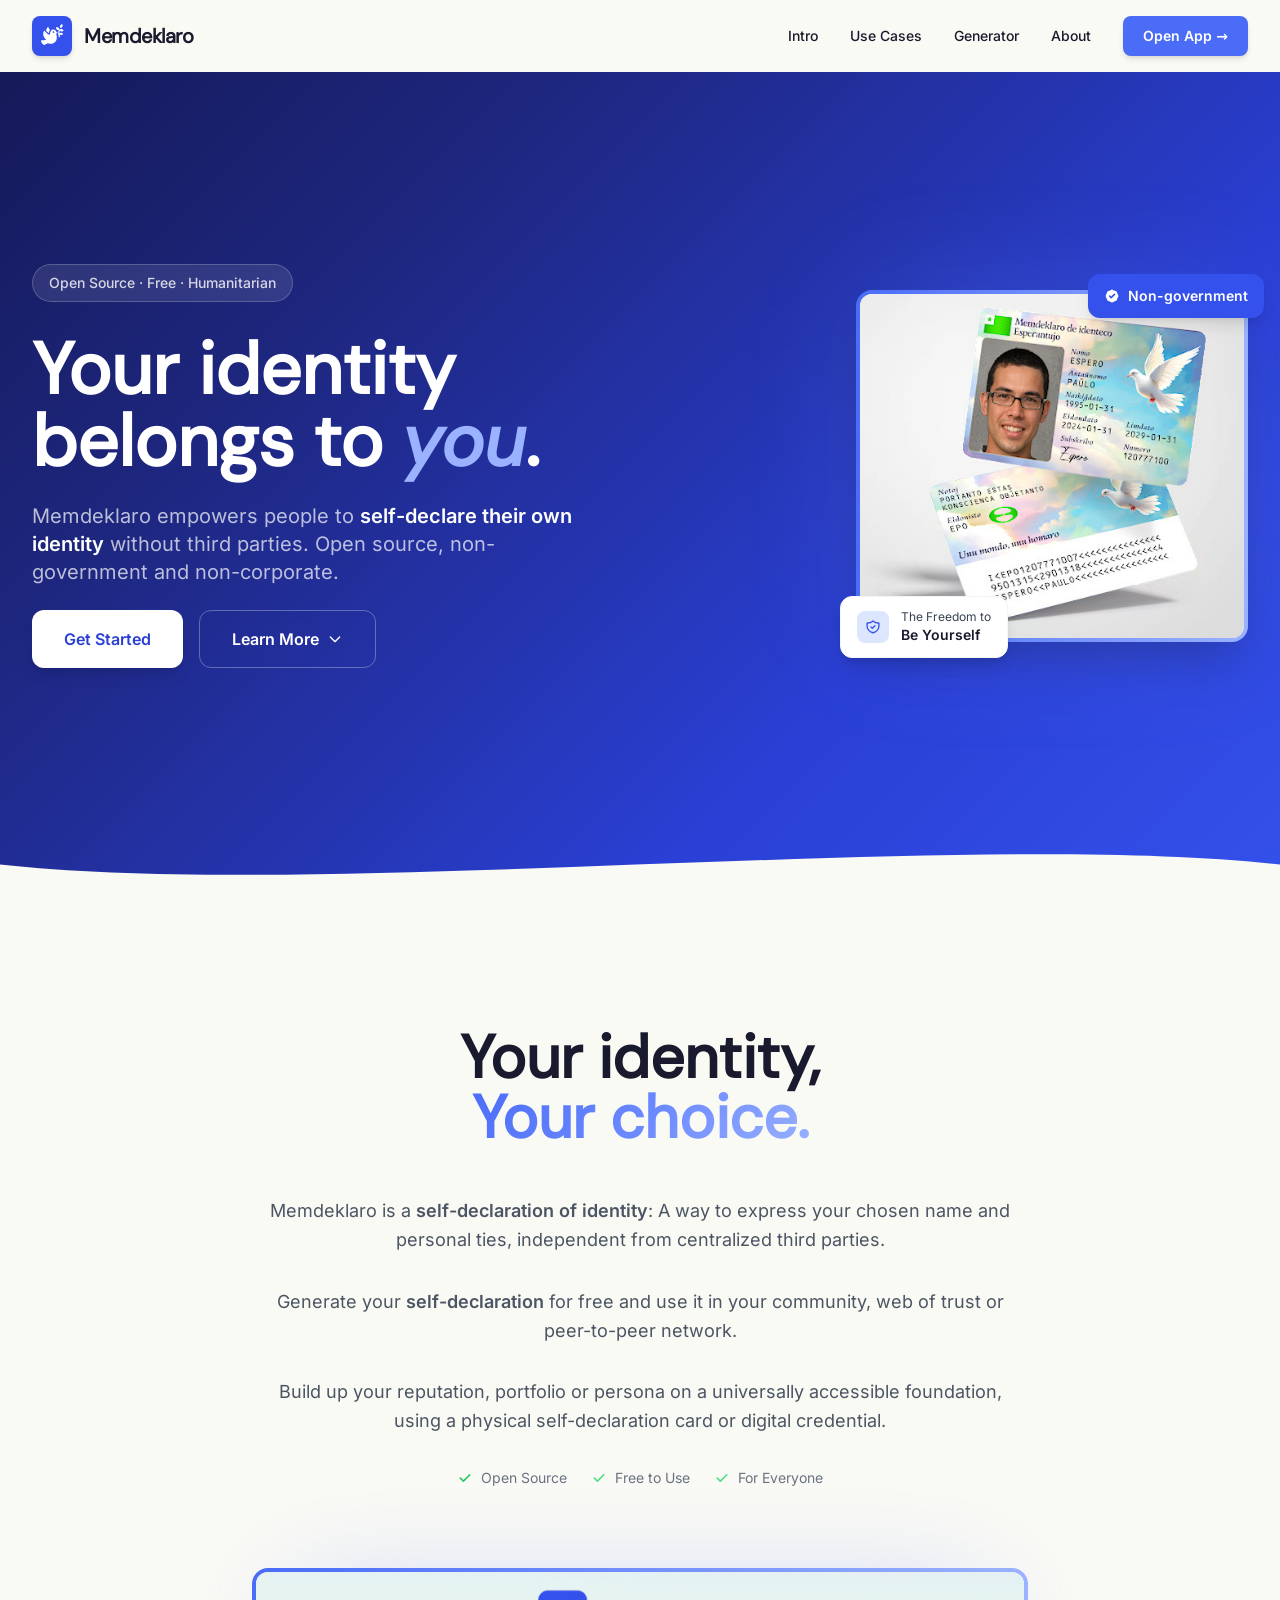
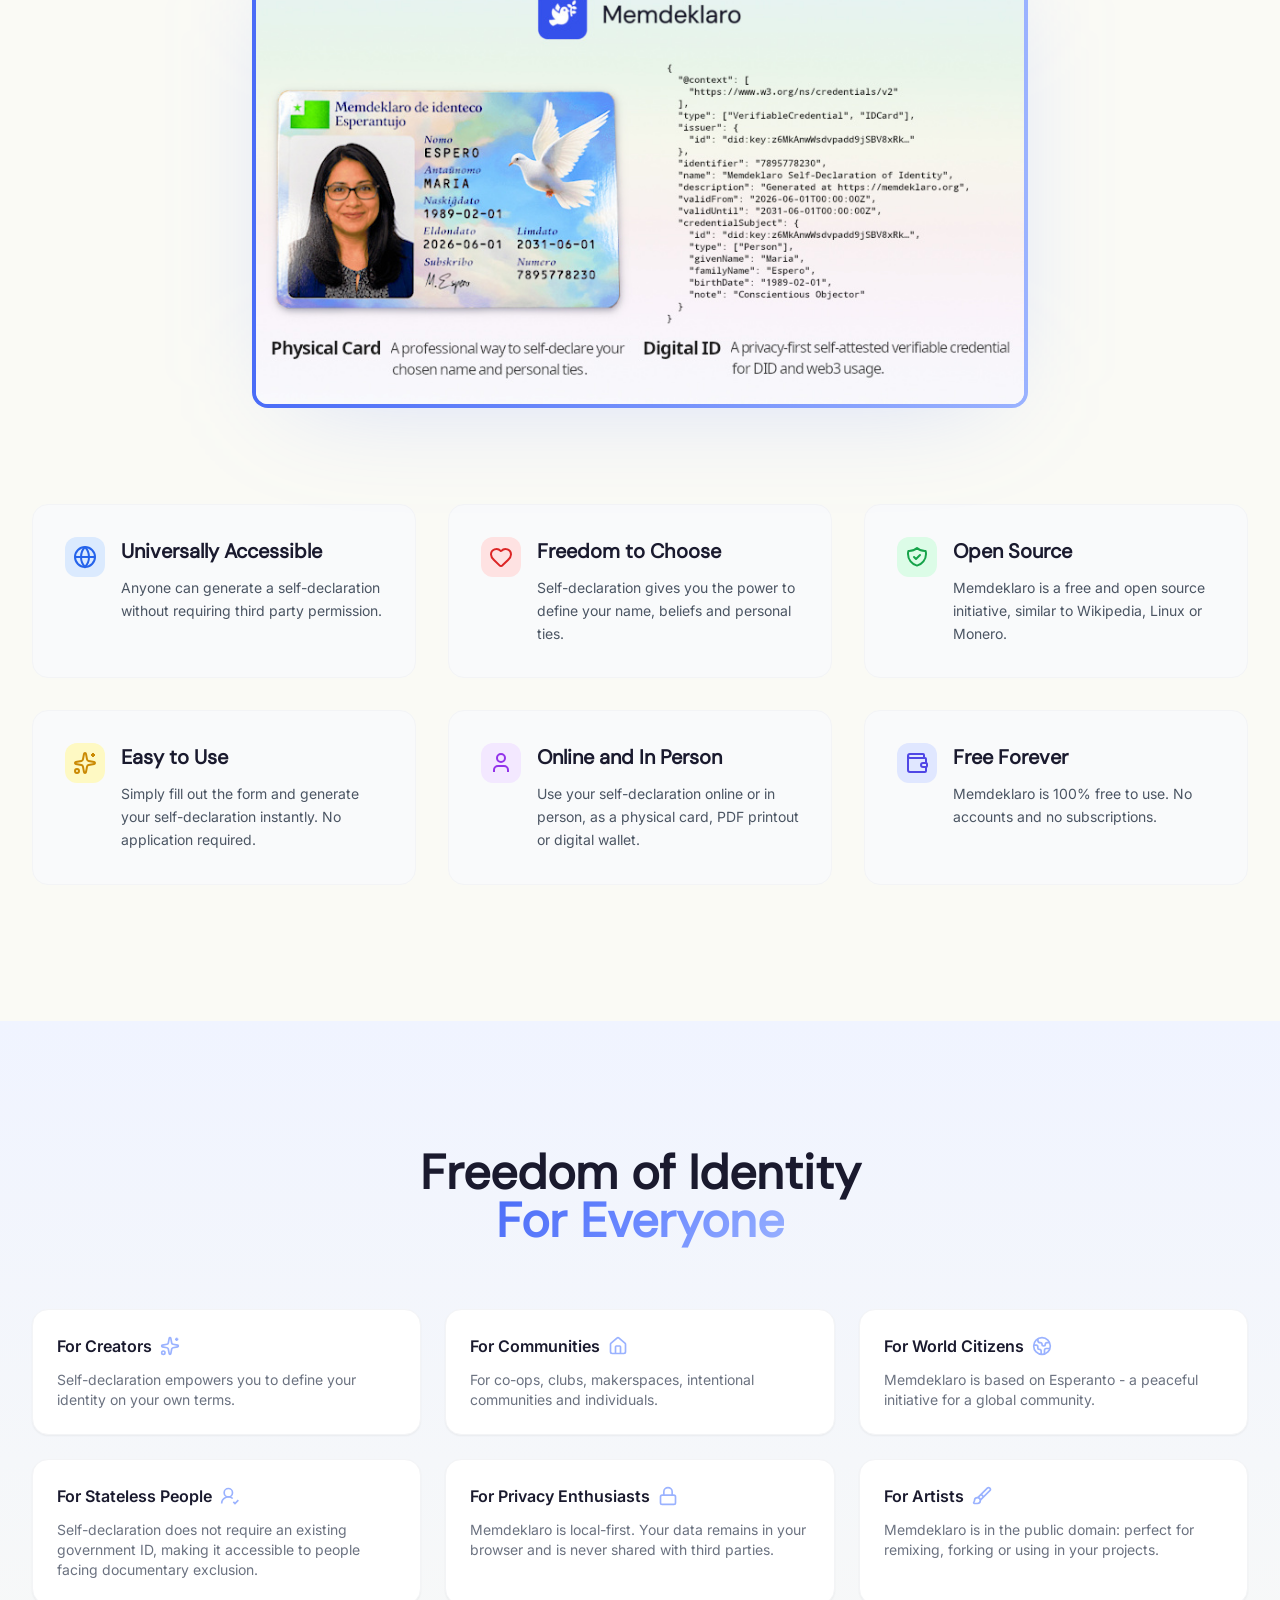
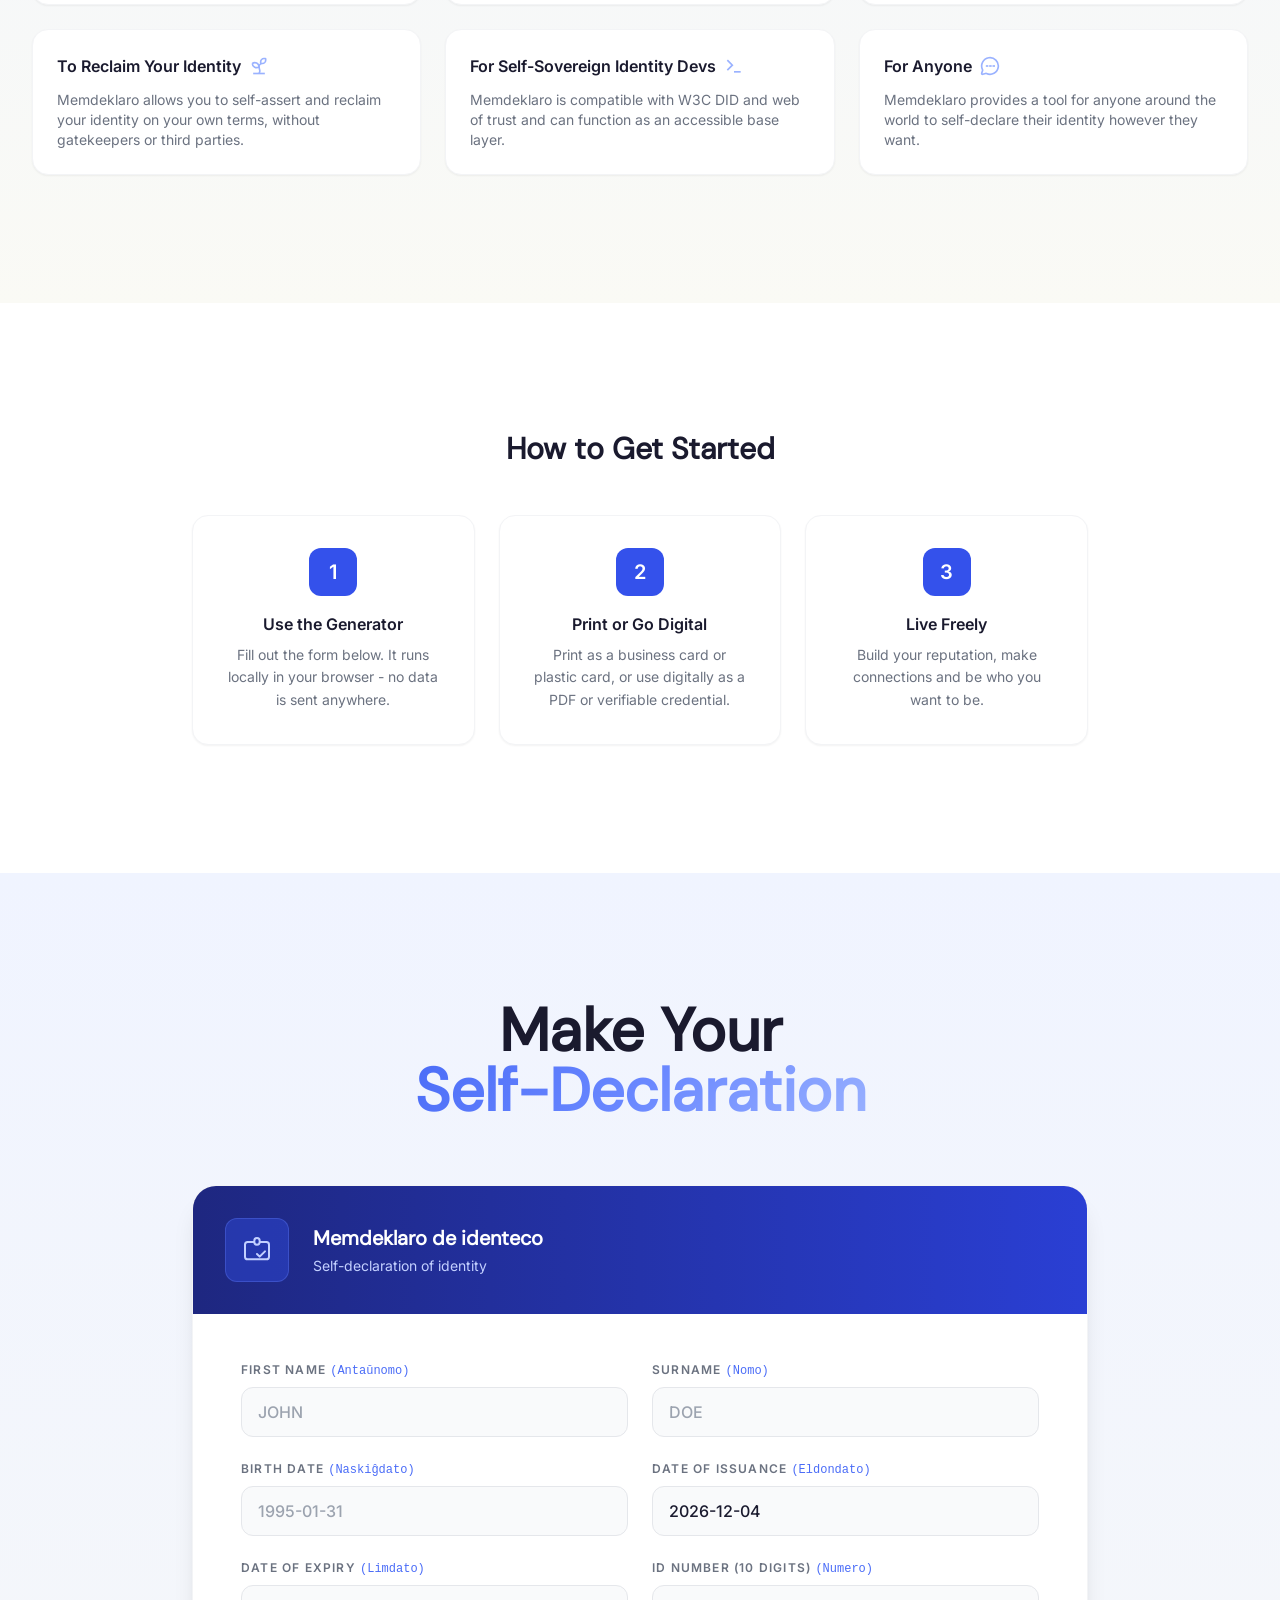
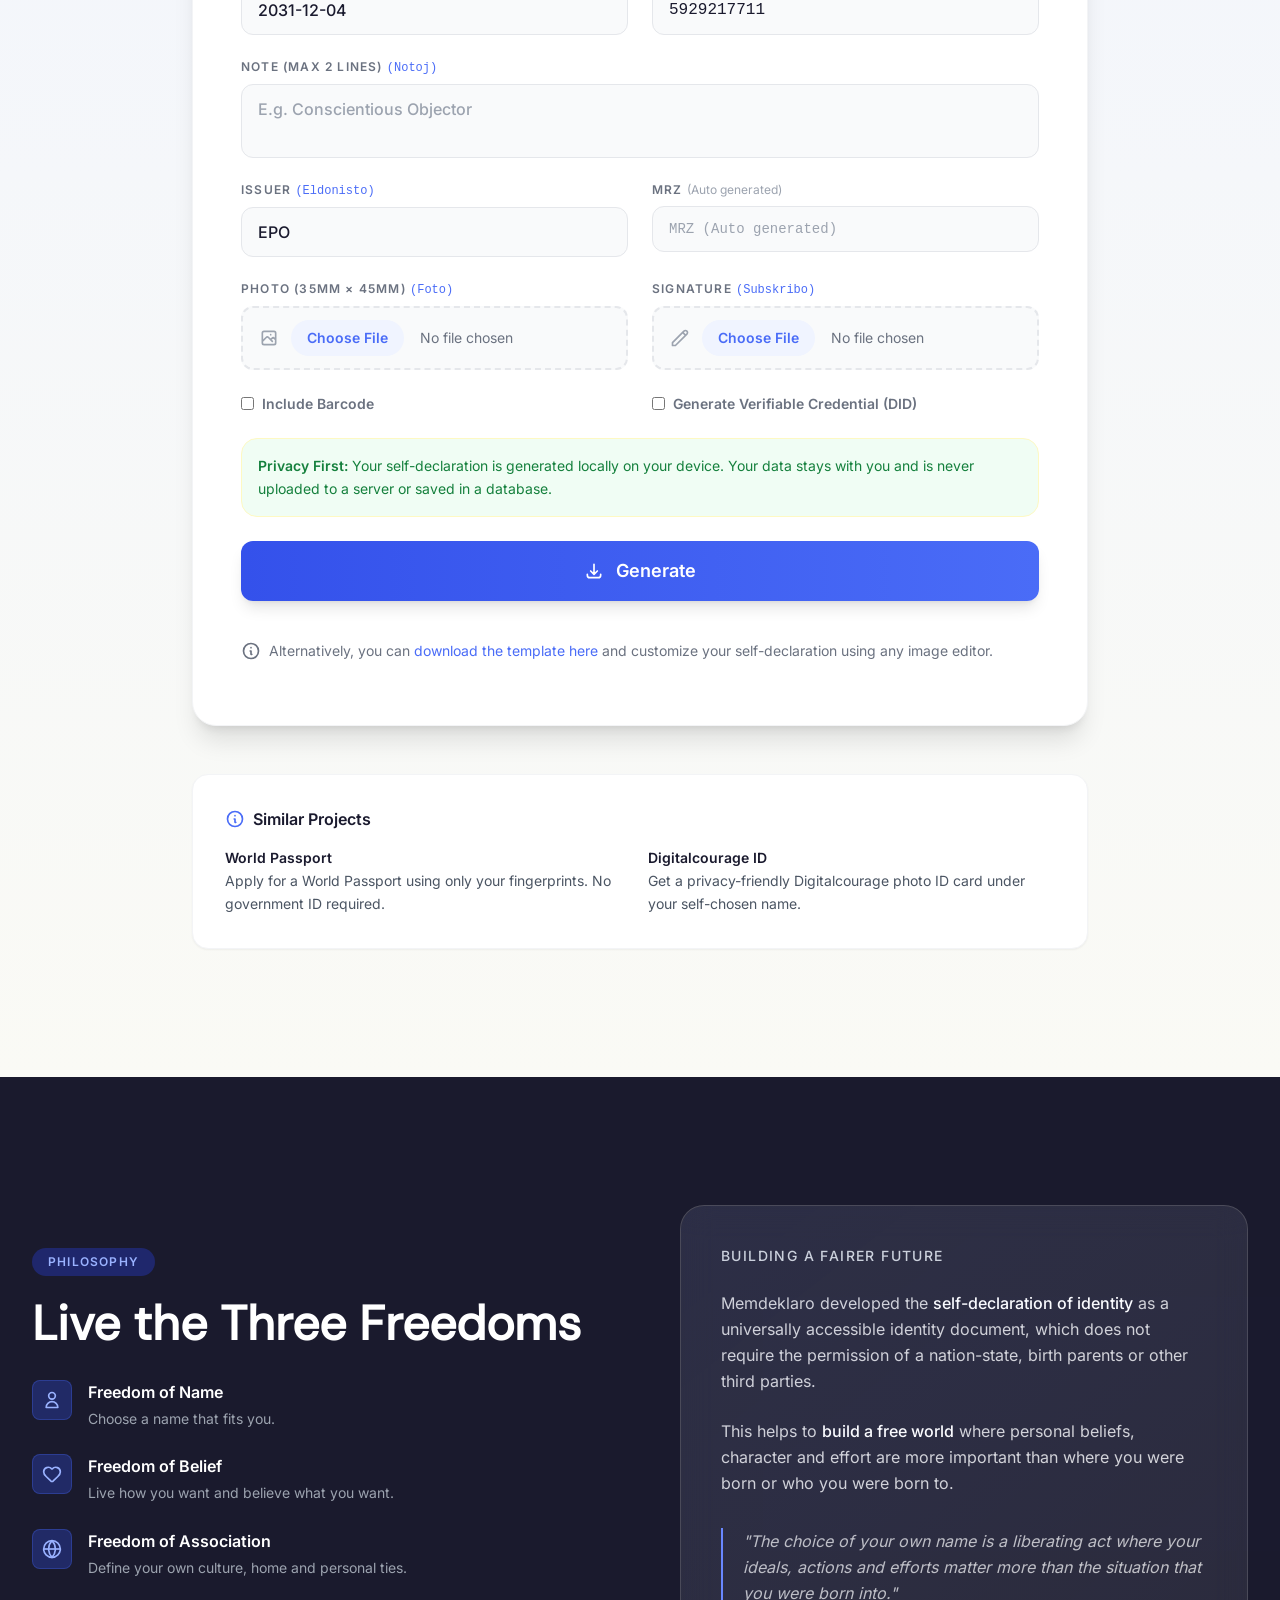
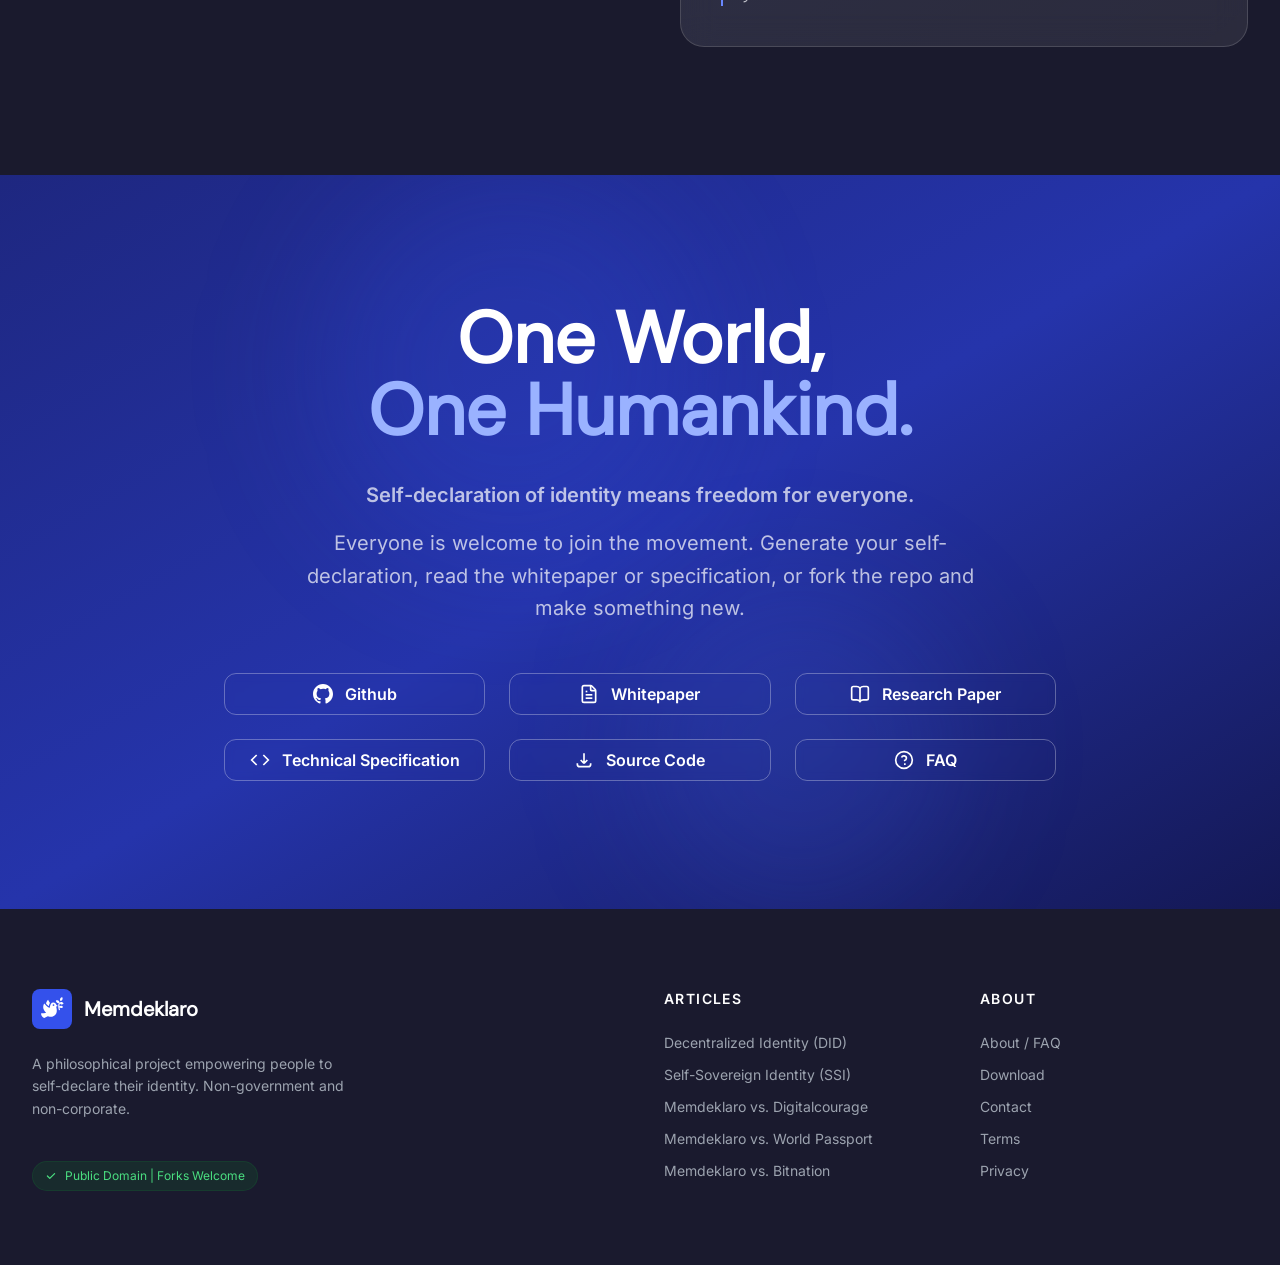
<file: index.html>
<html lang="en">
  <head>
    <meta charset="utf-8">
    <meta name="viewport" content="width=device-width, initial-scale=1">
    <meta name="robots" content="index, follow">
    <title>Memdeklaro - Self-Declaration of Identity</title>
    <meta name="description" content="Memdeklaro - Empowering people to self-declare their own identity without third parties. Open source, non-government and non-corporate.">
    <meta property="og:title" content="Memdeklaro: Self-Declaration of Identity">
    <meta property="og:description" content="Memdeklaro - Empowering people to self-declare their own identity without third parties. Open source, non-government and non-corporate.">
    <meta property="og:image" content="https://memdeklaro.github.io/memdeklaro/img/share.jpg">
    <link rel="canonical" href="https://memdeklaro.org/">
    <link href="https://memdeklaro.github.io/memdeklaro/favicon.png" rel="shortcut icon">
    <link href="https://memdeklaro.github.io/memdeklaro/css/style.css" rel="stylesheet">
  </head>
  <body class="font-sans bg-cream text-ink antialiased">
    <nav class="fixed top-0 left-0 right-0 z-50 transition-all duration-500 bg-cream">
      <div class="max-w-7xl mx-auto px-6 lg:px-8">
        <div class="flex items-center justify-between h-18 py-4">
          <a href="https://memdeklaro.github.io/memdeklaro/" class="flex items-center gap-3 group">
            <div class="relative w-10 h-10 rounded-lg bg-brand-600 flex items-center justify-center shadow-md group-hover:shadow-brand-300/50 transition-shadow duration-300">
              <svg fill="white" stroke="none" class="w-6 h-6" viewBox="0 0 40 40">
                <path d="M37.2317 4.49969C36.4913 5.78214 35.1479 6.49947 33.7664 6.50036C33.0773 5.30374 33.0273 3.78252 33.7674 2.50067C34.5078 1.21821 35.8511 0.500883 37.2326 0.5C37.9217 1.69661 37.9718 3.21783 37.2317 4.49969Z" fill="white"></path>
                <path clip-rule="evenodd" d="M33.0615 10.7135C32.5693 12.0271 32.3346 13.6297 32.3807 15.4463C33.0777 14.8558 33.9797 14.4997 34.9648 14.4997C36.4454 14.4997 37.7381 15.3041 38.4297 16.4998C37.7381 17.6953 36.4455 18.4997 34.965 18.4997C34.0664 18.4997 33.237 18.2034 32.5693 17.7032C32.744 18.9703 33.0381 20.3133 33.4578 21.7122L31.5422 22.287C30.1447 17.6289 29.9658 13.2344 31.2025 9.97435C30.3063 10.1345 29.3508 9.99127 28.5007 9.50042C27.2184 8.7601 26.5011 7.41704 26.5 6.03574C27.6967 5.34622 29.2184 5.29597 30.5005 6.03622C31.7797 6.77478 32.4967 8.11322 32.5011 9.49106C33.4786 8.51609 34.9348 8.07423 36.3643 8.45726C37.7945 8.84047 38.835 9.95212 39.1935 11.2861C38.216 12.2618 36.7593 12.7042 35.3292 12.321C34.3674 12.0633 33.5819 11.4762 33.0615 10.7135ZM32.5012 9.49649L32.5012 9.50018L32.5023 9.50075L32.5012 9.49649Z" fill="white" fill-rule="evenodd"></path>
                <path d="M14.1642 14.8722C12.5378 13.7105 11.1276 12.4211 10.1157 11.4102C10.411 8.39997 11.9206 5.95131 13.4943 4.56836C13.4943 4.56836 14.6544 7.07845 16.6511 9.85287C16.5382 10.014 16.4313 10.1798 16.3298 10.3498C15.5425 11.6683 15.0345 13.3338 14.6404 15.198C14.4861 15.0971 14.3278 14.9891 14.1642 14.8722Z" fill="white"></path>
                <path clip-rule="evenodd" d="M18.502 32.9997C23.502 32.9997 28.002 28.9997 28.002 22.9997C28.002 21.2048 27.7564 19.9613 27.4374 18.3456C27.3012 17.6555 27.1516 16.8975 27.002 15.9997L30.002 14.9997L27.4558 13.3023C26.4452 10.7854 24.8642 8.99972 22.5019 8.99972C18.1713 8.99972 17.082 12.2412 16.1148 18.2786C15.9974 18.2195 15.8792 18.1607 15.7596 18.1013C14.9406 17.6941 14.0632 17.2578 13.0018 16.4997C9.50184 13.9997 7.00193 10.9997 7.00193 10.9997C5.00188 13.9997 4.00195 19.9997 9.00168 24.9997C9.39734 25.3954 9.78234 25.7464 10.1538 26.0578C8.10767 26.7058 5.44022 26.9997 2.00173 26.9997C2.00173 26.9997 1.33529 28.9997 3.00173 31.4997C4.66816 33.9997 7.00156 34.9997 7.00156 34.9997L13.0016 31.9997C13.0016 31.9997 15.002 32.9997 18.502 32.9997ZM27.002 15.8679C26.993 15.9206 26.9923 15.9652 27.002 15.9997V15.8679ZM24.0017 13.4997C24.0017 14.3281 23.3302 14.9997 22.5017 14.9997C21.6733 14.9997 21.0017 14.3281 21.0017 13.4997C21.0017 12.6713 21.6733 11.9997 22.5017 11.9997C23.3302 11.9997 24.0017 12.6713 24.0017 13.4997Z" fill="white" fill-rule="evenodd"></path>
              </svg>
            </div>
            <span class="font-serif font-bold text-xl tracking-tight transition-colors duration-300">
            Memdeklaro
            </span>
          </a>
          <div class="hidden md:flex items-center gap-8">
            <a href="https://memdeklaro.github.io/memdeklaro/#what" class="text-sm font-medium link-underline text-ink duration-200">Intro</a>
            <a href="https://memdeklaro.github.io/memdeklaro/#why" class="text-sm font-medium link-underline text-ink duration-200">Use Cases</a>
            <a href="https://memdeklaro.github.io/memdeklaro/#generator" class="text-sm font-medium link-underline text-ink duration-200">Generator</a>
            <a href="https://memdeklaro.github.io/memdeklaro/#about" class="text-sm font-medium link-underline text-ink duration-200">About</a>
            <a href="https://memdeklaro.github.io/memdeklaro/app/" class="px-5 py-2.5 bg-brand-500 hover:bg-brand-600 text-white text-sm font-semibold rounded-lg transition-all duration-200 shadow-md hover:shadow-brand-500/30">
            Open App →
            </a>
          </div>
        </div>
      </div>
    </nav>
    <section id="hero" class="relative min-h-screen hero-bg flex items-center overflow-hidden">
      <div class="relative max-w-7xl mx-auto px-6 lg:px-8 pt-32 pb-24">
        <div class="grid lg:grid-cols-2 gap-16 items-center">
          <div>
            <div class="inline-flex items-center gap-2 px-4 py-2 bg-white/10 border border-white/20 rounded-full text-white/80 text-sm font-medium mb-8 backdrop-blur-sm">
              Open Source · Free · Humanitarian
            </div>
            <h1 class="font-serif text-5xl lg:text-7xl font-black text-white leading-tight mb-6">
              Your identity<br> belongs to <span class="text-brand-300 italic">you</span>.
            </h1>
            <p class="text-white/70 text-lg lg:text-xl leading-relaxed mb-6 max-w-xl">
              Memdeklaro empowers people to <strong class="text-white">self-declare their own identity</strong> without third parties. Open source, non-government and non-corporate.
            </p>
            <div class="flex flex-col sm:flex-row gap-4">
              <a href="https://memdeklaro.github.io/memdeklaro/#generator" class="inline-flex items-center justify-center gap-2 px-8 py-4 bg-white text-brand-700 font-bold rounded-xl hover:bg-brand-50 transition-all duration-200 shadow-lg hover:shadow-white/20 text-base">
                Get Started
              </a>
              <a href="https://memdeklaro.github.io/memdeklaro/#what" class="inline-flex items-center justify-center gap-2 px-8 py-4 border border-white/30 text-white font-semibold rounded-xl hover:bg-white/10 transition-all duration-200 backdrop-blur-sm text-base">
                Learn More
                <svg class="w-4 h-4" fill="none" stroke="currentColor" viewBox="0 0 24 24">
                  <path stroke-linecap="round" stroke-linejoin="round" stroke-width="2" d="M19 9l-7 7-7-7"></path>
                </svg>
              </a>
            </div>
          </div>
          <div class="flex justify-center lg:justify-end">
            <div class="relative">
              <div class="absolute inset-0 bg-brand-400/30 blur-3xl rounded-3xl scale-90"></div>
              <div class="relative p-1 rounded-2xl shimmer-border shadow-2xl">
                <div class="bg-white rounded-xl overflow-hidden">
                  <img src="https://memdeklaro.github.io/memdeklaro/img/example.jpg" alt="Example Memdeklaro self-declaration" class="w-full max-w-sm object-contain">
                </div>
              </div>
              <div class="absolute -bottom-4 -left-4 bg-white rounded-xl px-4 py-3 shadow-lg border border-gray-100 flex items-center gap-3">
                <div class="w-8 h-8 bg-brand-100 rounded-lg flex items-center justify-center">
                  <svg class="w-4 h-4 text-brand-600" fill="none" stroke="currentColor" viewBox="0 0 24 24">
                    <path stroke-linecap="round" stroke-linejoin="round" stroke-width="2" d="M9 12l2 2 4-4m5.618-4.016A11.955 11.955 0 0112 2.944a11.955 11.955 0 01-8.618 3.04A12.02 12.02 0 003 9c0 5.591 3.824 10.29 9 11.622 5.176-1.332 9-6.03 9-11.622 0-1.042-.133-2.052-.382-3.016z"></path>
                  </svg>
                </div>
                <div>
                  <p class="text-xs text-gray-700">The Freedom to</p>
                  <p class="text-sm font-bold text-ink">Be Yourself</p>
                </div>
              </div>
              <div class="absolute -top-4 -right-4 bg-brand-600 rounded-xl px-4 py-3 shadow-lg flex items-center gap-2">
                <svg class="w-4 h-4 text-white" fill="currentColor" viewBox="0 0 20 20">
                  <path fill-rule="evenodd" d="M6.267 3.455a3.066 3.066 0 001.745-.723 3.066 3.066 0 013.976 0 3.066 3.066 0 001.745.723 3.066 3.066 0 012.812 2.812c.051.643.304 1.254.723 1.745a3.066 3.066 0 010 3.976 3.066 3.066 0 00-.723 1.745 3.066 3.066 0 01-2.812 2.812 3.066 3.066 0 00-1.745.723 3.066 3.066 0 01-3.976 0 3.066 3.066 0 00-1.745-.723 3.066 3.066 0 01-2.812-2.812 3.066 3.066 0 00-.723-1.745 3.066 3.066 0 010-3.976 3.066 3.066 0 00.723-1.745 3.066 3.066 0 012.812-2.812zm7.44 5.252a1 1 0 00-1.414-1.414L9 10.586 7.707 9.293a1 1 0 00-1.414 1.414l2 2a1 1 0 001.414 0l4-4z" clip-rule="evenodd"></path>
                </svg>
                <p class="text-sm font-bold text-white">Non-government</p>
              </div>
            </div>
          </div>
        </div>
      </div>
      <div class="absolute bottom-0 left-0 right-0  wave-divider">
        <svg viewBox="0 0 1440 80" xmlns="http://www.w3.org/2000/svg" preserveAspectRatio="none">
          <path d="M0,40 C360,80 1080,0 1440,40 L1440,80 L0,80 Z" fill="#fafaf5"></path>
        </svg>
      </div>
    </section>
    <section id="what" class="py-32 bg-cream">
      <div class="max-w-7xl mx-auto px-6 lg:px-8">
        <div class="max-w-3xl mx-auto text-center mb-16 mb-20">
          <h2 class="font-serif text-4xl lg:text-6xl font-black text-ink mb-12 leading-tight">
            Your identity,<br> <span class="gradient-text">Your choice.</span>
          </h2>
          <p class="text-gray-600 text-lg leading-relaxed mb-8">
            Memdeklaro is a <b>self-declaration of identity</b>: A way to express your chosen name and personal ties, independent from centralized third parties.
          </p>
          <p class="text-gray-600 text-lg leading-relaxed mb-8">
            Generate your <b>self-declaration</b> for free and use it in your community, web of trust or peer-to-peer network.
          </p>
          <p class="text-gray-600 text-lg leading-relaxed mb-8">
            Build up your reputation, portfolio or persona on a universally accessible foundation, using a physical self-declaration card or digital credential.
          </p>
<div class="mt-4 flex flex-wrap justify-center gap-6 text-gray-500 text-sm">
            <div class="flex items-center gap-2">
              <svg fill="currentColor" viewBox="0 0 20 20" class="w-4 h-4 text-green-500">
                <path fill-rule="evenodd" d="M16.707 5.293a1 1 0 010 1.414l-8 8a1 1 0 01-1.414 0l-4-4a1 1 0 011.414-1.414L8 12.586l7.293-7.293a1 1 0 011.414 0z" clip-rule="evenodd"></path>
              </svg>
              Open Source
            </div>
            <div class="flex items-center gap-2">
              <svg class="w-4 h-4 text-green-400" fill="currentColor" viewBox="0 0 20 20">
                <path fill-rule="evenodd" d="M16.707 5.293a1 1 0 010 1.414l-8 8a1 1 0 01-1.414 0l-4-4a1 1 0 011.414-1.414L8 12.586l7.293-7.293a1 1 0 011.414 0z" clip-rule="evenodd"></path>
              </svg>
              Free to Use
            </div>
            <div class="flex items-center gap-2">
              <svg class="w-4 h-4 text-green-400" fill="currentColor" viewBox="0 0 20 20">
                <path fill-rule="evenodd" d="M16.707 5.293a1 1 0 010 1.414l-8 8a1 1 0 01-1.414 0l-4-4a1 1 0 011.414-1.414L8 12.586l7.293-7.293a1 1 0 011.414 0z" clip-rule="evenodd"></path>
              </svg>
              For Everyone
            </div>
          </div>
        </div>
        <div class="flex justify-center mb-24">
          <div class="relative">
            <div class="absolute inset-0 bg-brand-400/30 blur-3xl rounded-3xl scale-90"></div>
            <div class="relative p-1 rounded-2xl shimmer-border">
              <div class="bg-white rounded-xl overflow-hidden">
                <img src="https://memdeklaro.github.io/memdeklaro/img/example2.jpg" alt="Example of physical and digital declarations" class="w-full max-w-3xl object-contain">
              </div>
            </div>
          </div>
        </div>
        <div class="grid lg:grid-cols-3 gap-8 mb-2">
          <div class="card-hover bg-gray-50 rounded-2xl p-8 border border-gray-100 flex gap-4 items-start">
            <div class="bg-blue-100 rounded-xl p-2">
              <svg class="w-6 h-6 text-blue-600" fill="none" stroke="currentColor" stroke-width="2" viewBox="0 0 24 24">
                <circle cx="12" cy="12" r="10"></circle>
                <path d="M12 2a14.5 14.5 0 0 0 0 20 14.5 14.5 0 0 0 0-20"></path>
                <path d="M2 12h20"></path>
              </svg>
            </div>
           <div>
            <h3 class="font-serif text-xl font-bold text-ink mb-3">Universally Accessible</h3>
            <p class="text-gray-600 text-sm leading-relaxed">Anyone can generate a self-declaration without requiring third party permission.</p>
          </div>
          </div>
          <div class="card-hover bg-gray-50 rounded-2xl p-8 border border-gray-100 flex gap-4 items-start">
            <div class="bg-red-100 rounded-xl p-2">
              <svg class="w-6 h-6 text-red-600" fill="none" stroke="currentColor" stroke-width="2" viewBox="0 0 24 24">
                <path d="M2 9.5a5.5 5.5 0 0 1 9.591-3.676.56.56 0 0 0 .818 0A5.49 5.49 0 0 1 22 9.5c0 2.29-1.5 4-3 5.5l-5.492 5.313a2 2 0 0 1-3 .019L5 15c-1.5-1.5-3-3.2-3-5.5"></path>
              </svg>
            </div>
          <div>
            <h3 class="font-serif text-xl font-bold text-ink mb-3">Freedom to Choose</h3>
            <p class="text-gray-600 text-sm leading-relaxed">Self-declaration gives you the power to define your name, beliefs and personal ties.</p>
          </div>
          </div>
          <div class="card-hover bg-gray-50 rounded-2xl p-8 border border-gray-100 flex gap-4 items-start">
            <div class="bg-green-100 rounded-xl p-2">
              <svg class="w-6 h-6 text-green-600" fill="none" stroke="currentColor" stroke-width="2" viewBox="0 0 24 24">
                <path stroke-linecap="round" stroke-linejoin="round" stroke-width="2" d="M9 12l2 2 4-4m5.618-4.016A11.955 11.955 0 0112 2.944a11.955 11.955 0 01-8.618 3.04A12.02 12.02 0 003 9c0 5.591 3.824 10.29 9 11.622 5.176-1.332 9-6.03 9-11.622 0-1.042-.133-2.052-.382-3.016z"></path>
              </svg>
            </div>
          <div>
            <h3 class="font-serif text-xl font-bold text-ink mb-3">Open Source</h3>
            <p class="text-gray-600 text-sm leading-relaxed">Memdeklaro is a free and open source initiative, similar to Wikipedia, Linux or Monero.</p>
          </div>
          </div>
          <div class="card-hover bg-gray-50 rounded-2xl p-8 border border-gray-100 flex gap-4 items-start">
            <div class="bg-yellow-100 rounded-xl p-2">
              <svg class="w-6 h-6 text-yellow-600" fill="none" stroke="currentColor" stroke-width="2" viewBox="0 0 24 24">
                <path d="M11.017 2.814a1 1 0 0 1 1.966 0l1.051 5.558a2 2 0 0 0 1.594 1.594l5.558 1.051a1 1 0 0 1 0 1.966l-5.558 1.051a2 2 0 0 0-1.594 1.594l-1.051 5.558a1 1 0 0 1-1.966 0l-1.051-5.558a2 2 0 0 0-1.594-1.594l-5.558-1.051a1 1 0 0 1 0-1.966l5.558-1.051a2 2 0 0 0 1.594-1.594z"></path><path d="M20 2v4"></path><path d="M22 4h-4"></path><circle cx="4" cy="20" r="2"></circle>
              </svg>
            </div>
          <div>
            <h3 class="font-serif text-xl font-bold text-ink mb-3">Easy to Use</h3>
            <p class="text-gray-600 text-sm leading-relaxed">Simply fill out the form and generate your self-declaration instantly. No application required.</p>
          </div>
          </div>
          <div class="card-hover bg-gray-50 rounded-2xl p-8 border border-gray-100 flex gap-4 items-start">
            <div class="bg-purple-100 rounded-xl p-2">
              <svg class="w-6 h-6 text-purple-600" fill="none" stroke="currentColor" stroke-width="2" viewBox="0 0 24 24">
                <path d="M19 21v-2a4 4 0 0 0-4-4H9a4 4 0 0 0-4 4v2"></path><circle cx="12" cy="7" r="4"></circle>
              </svg>
            </div>
          <div>
            <h3 class="font-serif text-xl font-bold text-ink mb-3">Online and In Person</h3>
            <p class="text-gray-600 text-sm leading-relaxed">Use your self-declaration online or in person, as a physical card, PDF printout or digital wallet.</p>
          </div>
          </div>
          <div class="card-hover bg-gray-50 rounded-2xl p-8 border border-gray-100 flex gap-4 items-start">
            <div class="bg-indigo-100 rounded-xl p-2">
              <svg class="w-6 h-6 text-indigo-600" fill="none" stroke="currentColor" stroke-width="2" viewBox="0 0 24 24">
                <path d="M19 7V4a1 1 0 0 0-1-1H5a2 2 0 0 0 0 4h15a1 1 0 0 1 1 1v4h-3a2 2 0 0 0 0 4h3a1 1 0 0 0 1-1v-2a1 1 0 0 0-1-1"></path><path d="M3 5v14a2 2 0 0 0 2 2h15a1 1 0 0 0 1-1v-4"></path>
              </svg>
            </div>
          <div>
            <h3 class="font-serif text-xl font-bold text-ink mb-3">Free Forever</h3>
            <p class="text-gray-600 text-sm leading-relaxed">Memdeklaro is 100% free to use. No accounts and no subscriptions.</p>
          </div>
          </div>
        </div>
      </div>
    </section>
    <section id="why" class="py-32 bg-gradient-to-b from-brand-50 to-cream">
      <div class="max-w-7xl mx-auto px-6 lg:px-8">
        <div class="max-w-3xl mx-auto text-center mb-16">
          <h2 class="font-serif text-4xl lg:text-5xl font-black text-ink mb-6 leading-tight">
            Freedom of Identity<br> <span class="gradient-text"> For Everyone</span>
          </h2>
        </div>
        <div class="grid md:grid-cols-2 lg:grid-cols-3 gap-6">
          <div class="card-hover bg-white rounded-2xl p-6 border border-gray-100 shadow-sm flex flex-col gap-3">
            <p class="font-semibold text-ink flex gap-2 items-center">
              For Creators
              <svg class="w-5 h-5 text-brand-300" stroke="currentColor" stroke-width="2" fill="none" viewBox="0 0 24 24">
                <path d="M11.017 2.814a1 1 0 0 1 1.966 0l1.051 5.558a2 2 0 0 0 1.594 1.594l5.558 1.051a1 1 0 0 1 0 1.966l-5.558 1.051a2 2 0 0 0-1.594 1.594l-1.051 5.558a1 1 0 0 1-1.966 0l-1.051-5.558a2 2 0 0 0-1.594-1.594l-5.558-1.051a1 1 0 0 1 0-1.966l5.558-1.051a2 2 0 0 0 1.594-1.594z"></path><path d="M20 2v4"></path><path d="M22 4h-4"></path><circle cx="4" cy="20" r="2"></circle>
              </svg>
            </p>
            <p class="text-gray-500 text-sm flex-1">Self-declaration empowers you to define your identity on your own terms.</p>
          </div>
          <div class="card-hover bg-white rounded-2xl p-6 border border-gray-100 shadow-sm flex flex-col gap-3">
            <p class="font-semibold text-ink flex gap-2 items-center">
              For Communities
              <svg class="w-5 h-5 text-brand-300" stroke="currentColor" stroke-width="2" fill="none" viewBox="0 0 24 24">
                <path d="M15 21v-8a1 1 0 0 0-1-1h-4a1 1 0 0 0-1 1v8"/><path d="M3 10a2 2 0 0 1 .709-1.528l7-6a2 2 0 0 1 2.582 0l7 6A2 2 0 0 1 21 10v9a2 2 0 0 1-2 2H5a2 2 0 0 1-2-2z"/>
              </svg>
            </p>
            <p class="text-gray-500 text-sm flex-1">For co-ops, clubs, makerspaces, intentional communities and individuals.</p>
          </div>
          <div class="card-hover bg-white rounded-2xl p-6 border border-gray-100 shadow-sm flex flex-col gap-3">
            <p class="font-semibold text-ink flex gap-2 items-center">
              For World Citizens
              <svg class="w-5 h-5 text-brand-300" stroke="currentColor" stroke-width="2" fill="none" viewBox="0 0 24 24">
                <path d="M21.54 15H17a2 2 0 0 0-2 2v4.54"/><path d="M7 3.34V5a3 3 0 0 0 3 3a2 2 0 0 1 2 2c0 1.1.9 2 2 2a2 2 0 0 0 2-2c0-1.1.9-2 2-2h3.17"/><path d="M11 21.95V18a2 2 0 0 0-2-2a2 2 0 0 1-2-2v-1a2 2 0 0 0-2-2H2.05"/><circle cx="12" cy="12" r="10"/>
              </svg>
            </p>
            <p class="text-gray-500 text-sm flex-1">Memdeklaro is based on Esperanto - a peaceful initiative for a global community.</p>
          </div>
          <div class="card-hover bg-white rounded-2xl p-6 border border-gray-100 shadow-sm flex flex-col gap-3">
            <p class="font-semibold text-ink flex gap-2 items-center">
              For Stateless People
              <svg class="w-5 h-5 text-brand-300" stroke="currentColor" stroke-width="2" fill="none" viewBox="0 0 24 24">
                <path d="M2 21a8 8 0 0 1 13.292-6"/><circle cx="10" cy="8" r="5"/><path d="m16 19 2 2 4-4"/>
              </svg>
            </p>
            <p class="text-gray-500 text-sm flex-1">Self-declaration does not require an existing government ID, making it accessible to people facing documentary exclusion.</p>
          </div>
          <div class="card-hover bg-white rounded-2xl p-6 border border-gray-100 shadow-sm flex flex-col gap-3">
            <p class="font-semibold text-ink flex gap-2 items-center">
              For Privacy Enthusiasts
              <svg class="w-5 h-5 text-brand-300" stroke="currentColor" stroke-width="2" fill="none" viewBox="0 0 24 24">
                <rect width="18" height="11" x="3" y="11" rx="2" ry="2"/><path d="M7 11V7a5 5 0 0 1 10 0v4"/>
              </svg>
            </p>
            <p class="text-gray-500 text-sm flex-1">Memdeklaro is local-first. Your data remains in your browser and is never shared with third parties.</p>
          </div>
          <div class="card-hover bg-white rounded-2xl p-6 border border-gray-100 shadow-sm flex flex-col gap-3">
            <p class="font-semibold text-ink flex gap-2 items-center">
              For Artists
              <svg class="w-5 h-5 text-brand-300" stroke="currentColor" stroke-width="2" fill="none" viewBox="0 0 24 24">
                <path d="m11 10 3 3"/><path d="M6.5 21A3.5 3.5 0 1 0 3 17.5a2.62 2.62 0 0 1-.708 1.792A1 1 0 0 0 3 21z"/><path d="M9.969 17.031 21.378 5.624a1 1 0 0 0-3.002-3.002L6.967 14.031"/>
              </svg>
            </p>
            <p class="text-gray-500 text-sm flex-1">Memdeklaro is in the public domain: perfect for remixing, forking or using in your projects.</p>
          </div>
          <div class="card-hover bg-white rounded-2xl p-6 border border-gray-100 shadow-sm flex flex-col gap-3">
            <p class="font-semibold text-ink flex gap-2 items-center">
              To Reclaim Your Identity
              <svg class="w-5 h-5 text-brand-300" stroke="currentColor" stroke-width="2" fill="none" viewBox="0 0 24 24">
                <path d="M14 9.536V7a4 4 0 0 1 4-4h1.5a.5.5 0 0 1 .5.5V5a4 4 0 0 1-4 4 4 4 0 0 0-4 4c0 2 1 3 1 5a5 5 0 0 1-1 3"/><path d="M4 9a5 5 0 0 1 8 4 5 5 0 0 1-8-4"/><path d="M5 21h14"/>
              </svg>
            </p>
            <p class="text-gray-500 text-sm flex-1">Memdeklaro allows you to self-assert and reclaim your identity on your own terms, without gatekeepers or third parties.</p>
          </div>
          <div class="card-hover bg-white rounded-2xl p-6 border border-gray-100 shadow-sm flex flex-col gap-3">
            <p class="font-semibold text-ink flex gap-2 items-center">
              For Self-Sovereign Identity Devs
              <svg class="w-5 h-5 text-brand-300" stroke="currentColor" stroke-width="2" fill="none" viewBox="0 0 24 24">
                <path d="M12 19h8"/><path d="m4 17 6-6-6-6"/>
              </svg>
            </p>
            <p class="text-gray-500 text-sm flex-1">Memdeklaro is compatible with W3C DID and web of trust and can function as an accessible base layer.</p>
          </div>
          <div class="card-hover bg-white rounded-2xl p-6 border border-gray-100 shadow-sm flex flex-col gap-3">
            <p class="font-semibold text-ink flex gap-2 items-center">
              For Anyone
              <svg class="w-5 h-5 text-brand-300" stroke="currentColor" stroke-width="2" fill="none" viewBox="0 0 24 24">
                <path d="M2.992 16.342a2 2 0 0 1 .094 1.167l-1.065 3.29a1 1 0 0 0 1.236 1.168l3.413-.998a2 2 0 0 1 1.099.092 10 10 0 1 0-4.777-4.719"/><path d="M7 12h.01 3"/><path d="M11 12h.01 3"/><path d="M15 12h.01 3"/>
              </svg>
            </p>
            <p class="text-gray-500 text-sm flex-1">Memdeklaro provides a tool for anyone around the world to self-declare their identity however they want.</p>
          </div>
        </div>
      </div>
    </section>
    <section id="how" class="py-32 bg-white">
<div class="max-w-4xl mx-auto">
          <h2 class="font-serif text-3xl font-bold text-ink text-center mb-12">How to Get Started</h2>
          <div class="grid md:grid-cols-3 gap-6">
            <div class="text-center p-8 bg-white rounded-2xl shadow-sm border border-gray-100 card-hover">
              <div class="w-12 h-12 bg-brand-600 rounded-xl text-white font-bold text-xl flex items-center justify-center mx-auto mb-4">1</div>
              <h4 class="font-semibold text-ink mb-2">Use the Generator</h4>
              <p class="text-gray-500 text-sm leading-relaxed">Fill out the form below. It runs locally in your browser - no data is sent anywhere.</p>
            </div>
            <div class="text-center p-8 bg-white rounded-2xl shadow-sm border border-gray-100 card-hover">
              <div class="w-12 h-12 bg-brand-600 rounded-xl text-white font-bold text-xl flex items-center justify-center mx-auto mb-4">2</div>
              <h4 class="font-semibold text-ink mb-2">Print or Go Digital</h4>
              <p class="text-gray-500 text-sm leading-relaxed">Print as a business card or plastic card, or use digitally as a PDF or verifiable credential.</p>
            </div>
            <div class="text-center p-8 bg-white rounded-2xl shadow-sm border border-gray-100 card-hover">
              <div class="w-12 h-12 bg-brand-600 rounded-xl text-white font-bold text-xl flex items-center justify-center mx-auto mb-4">3</div>
              <h4 class="font-semibold text-ink mb-2">Live Freely</h4>
              <p class="text-gray-500 text-sm leading-relaxed">Build your reputation, make connections and be who you want to be.</p>
            </div>
          </div>
        </div>
</section>
    <section id="generator" class="py-32 bg-gradient-to-b from-brand-50 to-cream">
      <div class="max-w-7xl mx-auto px-6 lg:px-8">
        <div class="max-w-3xl mx-auto text-center mb-16">
          <h2 class="font-serif text-4xl lg:text-6xl font-black text-ink mb-6 leading-tight">
            Make Your<br> <span class="gradient-text">Self-Declaration</span>
          </h2>
          </div>
        </div>
        <div class="max-w-4xl mx-auto">
          <div class="bg-white rounded-3xl shadow-xl border border-gray-100 overflow-hidden">
            <div class="bg-gradient-to-r from-brand-900 to-brand-700 p-8 flex items-center gap-6">
              <div class="flex-shrink-0">
                <div class="w-16 h-16 bg-brand-600/40 rounded-xl flex items-center justify-center border border-brand-400/30">
                  <svg class="w-8 h-8 text-brand-200" fill="none" stroke="currentColor" viewBox="0 0 24 24">
                    <path stroke-linecap="round" stroke-linejoin="round" stroke-width="1.5" d="M10 6H5a2 2 0 00-2 2v9a2 2 0 002 2h14a2 2 0 002-2V8a2 2 0 00-2-2h-5m-4 0V5a2 2 0 114 0v1m-4 0a2 2 0 104 0m-2 9l2 2 4-4"></path>
                  </svg>
                </div>
              </div>
              <div>
                <h3 class="text-white font-serif text-xl font-bold">Memdeklaro de identeco</h3>
                <p class="text-brand-200 text-sm mt-1">Self-declaration of identity</p>
              </div>
            </div>
            <div class="p-8 lg:p-12">
              <form class="grid md:grid-cols-2 gap-6">
                <div>
                  <label for="first_name" class="block text-xs font-bold text-gray-500 uppercase tracking-widest mb-2">First name <span class="text-brand-500 font-mono normal-case tracking-normal font-normal">(Antaŭnomo)</span></label>
                  <input id="first_name" type="text" placeholder="JOHN" class="w-full px-4 py-3 border border-gray-200 rounded-xl text-ink font-medium focus:outline-none focus:ring-2 focus:ring-brand-400 focus:border-transparent transition-all duration-200 bg-gray-50 hover:bg-white">
                </div>
                <div>
                  <label for="surname" class="block text-xs font-bold text-gray-500 uppercase tracking-widest mb-2">Surname <span class="text-brand-500 font-mono normal-case tracking-normal font-normal">(Nomo)</span></label>
                  <input id="surname" type="text" placeholder="DOE" class="w-full px-4 py-3 border border-gray-200 rounded-xl text-ink font-medium focus:outline-none focus:ring-2 focus:ring-brand-400 focus:border-transparent transition-all duration-200 bg-gray-50 hover:bg-white">
                </div>
                <div>
                  <label for="birth_date" class="block text-xs font-bold text-gray-500 uppercase tracking-widest mb-2">Birth date <span class="text-brand-500 font-mono normal-case tracking-normal font-normal">(Naskiĝdato)</span></label>
                  <input id="birth_date" class="w-full px-4 py-3 border border-gray-200 rounded-xl text-ink font-medium focus:outline-none focus:ring-2 focus:ring-brand-400 focus:border-transparent transition-all duration-200 bg-gray-50 hover:bg-white" type="text" placeholder="1995-01-31">
                </div>
                <div>
                  <label for="issued" class="block text-xs font-bold text-gray-500 uppercase tracking-widest mb-2">Date of issuance <span class="text-brand-500 font-mono normal-case tracking-normal font-normal">(Eldondato)</span></label>
                  <input id="issued" class="w-full px-4 py-3 border border-gray-200 rounded-xl text-ink font-medium focus:outline-none focus:ring-2 focus:ring-brand-400 focus:border-transparent transition-all duration-200 bg-gray-50 hover:bg-white" type="input" placeholder="2026-02-28">
                </div>
                <div>
                  <label for="expiry" class="block text-xs font-bold text-gray-500 uppercase tracking-widest mb-2">Date of expiry <span class="text-brand-500 font-mono normal-case tracking-normal font-normal">(Limdato)</span></label>
                  <input id="expiry" class="w-full px-4 py-3 border border-gray-200 rounded-xl text-ink font-medium focus:outline-none focus:ring-2 focus:ring-brand-400 focus:border-transparent transition-all duration-200 bg-gray-50 hover:bg-white" placeholder="2031-02-28" type="text">
                </div>
                <div>
                  <label for="id_number" class="block text-xs font-bold text-gray-500 uppercase tracking-widest mb-2">ID number (10 digits) <span class="text-brand-500 font-mono normal-case tracking-normal font-normal">(Numero)</span></label>
                  <input id="id_number" type="text" placeholder="1234567890" class="w-full px-4 py-3 border border-gray-200 rounded-xl text-ink font-mono font-medium focus:outline-none focus:ring-2 focus:ring-brand-400 focus:border-transparent transition-all duration-200 bg-gray-50 hover:bg-white">
                </div>
                <div class="md:col-span-2">
                  <label for="note" class="block text-xs font-bold text-gray-500 uppercase tracking-widest mb-2">Note (Max 2 lines) <span class="text-brand-500 font-mono normal-case tracking-normal font-normal">(Notoj)</span></label>
                  <textarea id="note" rows="2" class="w-full px-4 py-3 border border-gray-200 rounded-xl text-ink font-medium focus:outline-none focus:ring-2 focus:ring-brand-400 focus:border-transparent transition-all duration-200 bg-gray-50 hover:bg-white resize-none" placeholder="E.g. Conscientious Objector"></textarea>
                </div>
                <div>
                  <label for="issuer" class="block text-xs font-bold text-gray-500 uppercase tracking-widest mb-2">Issuer <span class="text-brand-500 font-mono normal-case tracking-normal font-normal">(Eldonisto)</span></label>
                  <input id="issuer" type="text" value="EPO" class="w-full px-4 py-3 border border-gray-200 rounded-xl text-ink font-medium focus:outline-none focus:ring-2 focus:ring-brand-400 focus:border-transparent transition-all duration-200 bg-gray-50 hover:bg-white">
                </div>
                <div>
                  <label for="mrz" class="block text-xs font-bold text-gray-500 uppercase tracking-widest mb-2">MRZ <span class="text-gray-400 font-normal normal-case tracking-normal">(Auto generated)</span></label>
                  <textarea id="mrz" rows="1" class="w-full px-4 py-3 border border-gray-200 rounded-xl text-gray-400 font-mono text-sm focus:outline-none bg-gray-50 resize-none" placeholder="MRZ (Auto generated)"></textarea>
                </div>
                <div>
                  <label for="photo" class="block text-xs font-bold text-gray-500 uppercase tracking-widest mb-2">Photo (35mm × 45mm) <span class="text-brand-500 font-mono normal-case tracking-normal font-normal">(Foto)</span></label>
                  <div class="w-full px-4 py-3 border-2 border-dashed border-gray-200 rounded-xl bg-gray-50 hover:border-brand-300 hover:bg-brand-50 transition-all duration-200 cursor-pointer">
                    <div class="flex items-center gap-3">
                      <svg class="w-5 h-5 text-gray-400" fill="none" stroke="currentColor" viewBox="0 0 24 24">
                        <path stroke-linecap="round" stroke-linejoin="round" stroke-width="2" d="M4 16l4.586-4.586a2 2 0 012.828 0L16 16m-2-2l1.586-1.586a2 2 0 012.828 0L20 14m-6-6h.01M6 20h12a2 2 0 002-2V6a2 2 0 00-2-2H6a2 2 0 00-2 2v12a2 2 0 002 2z"></path>
                      </svg>
                      <input id="photo" type="file" accept="image/*" class="text-sm text-gray-500 file:mr-4 file:py-2 file:px-4 file:rounded-full file:border-0 file:text-sm file:font-semibold file:bg-brand-50 file:text-brand-500 hover:file:bg-brand-100">
                    </div>
                  </div>
                </div>
                <div>
                  <label for="signature" class="block text-xs font-bold text-gray-500 uppercase tracking-widest mb-2">Signature <span class="text-brand-500 font-mono normal-case tracking-normal font-normal">(Subskribo)</span></label>
                  <div class="w-full px-4 py-3 border-2 border-dashed border-gray-200 rounded-xl bg-gray-50 hover:border-brand-300 hover:bg-brand-50 transition-all duration-200 cursor-pointer">
                    <div class="flex items-center gap-3">
                      <svg class="w-5 h-5 text-gray-400" fill="none" stroke="currentColor" viewBox="0 0 24 24">
                        <path stroke-linecap="round" stroke-linejoin="round" stroke-width="2" d="M15.232 5.232l3.536 3.536m-2.036-5.036a2.5 2.5 0 113.536 3.536L6.5 21.036H3v-3.572L16.732 3.732z"></path>
                      </svg>
                      <input id="signature" type="file" id="photo" accept="image/*" class="text-sm text-gray-500 file:mr-4 file:py-2 file:px-4 file:rounded-full file:border-0 file:text-sm file:font-semibold file:bg-brand-50 file:text-brand-500 hover:file:bg-brand-100">
                    </div>
                  </div>
                </div>
                <div>
                  <label for="generate_pdf417" class="inline-flex items-center text-sm font-bold text-gray-500">
                    <input class="border border-brand-400" id="generate_pdf417" type="checkbox" value="1">
                    <span class="px-2">Include Barcode</span>
                  </label>
                </div>
                <div>
                  <label for="generate_did" class="inline-flex items-center text-sm font-bold text-gray-500">
                    <input class="border border-brand-400" id="generate_did" type="checkbox" value="1" onchange="document.querySelector('#show_did_identifier').style.display = this.checked ? 'block' : 'none'">
                    <span class="px-2">Generate Verifiable Credential (DID)</span>
                  </label>
                  <div id="show_did_identifier" style="display:none">
                    <label for="did_identifier" class="block text-xs font-bold text-gray-500 uppercase tracking-widest mb-2 mt-2">DID Identifier</label>
                    <input id="did_identifier" class="w-full px-4 py-3 border border-gray-200 rounded-xl text-ink font-medium focus:outline-none focus:ring-2 focus:ring-brand-400 focus:border-transparent transition-all duration-200 bg-gray-50 hover:bg-white" type="input" placeholder="did:key:abcdef1234567890...">
                  </div>
                </div>
                <div class="md:col-span-2">
                  <p class="bg-green-50 p-4 rounded-2xl border border-yellow-100 mb-6 text-green-700 text-sm leading-relaxed">
                    <b>Privacy First:</b> Your self-declaration is generated locally on your device. Your data stays with you and is never uploaded to a server or saved in a database.
                  </p>
                  <button id="submit" onclick="generate_declaration(); return false;" type="button" class="w-full py-4 bg-gradient-to-r from-brand-600 to-brand-500 hover:from-brand-700 hover:to-brand-600 text-white font-bold text-lg rounded-xl transition-all duration-200 shadow-lg hover:shadow-brand-500/30 flex items-center justify-center gap-3">
                    <svg class="w-5 h-5" fill="none" stroke="currentColor" viewBox="0 0 24 24">
                      <path stroke-linecap="round" stroke-linejoin="round" stroke-width="2" d="M4 16v1a3 3 0 003 3h10a3 3 0 003-3v-1m-4-4l-4 4m0 0l-4-4m4 4V4"></path>
                    </svg>
                    Generate
                  </button>
                </div>
                <script src="https://memdeklaro.github.io/memdeklaro/app/generator.js"></script>
                <div class="md:col-span-2 text-gray-500 text-sm mt-4 flex items-center gap-2">
                    <svg fill="none" stroke="currentColor" viewBox="0 0 24 24" class="w-5 h-5 text-gray-500">
                      <path stroke-linecap="round" stroke-linejoin="round" stroke-width="2" d="M13 16h-1v-4h-1m1-4h.01M21 12a9 9 0 11-18 0 9 9 0 0118 0z"></path>
                    </svg>
                    <span>Alternatively, you can <a href="https://memdeklaro.github.io/memdeklaro/downloads/app.zip" class="text-brand-500">download the template here</a> and customize your self-declaration using any image editor.</span>
                  </div>
              </form>
            </div>
          </div>
        </div>
        <div id="generator_front" class="max-w-4xl mx-auto bg-white rounded-3xl shadow-xl border border-gray-100 overflow-hidden mt-12" style="display:none">
          <div class="p-8 lg:p-12">
            <h4 class="font-semibold text-ink mb-4 flex items-center gap-2">
              Self declaration - Front
            </h4>
            <div class="text-gray-600 text-sm mt-4 mb-6 flex items-center gap-2">
              <svg width="24" height="24" viewBox="0 0 36 36"><path fill="#DD2E44" d="M11.626 7.488a1.413 1.413.0 00-.268.395l-.008-.008L.134 33.141l.011.011c-.208.403.14 1.223.853 1.937.713.713 1.533 1.061 1.936.853l.01.01L28.21 24.735l-.008-.009c.147-.07.282-.155.395-.269 1.562-1.562-.971-6.627-5.656-11.313-4.687-4.686-9.752-7.218-11.315-5.656z"/><path fill="#EA596E" d="M13 12 .416 32.506l-.282.635.011.011c-.208.403.14 1.223.853 1.937.232.232.473.408.709.557L17 17l-4-5z"/><path fill="#A0041E" d="M23.012 13.066c4.67 4.672 7.263 9.652 5.789 11.124-1.473 1.474-6.453-1.118-11.126-5.788-4.671-4.672-7.263-9.654-5.79-11.127 1.474-1.473 6.454 1.119 11.127 5.791z"/><path fill="#AA8DD8" d="M18.59 13.609a.99.99.0 01-.734.215c-.868-.094-1.598-.396-2.109-.873-.541-.505-.808-1.183-.735-1.862.128-1.192 1.324-2.286 3.363-2.066.793.085 1.147-.17 1.159-.292.014-.121-.277-.446-1.07-.532-.868-.094-1.598-.396-2.11-.873-.541-.505-.809-1.183-.735-1.862.13-1.192 1.325-2.286 3.362-2.065.578.062.883-.057 1.012-.134.103-.063.144-.123.148-.158.012-.121-.275-.446-1.07-.532a.998.998.0 01-.886-1.102.997.997.0 011.101-.886c2.037.219 2.973 1.542 2.844 2.735-.13 1.194-1.325 2.286-3.364 2.067-.578-.063-.88.057-1.01.134-.103.062-.145.123-.149.157-.013.122.276.446 1.071.532 2.037.22 2.973 1.542 2.844 2.735-.129 1.192-1.324 2.286-3.362 2.065-.578-.062-.882.058-1.012.134-.104.064-.144.124-.148.158-.013.121.276.446 1.07.532a1 1 0 01.52 1.773z"/><path fill="#77B255" d="M30.661 22.857c1.973-.557 3.334.323 3.658 1.478.324 1.154-.378 2.615-2.35 3.17-.77.216-1.001.584-.97.701.034.118.425.312 1.193.095 1.972-.555 3.333.325 3.657 1.479.326 1.155-.378 2.614-2.351 3.17-.769.216-1.001.585-.967.702.033.117.423.311 1.192.095a1 1 0 11.54 1.925c-1.971.555-3.333-.323-3.659-1.479-.324-1.154.379-2.613 2.353-3.169.77-.217 1.001-.584.967-.702-.032-.117-.422-.312-1.19-.096-1.974.556-3.334-.322-3.659-1.479-.325-1.154.378-2.613 2.351-3.17.768-.215.999-.585.967-.701-.034-.118-.423-.312-1.192-.096a1 1 0 11-.54-1.923z"/><path fill="#AA8DD8" d="M23.001 20.16a1.001 1.001.0 01-.626-1.781c.218-.175 5.418-4.259 12.767-3.208a1 1 0 11-.283 1.979c-6.493-.922-11.187 2.754-11.233 2.791a.999.999.0 01-.625.219z"/><path fill="#77B255" d="M5.754 16a1 1 0 01-.958-1.287c1.133-3.773 2.16-9.794.898-11.364-.141-.178-.354-.353-.842-.316-.938.072-.849 2.051-.848 2.071a1 1 0 11-1.994.149c-.103-1.379.326-4.035 2.692-4.214 1.056-.08 1.933.287 2.552 1.057 2.371 2.951-.036 11.506-.542 13.192A1 1 0 015.754 16z"/><circle fill="#5C913B" cx="25.5" cy="9.5" r="1.5"/><circle fill="#9266CC" cx="2" cy="18" r="2"/><circle fill="#5C913B" cx="32.5" cy="19.5" r="1.5"/><circle fill="#5C913B" cx="23.5" cy="31.5" r="1.5"/><circle fill="#FFCC4D" cx="28" cy="4" r="2"/><circle fill="#FFCC4D" cx="32.5" cy="8.5" r="1.5"/><circle fill="#FFCC4D" cx="29.5" cy="12.5" r="1.5"/><circle fill="#FFCC4D" cx="7.5" cy="23.5" r="1.5"/></svg>
              <span><b>Congratulations, your self-declaration is ready!</b><br>  Download the front and back, then print it yourself as a business card or CR-80 plastic card, or use it digitally.</span>
            </div>
            <canvas id="canvas_front"></canvas>
            <div class="md:col-span-2 pt-4">
              <button id="download_front" onclick="download_front(); return false;" type="button" class="w-full py-4 bg-gradient-to-r from-brand-600 to-brand-500 hover:from-brand-700 hover:to-brand-600 text-white font-bold text-lg rounded-xl transition-all duration-200 shadow-lg hover:shadow-brand-500/30 flex items-center justify-center gap-3">
                <svg class="w-5 h-5" fill="none" stroke="currentColor" viewBox="0 0 24 24">
                  <path stroke-linecap="round" stroke-linejoin="round" stroke-width="2" d="M4 16v1a3 3 0 003 3h10a3 3 0 003-3v-1m-4-4l-4 4m0 0l-4-4m4 4V4"></path>
                </svg>
                Download Front
              </button>
            </div>
          </div>
        </div>
        <div id="generator_back" class="max-w-4xl mx-auto bg-white rounded-3xl shadow-xl border border-gray-100 overflow-hidden mt-12" style="display:none">
          <div class="p-8 lg:p-12">
            <h4 class="font-semibold text-ink mb-4 flex items-center gap-2">
              Self declaration - Back
            </h4>
            <div class="text-gray-600 text-sm mt-4 mb-6 flex items-center gap-2">
              <svg width="24" height="24" viewBox="0 0 36 36"><path fill="#DD2E44" d="M11.626 7.488a1.413 1.413.0 00-.268.395l-.008-.008L.134 33.141l.011.011c-.208.403.14 1.223.853 1.937.713.713 1.533 1.061 1.936.853l.01.01L28.21 24.735l-.008-.009c.147-.07.282-.155.395-.269 1.562-1.562-.971-6.627-5.656-11.313-4.687-4.686-9.752-7.218-11.315-5.656z"/><path fill="#EA596E" d="M13 12 .416 32.506l-.282.635.011.011c-.208.403.14 1.223.853 1.937.232.232.473.408.709.557L17 17l-4-5z"/><path fill="#A0041E" d="M23.012 13.066c4.67 4.672 7.263 9.652 5.789 11.124-1.473 1.474-6.453-1.118-11.126-5.788-4.671-4.672-7.263-9.654-5.79-11.127 1.474-1.473 6.454 1.119 11.127 5.791z"/><path fill="#AA8DD8" d="M18.59 13.609a.99.99.0 01-.734.215c-.868-.094-1.598-.396-2.109-.873-.541-.505-.808-1.183-.735-1.862.128-1.192 1.324-2.286 3.363-2.066.793.085 1.147-.17 1.159-.292.014-.121-.277-.446-1.07-.532-.868-.094-1.598-.396-2.11-.873-.541-.505-.809-1.183-.735-1.862.13-1.192 1.325-2.286 3.362-2.065.578.062.883-.057 1.012-.134.103-.063.144-.123.148-.158.012-.121-.275-.446-1.07-.532a.998.998.0 01-.886-1.102.997.997.0 011.101-.886c2.037.219 2.973 1.542 2.844 2.735-.13 1.194-1.325 2.286-3.364 2.067-.578-.063-.88.057-1.01.134-.103.062-.145.123-.149.157-.013.122.276.446 1.071.532 2.037.22 2.973 1.542 2.844 2.735-.129 1.192-1.324 2.286-3.362 2.065-.578-.062-.882.058-1.012.134-.104.064-.144.124-.148.158-.013.121.276.446 1.07.532a1 1 0 01.52 1.773z"/><path fill="#77B255" d="M30.661 22.857c1.973-.557 3.334.323 3.658 1.478.324 1.154-.378 2.615-2.35 3.17-.77.216-1.001.584-.97.701.034.118.425.312 1.193.095 1.972-.555 3.333.325 3.657 1.479.326 1.155-.378 2.614-2.351 3.17-.769.216-1.001.585-.967.702.033.117.423.311 1.192.095a1 1 0 11.54 1.925c-1.971.555-3.333-.323-3.659-1.479-.324-1.154.379-2.613 2.353-3.169.77-.217 1.001-.584.967-.702-.032-.117-.422-.312-1.19-.096-1.974.556-3.334-.322-3.659-1.479-.325-1.154.378-2.613 2.351-3.17.768-.215.999-.585.967-.701-.034-.118-.423-.312-1.192-.096a1 1 0 11-.54-1.923z"/><path fill="#AA8DD8" d="M23.001 20.16a1.001 1.001.0 01-.626-1.781c.218-.175 5.418-4.259 12.767-3.208a1 1 0 11-.283 1.979c-6.493-.922-11.187 2.754-11.233 2.791a.999.999.0 01-.625.219z"/><path fill="#77B255" d="M5.754 16a1 1 0 01-.958-1.287c1.133-3.773 2.16-9.794.898-11.364-.141-.178-.354-.353-.842-.316-.938.072-.849 2.051-.848 2.071a1 1 0 11-1.994.149c-.103-1.379.326-4.035 2.692-4.214 1.056-.08 1.933.287 2.552 1.057 2.371 2.951-.036 11.506-.542 13.192A1 1 0 015.754 16z"/><circle fill="#5C913B" cx="25.5" cy="9.5" r="1.5"/><circle fill="#9266CC" cx="2" cy="18" r="2"/><circle fill="#5C913B" cx="32.5" cy="19.5" r="1.5"/><circle fill="#5C913B" cx="23.5" cy="31.5" r="1.5"/><circle fill="#FFCC4D" cx="28" cy="4" r="2"/><circle fill="#FFCC4D" cx="32.5" cy="8.5" r="1.5"/><circle fill="#FFCC4D" cx="29.5" cy="12.5" r="1.5"/><circle fill="#FFCC4D" cx="7.5" cy="23.5" r="1.5"/></svg>
              <span><b>Congratulations, your self-declaration is ready!</b><br>  Download the front and back, then print it yourself as a business card or CR-80 plastic card, or use it digitally.</span>
            </div>
            <canvas id="canvas_back"></canvas>
            <div class="md:col-span-2 pt-4">
              <button id="download_back" onclick="download_back(); return false;" type="button" class="w-full py-4 bg-gradient-to-r from-brand-600 to-brand-500 hover:from-brand-700 hover:to-brand-600 text-white font-bold text-lg rounded-xl transition-all duration-200 shadow-lg hover:shadow-brand-500/30 flex items-center justify-center gap-3">
                <svg class="w-5 h-5" fill="none" stroke="currentColor" viewBox="0 0 24 24">
                  <path stroke-linecap="round" stroke-linejoin="round" stroke-width="2" d="M4 16v1a3 3 0 003 3h10a3 3 0 003-3v-1m-4-4l-4 4m0 0l-4-4m4 4V4"></path>
                </svg>
                Download Back
              </button>
            </div>
          </div>
        </div>
        <div id="generator_pdf" class="max-w-4xl mx-auto bg-white rounded-3xl shadow-xl border border-gray-100 overflow-hidden mt-12" style="display:none">
          <div class="p-8 lg:p-12">
            <h4 class="font-semibold text-ink mb-4 flex items-center gap-2">
              Self declaration - PDF
            </h4>
            <div class="text-gray-600 text-sm mt-4 mb-6 flex items-center gap-2">
              <span>You can optionally download your self-declaration as a PDF, which includes a QR code.</span>
            </div>
            <div class="md:col-span-2 pt-4">
              <button id="download_pdf" onclick="download_pdf(); return false;" type="button" class="w-full py-4 bg-gradient-to-r from-brand-600 to-brand-500 hover:from-brand-700 hover:to-brand-600 text-white font-bold text-lg rounded-xl transition-all duration-200 shadow-lg hover:shadow-brand-500/30 flex items-center justify-center gap-3">
                <svg class="w-5 h-5" fill="none" stroke="currentColor" viewBox="0 0 24 24">
                  <path stroke-linecap="round" stroke-linejoin="round" stroke-width="2" d="M4 16v1a3 3 0 003 3h10a3 3 0 003-3v-1m-4-4l-4 4m0 0l-4-4m4 4V4"></path>
                </svg>
                Download PDF
              </button>
            </div>
          </div>
        </div>
        <div id="generator_did" class="max-w-4xl mx-auto bg-white rounded-3xl shadow-xl border border-gray-100 overflow-hidden mt-12" style="display:none">
          <div class="p-8 lg:p-12">
            <h4 class="font-semibold text-ink mb-4 flex items-center gap-2">
              Self declaration - DID
            </h4>
            <div class="text-gray-600 text-sm mt-4 mb-6 flex items-center gap-2">
              <span>Here is your self-asserted verifiable credential. Now you can <b>self-sign it</b> with your DID key and then <b>import it</b> into your digital wallet.</span>
            </div>
            <div class="md:col-span-2 pt-4">
              <div>
                <label class="block text-xs font-bold text-gray-500 uppercase tracking-widest mb-2">Self-Asserted Verifiable Credential <span class="text-gray-400 font-normal normal-case tracking-normal">(JSON-LD)</span></label>
                <textarea id="did" rows="12" class="w-full px-4 py-3 border border-gray-200 rounded-xl text-gray-400 font-mono text-sm focus:outline-none bg-gray-50 resize-none" placeholder="JSON-LD"></textarea>
              </div>
            </div>
          </div>
        </div>
        <div class="max-w-4xl mx-auto mt-12">
          <div class="bg-white rounded-2xl p-8 border border-gray-100 shadow-sm">
            <h4 class="font-semibold text-ink mb-4 flex items-center gap-2">
              <svg class="w-5 h-5 text-brand-500" fill="none" stroke="currentColor" viewBox="0 0 24 24">
                <path stroke-linecap="round" stroke-linejoin="round" stroke-width="2" d="M13 16h-1v-4h-1m1-4h.01M21 12a9 9 0 11-18 0 9 9 0 0118 0z"></path>
              </svg>
              Similar Projects
            </h4>
            <div class="grid md:grid-cols-2 gap-4 text-sm text-gray-600 leading-relaxed">
              <div>
                <a href="https://worldcitizengov.org/what-is-the-world-passport" class="text-ink font-bold mb-1">World Passport</a>
                <p>Apply for a World Passport using only your fingerprints. No government ID required.</p>
              </div>
              <div>
                <a href="https://shop.digitalcourage.de/gadgets/lichtbildausweis-mit-selbst-waehlbaren-daten.html" class="text-ink font-bold mb-1">Digitalcourage ID</a>
                <p>Get a privacy-friendly Digitalcourage photo ID card under your self-chosen name.</p>
              </div>
            </div>
          </div>
        </div>
      </div>
    </section>
    <section id="philosophy" class="py-32 bg-ink relative overflow-hidden">
      <div class="absolute inset-0 bg-ink/90"></div>
      <div class="relative max-w-7xl mx-auto px-6 lg:px-8">
        <div class="grid lg:grid-cols-2 gap-20 items-center">
          <div>
            <span class="inline-block px-4 py-1.5 bg-brand-800/50 text-brand-300 text-xs font-bold rounded-full uppercase tracking-widest mb-6">Philosophy</span>
            <h2 class="font-serif text-4xl lg:text-5xl font-black text-white mb-8 leading-tight">
              Live the Three Freedoms
            </h2>
            <div class="space-y-6">
              <div class="flex gap-4">
                <div class="flex-shrink-0 w-10 h-10 bg-brand-600/30 border border-brand-500/30 rounded-lg flex items-center justify-center">
                  <svg class="w-5 h-5 text-brand-300" fill="none" stroke="currentColor" viewBox="0 0 24 24">
                    <path stroke-linecap="round" stroke-linejoin="round" stroke-width="2" d="M16 7a4 4 0 11-8 0 4 4 0 018 0zM12 14a7 7 0 00-7 7h14a7 7 0 00-7-7z"></path>
                  </svg>
                </div>
                <div>
                  <h4 class="text-white font-semibold mb-1">Freedom of Name</h4>
                  <p class="text-gray-400 text-sm leading-relaxed">Choose a name that fits you.</p>
                </div>
              </div>
              <div class="flex gap-4">
                <div class="flex-shrink-0 w-10 h-10 bg-brand-600/30 border border-brand-500/30 rounded-lg flex items-center justify-center">
                  <svg class="w-5 h-5 text-brand-300" viewBox="0 0 24 24" fill="none" stroke="currentColor" stroke-width="2">
                    <path d="M2 9.5a5.5 5.5 0 0 1 9.591-3.676.56.56 0 0 0 .818 0A5.49 5.49 0 0 1 22 9.5c0 2.29-1.5 4-3 5.5l-5.492 5.313a2 2 0 0 1-3 .019L5 15c-1.5-1.5-3-3.2-3-5.5"></path>
                  </svg>
                </div>
                <div>
                  <h4 class="text-white font-semibold mb-1">Freedom of Belief</h4>
                  <p class="text-gray-400 text-sm leading-relaxed">Live how you want and believe what you want.</p>
                </div>
              </div>
              <div class="flex gap-4">
                <div class="flex-shrink-0 w-10 h-10 bg-brand-600/30 border border-brand-500/30 rounded-lg flex items-center justify-center">
                  <svg class="w-5 h-5 text-brand-300" viewBox="0 0 24 24" fill="none" stroke="currentColor" stroke-width="2">
                    <circle cx="12" cy="12" r="10"></circle>
                    <path d="M12 2a14.5 14.5 0 0 0 0 20 14.5 14.5 0 0 0 0-20"></path>
                    <path d="M2 12h20"></path>
                  </svg>
                </div>
                <div>
                  <h4 class="text-white font-semibold mb-1">Freedom of Association</h4>
                  <p class="text-gray-400 text-sm leading-relaxed">Define your own culture, home and personal ties.</p>
                </div>
              </div>
              <div class="flex gap-4">
              </div>
            </div>
          </div>
          <div>
            <div class="glass rounded-3xl p-10 relative">
              <div class="absolute top-0 left-0 w-full h-full bg-gradient-to-br from-brand-500/5 to-transparent rounded-3xl pointer-events-none"></div>
              <p class="text-gray-300 text-sm font-medium uppercase tracking-widest mb-6">Building a Fairer Future</p>
              <p class="text-white/80 text-base leading-relaxed mb-6">
                Memdeklaro developed the <span class="text-white font-medium">self-declaration of identity</span> as a universally accessible identity document, which does not require the permission of a nation-state, birth parents or other third parties.
              </p>
              <p class="text-white/80 text-base leading-relaxed mb-6">
                This helps to <span class="text-white font-medium">build a free world</span> where personal beliefs, character and effort are more important than where you were born or who you were born to.
              </p>
              <blockquote class="border-l-2 border-brand-400 pl-5 mt-8">
                <p class="text-white/70 italic text-base leading-relaxed">
                  "The choice of your own name is a liberating act where your ideals, actions and efforts matter more than the situation that you were born into."
                </p>
              </blockquote>
            </div>
          </div>
        </div>
      </div>
    </section>
    <section id="about" class="py-32 bg-gradient-to-br from-brand-900 via-brand-800 to-brand-950 relative overflow-hidden">
      <div class="absolute top-0 left-1/4 w-96 h-96 bg-brand-600/20 rounded-full blur-3xl pointer-events-none"></div>
      <div class="absolute bottom-0 right-1/4 w-80 h-80 bg-brand-500/15 rounded-full blur-3xl pointer-events-none"></div>
      <div class="relative max-w-4xl mx-auto px-6 lg:px-8 text-center">
        <h2 class="font-serif text-5xl lg:text-7xl font-black text-white mb-8 leading-tight">
          One World,<br> <span class="text-brand-300">One Humankind.</span>
        </h2>
        <p class="text-white/70 text-xl leading-relaxed mb-4 max-w-2xl mx-auto font-semibold">
          Self-declaration of identity means freedom for everyone.
        </p>
        <p class="text-white/70 text-xl leading-relaxed mb-12 max-w-2xl mx-auto">
          Everyone is welcome to join the movement. Generate your self-declaration, read the whitepaper or specification, or fork the repo and make something new.
        </p>
        <div class="grid lg:grid-cols-3 gap-6 justify-center">
          <a href="https://github.com/memdeklaro" target="_blank" rel="noopener" class="inline-flex items-center justify-center gap-3 px-5 py-2 border border-white/30 text-white font-semibold rounded-xl hover:bg-white/10 transition-all duration-200 backdrop-blur-sm text-md">
            <svg class="w-5 h-5" fill="currentColor" viewBox="0 0 24 24">
              <path d="M12 0C5.374 0 0 5.373 0 12c0 5.302 3.438 9.8 8.207 11.387.599.111.793-.261.793-.577v-2.234c-3.338.726-4.033-1.416-4.033-1.416-.546-1.387-1.333-1.756-1.333-1.756-1.089-.745.083-.729.083-.729 1.205.084 1.839 1.237 1.839 1.237 1.07 1.834 2.807 1.304 3.492.997.107-.775.418-1.305.762-1.604-2.665-.305-5.467-1.334-5.467-5.931 0-1.311.469-2.381 1.236-3.221-.124-.303-.535-1.524.117-3.176 0 0 1.008-.322 3.301 1.23A11.509 11.509 0 0112 5.803c1.02.005 2.047.138 3.006.404 2.291-1.552 3.297-1.23 3.297-1.23.653 1.653.242 2.874.118 3.176.77.84 1.235 1.911 1.235 3.221 0 4.609-2.807 5.624-5.479 5.921.43.372.823 1.102.823 2.222v3.293c0 .319.192.694.801.576C20.566 21.797 24 17.3 24 12c0-6.627-5.373-12-12-12z"></path>
            </svg>
            Github
          </a>
          <a href="https://memdeklaro.github.io/memdeklaro/downloads/whitepaper.pdf" target="_blank" rel="noopener" class="inline-flex items-center justify-center gap-3 px-5 py-2 border border-white/30 text-white font-semibold rounded-xl hover:bg-white/10 transition-all duration-200 backdrop-blur-sm text-md">
            <svg class="w-5 h-5" fill="none" stroke="currentColor" stroke-width="2" viewBox="0 0 24 24">
              <path d="M6 22a2 2 0 0 1-2-2V4a2 2 0 0 1 2-2h8a2.4 2.4 0 0 1 1.704.706l3.588 3.588A2.4 2.4 0 0 1 20 8v12a2 2 0 0 1-2 2z"></path><path d="M14 2v5a1 1 0 0 0 1 1h5"></path><path d="M10 9H8"></path><path d="M16 13H8"></path><path d="M16 17H8"></path>
            </svg>
            Whitepaper
          </a>
          <a href="https://memdeklaro.github.io/memdeklaro/downloads/working_paper.pdf" target="_blank" rel="noopener" class="inline-flex items-center justify-center gap-3 px-5 py-2 border border-white/30 text-white font-semibold rounded-xl hover:bg-white/10 transition-all duration-200 backdrop-blur-sm text-md">
            <svg class="w-5 h-5" fill="none" stroke="currentColor" stroke-width="2" viewBox="0 0 24 24">
              <path d="M12 5v16"></path><path d="M20.001 19A2 2 0 0022 17V5a2 2 0 00-1.999-2L16 3.002A5 5 0 0012 5a5 5 0 00-4-2H4a2 2 0 00-2 2v12a2 2 0 001.999 2H8a5 5 0 014 2 5 5 0 014-2z"></path>
            </svg>
            Research Paper
          </a>
          <a href="https://memdeklaro.github.io/memdeklaro/downloads/technical_specification.pdf" target="_blank" rel="noopener" class="inline-flex items-center justify-center gap-3 px-5 py-2 border border-white/30 text-white font-semibold rounded-xl hover:bg-white/10 transition-all duration-200 backdrop-blur-sm text-md">
            <svg class="w-5 h-5" fill="none" stroke="currentColor" stroke-width="2" viewBox="0 0 24 24">
              <path d="m16 18 6-6-6-6"></path><path d="m8 6-6 6 6 6"></path>
            </svg>
            Technical Specification
          </a>
          <a href="https://memdeklaro.github.io/memdeklaro/downloads/app.zip" target="_blank" rel="noopener" class="inline-flex items-center justify-center gap-3 px-5 py-2 border border-white/30 text-white font-semibold rounded-xl hover:bg-white/10 transition-all duration-200 backdrop-blur-sm text-md">
            <svg class="w-5 h-5" fill="none" stroke="currentColor" stroke-width="2" viewBox="0 0 24 24">
              <path d="M4 16v1a3 3 0 003 3h10a3 3 0 003-3v-1m-4-4l-4 4m0 0l-4-4m4 4V4"></path>
            </svg>
            Source Code
          </a>
          <a href="https://memdeklaro.github.io/memdeklaro/about" target="_blank" rel="noopener" class="inline-flex items-center justify-center gap-3 px-5 py-2 border border-white/30 text-white font-semibold rounded-xl hover:bg-white/10 transition-all duration-200 backdrop-blur-sm text-md">
            <svg class="w-5 h-5" fill="none" stroke="currentColor" stroke-width="2" viewBox="0 0 24 24">
              <circle cx="12" cy="12" r="10"></circle><path d="M9.09 9a3 3 0 0 1 5.83 1c0 2-3 3-3 3"></path><path d="M12 17h.01 2"></path>
            </svg>
            FAQ
          </a>
        </div>
      </div>
    </section>
    <footer class="bg-ink text-white py-20">
      <div class="max-w-7xl mx-auto px-6 lg:px-8">
        <div class="grid md:grid-cols-4 gap-12">
          <div class="md:col-span-2">
            <div class="flex items-center gap-3 mb-6">
              <div class="w-10 h-10 rounded-lg bg-brand-600 flex items-center justify-center">
                <svg fill="white" stroke="none" class="w-6 h-6" viewBox="0 0 40 40">
                  <path d="M37.2317 4.49969C36.4913 5.78214 35.1479 6.49947 33.7664 6.50036C33.0773 5.30374 33.0273 3.78252 33.7674 2.50067C34.5078 1.21821 35.8511 0.500883 37.2326 0.5C37.9217 1.69661 37.9718 3.21783 37.2317 4.49969Z" fill="white"></path>
                  <path clip-rule="evenodd" d="M33.0615 10.7135C32.5693 12.0271 32.3346 13.6297 32.3807 15.4463C33.0777 14.8558 33.9797 14.4997 34.9648 14.4997C36.4454 14.4997 37.7381 15.3041 38.4297 16.4998C37.7381 17.6953 36.4455 18.4997 34.965 18.4997C34.0664 18.4997 33.237 18.2034 32.5693 17.7032C32.744 18.9703 33.0381 20.3133 33.4578 21.7122L31.5422 22.287C30.1447 17.6289 29.9658 13.2344 31.2025 9.97435C30.3063 10.1345 29.3508 9.99127 28.5007 9.50042C27.2184 8.7601 26.5011 7.41704 26.5 6.03574C27.6967 5.34622 29.2184 5.29597 30.5005 6.03622C31.7797 6.77478 32.4967 8.11322 32.5011 9.49106C33.4786 8.51609 34.9348 8.07423 36.3643 8.45726C37.7945 8.84047 38.835 9.95212 39.1935 11.2861C38.216 12.2618 36.7593 12.7042 35.3292 12.321C34.3674 12.0633 33.5819 11.4762 33.0615 10.7135ZM32.5012 9.49649L32.5012 9.50018L32.5023 9.50075L32.5012 9.49649Z" fill="white" fill-rule="evenodd"></path>
                  <path d="M14.1642 14.8722C12.5378 13.7105 11.1276 12.4211 10.1157 11.4102C10.411 8.39997 11.9206 5.95131 13.4943 4.56836C13.4943 4.56836 14.6544 7.07845 16.6511 9.85287C16.5382 10.014 16.4313 10.1798 16.3298 10.3498C15.5425 11.6683 15.0345 13.3338 14.6404 15.198C14.4861 15.0971 14.3278 14.9891 14.1642 14.8722Z" fill="white"></path>
                  <path clip-rule="evenodd" d="M18.502 32.9997C23.502 32.9997 28.002 28.9997 28.002 22.9997C28.002 21.2048 27.7564 19.9613 27.4374 18.3456C27.3012 17.6555 27.1516 16.8975 27.002 15.9997L30.002 14.9997L27.4558 13.3023C26.4452 10.7854 24.8642 8.99972 22.5019 8.99972C18.1713 8.99972 17.082 12.2412 16.1148 18.2786C15.9974 18.2195 15.8792 18.1607 15.7596 18.1013C14.9406 17.6941 14.0632 17.2578 13.0018 16.4997C9.50184 13.9997 7.00193 10.9997 7.00193 10.9997C5.00188 13.9997 4.00195 19.9997 9.00168 24.9997C9.39734 25.3954 9.78234 25.7464 10.1538 26.0578C8.10767 26.7058 5.44022 26.9997 2.00173 26.9997C2.00173 26.9997 1.33529 28.9997 3.00173 31.4997C4.66816 33.9997 7.00156 34.9997 7.00156 34.9997L13.0016 31.9997C13.0016 31.9997 15.002 32.9997 18.502 32.9997ZM27.002 15.8679C26.993 15.9206 26.9923 15.9652 27.002 15.9997V15.8679ZM24.0017 13.4997C24.0017 14.3281 23.3302 14.9997 22.5017 14.9997C21.6733 14.9997 21.0017 14.3281 21.0017 13.4997C21.0017 12.6713 21.6733 11.9997 22.5017 11.9997C23.3302 11.9997 24.0017 12.6713 24.0017 13.4997Z" fill="white" fill-rule="evenodd"></path>
                </svg>
              </div>
              <span class="font-serif font-bold text-xl text-white">Memdeklaro</span>
            </div>
            <p class="text-gray-400 text-sm leading-relaxed mb-4 max-w-xs">
              A philosophical project empowering people to self-declare their identity. Non-government and non-corporate.
            </p>
            <div class="mt-6 inline-flex items-center gap-2 px-3 py-1.5 bg-green-900/30 text-green-400 text-xs rounded-full border border-green-800/30">
              <svg class="w-3 h-3" fill="currentColor" viewBox="0 0 20 20">
                <path fill-rule="evenodd" d="M16.707 5.293a1 1 0 010 1.414l-8 8a1 1 0 01-1.414 0l-4-4a1 1 0 011.414-1.414L8 12.586l7.293-7.293a1 1 0 011.414 0z" clip-rule="evenodd"></path>
              </svg>
              Public Domain | Forks Welcome
            </div>
          </div>
          <div>
            <h5 class="text-white font-semibold mb-6 text-sm uppercase tracking-widest">Articles</h5>
            <div class="flex flex-col gap-3">
              <a href="https://memdeklaro.github.io/memdeklaro/blog/decentralized-identity-guide" class="text-gray-400 hover:text-white text-sm transition-colors link-underline">Decentralized Identity (DID)</a>
              <a href="https://memdeklaro.github.io/memdeklaro/blog/decentralized-identity-guide" class="text-gray-400 hover:text-white text-sm transition-colors link-underline">Self-Sovereign Identity (SSI)</a>
              <a href="https://memdeklaro.github.io/memdeklaro/blog/non-government-id-guide" class="text-gray-400 hover:text-white text-sm transition-colors link-underline">Memdeklaro vs. Digitalcourage</a>
              <a href="https://memdeklaro.github.io/memdeklaro/blog/non-government-id-guide" class="text-gray-400 hover:text-white text-sm transition-colors link-underline">Memdeklaro vs. World Passport</a>
              <a href="https://memdeklaro.github.io/memdeklaro/blog/non-government-id-guide" class="text-gray-400 hover:text-white text-sm transition-colors link-underline">Memdeklaro vs. Bitnation</a>
            </div>
          </div>
          <div>
            <h5 class="text-white font-semibold mb-6 text-sm uppercase tracking-widest">About</h5>
            <div class="flex flex-col gap-3">
              <a href="https://memdeklaro.github.io/memdeklaro/about" class="text-gray-400 hover:text-white text-sm transition-colors link-underline flex items-center gap-2">About / FAQ</a>
              <a href="https://memdeklaro.github.io/memdeklaro/download" class="text-gray-400 hover:text-white text-sm transition-colors link-underline flex items-center gap-2">Download</a>
              <a href="https://memdeklaro.github.io/memdeklaro/contact" class="text-gray-400 hover:text-white text-sm transition-colors link-underline flex items-center gap-2">Contact</a>
              <a href="https://memdeklaro.github.io/memdeklaro/terms" class="text-gray-400 hover:text-white text-sm transition-colors link-underline flex items-center gap-2">Terms</a>
              <a href="https://memdeklaro.github.io/memdeklaro/privacy" class="text-gray-400 hover:text-white text-sm transition-colors link-underline flex items-center gap-2">Privacy</a>
            </div>
          </div>
        </div>
      </div>
    </footer>
  </body>
</html>
</file>
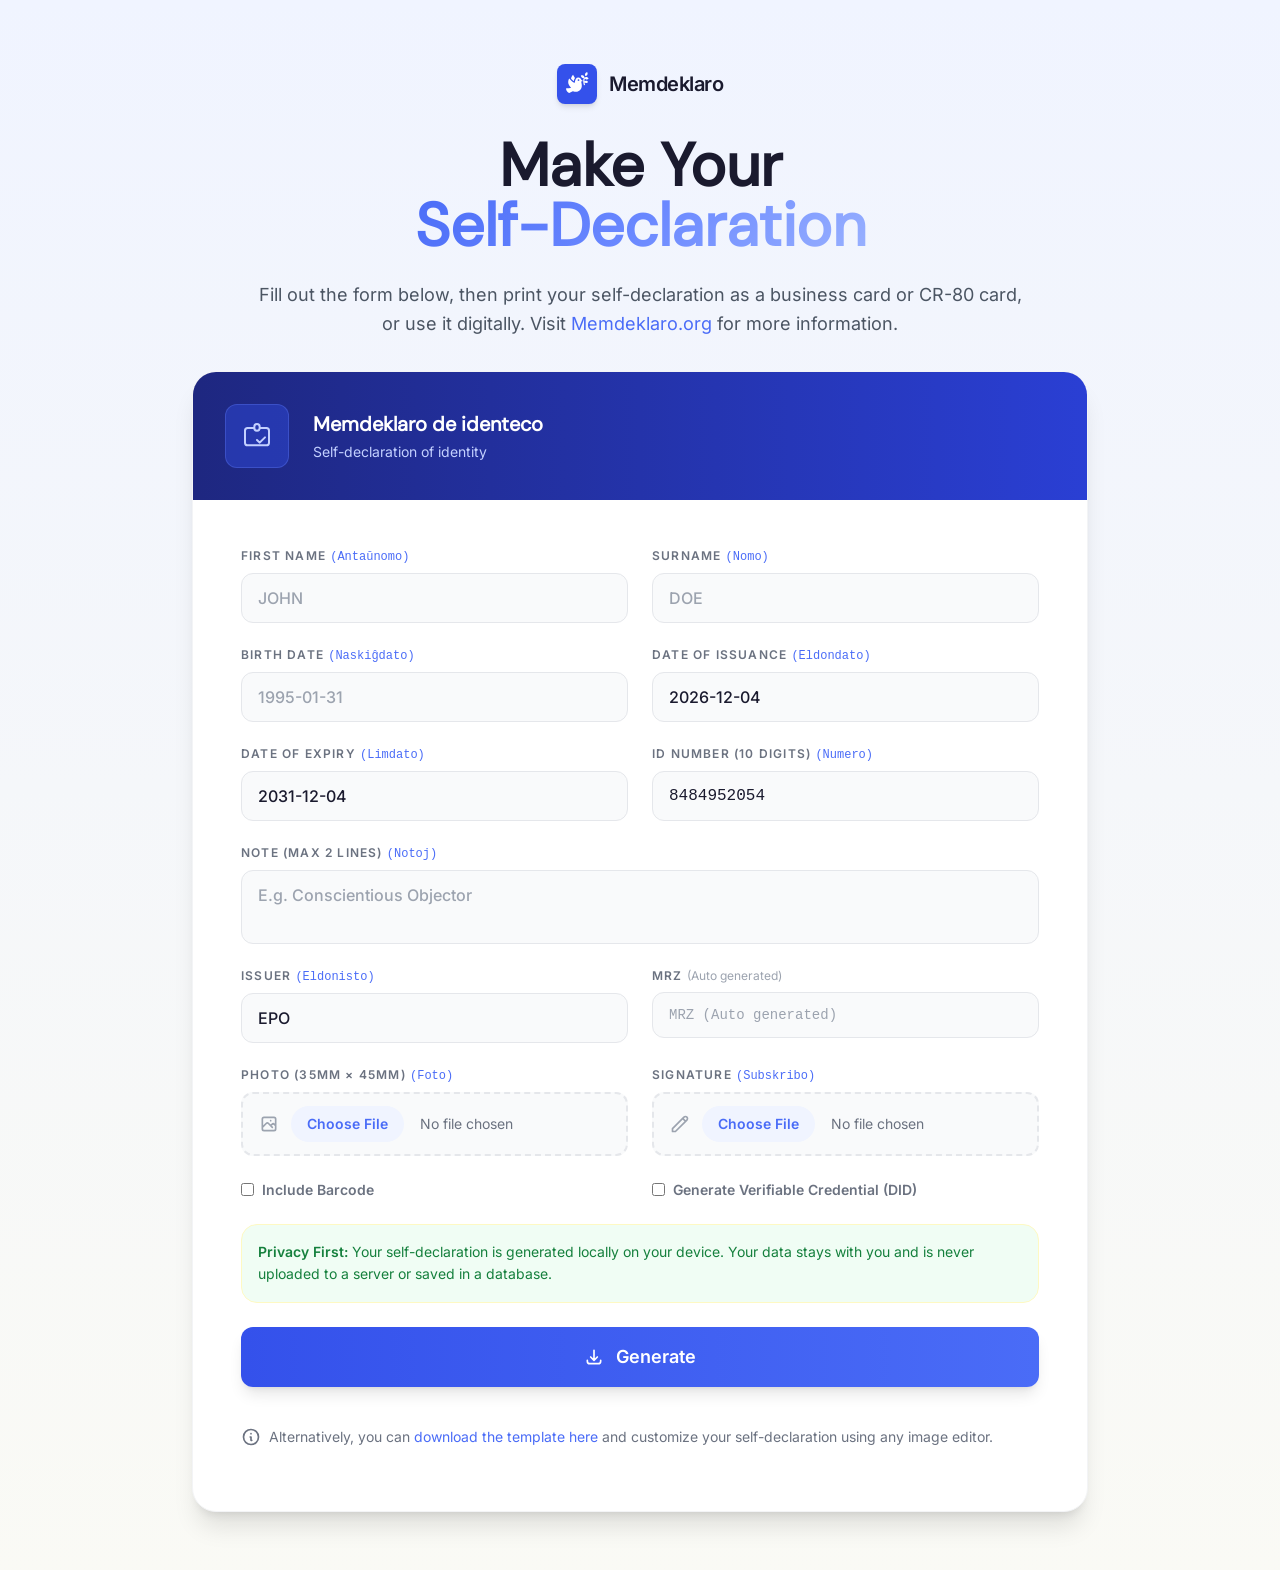
<file: app/index.html>
<html lang="en">
  <head>
    <meta charset="utf-8">
    <meta name="viewport" content="width=device-width, initial-scale=1">
    <meta name="robots" content="index, follow">
    <title>Memdeklaro - Web App</title>
    <meta name="description" content="Memdeklaro - Self-Declaration of Identity Web App">
    <meta property="og:title" content="Memdeklaro - Web App">
    <meta property="og:description" content="Memdeklaro - Self-Declaration of Identity Web App">
    <meta property="og:image" content="https://memdeklaro.github.io/memdeklaro/img/share.jpg">
    <link rel="canonical" href="https://memdeklaro.org/app/">
    <link href="https://memdeklaro.github.io/memdeklaro/favicon.png" rel="shortcut icon">
    <link href="https://memdeklaro.github.io/memdeklaro/css/style.css" rel="stylesheet">
  </head>
  <body class="font-sans bg-cream text-ink antialiased">
    <div id="generator" class="py-16 bg-gradient-to-b from-brand-50 to-cream">
      <div class="flex items-center justify-center gap-3 group mb-8">
        <div class="relative w-10 h-10 rounded-lg bg-brand-600 flex items-center justify-center shadow-md group-hover:shadow-brand-300/50 transition-shadow duration-300">
          <svg fill="white" stroke="none" class="w-6 h-6" viewBox="0 0 40 40">
            <path d="M37.2317 4.49969C36.4913 5.78214 35.1479 6.49947 33.7664 6.50036C33.0773 5.30374 33.0273 3.78252 33.7674 2.50067C34.5078 1.21821 35.8511 0.500883 37.2326 0.5C37.9217 1.69661 37.9718 3.21783 37.2317 4.49969Z" fill="white"></path>
            <path clip-rule="evenodd" d="M33.0615 10.7135C32.5693 12.0271 32.3346 13.6297 32.3807 15.4463C33.0777 14.8558 33.9797 14.4997 34.9648 14.4997C36.4454 14.4997 37.7381 15.3041 38.4297 16.4998C37.7381 17.6953 36.4455 18.4997 34.965 18.4997C34.0664 18.4997 33.237 18.2034 32.5693 17.7032C32.744 18.9703 33.0381 20.3133 33.4578 21.7122L31.5422 22.287C30.1447 17.6289 29.9658 13.2344 31.2025 9.97435C30.3063 10.1345 29.3508 9.99127 28.5007 9.50042C27.2184 8.7601 26.5011 7.41704 26.5 6.03574C27.6967 5.34622 29.2184 5.29597 30.5005 6.03622C31.7797 6.77478 32.4967 8.11322 32.5011 9.49106C33.4786 8.51609 34.9348 8.07423 36.3643 8.45726C37.7945 8.84047 38.835 9.95212 39.1935 11.2861C38.216 12.2618 36.7593 12.7042 35.3292 12.321C34.3674 12.0633 33.5819 11.4762 33.0615 10.7135ZM32.5012 9.49649L32.5012 9.50018L32.5023 9.50075L32.5012 9.49649Z" fill="white" fill-rule="evenodd"></path>
            <path d="M14.1642 14.8722C12.5378 13.7105 11.1276 12.4211 10.1157 11.4102C10.411 8.39997 11.9206 5.95131 13.4943 4.56836C13.4943 4.56836 14.6544 7.07845 16.6511 9.85287C16.5382 10.014 16.4313 10.1798 16.3298 10.3498C15.5425 11.6683 15.0345 13.3338 14.6404 15.198C14.4861 15.0971 14.3278 14.9891 14.1642 14.8722Z" fill="white"></path>
            <path clip-rule="evenodd" d="M18.502 32.9997C23.502 32.9997 28.002 28.9997 28.002 22.9997C28.002 21.2048 27.7564 19.9613 27.4374 18.3456C27.3012 17.6555 27.1516 16.8975 27.002 15.9997L30.002 14.9997L27.4558 13.3023C26.4452 10.7854 24.8642 8.99972 22.5019 8.99972C18.1713 8.99972 17.082 12.2412 16.1148 18.2786C15.9974 18.2195 15.8792 18.1607 15.7596 18.1013C14.9406 17.6941 14.0632 17.2578 13.0018 16.4997C9.50184 13.9997 7.00193 10.9997 7.00193 10.9997C5.00188 13.9997 4.00195 19.9997 9.00168 24.9997C9.39734 25.3954 9.78234 25.7464 10.1538 26.0578C8.10767 26.7058 5.44022 26.9997 2.00173 26.9997C2.00173 26.9997 1.33529 28.9997 3.00173 31.4997C4.66816 33.9997 7.00156 34.9997 7.00156 34.9997L13.0016 31.9997C13.0016 31.9997 15.002 32.9997 18.502 32.9997ZM27.002 15.8679C26.993 15.9206 26.9923 15.9652 27.002 15.9997V15.8679ZM24.0017 13.4997C24.0017 14.3281 23.3302 14.9997 22.5017 14.9997C21.6733 14.9997 21.0017 14.3281 21.0017 13.4997C21.0017 12.6713 21.6733 11.9997 22.5017 11.9997C23.3302 11.9997 24.0017 12.6713 24.0017 13.4997Z" fill="white" fill-rule="evenodd"></path>
          </svg>
        </div>
        <span class="font-sans font-bold text-xl tracking-tight transition-colors duration-300">
          Memdeklaro
        </span>
      </div>
      <div class="max-w-7xl mx-auto px-6 lg:px-8">
        <div class="max-w-3xl mx-auto text-center mb-8">
          <h1 class="font-serif text-4xl lg:text-6xl font-black text-ink mb-6 leading-tight">
            Make Your<br> <span class="gradient-text">Self-Declaration</span>
          </h1>
          <p class="text-gray-600 text-lg leading-relaxed">
            Fill out the form below, then print your self-declaration as a business card or CR-80 card, or use it digitally. Visit <a class="text-brand-500" href="https://memdeklaro.github.io/memdeklaro/">Memdeklaro.org</a> for more information.
          </p>
        </div>
        <div class="max-w-4xl mx-auto">
          <div class="bg-white rounded-3xl shadow-xl border border-gray-100 overflow-hidden">
            <div class="bg-gradient-to-r from-brand-900 to-brand-700 p-8 flex items-center gap-6">
              <div class="flex-shrink-0">
                <div class="w-16 h-16 bg-brand-600/40 rounded-xl flex items-center justify-center border border-brand-400/30">
                  <svg class="w-8 h-8 text-brand-200" fill="none" stroke="currentColor" viewBox="0 0 24 24">
                    <path stroke-linecap="round" stroke-linejoin="round" stroke-width="1.5" d="M10 6H5a2 2 0 00-2 2v9a2 2 0 002 2h14a2 2 0 002-2V8a2 2 0 00-2-2h-5m-4 0V5a2 2 0 114 0v1m-4 0a2 2 0 104 0m-2 9l2 2 4-4"></path>
                  </svg>
                </div>
              </div>
              <div>
                <h3 class="text-white font-serif text-xl font-bold">Memdeklaro de identeco</h3>
                <p class="text-brand-200 text-sm mt-1">Self-declaration of identity</p>
              </div>
            </div>
            <div class="p-8 lg:p-12">
              <form class="grid md:grid-cols-2 gap-6">
                <div>
                  <label for="first_name" class="block text-xs font-bold text-gray-500 uppercase tracking-widest mb-2">First name <span class="text-brand-500 font-mono normal-case tracking-normal font-normal">(Antaŭnomo)</span></label>
                  <input id="first_name" type="text" placeholder="JOHN" class="w-full px-4 py-3 border border-gray-200 rounded-xl text-ink font-medium focus:outline-none focus:ring-2 focus:ring-brand-400 focus:border-transparent transition-all duration-200 bg-gray-50 hover:bg-white">
                </div>
                <div>
                  <label for="surname" class="block text-xs font-bold text-gray-500 uppercase tracking-widest mb-2">Surname <span class="text-brand-500 font-mono normal-case tracking-normal font-normal">(Nomo)</span></label>
                  <input id="surname" type="text" placeholder="DOE" class="w-full px-4 py-3 border border-gray-200 rounded-xl text-ink font-medium focus:outline-none focus:ring-2 focus:ring-brand-400 focus:border-transparent transition-all duration-200 bg-gray-50 hover:bg-white">
                </div>
                <div>
                  <label for="birth_date" class="block text-xs font-bold text-gray-500 uppercase tracking-widest mb-2">Birth date <span class="text-brand-500 font-mono normal-case tracking-normal font-normal">(Naskiĝdato)</span></label>
                  <input id="birth_date" class="w-full px-4 py-3 border border-gray-200 rounded-xl text-ink font-medium focus:outline-none focus:ring-2 focus:ring-brand-400 focus:border-transparent transition-all duration-200 bg-gray-50 hover:bg-white" type="text" placeholder="1995-01-31">
                </div>
                <div>
                  <label for="issued" class="block text-xs font-bold text-gray-500 uppercase tracking-widest mb-2">Date of issuance <span class="text-brand-500 font-mono normal-case tracking-normal font-normal">(Eldondato)</span></label>
                  <input id="issued" class="w-full px-4 py-3 border border-gray-200 rounded-xl text-ink font-medium focus:outline-none focus:ring-2 focus:ring-brand-400 focus:border-transparent transition-all duration-200 bg-gray-50 hover:bg-white" type="input" placeholder="2026-02-28">
                </div>
                <div>
                  <label for="expiry" class="block text-xs font-bold text-gray-500 uppercase tracking-widest mb-2">Date of expiry <span class="text-brand-500 font-mono normal-case tracking-normal font-normal">(Limdato)</span></label>
                  <input id="expiry" class="w-full px-4 py-3 border border-gray-200 rounded-xl text-ink font-medium focus:outline-none focus:ring-2 focus:ring-brand-400 focus:border-transparent transition-all duration-200 bg-gray-50 hover:bg-white" placeholder="2031-02-28" type="text">
                </div>
                <div>
                  <label for="id_number" class="block text-xs font-bold text-gray-500 uppercase tracking-widest mb-2">ID number (10 digits) <span class="text-brand-500 font-mono normal-case tracking-normal font-normal">(Numero)</span></label>
                  <input id="id_number" type="text" placeholder="1234567890" class="w-full px-4 py-3 border border-gray-200 rounded-xl text-ink font-mono font-medium focus:outline-none focus:ring-2 focus:ring-brand-400 focus:border-transparent transition-all duration-200 bg-gray-50 hover:bg-white">
                </div>
                <div class="md:col-span-2">
                  <label for="note" class="block text-xs font-bold text-gray-500 uppercase tracking-widest mb-2">Note (Max 2 lines) <span class="text-brand-500 font-mono normal-case tracking-normal font-normal">(Notoj)</span></label>
                  <textarea id="note" rows="2" class="w-full px-4 py-3 border border-gray-200 rounded-xl text-ink font-medium focus:outline-none focus:ring-2 focus:ring-brand-400 focus:border-transparent transition-all duration-200 bg-gray-50 hover:bg-white resize-none" placeholder="E.g. Conscientious Objector"></textarea>
                </div>
                <div>
                  <label for="issuer" class="block text-xs font-bold text-gray-500 uppercase tracking-widest mb-2">Issuer <span class="text-brand-500 font-mono normal-case tracking-normal font-normal">(Eldonisto)</span></label>
                  <input id="issuer" type="text" value="EPO" class="w-full px-4 py-3 border border-gray-200 rounded-xl text-ink font-medium focus:outline-none focus:ring-2 focus:ring-brand-400 focus:border-transparent transition-all duration-200 bg-gray-50 hover:bg-white">
                </div>
                <div>
                  <label for="mrz" class="block text-xs font-bold text-gray-500 uppercase tracking-widest mb-2">MRZ <span class="text-gray-400 font-normal normal-case tracking-normal">(Auto generated)</span></label>
                  <textarea id="mrz" rows="1" class="w-full px-4 py-3 border border-gray-200 rounded-xl text-gray-400 font-mono text-sm focus:outline-none bg-gray-50 resize-none" placeholder="MRZ (Auto generated)"></textarea>
                </div>
                <div>
                  <label for="photo" class="block text-xs font-bold text-gray-500 uppercase tracking-widest mb-2">Photo (35mm × 45mm) <span class="text-brand-500 font-mono normal-case tracking-normal font-normal">(Foto)</span></label>
                  <div class="w-full px-4 py-3 border-2 border-dashed border-gray-200 rounded-xl bg-gray-50 hover:border-brand-300 hover:bg-brand-50 transition-all duration-200 cursor-pointer">
                    <div class="flex items-center gap-3">
                      <svg class="w-5 h-5 text-gray-400" fill="none" stroke="currentColor" viewBox="0 0 24 24">
                        <path stroke-linecap="round" stroke-linejoin="round" stroke-width="2" d="M4 16l4.586-4.586a2 2 0 012.828 0L16 16m-2-2l1.586-1.586a2 2 0 012.828 0L20 14m-6-6h.01M6 20h12a2 2 0 002-2V6a2 2 0 00-2-2H6a2 2 0 00-2 2v12a2 2 0 002 2z"></path>
                      </svg>
                      <input id="photo" type="file" accept="image/*" class="text-sm text-gray-500 file:mr-4 file:py-2 file:px-4 file:rounded-full file:border-0 file:text-sm file:font-semibold file:bg-brand-50 file:text-brand-500 hover:file:bg-brand-100">
                    </div>
                  </div>
                </div>
                <div>
                  <label for="signature" class="block text-xs font-bold text-gray-500 uppercase tracking-widest mb-2">Signature <span class="text-brand-500 font-mono normal-case tracking-normal font-normal">(Subskribo)</span></label>
                  <div class="w-full px-4 py-3 border-2 border-dashed border-gray-200 rounded-xl bg-gray-50 hover:border-brand-300 hover:bg-brand-50 transition-all duration-200 cursor-pointer">
                    <div class="flex items-center gap-3">
                      <svg class="w-5 h-5 text-gray-400" fill="none" stroke="currentColor" viewBox="0 0 24 24">
                        <path stroke-linecap="round" stroke-linejoin="round" stroke-width="2" d="M15.232 5.232l3.536 3.536m-2.036-5.036a2.5 2.5 0 113.536 3.536L6.5 21.036H3v-3.572L16.732 3.732z"></path>
                      </svg>
                      <input id="signature" type="file" id="photo" accept="image/*" class="text-sm text-gray-500 file:mr-4 file:py-2 file:px-4 file:rounded-full file:border-0 file:text-sm file:font-semibold file:bg-brand-50 file:text-brand-500 hover:file:bg-brand-100">
                    </div>
                  </div>
                </div>
                <div>
                  <label for="generate_pdf417" class="inline-flex items-center text-sm font-bold text-gray-500">
                    <input class="border border-brand-400" id="generate_pdf417" type="checkbox" value="1">
                    <span class="px-2">Include Barcode</span>
                  </label>
                </div>
                <div>
                  <label for="generate_did" class="inline-flex items-center text-sm font-bold text-gray-500">
                    <input class="border border-brand-400" id="generate_did" type="checkbox" value="1" onchange="document.querySelector('#show_did_identifier').style.display = this.checked ? 'block' : 'none'">
                    <span class="px-2">Generate Verifiable Credential (DID)</span>
                  </label>
                  <div id="show_did_identifier" style="display:none">
                    <label for="did_identifier" class="block text-xs font-bold text-gray-500 uppercase tracking-widest mb-2 mt-2">DID Identifier</label>
                    <input id="did_identifier" class="w-full px-4 py-3 border border-gray-200 rounded-xl text-ink font-medium focus:outline-none focus:ring-2 focus:ring-brand-400 focus:border-transparent transition-all duration-200 bg-gray-50 hover:bg-white" type="input" placeholder="did:key:abcdef1234567890...">
                  </div>
                </div>
                <div class="md:col-span-2">
                  <p class="bg-green-50 p-4 rounded-2xl border border-yellow-100 mb-6 text-green-700 text-sm leading-relaxed">
                    <b>Privacy First:</b> Your self-declaration is generated locally on your device. Your data stays with you and is never uploaded to a server or saved in a database.
                  </p>
                  <button id="submit" onclick="generate_declaration(); return false;" type="button" class="w-full py-4 bg-gradient-to-r from-brand-600 to-brand-500 hover:from-brand-700 hover:to-brand-600 text-white font-bold text-lg rounded-xl transition-all duration-200 shadow-lg hover:shadow-brand-500/30 flex items-center justify-center gap-3">
                    <svg class="w-5 h-5" fill="none" stroke="currentColor" viewBox="0 0 24 24">
                      <path stroke-linecap="round" stroke-linejoin="round" stroke-width="2" d="M4 16v1a3 3 0 003 3h10a3 3 0 003-3v-1m-4-4l-4 4m0 0l-4-4m4 4V4"></path>
                    </svg>
                    Generate
                  </button>
                </div>
                <div class="md:col-span-2 text-gray-500 text-sm mt-4 flex items-center gap-2">
                  <svg fill="none" stroke="currentColor" viewBox="0 0 24 24" class="w-5 h-5 text-gray-500">
                    <path stroke-linecap="round" stroke-linejoin="round" stroke-width="2" d="M13 16h-1v-4h-1m1-4h.01M21 12a9 9 0 11-18 0 9 9 0 0118 0z"></path>
                  </svg>
                  <span>Alternatively, you can <a href="https://memdeklaro.github.io/memdeklaro/downloads/app.zip" class="text-brand-500">download the template here</a> and customize your self-declaration using any image editor.</span>
                </div>
              </form>
            </div>
          </div>
        </div>
        <div id="generator_front" class="max-w-4xl mx-auto bg-white rounded-3xl shadow-xl border border-gray-100 overflow-hidden mt-12" style="display:none">
          <div class="p-8 lg:p-12">
            <h4 class="font-semibold text-ink mb-4 flex items-center gap-2">
              Self declaration - Front
            </h4>
            <div class="text-gray-600 text-sm mt-4 mb-6 flex items-center gap-2">
              <svg width="24" height="24" viewBox="0 0 36 36"><path fill="#DD2E44" d="M11.626 7.488a1.413 1.413.0 00-.268.395l-.008-.008L.134 33.141l.011.011c-.208.403.14 1.223.853 1.937.713.713 1.533 1.061 1.936.853l.01.01L28.21 24.735l-.008-.009c.147-.07.282-.155.395-.269 1.562-1.562-.971-6.627-5.656-11.313-4.687-4.686-9.752-7.218-11.315-5.656z"/><path fill="#EA596E" d="M13 12 .416 32.506l-.282.635.011.011c-.208.403.14 1.223.853 1.937.232.232.473.408.709.557L17 17l-4-5z"/><path fill="#A0041E" d="M23.012 13.066c4.67 4.672 7.263 9.652 5.789 11.124-1.473 1.474-6.453-1.118-11.126-5.788-4.671-4.672-7.263-9.654-5.79-11.127 1.474-1.473 6.454 1.119 11.127 5.791z"/><path fill="#AA8DD8" d="M18.59 13.609a.99.99.0 01-.734.215c-.868-.094-1.598-.396-2.109-.873-.541-.505-.808-1.183-.735-1.862.128-1.192 1.324-2.286 3.363-2.066.793.085 1.147-.17 1.159-.292.014-.121-.277-.446-1.07-.532-.868-.094-1.598-.396-2.11-.873-.541-.505-.809-1.183-.735-1.862.13-1.192 1.325-2.286 3.362-2.065.578.062.883-.057 1.012-.134.103-.063.144-.123.148-.158.012-.121-.275-.446-1.07-.532a.998.998.0 01-.886-1.102.997.997.0 011.101-.886c2.037.219 2.973 1.542 2.844 2.735-.13 1.194-1.325 2.286-3.364 2.067-.578-.063-.88.057-1.01.134-.103.062-.145.123-.149.157-.013.122.276.446 1.071.532 2.037.22 2.973 1.542 2.844 2.735-.129 1.192-1.324 2.286-3.362 2.065-.578-.062-.882.058-1.012.134-.104.064-.144.124-.148.158-.013.121.276.446 1.07.532a1 1 0 01.52 1.773z"/><path fill="#77B255" d="M30.661 22.857c1.973-.557 3.334.323 3.658 1.478.324 1.154-.378 2.615-2.35 3.17-.77.216-1.001.584-.97.701.034.118.425.312 1.193.095 1.972-.555 3.333.325 3.657 1.479.326 1.155-.378 2.614-2.351 3.17-.769.216-1.001.585-.967.702.033.117.423.311 1.192.095a1 1 0 11.54 1.925c-1.971.555-3.333-.323-3.659-1.479-.324-1.154.379-2.613 2.353-3.169.77-.217 1.001-.584.967-.702-.032-.117-.422-.312-1.19-.096-1.974.556-3.334-.322-3.659-1.479-.325-1.154.378-2.613 2.351-3.17.768-.215.999-.585.967-.701-.034-.118-.423-.312-1.192-.096a1 1 0 11-.54-1.923z"/><path fill="#AA8DD8" d="M23.001 20.16a1.001 1.001.0 01-.626-1.781c.218-.175 5.418-4.259 12.767-3.208a1 1 0 11-.283 1.979c-6.493-.922-11.187 2.754-11.233 2.791a.999.999.0 01-.625.219z"/><path fill="#77B255" d="M5.754 16a1 1 0 01-.958-1.287c1.133-3.773 2.16-9.794.898-11.364-.141-.178-.354-.353-.842-.316-.938.072-.849 2.051-.848 2.071a1 1 0 11-1.994.149c-.103-1.379.326-4.035 2.692-4.214 1.056-.08 1.933.287 2.552 1.057 2.371 2.951-.036 11.506-.542 13.192A1 1 0 015.754 16z"/><circle fill="#5C913B" cx="25.5" cy="9.5" r="1.5"/><circle fill="#9266CC" cx="2" cy="18" r="2"/><circle fill="#5C913B" cx="32.5" cy="19.5" r="1.5"/><circle fill="#5C913B" cx="23.5" cy="31.5" r="1.5"/><circle fill="#FFCC4D" cx="28" cy="4" r="2"/><circle fill="#FFCC4D" cx="32.5" cy="8.5" r="1.5"/><circle fill="#FFCC4D" cx="29.5" cy="12.5" r="1.5"/><circle fill="#FFCC4D" cx="7.5" cy="23.5" r="1.5"/></svg>
              <span><b>Congratulations, your self-declaration is ready!</b><br>  Download the front and back, then print it yourself as a business card or CR-80 plastic card, or use it digitally.</span>
            </div>
            <canvas id="canvas_front"></canvas>
            <div class="md:col-span-2 pt-4">
              <button id="download_front" onclick="download_front(); return false;" type="button" class="w-full py-4 bg-gradient-to-r from-brand-600 to-brand-500 hover:from-brand-700 hover:to-brand-600 text-white font-bold text-lg rounded-xl transition-all duration-200 shadow-lg hover:shadow-brand-500/30 flex items-center justify-center gap-3">
                <svg class="w-5 h-5" fill="none" stroke="currentColor" viewBox="0 0 24 24">
                  <path stroke-linecap="round" stroke-linejoin="round" stroke-width="2" d="M4 16v1a3 3 0 003 3h10a3 3 0 003-3v-1m-4-4l-4 4m0 0l-4-4m4 4V4"></path>
                </svg>
                Download Front
              </button>
            </div>
          </div>
        </div>
        <div id="generator_back" class="max-w-4xl mx-auto bg-white rounded-3xl shadow-xl border border-gray-100 overflow-hidden mt-12" style="display:none">
          <div class="p-8 lg:p-12">
            <h4 class="font-semibold text-ink mb-4 flex items-center gap-2">
              Self declaration - Back
            </h4>
            <div class="text-gray-600 text-sm mt-4 mb-6 flex items-center gap-2">
              <svg width="24" height="24" viewBox="0 0 36 36"><path fill="#DD2E44" d="M11.626 7.488a1.413 1.413.0 00-.268.395l-.008-.008L.134 33.141l.011.011c-.208.403.14 1.223.853 1.937.713.713 1.533 1.061 1.936.853l.01.01L28.21 24.735l-.008-.009c.147-.07.282-.155.395-.269 1.562-1.562-.971-6.627-5.656-11.313-4.687-4.686-9.752-7.218-11.315-5.656z"/><path fill="#EA596E" d="M13 12 .416 32.506l-.282.635.011.011c-.208.403.14 1.223.853 1.937.232.232.473.408.709.557L17 17l-4-5z"/><path fill="#A0041E" d="M23.012 13.066c4.67 4.672 7.263 9.652 5.789 11.124-1.473 1.474-6.453-1.118-11.126-5.788-4.671-4.672-7.263-9.654-5.79-11.127 1.474-1.473 6.454 1.119 11.127 5.791z"/><path fill="#AA8DD8" d="M18.59 13.609a.99.99.0 01-.734.215c-.868-.094-1.598-.396-2.109-.873-.541-.505-.808-1.183-.735-1.862.128-1.192 1.324-2.286 3.363-2.066.793.085 1.147-.17 1.159-.292.014-.121-.277-.446-1.07-.532-.868-.094-1.598-.396-2.11-.873-.541-.505-.809-1.183-.735-1.862.13-1.192 1.325-2.286 3.362-2.065.578.062.883-.057 1.012-.134.103-.063.144-.123.148-.158.012-.121-.275-.446-1.07-.532a.998.998.0 01-.886-1.102.997.997.0 011.101-.886c2.037.219 2.973 1.542 2.844 2.735-.13 1.194-1.325 2.286-3.364 2.067-.578-.063-.88.057-1.01.134-.103.062-.145.123-.149.157-.013.122.276.446 1.071.532 2.037.22 2.973 1.542 2.844 2.735-.129 1.192-1.324 2.286-3.362 2.065-.578-.062-.882.058-1.012.134-.104.064-.144.124-.148.158-.013.121.276.446 1.07.532a1 1 0 01.52 1.773z"/><path fill="#77B255" d="M30.661 22.857c1.973-.557 3.334.323 3.658 1.478.324 1.154-.378 2.615-2.35 3.17-.77.216-1.001.584-.97.701.034.118.425.312 1.193.095 1.972-.555 3.333.325 3.657 1.479.326 1.155-.378 2.614-2.351 3.17-.769.216-1.001.585-.967.702.033.117.423.311 1.192.095a1 1 0 11.54 1.925c-1.971.555-3.333-.323-3.659-1.479-.324-1.154.379-2.613 2.353-3.169.77-.217 1.001-.584.967-.702-.032-.117-.422-.312-1.19-.096-1.974.556-3.334-.322-3.659-1.479-.325-1.154.378-2.613 2.351-3.17.768-.215.999-.585.967-.701-.034-.118-.423-.312-1.192-.096a1 1 0 11-.54-1.923z"/><path fill="#AA8DD8" d="M23.001 20.16a1.001 1.001.0 01-.626-1.781c.218-.175 5.418-4.259 12.767-3.208a1 1 0 11-.283 1.979c-6.493-.922-11.187 2.754-11.233 2.791a.999.999.0 01-.625.219z"/><path fill="#77B255" d="M5.754 16a1 1 0 01-.958-1.287c1.133-3.773 2.16-9.794.898-11.364-.141-.178-.354-.353-.842-.316-.938.072-.849 2.051-.848 2.071a1 1 0 11-1.994.149c-.103-1.379.326-4.035 2.692-4.214 1.056-.08 1.933.287 2.552 1.057 2.371 2.951-.036 11.506-.542 13.192A1 1 0 015.754 16z"/><circle fill="#5C913B" cx="25.5" cy="9.5" r="1.5"/><circle fill="#9266CC" cx="2" cy="18" r="2"/><circle fill="#5C913B" cx="32.5" cy="19.5" r="1.5"/><circle fill="#5C913B" cx="23.5" cy="31.5" r="1.5"/><circle fill="#FFCC4D" cx="28" cy="4" r="2"/><circle fill="#FFCC4D" cx="32.5" cy="8.5" r="1.5"/><circle fill="#FFCC4D" cx="29.5" cy="12.5" r="1.5"/><circle fill="#FFCC4D" cx="7.5" cy="23.5" r="1.5"/></svg>
              <span><b>Congratulations, your self-declaration is ready!</b><br>  Download the front and back, then print it yourself as a business card or CR-80 plastic card, or use it digitally.</span>
            </div>
            <canvas id="canvas_back"></canvas>
            <div class="md:col-span-2 pt-4">
              <button id="download_back" onclick="download_back(); return false;" type="button" class="w-full py-4 bg-gradient-to-r from-brand-600 to-brand-500 hover:from-brand-700 hover:to-brand-600 text-white font-bold text-lg rounded-xl transition-all duration-200 shadow-lg hover:shadow-brand-500/30 flex items-center justify-center gap-3">
                <svg class="w-5 h-5" fill="none" stroke="currentColor" viewBox="0 0 24 24">
                  <path stroke-linecap="round" stroke-linejoin="round" stroke-width="2" d="M4 16v1a3 3 0 003 3h10a3 3 0 003-3v-1m-4-4l-4 4m0 0l-4-4m4 4V4"></path>
                </svg>
                Download Back
              </button>
            </div>
          </div>
        </div>
        <div id="generator_pdf" class="max-w-4xl mx-auto bg-white rounded-3xl shadow-xl border border-gray-100 overflow-hidden mt-12" style="display:none">
          <div class="p-8 lg:p-12">
            <h4 class="font-semibold text-ink mb-4 flex items-center gap-2">
              Self declaration - PDF
            </h4>
            <div class="text-gray-600 text-sm mt-4 mb-6 flex items-center gap-2">
              <span>You can optionally download your self-declaration as a PDF, which includes a QR code.</span>
            </div>
            <div class="md:col-span-2 pt-4">
              <button id="download_pdf" onclick="download_pdf(); return false;" type="button" class="w-full py-4 bg-gradient-to-r from-brand-600 to-brand-500 hover:from-brand-700 hover:to-brand-600 text-white font-bold text-lg rounded-xl transition-all duration-200 shadow-lg hover:shadow-brand-500/30 flex items-center justify-center gap-3">
                <svg class="w-5 h-5" fill="none" stroke="currentColor" viewBox="0 0 24 24">
                  <path stroke-linecap="round" stroke-linejoin="round" stroke-width="2" d="M4 16v1a3 3 0 003 3h10a3 3 0 003-3v-1m-4-4l-4 4m0 0l-4-4m4 4V4"></path>
                </svg>
                Download PDF
              </button>
            </div>
          </div>
        </div>
        <div id="generator_did" class="max-w-4xl mx-auto bg-white rounded-3xl shadow-xl border border-gray-100 overflow-hidden mt-12" style="display:none">
          <div class="p-8 lg:p-12">
            <h4 class="font-semibold text-ink mb-4 flex items-center gap-2">
              Self declaration - DID
            </h4>
            <div class="text-gray-600 text-sm mt-4 mb-6 flex items-center gap-2">
              <span>Here is your self-asserted verifiable credential. Now you can <b>self-sign it</b> with your DID key and then <b>import it</b> into your digital wallet.</span>
            </div>
            <div class="md:col-span-2 pt-4">
              <div>
                <label class="block text-xs font-bold text-gray-500 uppercase tracking-widest mb-2">Self-Asserted Credential <span class="text-gray-400 font-normal normal-case tracking-normal">(JSON-LD)</span></label>
                <textarea id="did" rows="12" class="w-full px-4 py-3 border border-gray-200 rounded-xl text-gray-400 font-mono text-sm focus:outline-none bg-gray-50 resize-none" placeholder="JSON-LD"></textarea>
              </div>
            </div>
          </div>
        </div>
      </div>
    </div>
  </div>
  <script src="https://memdeklaro.github.io/memdeklaro/app/generator.js"></script>
  </body>
</html>
</file>
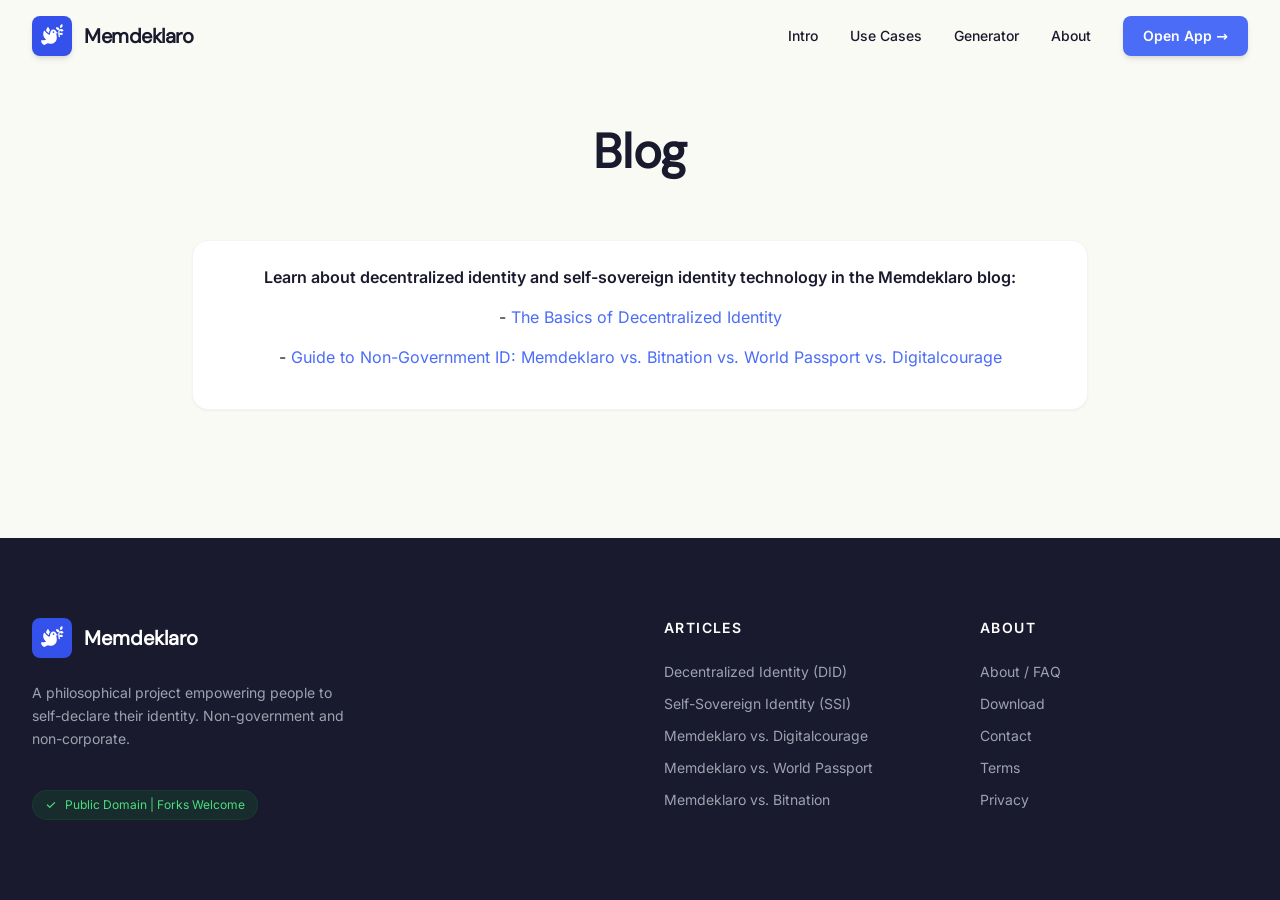
<file: blog/index.html>
<html lang="en">
  <head>
    <meta charset="utf-8">
    <meta name="viewport" content="width=device-width, initial-scale=1">
    <meta name="robots" content="index, follow">
    <title>Memdeklaro - Blog</title>
    <meta name="description" content="Learn about decentralized identity and self-sovereign identity technology in the Memdeklaro blog.">
    <meta property="og:title" content="Memdeklaro - Blog">
    <meta property="og:description" content="Learn about decentralized identity and self-sovereign identity technology in the Memdeklaro blog.">
    <meta property="og:image" content="https://memdeklaro.github.io/memdeklaro/img/share.jpg">
    <link rel="canonical" href="https://memdeklaro.org/blog/">
    <link href="https://memdeklaro.github.io/memdeklaro/favicon.png" rel="shortcut icon">
    <link href="https://memdeklaro.github.io/memdeklaro/css/style.css" rel="stylesheet">
  </head>
  <body class="font-sans bg-cream text-ink antialiased">
    <nav class="fixed top-0 left-0 right-0 z-50 transition-all duration-500 bg-cream">
      <div class="max-w-7xl mx-auto px-6 lg:px-8">
        <div class="flex items-center justify-between h-18 py-4">
          <a href="https://memdeklaro.github.io/memdeklaro/" class="flex items-center gap-3 group">
            <div class="relative w-10 h-10 rounded-lg bg-brand-600 flex items-center justify-center shadow-md group-hover:shadow-brand-300/50 transition-shadow duration-300">
              <svg fill="white" stroke="none" class="w-6 h-6" viewBox="0 0 40 40">
                <path d="M37.2317 4.49969C36.4913 5.78214 35.1479 6.49947 33.7664 6.50036C33.0773 5.30374 33.0273 3.78252 33.7674 2.50067C34.5078 1.21821 35.8511 0.500883 37.2326 0.5C37.9217 1.69661 37.9718 3.21783 37.2317 4.49969Z" fill="white"></path>
                <path clip-rule="evenodd" d="M33.0615 10.7135C32.5693 12.0271 32.3346 13.6297 32.3807 15.4463C33.0777 14.8558 33.9797 14.4997 34.9648 14.4997C36.4454 14.4997 37.7381 15.3041 38.4297 16.4998C37.7381 17.6953 36.4455 18.4997 34.965 18.4997C34.0664 18.4997 33.237 18.2034 32.5693 17.7032C32.744 18.9703 33.0381 20.3133 33.4578 21.7122L31.5422 22.287C30.1447 17.6289 29.9658 13.2344 31.2025 9.97435C30.3063 10.1345 29.3508 9.99127 28.5007 9.50042C27.2184 8.7601 26.5011 7.41704 26.5 6.03574C27.6967 5.34622 29.2184 5.29597 30.5005 6.03622C31.7797 6.77478 32.4967 8.11322 32.5011 9.49106C33.4786 8.51609 34.9348 8.07423 36.3643 8.45726C37.7945 8.84047 38.835 9.95212 39.1935 11.2861C38.216 12.2618 36.7593 12.7042 35.3292 12.321C34.3674 12.0633 33.5819 11.4762 33.0615 10.7135ZM32.5012 9.49649L32.5012 9.50018L32.5023 9.50075L32.5012 9.49649Z" fill="white" fill-rule="evenodd"></path>
                <path d="M14.1642 14.8722C12.5378 13.7105 11.1276 12.4211 10.1157 11.4102C10.411 8.39997 11.9206 5.95131 13.4943 4.56836C13.4943 4.56836 14.6544 7.07845 16.6511 9.85287C16.5382 10.014 16.4313 10.1798 16.3298 10.3498C15.5425 11.6683 15.0345 13.3338 14.6404 15.198C14.4861 15.0971 14.3278 14.9891 14.1642 14.8722Z" fill="white"></path>
                <path clip-rule="evenodd" d="M18.502 32.9997C23.502 32.9997 28.002 28.9997 28.002 22.9997C28.002 21.2048 27.7564 19.9613 27.4374 18.3456C27.3012 17.6555 27.1516 16.8975 27.002 15.9997L30.002 14.9997L27.4558 13.3023C26.4452 10.7854 24.8642 8.99972 22.5019 8.99972C18.1713 8.99972 17.082 12.2412 16.1148 18.2786C15.9974 18.2195 15.8792 18.1607 15.7596 18.1013C14.9406 17.6941 14.0632 17.2578 13.0018 16.4997C9.50184 13.9997 7.00193 10.9997 7.00193 10.9997C5.00188 13.9997 4.00195 19.9997 9.00168 24.9997C9.39734 25.3954 9.78234 25.7464 10.1538 26.0578C8.10767 26.7058 5.44022 26.9997 2.00173 26.9997C2.00173 26.9997 1.33529 28.9997 3.00173 31.4997C4.66816 33.9997 7.00156 34.9997 7.00156 34.9997L13.0016 31.9997C13.0016 31.9997 15.002 32.9997 18.502 32.9997ZM27.002 15.8679C26.993 15.9206 26.9923 15.9652 27.002 15.9997V15.8679ZM24.0017 13.4997C24.0017 14.3281 23.3302 14.9997 22.5017 14.9997C21.6733 14.9997 21.0017 14.3281 21.0017 13.4997C21.0017 12.6713 21.6733 11.9997 22.5017 11.9997C23.3302 11.9997 24.0017 12.6713 24.0017 13.4997Z" fill="white" fill-rule="evenodd"></path>
              </svg>
            </div>
            <span class="font-serif font-bold text-xl tracking-tight transition-colors duration-300">
            Memdeklaro
            </span>
          </a>
          <div class="hidden md:flex items-center gap-8">
            <a href="https://memdeklaro.github.io/memdeklaro/#what" class="text-sm font-medium link-underline text-ink duration-200">Intro</a>
            <a href="https://memdeklaro.github.io/memdeklaro/#why" class="text-sm font-medium link-underline text-ink duration-200">Use Cases</a>
            <a href="https://memdeklaro.github.io/memdeklaro/#generator" class="text-sm font-medium link-underline text-ink duration-200">Generator</a>
            <a href="https://memdeklaro.github.io/memdeklaro/#about" class="text-sm font-medium link-underline text-ink duration-200">About</a>
            <a href="https://memdeklaro.github.io/memdeklaro/app/" class="px-5 py-2.5 bg-brand-500 hover:bg-brand-600 text-white text-sm font-semibold rounded-lg transition-all duration-200 shadow-md hover:shadow-brand-500/30">
            Open App →
            </a>
          </div>
        </div>
      </div>
    </nav>
    <section class="py-32 bg-cream">
      <div class="max-w-7xl mx-auto px-6 lg:px-8">
        <div class="max-w-3xl mx-auto text-center mb-16">
          <h1 class="font-serif text-4xl lg:text-5xl font-black text-ink mb-6 leading-tight">
            Blog
          </h1>
        </div>
        <div class="bg-white rounded-2xl max-w-4xl mx-auto p-6 border border-gray-100 shadow-sm flex flex-col text-center">
          <p class="font-semibold text-ink mb-4">
            Learn about decentralized identity and self-sovereign identity technology in the Memdeklaro blog:
          </p>
          <p class="font-regular text-ink mb-4">
            - <a href="https://memdeklaro.github.io/memdeklaro/blog/decentralized-identity-guide" class="text-brand-500">The Basics of Decentralized Identity</a>
          </p>
          <p class="font-regular text-ink mb-4">
            - <a href="https://memdeklaro.github.io/memdeklaro/blog/non-government-id-guide" class="text-brand-500">Guide to Non-Government ID: Memdeklaro vs. Bitnation vs. World Passport vs. Digitalcourage</a>
          </p>
        </div>
      </div>
    </section>
    <footer class="bg-ink text-white py-20">
      <div class="max-w-7xl mx-auto px-6 lg:px-8">
        <div class="grid md:grid-cols-4 gap-12">
          <div class="md:col-span-2">
            <div class="flex items-center gap-3 mb-6">
              <div class="w-10 h-10 rounded-lg bg-brand-600 flex items-center justify-center">
                <svg fill="white" stroke="none" class="w-6 h-6" viewBox="0 0 40 40">
                  <path d="M37.2317 4.49969C36.4913 5.78214 35.1479 6.49947 33.7664 6.50036C33.0773 5.30374 33.0273 3.78252 33.7674 2.50067C34.5078 1.21821 35.8511 0.500883 37.2326 0.5C37.9217 1.69661 37.9718 3.21783 37.2317 4.49969Z" fill="white"></path>
                  <path clip-rule="evenodd" d="M33.0615 10.7135C32.5693 12.0271 32.3346 13.6297 32.3807 15.4463C33.0777 14.8558 33.9797 14.4997 34.9648 14.4997C36.4454 14.4997 37.7381 15.3041 38.4297 16.4998C37.7381 17.6953 36.4455 18.4997 34.965 18.4997C34.0664 18.4997 33.237 18.2034 32.5693 17.7032C32.744 18.9703 33.0381 20.3133 33.4578 21.7122L31.5422 22.287C30.1447 17.6289 29.9658 13.2344 31.2025 9.97435C30.3063 10.1345 29.3508 9.99127 28.5007 9.50042C27.2184 8.7601 26.5011 7.41704 26.5 6.03574C27.6967 5.34622 29.2184 5.29597 30.5005 6.03622C31.7797 6.77478 32.4967 8.11322 32.5011 9.49106C33.4786 8.51609 34.9348 8.07423 36.3643 8.45726C37.7945 8.84047 38.835 9.95212 39.1935 11.2861C38.216 12.2618 36.7593 12.7042 35.3292 12.321C34.3674 12.0633 33.5819 11.4762 33.0615 10.7135ZM32.5012 9.49649L32.5012 9.50018L32.5023 9.50075L32.5012 9.49649Z" fill="white" fill-rule="evenodd"></path>
                  <path d="M14.1642 14.8722C12.5378 13.7105 11.1276 12.4211 10.1157 11.4102C10.411 8.39997 11.9206 5.95131 13.4943 4.56836C13.4943 4.56836 14.6544 7.07845 16.6511 9.85287C16.5382 10.014 16.4313 10.1798 16.3298 10.3498C15.5425 11.6683 15.0345 13.3338 14.6404 15.198C14.4861 15.0971 14.3278 14.9891 14.1642 14.8722Z" fill="white"></path>
                  <path clip-rule="evenodd" d="M18.502 32.9997C23.502 32.9997 28.002 28.9997 28.002 22.9997C28.002 21.2048 27.7564 19.9613 27.4374 18.3456C27.3012 17.6555 27.1516 16.8975 27.002 15.9997L30.002 14.9997L27.4558 13.3023C26.4452 10.7854 24.8642 8.99972 22.5019 8.99972C18.1713 8.99972 17.082 12.2412 16.1148 18.2786C15.9974 18.2195 15.8792 18.1607 15.7596 18.1013C14.9406 17.6941 14.0632 17.2578 13.0018 16.4997C9.50184 13.9997 7.00193 10.9997 7.00193 10.9997C5.00188 13.9997 4.00195 19.9997 9.00168 24.9997C9.39734 25.3954 9.78234 25.7464 10.1538 26.0578C8.10767 26.7058 5.44022 26.9997 2.00173 26.9997C2.00173 26.9997 1.33529 28.9997 3.00173 31.4997C4.66816 33.9997 7.00156 34.9997 7.00156 34.9997L13.0016 31.9997C13.0016 31.9997 15.002 32.9997 18.502 32.9997ZM27.002 15.8679C26.993 15.9206 26.9923 15.9652 27.002 15.9997V15.8679ZM24.0017 13.4997C24.0017 14.3281 23.3302 14.9997 22.5017 14.9997C21.6733 14.9997 21.0017 14.3281 21.0017 13.4997C21.0017 12.6713 21.6733 11.9997 22.5017 11.9997C23.3302 11.9997 24.0017 12.6713 24.0017 13.4997Z" fill="white" fill-rule="evenodd"></path>
                </svg>
              </div>
              <span class="font-serif font-bold text-xl text-white">Memdeklaro</span>
            </div>
            <p class="text-gray-400 text-sm leading-relaxed mb-4 max-w-xs">
              A philosophical project empowering people to self-declare their identity. Non-government and non-corporate.
            </p>
            <div class="mt-6 inline-flex items-center gap-2 px-3 py-1.5 bg-green-900/30 text-green-400 text-xs rounded-full border border-green-800/30">
              <svg class="w-3 h-3" fill="currentColor" viewBox="0 0 20 20">
                <path fill-rule="evenodd" d="M16.707 5.293a1 1 0 010 1.414l-8 8a1 1 0 01-1.414 0l-4-4a1 1 0 011.414-1.414L8 12.586l7.293-7.293a1 1 0 011.414 0z" clip-rule="evenodd"></path>
              </svg>
              Public Domain | Forks Welcome
            </div>
          </div>
          <div>
            <h5 class="text-white font-semibold mb-6 text-sm uppercase tracking-widest">Articles</h5>
            <div class="flex flex-col gap-3">
              <a href="https://memdeklaro.github.io/memdeklaro/blog/decentralized-identity-guide" class="text-gray-400 hover:text-white text-sm transition-colors link-underline">Decentralized Identity (DID)</a>
              <a href="https://memdeklaro.github.io/memdeklaro/blog/decentralized-identity-guide" class="text-gray-400 hover:text-white text-sm transition-colors link-underline">Self-Sovereign Identity (SSI)</a>
              <a href="https://memdeklaro.github.io/memdeklaro/blog/non-government-id-guide" class="text-gray-400 hover:text-white text-sm transition-colors link-underline">Memdeklaro vs. Digitalcourage</a>
              <a href="https://memdeklaro.github.io/memdeklaro/blog/non-government-id-guide" class="text-gray-400 hover:text-white text-sm transition-colors link-underline">Memdeklaro vs. World Passport</a>
              <a href="https://memdeklaro.github.io/memdeklaro/blog/non-government-id-guide" class="text-gray-400 hover:text-white text-sm transition-colors link-underline">Memdeklaro vs. Bitnation</a>
            </div>
          </div>
          <div>
            <h5 class="text-white font-semibold mb-6 text-sm uppercase tracking-widest">About</h5>
            <div class="flex flex-col gap-3">
              <a href="https://memdeklaro.github.io/memdeklaro/about" class="text-gray-400 hover:text-white text-sm transition-colors link-underline flex items-center gap-2">About / FAQ</a>
              <a href="https://memdeklaro.github.io/memdeklaro/download" class="text-gray-400 hover:text-white text-sm transition-colors link-underline flex items-center gap-2">Download</a>
              <a href="https://memdeklaro.github.io/memdeklaro/contact" class="text-gray-400 hover:text-white text-sm transition-colors link-underline flex items-center gap-2">Contact</a>
              <a href="https://memdeklaro.github.io/memdeklaro/terms" class="text-gray-400 hover:text-white text-sm transition-colors link-underline flex items-center gap-2">Terms</a>
              <a href="https://memdeklaro.github.io/memdeklaro/privacy" class="text-gray-400 hover:text-white text-sm transition-colors link-underline flex items-center gap-2">Privacy</a>
            </div>
          </div>
        </div>
      </div>
    </footer>
  </body>
</html>
</file>
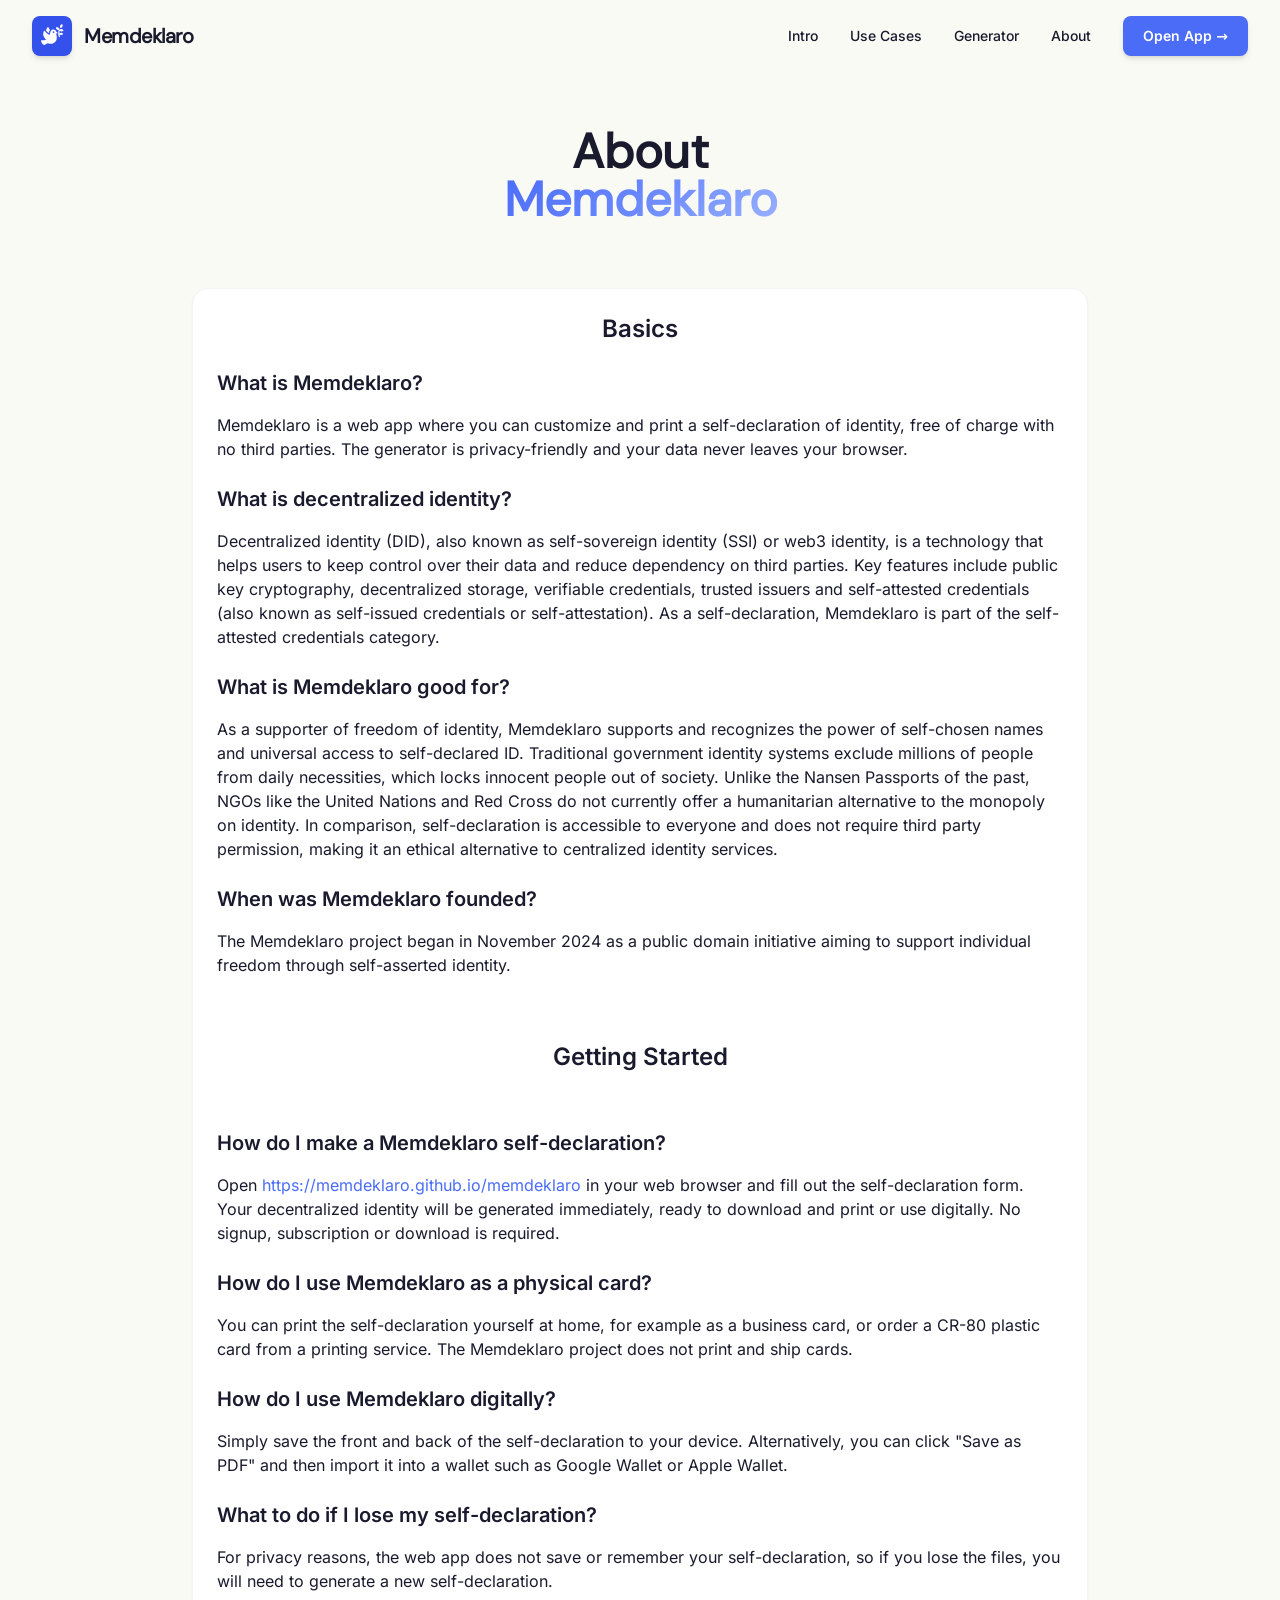
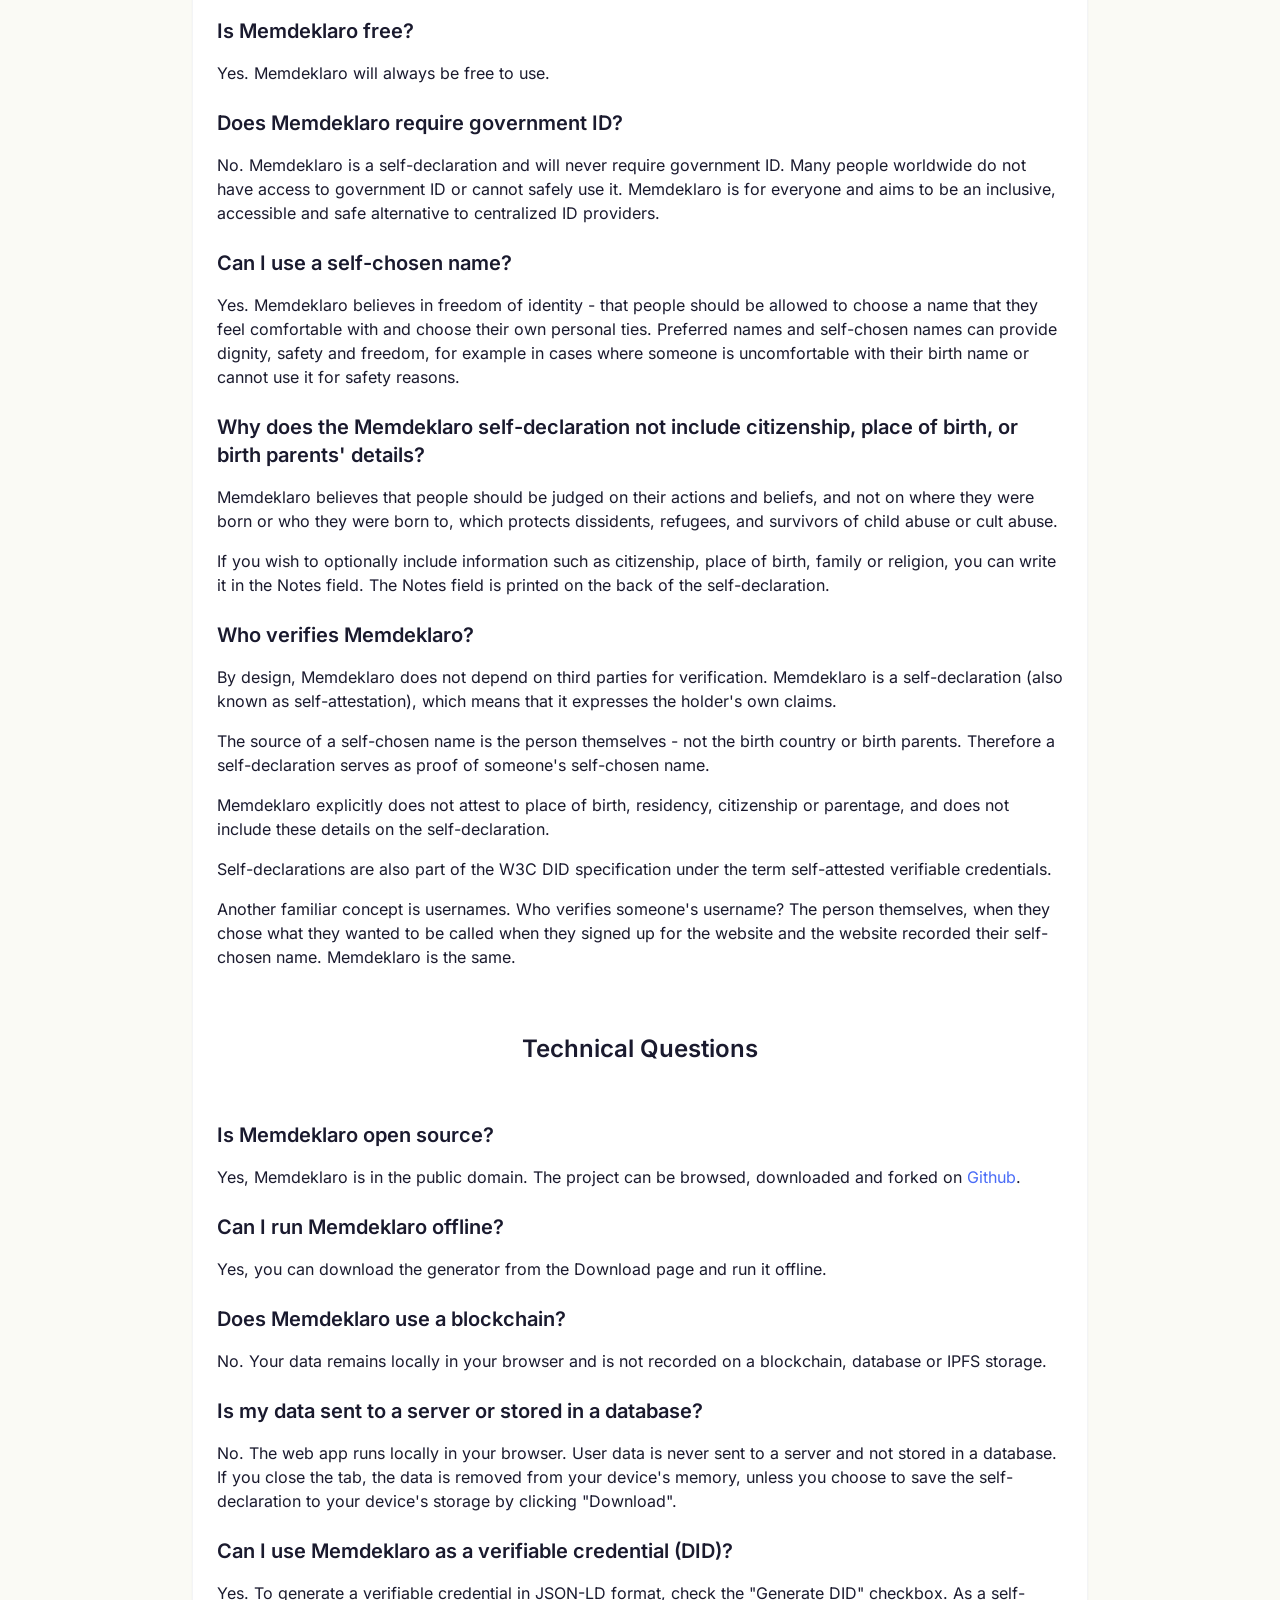
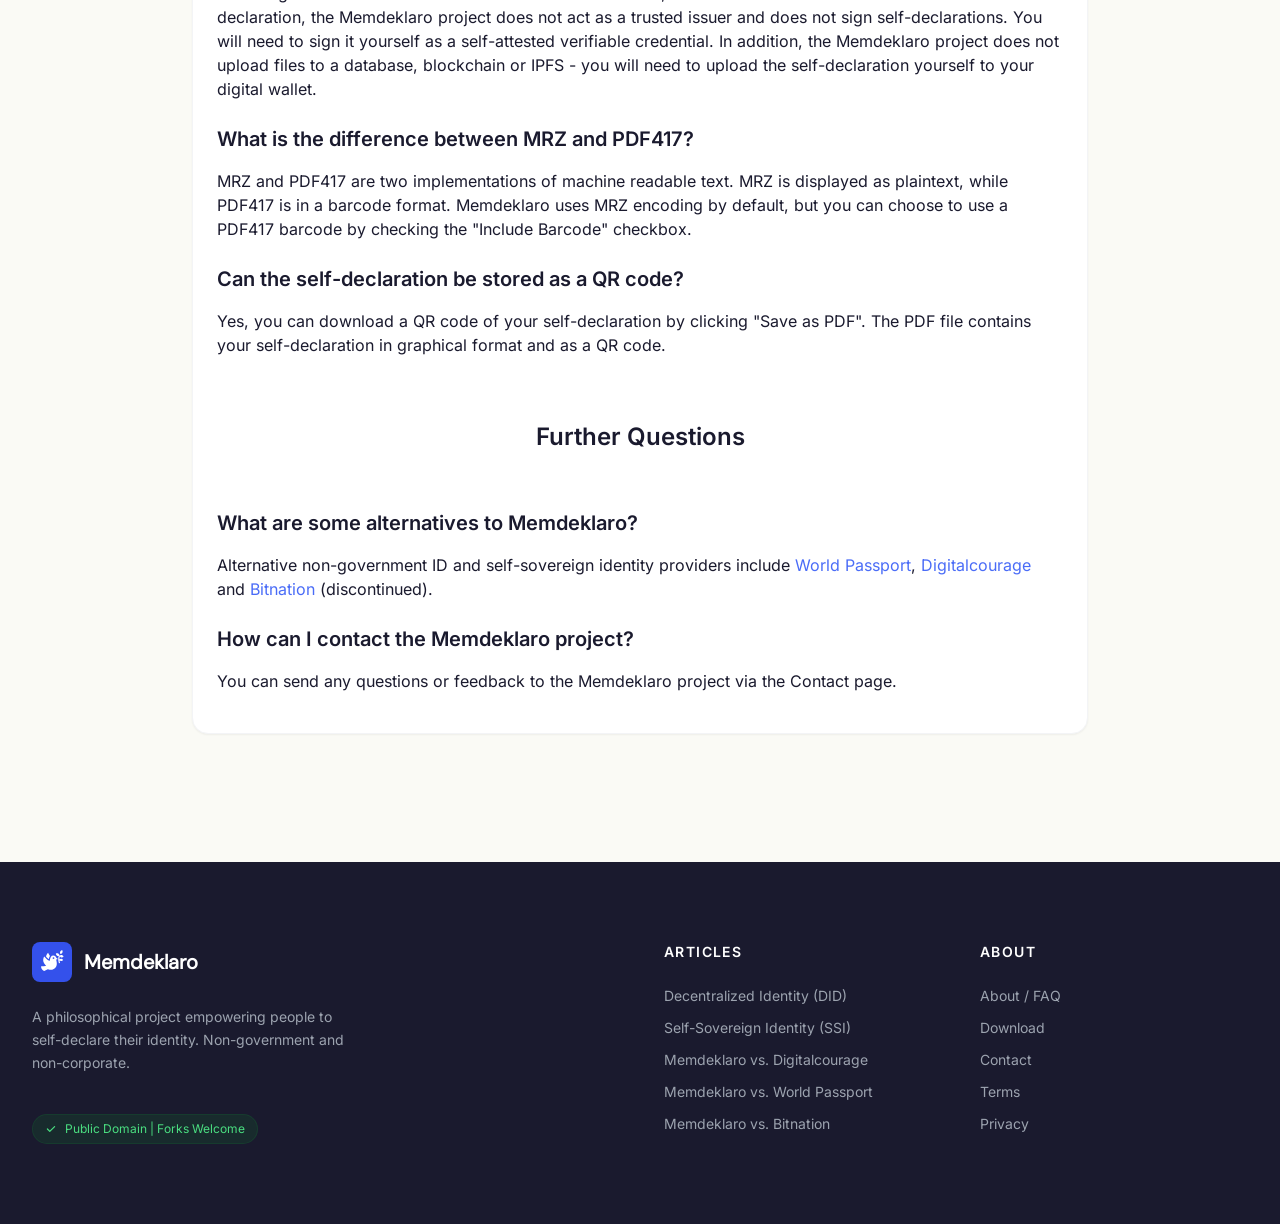
<file: about.html>
<html lang="en">
  <head>
    <meta charset="utf-8">
    <meta name="viewport" content="width=device-width, initial-scale=1">
    <meta name="robots" content="index, follow">
    <title>Memdeklaro - FAQ</title>
    <meta name="description" content="Frequently asked questions about the Memdeklaro self-sovereign identity web app.">
    <meta property="og:title" content="Memdeklaro - FAQ">
    <meta property="og:description" content="Frequently asked questions about the Memdeklaro self-sovereign identity web app.">
    <meta property="og:image" content="https://memdeklaro.github.io/memdeklaro/img/share.jpg">
    <link rel="canonical" href="https://memdeklaro.org/about">
    <link href="https://memdeklaro.github.io/memdeklaro/favicon.png" rel="shortcut icon">
    <link href="https://memdeklaro.github.io/memdeklaro/css/style.css" rel="stylesheet">
  </head>
  <body class="font-sans bg-cream text-ink antialiased">
    <nav class="fixed top-0 left-0 right-0 z-50 transition-all duration-500 bg-cream">
      <div class="max-w-7xl mx-auto px-6 lg:px-8">
        <div class="flex items-center justify-between h-18 py-4">
          <a href="https://memdeklaro.github.io/memdeklaro/" class="flex items-center gap-3 group">
            <div class="relative w-10 h-10 rounded-lg bg-brand-600 flex items-center justify-center shadow-md group-hover:shadow-brand-300/50 transition-shadow duration-300">
              <svg fill="white" stroke="none" class="w-6 h-6" viewBox="0 0 40 40">
                <path d="M37.2317 4.49969C36.4913 5.78214 35.1479 6.49947 33.7664 6.50036C33.0773 5.30374 33.0273 3.78252 33.7674 2.50067C34.5078 1.21821 35.8511 0.500883 37.2326 0.5C37.9217 1.69661 37.9718 3.21783 37.2317 4.49969Z" fill="white"></path>
                <path clip-rule="evenodd" d="M33.0615 10.7135C32.5693 12.0271 32.3346 13.6297 32.3807 15.4463C33.0777 14.8558 33.9797 14.4997 34.9648 14.4997C36.4454 14.4997 37.7381 15.3041 38.4297 16.4998C37.7381 17.6953 36.4455 18.4997 34.965 18.4997C34.0664 18.4997 33.237 18.2034 32.5693 17.7032C32.744 18.9703 33.0381 20.3133 33.4578 21.7122L31.5422 22.287C30.1447 17.6289 29.9658 13.2344 31.2025 9.97435C30.3063 10.1345 29.3508 9.99127 28.5007 9.50042C27.2184 8.7601 26.5011 7.41704 26.5 6.03574C27.6967 5.34622 29.2184 5.29597 30.5005 6.03622C31.7797 6.77478 32.4967 8.11322 32.5011 9.49106C33.4786 8.51609 34.9348 8.07423 36.3643 8.45726C37.7945 8.84047 38.835 9.95212 39.1935 11.2861C38.216 12.2618 36.7593 12.7042 35.3292 12.321C34.3674 12.0633 33.5819 11.4762 33.0615 10.7135ZM32.5012 9.49649L32.5012 9.50018L32.5023 9.50075L32.5012 9.49649Z" fill="white" fill-rule="evenodd"></path>
                <path d="M14.1642 14.8722C12.5378 13.7105 11.1276 12.4211 10.1157 11.4102C10.411 8.39997 11.9206 5.95131 13.4943 4.56836C13.4943 4.56836 14.6544 7.07845 16.6511 9.85287C16.5382 10.014 16.4313 10.1798 16.3298 10.3498C15.5425 11.6683 15.0345 13.3338 14.6404 15.198C14.4861 15.0971 14.3278 14.9891 14.1642 14.8722Z" fill="white"></path>
                <path clip-rule="evenodd" d="M18.502 32.9997C23.502 32.9997 28.002 28.9997 28.002 22.9997C28.002 21.2048 27.7564 19.9613 27.4374 18.3456C27.3012 17.6555 27.1516 16.8975 27.002 15.9997L30.002 14.9997L27.4558 13.3023C26.4452 10.7854 24.8642 8.99972 22.5019 8.99972C18.1713 8.99972 17.082 12.2412 16.1148 18.2786C15.9974 18.2195 15.8792 18.1607 15.7596 18.1013C14.9406 17.6941 14.0632 17.2578 13.0018 16.4997C9.50184 13.9997 7.00193 10.9997 7.00193 10.9997C5.00188 13.9997 4.00195 19.9997 9.00168 24.9997C9.39734 25.3954 9.78234 25.7464 10.1538 26.0578C8.10767 26.7058 5.44022 26.9997 2.00173 26.9997C2.00173 26.9997 1.33529 28.9997 3.00173 31.4997C4.66816 33.9997 7.00156 34.9997 7.00156 34.9997L13.0016 31.9997C13.0016 31.9997 15.002 32.9997 18.502 32.9997ZM27.002 15.8679C26.993 15.9206 26.9923 15.9652 27.002 15.9997V15.8679ZM24.0017 13.4997C24.0017 14.3281 23.3302 14.9997 22.5017 14.9997C21.6733 14.9997 21.0017 14.3281 21.0017 13.4997C21.0017 12.6713 21.6733 11.9997 22.5017 11.9997C23.3302 11.9997 24.0017 12.6713 24.0017 13.4997Z" fill="white" fill-rule="evenodd"></path>
              </svg>
            </div>
            <span class="font-serif font-bold text-xl tracking-tight transition-colors duration-300">
            Memdeklaro
            </span>
          </a>
          <div class="hidden md:flex items-center gap-8">
            <a href="https://memdeklaro.github.io/memdeklaro/#what" class="text-sm font-medium link-underline text-ink duration-200">Intro</a>
            <a href="https://memdeklaro.github.io/memdeklaro/#why" class="text-sm font-medium link-underline text-ink duration-200">Use Cases</a>
            <a href="https://memdeklaro.github.io/memdeklaro/#generator" class="text-sm font-medium link-underline text-ink duration-200">Generator</a>
            <a href="https://memdeklaro.github.io/memdeklaro/#about" class="text-sm font-medium link-underline text-ink duration-200">About</a>
            <a href="https://memdeklaro.github.io/memdeklaro/app/" class="px-5 py-2.5 bg-brand-500 hover:bg-brand-600 text-white text-sm font-semibold rounded-lg transition-all duration-200 shadow-md hover:shadow-brand-500/30">
            Open App →
            </a>
          </div>
        </div>
      </div>
    </nav>
    <section class="py-32 bg-cream">
      <div class="max-w-7xl mx-auto px-6 lg:px-8">
        <div class="max-w-3xl mx-auto text-center mb-16">
          <h1 class="font-serif text-4xl lg:text-5xl font-black text-ink mb-6 leading-tight">
            About<br> <span class="gradient-text">Memdeklaro</span>
          </h1>
        </div>
        <div class="bg-white rounded-2xl max-w-4xl mx-auto p-6 border border-gray-100 shadow-sm flex flex-col">
          <h2 class="text-2xl font-semibold text-ink mb-4 text-center">Basics</h2>
          <h3 class="text-xl font-semibold text-ink mt-2 mb-4">What is Memdeklaro?</h3>
          <p class="font-regular text-ink mb-4">Memdeklaro is a web app where you can customize and print a self-declaration of identity, free of charge with no third parties. The generator is privacy-friendly and your data never leaves your browser.</p>
          <h3 class="text-xl font-semibold text-ink mt-2 mb-4">What is decentralized identity?</h3>
          <p class="font-regular text-ink mb-4">Decentralized identity (DID), also known as self-sovereign identity (SSI) or web3 identity, is a technology that helps users to keep control over their data and reduce dependency on third parties. Key features include public key cryptography, decentralized storage, verifiable credentials, trusted issuers and self-attested credentials (also known as self-issued credentials or self-attestation). As a self-declaration, Memdeklaro is part of the self-attested credentials category.</p>
          <h3 class="text-xl font-semibold text-ink mt-2 mb-4">What is Memdeklaro good for?</h3>
          <p class="font-regular text-ink mb-4">As a supporter of freedom of identity, Memdeklaro supports and recognizes the power of self-chosen names and universal access to self-declared ID. Traditional government identity systems exclude millions of people from daily necessities, which locks innocent people out of society. Unlike the Nansen Passports of the past, NGOs like the United Nations and Red Cross do not currently offer a humanitarian alternative to the monopoly on identity. In comparison, self-declaration is accessible to everyone and does not require third party permission, making it an ethical alternative to centralized identity services.</p>
          <h3 class="text-xl font-semibold text-ink mt-2 mb-4">When was Memdeklaro founded?</h3>
          <p class="font-regular text-ink mb-4">The Memdeklaro project began in November 2024 as a public domain initiative aiming to support individual freedom through self-asserted identity.</p>
          <h2 class="text-2xl font-semibold text-ink mt-12 mb-12 text-center">Getting Started</h2>
          <h3 class="text-xl font-semibold text-ink mt-2 mb-4">How do I make a Memdeklaro self-declaration?</h3>
          <p class="font-regular text-ink mb-4">Open <a href="https://memdeklaro.github.io/memdeklaro" class="text-brand-500">https://memdeklaro.github.io/memdeklaro</a> in your web browser and fill out the self-declaration form. Your decentralized identity will be generated immediately, ready to download and print or use digitally. No signup, subscription or download is required.</p>
          <h3 class="text-xl font-semibold text-ink mt-2 mb-4">How do I use Memdeklaro as a physical card?</h3>
          <p class="font-regular text-ink mb-4">You can print the self-declaration yourself at home, for example as a business card, or order a CR-80 plastic card from a printing service. The Memdeklaro project does not print and ship cards.</p>
          <h3 class="text-xl font-semibold text-ink mt-2 mb-4">How do I use Memdeklaro digitally?</h3>
          <p class="font-regular text-ink mb-4">Simply save the front and back of the self-declaration to your device. Alternatively, you can click "Save as PDF" and then import it into a wallet such as Google Wallet or Apple Wallet.</p>
          <h3 class="text-xl font-semibold text-ink mt-2 mb-4">What to do if I lose my self-declaration?</h3>
          <p class="font-regular text-ink mb-4">For privacy reasons, the web app does not save or remember your self-declaration, so if you lose the files, you will need to generate a new self-declaration.</p>
          <h3 class="text-xl font-semibold text-ink mt-2 mb-4">Is Memdeklaro free?</h3>
          <p class="font-regular text-ink mb-4">Yes. Memdeklaro will always be free to use.</p>
          <h3 class="text-xl font-semibold text-ink mt-2 mb-4">Does Memdeklaro require government ID?</h3>
          <p class="font-regular text-ink mb-4">No. Memdeklaro is a self-declaration and will never require government ID. Many people worldwide do not have access to government ID or cannot safely use it. Memdeklaro is for everyone and aims to be an inclusive, accessible and safe alternative to centralized ID providers.</p>
          <h3 class="text-xl font-semibold text-ink mt-2 mb-4">Can I use a self-chosen name?</h3>
          <p class="font-regular text-ink mb-4">Yes. Memdeklaro believes in freedom of identity - that people should be allowed to choose a name that they feel comfortable with and choose their own personal ties. Preferred names and self-chosen names can provide dignity, safety and freedom, for example in cases where someone is uncomfortable with their birth name or cannot use it for safety reasons.</p>
          <h3 class="text-xl font-semibold text-ink mt-2 mb-4">Why does the Memdeklaro self-declaration not include citizenship, place of birth, or birth parents' details?</h3>
          <p class="font-regular text-ink mb-4">Memdeklaro believes that people should be judged on their actions and beliefs, and not on where they were born or who they were born to, which protects dissidents, refugees, and survivors of child abuse or cult abuse.</p>
          <p class="font-regular text-ink mb-4">If you wish to optionally include information such as citizenship, place of birth, family or religion, you can write it in the Notes field. The Notes field is printed on the back of the self-declaration.</p>
          <h3 class="text-xl font-semibold text-ink mt-2 mb-4">Who verifies Memdeklaro?</h3>
          <p class="font-regular text-ink mb-4">By design, Memdeklaro does not depend on third parties for verification. Memdeklaro is a self-declaration (also known as self-attestation), which means that it expresses the holder's own claims.</p>
          <p class="font-regular text-ink mb-4">The source of a self-chosen name is the person themselves - not the birth country or birth parents. Therefore a self-declaration serves as proof of someone's self-chosen name.</p>
          <p class="font-regular text-ink mb-4">Memdeklaro explicitly does not attest to place of birth, residency, citizenship or parentage, and does not include these details on the self-declaration.</p>
          <p class="font-regular text-ink mb-4">Self-declarations are also part of the W3C DID specification under the term self-attested verifiable credentials.</p>
          <p class="font-regular text-ink mb-4">Another familiar concept is usernames. Who verifies someone's username? The person themselves, when they chose what they wanted to be called when they signed up for the website and the website recorded their self-chosen name. Memdeklaro is the same.</p>
          <h2 class="text-2xl font-semibold text-ink mt-12 mb-12 text-center">Technical Questions</h2>
          <h3 class="text-xl font-semibold text-ink mt-2 mb-4">Is Memdeklaro open source?</h3>
          <p class="font-regular text-ink mb-4">Yes, Memdeklaro is in the public domain. The project can be browsed, downloaded and forked on <a href="https://github.com/memdeklaro" class="text-brand-500">Github</a>.</p>
          <h3 class="text-xl font-semibold text-ink mt-2 mb-4">Can I run Memdeklaro offline?</h3>
          <p class="font-regular text-ink mb-4">Yes, you can download the generator from the <a href="https://memdeklaro.github.io/memdeklaro/download">Download</a> page and run it offline.</p>
          <h3 class="text-xl font-semibold text-ink mt-2 mb-4">Does Memdeklaro use a blockchain?</h3>
          <p class="font-regular text-ink mb-4">No. Your data remains locally in your browser and is not recorded on a blockchain, database or IPFS storage.</p>
          <h3 class="text-xl font-semibold text-ink mt-2 mb-4">Is my data sent to a server or stored in a database?</h3>
          <p class="font-regular text-ink mb-4">No. The web app runs locally in your browser. User data is never sent to a server and not stored in a database. If you close the tab, the data is removed from your device's memory, unless you choose to save the self-declaration to your device's storage by clicking "Download".</p>
          <h3 class="text-xl font-semibold text-ink mt-2 mb-4">Can I use Memdeklaro as a verifiable credential (DID)?</h3>
          <p class="font-regular text-ink mb-4">Yes. To generate a verifiable credential in JSON-LD format, check the "Generate DID" checkbox. As a self-declaration, the Memdeklaro project does not act as a trusted issuer and does not sign self-declarations. You will need to sign it yourself as a self-attested verifiable credential. In addition, the Memdeklaro project does not upload files to a database, blockchain or IPFS - you will need to upload the self-declaration yourself to your digital wallet.</p>
          <h3 class="text-xl font-semibold text-ink mt-2 mb-4">What is the difference between MRZ and PDF417?</h3>
          <p class="font-regular text-ink mb-4">MRZ and PDF417 are two implementations of machine readable text. MRZ is displayed as plaintext, while PDF417 is in a barcode format. Memdeklaro uses MRZ encoding by default, but you can choose to use a PDF417 barcode by checking the "Include Barcode" checkbox.</p>
          <h3 class="text-xl font-semibold text-ink mt-2 mb-4">Can the self-declaration be stored as a QR code?</h3>
          <p class="font-regular text-ink mb-4">Yes, you can download a QR code of your self-declaration by clicking "Save as PDF". The PDF file contains your self-declaration in graphical format and as a QR code.</p>
          <h2 class="text-2xl font-semibold text-ink mt-12 mb-12 text-center">Further Questions</h2>
          <h3 class="text-xl font-semibold text-ink mt-2 mb-4">What are some alternatives to Memdeklaro?</h3>
          <p class="font-regular text-ink mb-4">Alternative non-government ID and self-sovereign identity providers include <a href="https://worldcitizengov.org/what-is-the-world-passport" class="text-brand-500">World Passport</a>, <a href="https://shop.digitalcourage.de/gadgets/lichtbildausweis-mit-selbst-waehlbaren-daten.html" class="text-brand-500">Digitalcourage</a> and <a href="https://web.archive.org/web/20190122030446/https://tse.bitnation.co/" class="text-brand-500">Bitnation</a> (discontinued).</p>
          <h3 class="text-xl font-semibold text-ink mt-2 mb-4">How can I contact the Memdeklaro project?</h3>
          <p class="font-regular text-ink mb-4">You can send any questions or feedback to the Memdeklaro project via the <a href="https://memdeklaro.github.io/memdeklaro/contact">Contact</a> page.</p>
        </div>
      </div>
    </section>
    <footer class="bg-ink text-white py-20">
      <div class="max-w-7xl mx-auto px-6 lg:px-8">
        <div class="grid md:grid-cols-4 gap-12">
          <div class="md:col-span-2">
            <div class="flex items-center gap-3 mb-6">
              <div class="w-10 h-10 rounded-lg bg-brand-600 flex items-center justify-center">
                <svg fill="white" stroke="none" class="w-6 h-6" viewBox="0 0 40 40">
                  <path d="M37.2317 4.49969C36.4913 5.78214 35.1479 6.49947 33.7664 6.50036C33.0773 5.30374 33.0273 3.78252 33.7674 2.50067C34.5078 1.21821 35.8511 0.500883 37.2326 0.5C37.9217 1.69661 37.9718 3.21783 37.2317 4.49969Z" fill="white"></path>
                  <path clip-rule="evenodd" d="M33.0615 10.7135C32.5693 12.0271 32.3346 13.6297 32.3807 15.4463C33.0777 14.8558 33.9797 14.4997 34.9648 14.4997C36.4454 14.4997 37.7381 15.3041 38.4297 16.4998C37.7381 17.6953 36.4455 18.4997 34.965 18.4997C34.0664 18.4997 33.237 18.2034 32.5693 17.7032C32.744 18.9703 33.0381 20.3133 33.4578 21.7122L31.5422 22.287C30.1447 17.6289 29.9658 13.2344 31.2025 9.97435C30.3063 10.1345 29.3508 9.99127 28.5007 9.50042C27.2184 8.7601 26.5011 7.41704 26.5 6.03574C27.6967 5.34622 29.2184 5.29597 30.5005 6.03622C31.7797 6.77478 32.4967 8.11322 32.5011 9.49106C33.4786 8.51609 34.9348 8.07423 36.3643 8.45726C37.7945 8.84047 38.835 9.95212 39.1935 11.2861C38.216 12.2618 36.7593 12.7042 35.3292 12.321C34.3674 12.0633 33.5819 11.4762 33.0615 10.7135ZM32.5012 9.49649L32.5012 9.50018L32.5023 9.50075L32.5012 9.49649Z" fill="white" fill-rule="evenodd"></path>
                  <path d="M14.1642 14.8722C12.5378 13.7105 11.1276 12.4211 10.1157 11.4102C10.411 8.39997 11.9206 5.95131 13.4943 4.56836C13.4943 4.56836 14.6544 7.07845 16.6511 9.85287C16.5382 10.014 16.4313 10.1798 16.3298 10.3498C15.5425 11.6683 15.0345 13.3338 14.6404 15.198C14.4861 15.0971 14.3278 14.9891 14.1642 14.8722Z" fill="white"></path>
                  <path clip-rule="evenodd" d="M18.502 32.9997C23.502 32.9997 28.002 28.9997 28.002 22.9997C28.002 21.2048 27.7564 19.9613 27.4374 18.3456C27.3012 17.6555 27.1516 16.8975 27.002 15.9997L30.002 14.9997L27.4558 13.3023C26.4452 10.7854 24.8642 8.99972 22.5019 8.99972C18.1713 8.99972 17.082 12.2412 16.1148 18.2786C15.9974 18.2195 15.8792 18.1607 15.7596 18.1013C14.9406 17.6941 14.0632 17.2578 13.0018 16.4997C9.50184 13.9997 7.00193 10.9997 7.00193 10.9997C5.00188 13.9997 4.00195 19.9997 9.00168 24.9997C9.39734 25.3954 9.78234 25.7464 10.1538 26.0578C8.10767 26.7058 5.44022 26.9997 2.00173 26.9997C2.00173 26.9997 1.33529 28.9997 3.00173 31.4997C4.66816 33.9997 7.00156 34.9997 7.00156 34.9997L13.0016 31.9997C13.0016 31.9997 15.002 32.9997 18.502 32.9997ZM27.002 15.8679C26.993 15.9206 26.9923 15.9652 27.002 15.9997V15.8679ZM24.0017 13.4997C24.0017 14.3281 23.3302 14.9997 22.5017 14.9997C21.6733 14.9997 21.0017 14.3281 21.0017 13.4997C21.0017 12.6713 21.6733 11.9997 22.5017 11.9997C23.3302 11.9997 24.0017 12.6713 24.0017 13.4997Z" fill="white" fill-rule="evenodd"></path>
                </svg>
              </div>
              <span class="font-serif font-bold text-xl text-white">Memdeklaro</span>
            </div>
            <p class="text-gray-400 text-sm leading-relaxed mb-4 max-w-xs">
              A philosophical project empowering people to self-declare their identity. Non-government and non-corporate.
            </p>
            <div class="mt-6 inline-flex items-center gap-2 px-3 py-1.5 bg-green-900/30 text-green-400 text-xs rounded-full border border-green-800/30">
              <svg class="w-3 h-3" fill="currentColor" viewBox="0 0 20 20">
                <path fill-rule="evenodd" d="M16.707 5.293a1 1 0 010 1.414l-8 8a1 1 0 01-1.414 0l-4-4a1 1 0 011.414-1.414L8 12.586l7.293-7.293a1 1 0 011.414 0z" clip-rule="evenodd"></path>
              </svg>
              Public Domain | Forks Welcome
            </div>
          </div>
          <div>
            <h5 class="text-white font-semibold mb-6 text-sm uppercase tracking-widest">Articles</h5>
            <div class="flex flex-col gap-3">
              <a href="https://memdeklaro.github.io/memdeklaro/blog/decentralized-identity-guide" class="text-gray-400 hover:text-white text-sm transition-colors link-underline">Decentralized Identity (DID)</a>
              <a href="https://memdeklaro.github.io/memdeklaro/blog/decentralized-identity-guide" class="text-gray-400 hover:text-white text-sm transition-colors link-underline">Self-Sovereign Identity (SSI)</a>
              <a href="https://memdeklaro.github.io/memdeklaro/blog/non-government-id-guide" class="text-gray-400 hover:text-white text-sm transition-colors link-underline">Memdeklaro vs. Digitalcourage</a>
              <a href="https://memdeklaro.github.io/memdeklaro/blog/non-government-id-guide" class="text-gray-400 hover:text-white text-sm transition-colors link-underline">Memdeklaro vs. World Passport</a>
              <a href="https://memdeklaro.github.io/memdeklaro/blog/non-government-id-guide" class="text-gray-400 hover:text-white text-sm transition-colors link-underline">Memdeklaro vs. Bitnation</a>
            </div>
          </div>
          <div>
            <h5 class="text-white font-semibold mb-6 text-sm uppercase tracking-widest">About</h5>
            <div class="flex flex-col gap-3">
              <a href="https://memdeklaro.github.io/memdeklaro/about" class="text-gray-400 hover:text-white text-sm transition-colors link-underline flex items-center gap-2">About / FAQ</a>
              <a href="https://memdeklaro.github.io/memdeklaro/download" class="text-gray-400 hover:text-white text-sm transition-colors link-underline flex items-center gap-2">Download</a>
              <a href="https://memdeklaro.github.io/memdeklaro/contact" class="text-gray-400 hover:text-white text-sm transition-colors link-underline flex items-center gap-2">Contact</a>
              <a href="https://memdeklaro.github.io/memdeklaro/terms" class="text-gray-400 hover:text-white text-sm transition-colors link-underline flex items-center gap-2">Terms</a>
              <a href="https://memdeklaro.github.io/memdeklaro/privacy" class="text-gray-400 hover:text-white text-sm transition-colors link-underline flex items-center gap-2">Privacy</a>
            </div>
          </div>
        </div>
      </div>
    </footer>
  </body>
</html>
</file>
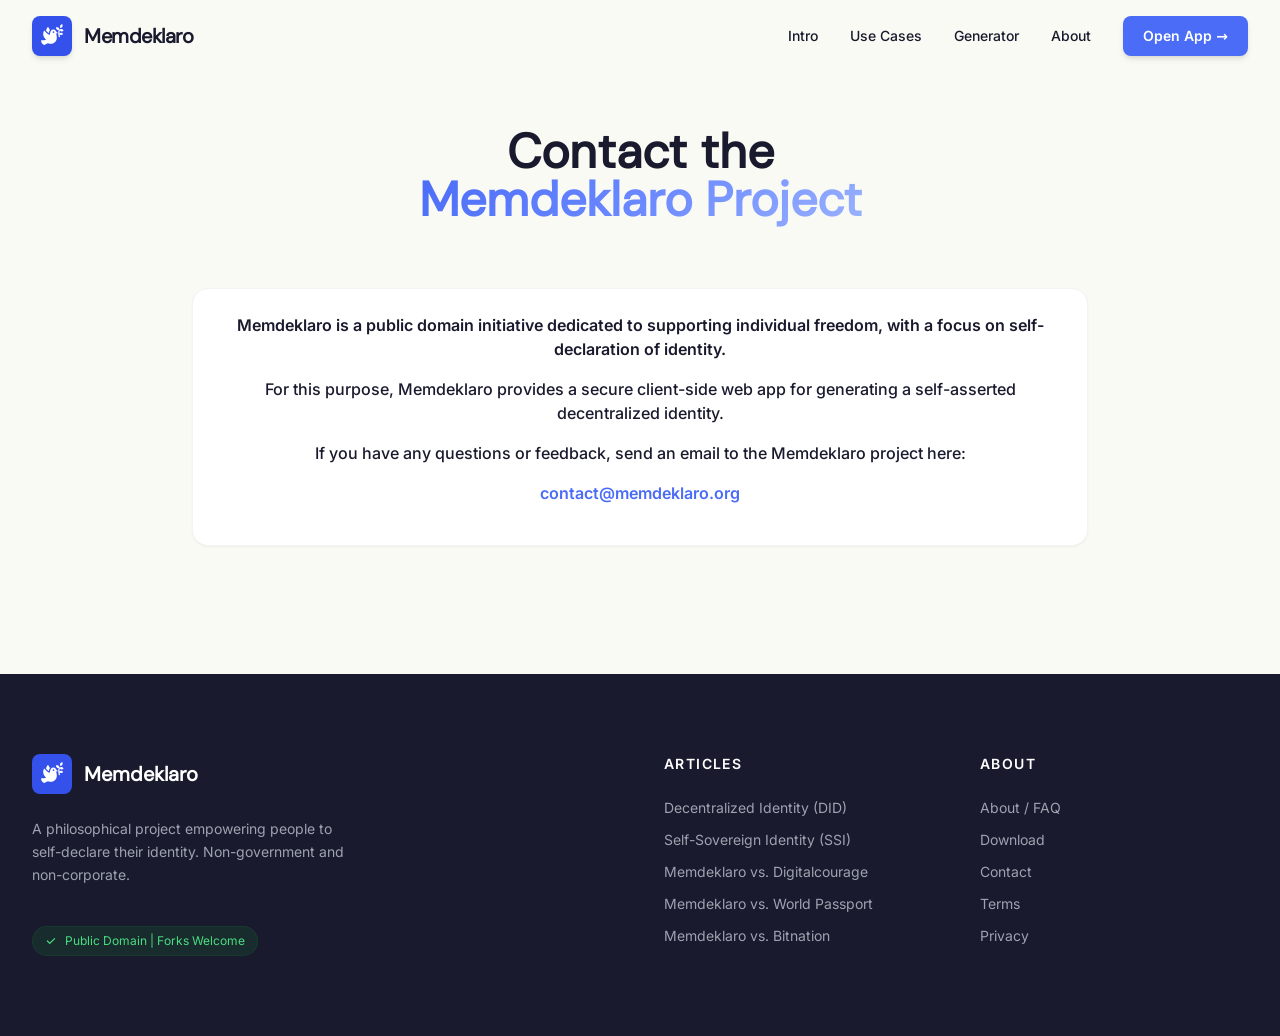
<file: contact.html>
<html lang="en">
  <head>
    <meta charset="utf-8">
    <meta name="viewport" content="width=device-width, initial-scale=1">
    <meta name="robots" content="index, follow">
    <title>Memdeklaro - Contact</title>
    <meta name="description" content="Contact the Memdeklaro Project - a public domain initiative for secure and private decentralized identity (DID).">
    <meta property="og:title" content="Memdeklaro - Contact">
    <meta property="og:description" content="Contact the Memdeklaro Project - a public domain initiative for secure and private decentralized identity (DID).">
    <meta property="og:image" content="https://memdeklaro.github.io/memdeklaro/img/share.jpg">
    <link rel="canonical" href="https://memdeklaro.org/contact">
    <link href="https://memdeklaro.github.io/memdeklaro/favicon.png" rel="shortcut icon">
    <link href="https://memdeklaro.github.io/memdeklaro/css/style.css" rel="stylesheet">
  </head>
  <body class="font-sans bg-cream text-ink antialiased">
    <nav class="fixed top-0 left-0 right-0 z-50 transition-all duration-500 bg-cream">
      <div class="max-w-7xl mx-auto px-6 lg:px-8">
        <div class="flex items-center justify-between h-18 py-4">
          <a href="https://memdeklaro.github.io/memdeklaro/" class="flex items-center gap-3 group">
            <div class="relative w-10 h-10 rounded-lg bg-brand-600 flex items-center justify-center shadow-md group-hover:shadow-brand-300/50 transition-shadow duration-300">
              <svg fill="white" stroke="none" class="w-6 h-6" viewBox="0 0 40 40">
                <path d="M37.2317 4.49969C36.4913 5.78214 35.1479 6.49947 33.7664 6.50036C33.0773 5.30374 33.0273 3.78252 33.7674 2.50067C34.5078 1.21821 35.8511 0.500883 37.2326 0.5C37.9217 1.69661 37.9718 3.21783 37.2317 4.49969Z" fill="white"></path>
                <path clip-rule="evenodd" d="M33.0615 10.7135C32.5693 12.0271 32.3346 13.6297 32.3807 15.4463C33.0777 14.8558 33.9797 14.4997 34.9648 14.4997C36.4454 14.4997 37.7381 15.3041 38.4297 16.4998C37.7381 17.6953 36.4455 18.4997 34.965 18.4997C34.0664 18.4997 33.237 18.2034 32.5693 17.7032C32.744 18.9703 33.0381 20.3133 33.4578 21.7122L31.5422 22.287C30.1447 17.6289 29.9658 13.2344 31.2025 9.97435C30.3063 10.1345 29.3508 9.99127 28.5007 9.50042C27.2184 8.7601 26.5011 7.41704 26.5 6.03574C27.6967 5.34622 29.2184 5.29597 30.5005 6.03622C31.7797 6.77478 32.4967 8.11322 32.5011 9.49106C33.4786 8.51609 34.9348 8.07423 36.3643 8.45726C37.7945 8.84047 38.835 9.95212 39.1935 11.2861C38.216 12.2618 36.7593 12.7042 35.3292 12.321C34.3674 12.0633 33.5819 11.4762 33.0615 10.7135ZM32.5012 9.49649L32.5012 9.50018L32.5023 9.50075L32.5012 9.49649Z" fill="white" fill-rule="evenodd"></path>
                <path d="M14.1642 14.8722C12.5378 13.7105 11.1276 12.4211 10.1157 11.4102C10.411 8.39997 11.9206 5.95131 13.4943 4.56836C13.4943 4.56836 14.6544 7.07845 16.6511 9.85287C16.5382 10.014 16.4313 10.1798 16.3298 10.3498C15.5425 11.6683 15.0345 13.3338 14.6404 15.198C14.4861 15.0971 14.3278 14.9891 14.1642 14.8722Z" fill="white"></path>
                <path clip-rule="evenodd" d="M18.502 32.9997C23.502 32.9997 28.002 28.9997 28.002 22.9997C28.002 21.2048 27.7564 19.9613 27.4374 18.3456C27.3012 17.6555 27.1516 16.8975 27.002 15.9997L30.002 14.9997L27.4558 13.3023C26.4452 10.7854 24.8642 8.99972 22.5019 8.99972C18.1713 8.99972 17.082 12.2412 16.1148 18.2786C15.9974 18.2195 15.8792 18.1607 15.7596 18.1013C14.9406 17.6941 14.0632 17.2578 13.0018 16.4997C9.50184 13.9997 7.00193 10.9997 7.00193 10.9997C5.00188 13.9997 4.00195 19.9997 9.00168 24.9997C9.39734 25.3954 9.78234 25.7464 10.1538 26.0578C8.10767 26.7058 5.44022 26.9997 2.00173 26.9997C2.00173 26.9997 1.33529 28.9997 3.00173 31.4997C4.66816 33.9997 7.00156 34.9997 7.00156 34.9997L13.0016 31.9997C13.0016 31.9997 15.002 32.9997 18.502 32.9997ZM27.002 15.8679C26.993 15.9206 26.9923 15.9652 27.002 15.9997V15.8679ZM24.0017 13.4997C24.0017 14.3281 23.3302 14.9997 22.5017 14.9997C21.6733 14.9997 21.0017 14.3281 21.0017 13.4997C21.0017 12.6713 21.6733 11.9997 22.5017 11.9997C23.3302 11.9997 24.0017 12.6713 24.0017 13.4997Z" fill="white" fill-rule="evenodd"></path>
              </svg>
            </div>
            <span class="font-serif font-bold text-xl tracking-tight transition-colors duration-300">
            Memdeklaro
            </span>
          </a>
          <div class="hidden md:flex items-center gap-8">
            <a href="https://memdeklaro.github.io/memdeklaro/#what" class="text-sm font-medium link-underline text-ink duration-200">Intro</a>
            <a href="https://memdeklaro.github.io/memdeklaro/#why" class="text-sm font-medium link-underline text-ink duration-200">Use Cases</a>
            <a href="https://memdeklaro.github.io/memdeklaro/#generator" class="text-sm font-medium link-underline text-ink duration-200">Generator</a>
            <a href="https://memdeklaro.github.io/memdeklaro/#about" class="text-sm font-medium link-underline text-ink duration-200">About</a>
            <a href="https://memdeklaro.github.io/memdeklaro/app/" class="px-5 py-2.5 bg-brand-500 hover:bg-brand-600 text-white text-sm font-semibold rounded-lg transition-all duration-200 shadow-md hover:shadow-brand-500/30">
            Open App →
            </a>
          </div>
        </div>
      </div>
    </nav>
    <section class="py-32 bg-cream">
      <div class="max-w-7xl mx-auto px-6 lg:px-8">
        <div class="max-w-3xl mx-auto text-center mb-16">
          <h1 class="font-serif text-4xl lg:text-5xl font-black text-ink mb-6 leading-tight">
            Contact the<br> <span class="gradient-text">Memdeklaro Project</span>
          </h1>
        </div>
        <div class="bg-white rounded-2xl max-w-4xl mx-auto p-6 border border-gray-100 shadow-sm flex flex-col text-center">
          <p class="font-semibold text-ink mb-4">Memdeklaro is a public domain initiative dedicated to supporting individual freedom, with a focus on self-declaration of identity.</p>
          <p class="font-medium text-ink mb-4">For this purpose, Memdeklaro provides a secure client-side web app for generating a self-asserted decentralized identity.</p>
          <p class="font-medium text-ink mb-4">If you have any questions or feedback, send an email to the Memdeklaro project here:</p>
          <p class="text-brand-500 font-semibold mb-4"><span>contact</span><span>@</span><span style="font-size:0px">-antispam-</span><span>memdeklaro.org</span></p>
        </div>
      </div>
    </section>
    <footer class="bg-ink text-white py-20">
      <div class="max-w-7xl mx-auto px-6 lg:px-8">
        <div class="grid md:grid-cols-4 gap-12">
          <div class="md:col-span-2">
            <div class="flex items-center gap-3 mb-6">
              <div class="w-10 h-10 rounded-lg bg-brand-600 flex items-center justify-center">
                <svg fill="white" stroke="none" class="w-6 h-6" viewBox="0 0 40 40">
                  <path d="M37.2317 4.49969C36.4913 5.78214 35.1479 6.49947 33.7664 6.50036C33.0773 5.30374 33.0273 3.78252 33.7674 2.50067C34.5078 1.21821 35.8511 0.500883 37.2326 0.5C37.9217 1.69661 37.9718 3.21783 37.2317 4.49969Z" fill="white"></path>
                  <path clip-rule="evenodd" d="M33.0615 10.7135C32.5693 12.0271 32.3346 13.6297 32.3807 15.4463C33.0777 14.8558 33.9797 14.4997 34.9648 14.4997C36.4454 14.4997 37.7381 15.3041 38.4297 16.4998C37.7381 17.6953 36.4455 18.4997 34.965 18.4997C34.0664 18.4997 33.237 18.2034 32.5693 17.7032C32.744 18.9703 33.0381 20.3133 33.4578 21.7122L31.5422 22.287C30.1447 17.6289 29.9658 13.2344 31.2025 9.97435C30.3063 10.1345 29.3508 9.99127 28.5007 9.50042C27.2184 8.7601 26.5011 7.41704 26.5 6.03574C27.6967 5.34622 29.2184 5.29597 30.5005 6.03622C31.7797 6.77478 32.4967 8.11322 32.5011 9.49106C33.4786 8.51609 34.9348 8.07423 36.3643 8.45726C37.7945 8.84047 38.835 9.95212 39.1935 11.2861C38.216 12.2618 36.7593 12.7042 35.3292 12.321C34.3674 12.0633 33.5819 11.4762 33.0615 10.7135ZM32.5012 9.49649L32.5012 9.50018L32.5023 9.50075L32.5012 9.49649Z" fill="white" fill-rule="evenodd"></path>
                  <path d="M14.1642 14.8722C12.5378 13.7105 11.1276 12.4211 10.1157 11.4102C10.411 8.39997 11.9206 5.95131 13.4943 4.56836C13.4943 4.56836 14.6544 7.07845 16.6511 9.85287C16.5382 10.014 16.4313 10.1798 16.3298 10.3498C15.5425 11.6683 15.0345 13.3338 14.6404 15.198C14.4861 15.0971 14.3278 14.9891 14.1642 14.8722Z" fill="white"></path>
                  <path clip-rule="evenodd" d="M18.502 32.9997C23.502 32.9997 28.002 28.9997 28.002 22.9997C28.002 21.2048 27.7564 19.9613 27.4374 18.3456C27.3012 17.6555 27.1516 16.8975 27.002 15.9997L30.002 14.9997L27.4558 13.3023C26.4452 10.7854 24.8642 8.99972 22.5019 8.99972C18.1713 8.99972 17.082 12.2412 16.1148 18.2786C15.9974 18.2195 15.8792 18.1607 15.7596 18.1013C14.9406 17.6941 14.0632 17.2578 13.0018 16.4997C9.50184 13.9997 7.00193 10.9997 7.00193 10.9997C5.00188 13.9997 4.00195 19.9997 9.00168 24.9997C9.39734 25.3954 9.78234 25.7464 10.1538 26.0578C8.10767 26.7058 5.44022 26.9997 2.00173 26.9997C2.00173 26.9997 1.33529 28.9997 3.00173 31.4997C4.66816 33.9997 7.00156 34.9997 7.00156 34.9997L13.0016 31.9997C13.0016 31.9997 15.002 32.9997 18.502 32.9997ZM27.002 15.8679C26.993 15.9206 26.9923 15.9652 27.002 15.9997V15.8679ZM24.0017 13.4997C24.0017 14.3281 23.3302 14.9997 22.5017 14.9997C21.6733 14.9997 21.0017 14.3281 21.0017 13.4997C21.0017 12.6713 21.6733 11.9997 22.5017 11.9997C23.3302 11.9997 24.0017 12.6713 24.0017 13.4997Z" fill="white" fill-rule="evenodd"></path>
                </svg>
              </div>
              <span class="font-serif font-bold text-xl text-white">Memdeklaro</span>
            </div>
            <p class="text-gray-400 text-sm leading-relaxed mb-4 max-w-xs">
              A philosophical project empowering people to self-declare their identity. Non-government and non-corporate.
            </p>
            <div class="mt-6 inline-flex items-center gap-2 px-3 py-1.5 bg-green-900/30 text-green-400 text-xs rounded-full border border-green-800/30">
              <svg class="w-3 h-3" fill="currentColor" viewBox="0 0 20 20">
                <path fill-rule="evenodd" d="M16.707 5.293a1 1 0 010 1.414l-8 8a1 1 0 01-1.414 0l-4-4a1 1 0 011.414-1.414L8 12.586l7.293-7.293a1 1 0 011.414 0z" clip-rule="evenodd"></path>
              </svg>
              Public Domain | Forks Welcome
            </div>
          </div>
          <div>
            <h5 class="text-white font-semibold mb-6 text-sm uppercase tracking-widest">Articles</h5>
            <div class="flex flex-col gap-3">
              <a href="https://memdeklaro.github.io/memdeklaro/blog/decentralized-identity-guide" class="text-gray-400 hover:text-white text-sm transition-colors link-underline">Decentralized Identity (DID)</a>
              <a href="https://memdeklaro.github.io/memdeklaro/blog/decentralized-identity-guide" class="text-gray-400 hover:text-white text-sm transition-colors link-underline">Self-Sovereign Identity (SSI)</a>
              <a href="https://memdeklaro.github.io/memdeklaro/blog/non-government-id-guide" class="text-gray-400 hover:text-white text-sm transition-colors link-underline">Memdeklaro vs. Digitalcourage</a>
              <a href="https://memdeklaro.github.io/memdeklaro/blog/non-government-id-guide" class="text-gray-400 hover:text-white text-sm transition-colors link-underline">Memdeklaro vs. World Passport</a>
              <a href="https://memdeklaro.github.io/memdeklaro/blog/non-government-id-guide" class="text-gray-400 hover:text-white text-sm transition-colors link-underline">Memdeklaro vs. Bitnation</a>
            </div>
          </div>
          <div>
            <h5 class="text-white font-semibold mb-6 text-sm uppercase tracking-widest">About</h5>
            <div class="flex flex-col gap-3">
              <a href="https://memdeklaro.github.io/memdeklaro/about" class="text-gray-400 hover:text-white text-sm transition-colors link-underline flex items-center gap-2">About / FAQ</a>
              <a href="https://memdeklaro.github.io/memdeklaro/download" class="text-gray-400 hover:text-white text-sm transition-colors link-underline flex items-center gap-2">Download</a>
              <a href="https://memdeklaro.github.io/memdeklaro/contact" class="text-gray-400 hover:text-white text-sm transition-colors link-underline flex items-center gap-2">Contact</a>
              <a href="https://memdeklaro.github.io/memdeklaro/terms" class="text-gray-400 hover:text-white text-sm transition-colors link-underline flex items-center gap-2">Terms</a>
              <a href="https://memdeklaro.github.io/memdeklaro/privacy" class="text-gray-400 hover:text-white text-sm transition-colors link-underline flex items-center gap-2">Privacy</a>
            </div>
          </div>
        </div>
      </div>
    </footer>
  </body>
</html>
</file>
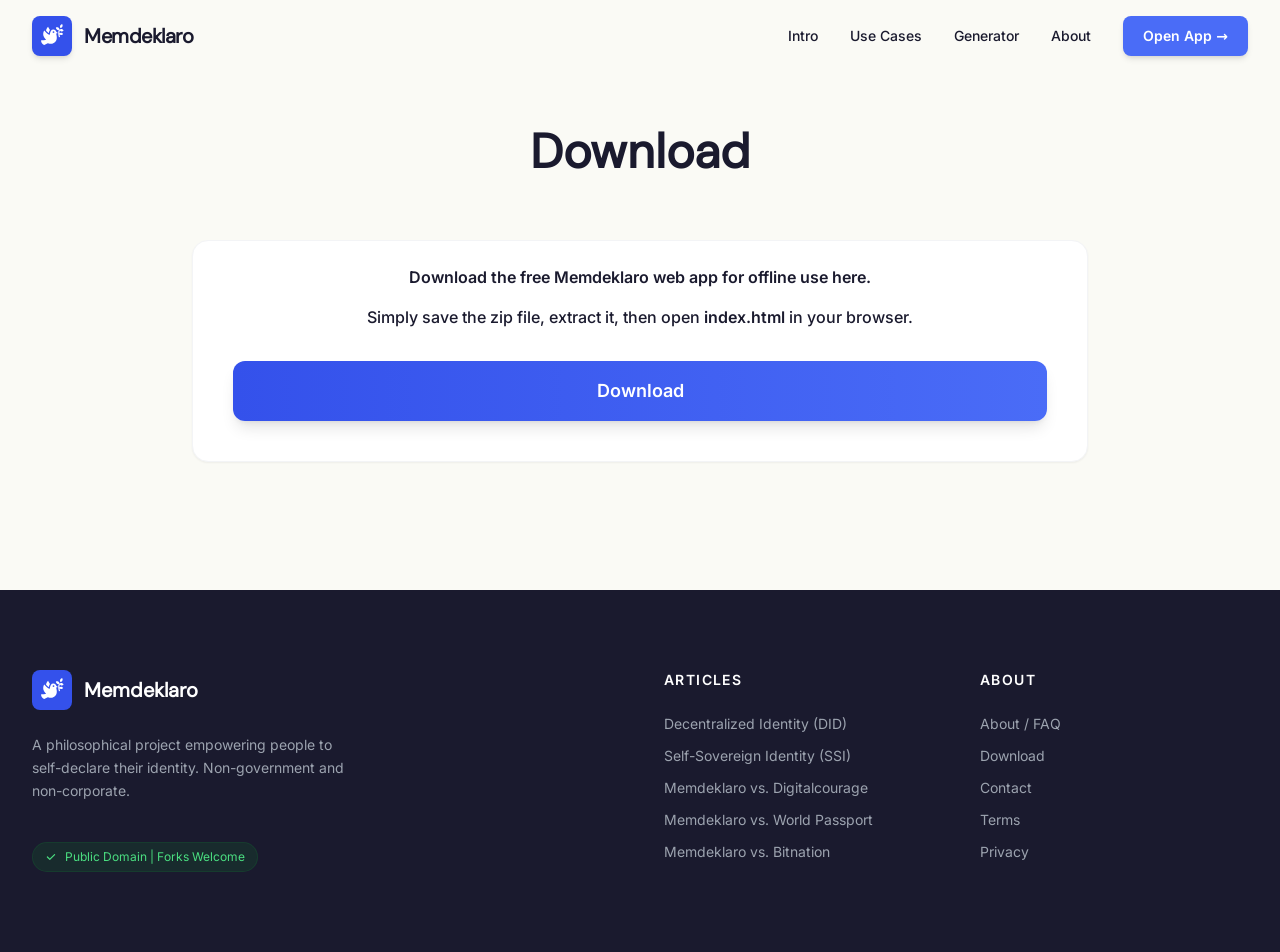
<file: download.html>
<html lang="en">
  <head>
    <meta charset="utf-8">
    <meta name="viewport" content="width=device-width, initial-scale=1">
    <meta name="robots" content="index, follow">
    <title>Memdeklaro - Download</title>
    <meta name="description" content="Download the free Memdeklaro decentralized identity app for offline use.">
    <meta property="og:title" content="Memdeklaro - Download">
    <meta property="og:description" content="Download the free Memdeklaro decentralized identity app for offline use.">
    <meta property="og:image" content="https://memdeklaro.github.io/memdeklaro/img/share.jpg">
    <link rel="canonical" href="https://memdeklaro.org/download">
    <link href="https://memdeklaro.github.io/memdeklaro/favicon.png" rel="shortcut icon">
    <link href="https://memdeklaro.github.io/memdeklaro/css/style.css" rel="stylesheet">
  </head>
  <body class="font-sans bg-cream text-ink antialiased">
    <nav class="fixed top-0 left-0 right-0 z-50 transition-all duration-500 bg-cream">
      <div class="max-w-7xl mx-auto px-6 lg:px-8">
        <div class="flex items-center justify-between h-18 py-4">
          <a href="https://memdeklaro.github.io/memdeklaro/" class="flex items-center gap-3 group">
            <div class="relative w-10 h-10 rounded-lg bg-brand-600 flex items-center justify-center shadow-md group-hover:shadow-brand-300/50 transition-shadow duration-300">
              <svg fill="white" stroke="none" class="w-6 h-6" viewBox="0 0 40 40">
                <path d="M37.2317 4.49969C36.4913 5.78214 35.1479 6.49947 33.7664 6.50036C33.0773 5.30374 33.0273 3.78252 33.7674 2.50067C34.5078 1.21821 35.8511 0.500883 37.2326 0.5C37.9217 1.69661 37.9718 3.21783 37.2317 4.49969Z" fill="white"></path>
                <path clip-rule="evenodd" d="M33.0615 10.7135C32.5693 12.0271 32.3346 13.6297 32.3807 15.4463C33.0777 14.8558 33.9797 14.4997 34.9648 14.4997C36.4454 14.4997 37.7381 15.3041 38.4297 16.4998C37.7381 17.6953 36.4455 18.4997 34.965 18.4997C34.0664 18.4997 33.237 18.2034 32.5693 17.7032C32.744 18.9703 33.0381 20.3133 33.4578 21.7122L31.5422 22.287C30.1447 17.6289 29.9658 13.2344 31.2025 9.97435C30.3063 10.1345 29.3508 9.99127 28.5007 9.50042C27.2184 8.7601 26.5011 7.41704 26.5 6.03574C27.6967 5.34622 29.2184 5.29597 30.5005 6.03622C31.7797 6.77478 32.4967 8.11322 32.5011 9.49106C33.4786 8.51609 34.9348 8.07423 36.3643 8.45726C37.7945 8.84047 38.835 9.95212 39.1935 11.2861C38.216 12.2618 36.7593 12.7042 35.3292 12.321C34.3674 12.0633 33.5819 11.4762 33.0615 10.7135ZM32.5012 9.49649L32.5012 9.50018L32.5023 9.50075L32.5012 9.49649Z" fill="white" fill-rule="evenodd"></path>
                <path d="M14.1642 14.8722C12.5378 13.7105 11.1276 12.4211 10.1157 11.4102C10.411 8.39997 11.9206 5.95131 13.4943 4.56836C13.4943 4.56836 14.6544 7.07845 16.6511 9.85287C16.5382 10.014 16.4313 10.1798 16.3298 10.3498C15.5425 11.6683 15.0345 13.3338 14.6404 15.198C14.4861 15.0971 14.3278 14.9891 14.1642 14.8722Z" fill="white"></path>
                <path clip-rule="evenodd" d="M18.502 32.9997C23.502 32.9997 28.002 28.9997 28.002 22.9997C28.002 21.2048 27.7564 19.9613 27.4374 18.3456C27.3012 17.6555 27.1516 16.8975 27.002 15.9997L30.002 14.9997L27.4558 13.3023C26.4452 10.7854 24.8642 8.99972 22.5019 8.99972C18.1713 8.99972 17.082 12.2412 16.1148 18.2786C15.9974 18.2195 15.8792 18.1607 15.7596 18.1013C14.9406 17.6941 14.0632 17.2578 13.0018 16.4997C9.50184 13.9997 7.00193 10.9997 7.00193 10.9997C5.00188 13.9997 4.00195 19.9997 9.00168 24.9997C9.39734 25.3954 9.78234 25.7464 10.1538 26.0578C8.10767 26.7058 5.44022 26.9997 2.00173 26.9997C2.00173 26.9997 1.33529 28.9997 3.00173 31.4997C4.66816 33.9997 7.00156 34.9997 7.00156 34.9997L13.0016 31.9997C13.0016 31.9997 15.002 32.9997 18.502 32.9997ZM27.002 15.8679C26.993 15.9206 26.9923 15.9652 27.002 15.9997V15.8679ZM24.0017 13.4997C24.0017 14.3281 23.3302 14.9997 22.5017 14.9997C21.6733 14.9997 21.0017 14.3281 21.0017 13.4997C21.0017 12.6713 21.6733 11.9997 22.5017 11.9997C23.3302 11.9997 24.0017 12.6713 24.0017 13.4997Z" fill="white" fill-rule="evenodd"></path>
              </svg>
            </div>
            <span class="font-serif font-bold text-xl tracking-tight transition-colors duration-300">
            Memdeklaro
            </span>
          </a>
          <div class="hidden md:flex items-center gap-8">
            <a href="https://memdeklaro.github.io/memdeklaro/#what" class="text-sm font-medium link-underline text-ink duration-200">Intro</a>
            <a href="https://memdeklaro.github.io/memdeklaro/#why" class="text-sm font-medium link-underline text-ink duration-200">Use Cases</a>
            <a href="https://memdeklaro.github.io/memdeklaro/#generator" class="text-sm font-medium link-underline text-ink duration-200">Generator</a>
            <a href="https://memdeklaro.github.io/memdeklaro/#about" class="text-sm font-medium link-underline text-ink duration-200">About</a>
            <a href="https://memdeklaro.github.io/memdeklaro/app/" class="px-5 py-2.5 bg-brand-500 hover:bg-brand-600 text-white text-sm font-semibold rounded-lg transition-all duration-200 shadow-md hover:shadow-brand-500/30">
            Open App →
            </a>
          </div>
        </div>
      </div>
    </nav>
    <section class="py-32 bg-cream">
      <div class="max-w-7xl mx-auto px-6 lg:px-8">
        <div class="max-w-3xl mx-auto text-center mb-16">
          <h1 class="font-serif text-4xl lg:text-5xl font-black text-ink mb-6 leading-tight">
            Download
          </h1>
        </div>
        <div class="bg-white rounded-2xl max-w-4xl mx-auto p-6 border border-gray-100 shadow-sm flex flex-col text-center">
          <p class="font-semibold text-ink mb-4">Download the free Memdeklaro web app for offline use here.</p>
          <p class="font-medium text-ink mb-4">Simply save the zip file, extract it, then open <b>index.html</b> in your browser.</p>
          <div class="md:col-span-2 p-4">
            <a href="https://memdeklaro.github.io/memdeklaro/downloads/app.zip" class="w-full py-4 bg-gradient-to-r from-brand-600 to-brand-500 hover:from-brand-700 hover:to-brand-600 text-white font-bold text-lg rounded-xl transition-all duration-200 shadow-lg hover:shadow-brand-500/30 flex items-center justify-center gap-3">Download</a>
          </div>
        </div>
      </div>
    </section>
    <footer class="bg-ink text-white py-20">
      <div class="max-w-7xl mx-auto px-6 lg:px-8">
        <div class="grid md:grid-cols-4 gap-12">
          <div class="md:col-span-2">
            <div class="flex items-center gap-3 mb-6">
              <div class="w-10 h-10 rounded-lg bg-brand-600 flex items-center justify-center">
                <svg fill="white" stroke="none" class="w-6 h-6" viewBox="0 0 40 40">
                  <path d="M37.2317 4.49969C36.4913 5.78214 35.1479 6.49947 33.7664 6.50036C33.0773 5.30374 33.0273 3.78252 33.7674 2.50067C34.5078 1.21821 35.8511 0.500883 37.2326 0.5C37.9217 1.69661 37.9718 3.21783 37.2317 4.49969Z" fill="white"></path>
                  <path clip-rule="evenodd" d="M33.0615 10.7135C32.5693 12.0271 32.3346 13.6297 32.3807 15.4463C33.0777 14.8558 33.9797 14.4997 34.9648 14.4997C36.4454 14.4997 37.7381 15.3041 38.4297 16.4998C37.7381 17.6953 36.4455 18.4997 34.965 18.4997C34.0664 18.4997 33.237 18.2034 32.5693 17.7032C32.744 18.9703 33.0381 20.3133 33.4578 21.7122L31.5422 22.287C30.1447 17.6289 29.9658 13.2344 31.2025 9.97435C30.3063 10.1345 29.3508 9.99127 28.5007 9.50042C27.2184 8.7601 26.5011 7.41704 26.5 6.03574C27.6967 5.34622 29.2184 5.29597 30.5005 6.03622C31.7797 6.77478 32.4967 8.11322 32.5011 9.49106C33.4786 8.51609 34.9348 8.07423 36.3643 8.45726C37.7945 8.84047 38.835 9.95212 39.1935 11.2861C38.216 12.2618 36.7593 12.7042 35.3292 12.321C34.3674 12.0633 33.5819 11.4762 33.0615 10.7135ZM32.5012 9.49649L32.5012 9.50018L32.5023 9.50075L32.5012 9.49649Z" fill="white" fill-rule="evenodd"></path>
                  <path d="M14.1642 14.8722C12.5378 13.7105 11.1276 12.4211 10.1157 11.4102C10.411 8.39997 11.9206 5.95131 13.4943 4.56836C13.4943 4.56836 14.6544 7.07845 16.6511 9.85287C16.5382 10.014 16.4313 10.1798 16.3298 10.3498C15.5425 11.6683 15.0345 13.3338 14.6404 15.198C14.4861 15.0971 14.3278 14.9891 14.1642 14.8722Z" fill="white"></path>
                  <path clip-rule="evenodd" d="M18.502 32.9997C23.502 32.9997 28.002 28.9997 28.002 22.9997C28.002 21.2048 27.7564 19.9613 27.4374 18.3456C27.3012 17.6555 27.1516 16.8975 27.002 15.9997L30.002 14.9997L27.4558 13.3023C26.4452 10.7854 24.8642 8.99972 22.5019 8.99972C18.1713 8.99972 17.082 12.2412 16.1148 18.2786C15.9974 18.2195 15.8792 18.1607 15.7596 18.1013C14.9406 17.6941 14.0632 17.2578 13.0018 16.4997C9.50184 13.9997 7.00193 10.9997 7.00193 10.9997C5.00188 13.9997 4.00195 19.9997 9.00168 24.9997C9.39734 25.3954 9.78234 25.7464 10.1538 26.0578C8.10767 26.7058 5.44022 26.9997 2.00173 26.9997C2.00173 26.9997 1.33529 28.9997 3.00173 31.4997C4.66816 33.9997 7.00156 34.9997 7.00156 34.9997L13.0016 31.9997C13.0016 31.9997 15.002 32.9997 18.502 32.9997ZM27.002 15.8679C26.993 15.9206 26.9923 15.9652 27.002 15.9997V15.8679ZM24.0017 13.4997C24.0017 14.3281 23.3302 14.9997 22.5017 14.9997C21.6733 14.9997 21.0017 14.3281 21.0017 13.4997C21.0017 12.6713 21.6733 11.9997 22.5017 11.9997C23.3302 11.9997 24.0017 12.6713 24.0017 13.4997Z" fill="white" fill-rule="evenodd"></path>
                </svg>
              </div>
              <span class="font-serif font-bold text-xl text-white">Memdeklaro</span>
            </div>
            <p class="text-gray-400 text-sm leading-relaxed mb-4 max-w-xs">
              A philosophical project empowering people to self-declare their identity. Non-government and non-corporate.
            </p>
            <div class="mt-6 inline-flex items-center gap-2 px-3 py-1.5 bg-green-900/30 text-green-400 text-xs rounded-full border border-green-800/30">
              <svg class="w-3 h-3" fill="currentColor" viewBox="0 0 20 20">
                <path fill-rule="evenodd" d="M16.707 5.293a1 1 0 010 1.414l-8 8a1 1 0 01-1.414 0l-4-4a1 1 0 011.414-1.414L8 12.586l7.293-7.293a1 1 0 011.414 0z" clip-rule="evenodd"></path>
              </svg>
              Public Domain | Forks Welcome
            </div>
          </div>
          <div>
            <h5 class="text-white font-semibold mb-6 text-sm uppercase tracking-widest">Articles</h5>
            <div class="flex flex-col gap-3">
              <a href="https://memdeklaro.github.io/memdeklaro/blog/decentralized-identity-guide" class="text-gray-400 hover:text-white text-sm transition-colors link-underline">Decentralized Identity (DID)</a>
              <a href="https://memdeklaro.github.io/memdeklaro/blog/decentralized-identity-guide" class="text-gray-400 hover:text-white text-sm transition-colors link-underline">Self-Sovereign Identity (SSI)</a>
              <a href="https://memdeklaro.github.io/memdeklaro/blog/non-government-id-guide" class="text-gray-400 hover:text-white text-sm transition-colors link-underline">Memdeklaro vs. Digitalcourage</a>
              <a href="https://memdeklaro.github.io/memdeklaro/blog/non-government-id-guide" class="text-gray-400 hover:text-white text-sm transition-colors link-underline">Memdeklaro vs. World Passport</a>
              <a href="https://memdeklaro.github.io/memdeklaro/blog/non-government-id-guide" class="text-gray-400 hover:text-white text-sm transition-colors link-underline">Memdeklaro vs. Bitnation</a>
            </div>
          </div>
          <div>
            <h5 class="text-white font-semibold mb-6 text-sm uppercase tracking-widest">About</h5>
            <div class="flex flex-col gap-3">
              <a href="https://memdeklaro.github.io/memdeklaro/about" class="text-gray-400 hover:text-white text-sm transition-colors link-underline flex items-center gap-2">About / FAQ</a>
              <a href="https://memdeklaro.github.io/memdeklaro/download" class="text-gray-400 hover:text-white text-sm transition-colors link-underline flex items-center gap-2">Download</a>
              <a href="https://memdeklaro.github.io/memdeklaro/contact" class="text-gray-400 hover:text-white text-sm transition-colors link-underline flex items-center gap-2">Contact</a>
              <a href="https://memdeklaro.github.io/memdeklaro/terms" class="text-gray-400 hover:text-white text-sm transition-colors link-underline flex items-center gap-2">Terms</a>
              <a href="https://memdeklaro.github.io/memdeklaro/privacy" class="text-gray-400 hover:text-white text-sm transition-colors link-underline flex items-center gap-2">Privacy</a>
            </div>
          </div>
        </div>
      </div>
    </footer>
  </body>
</html>
</file>
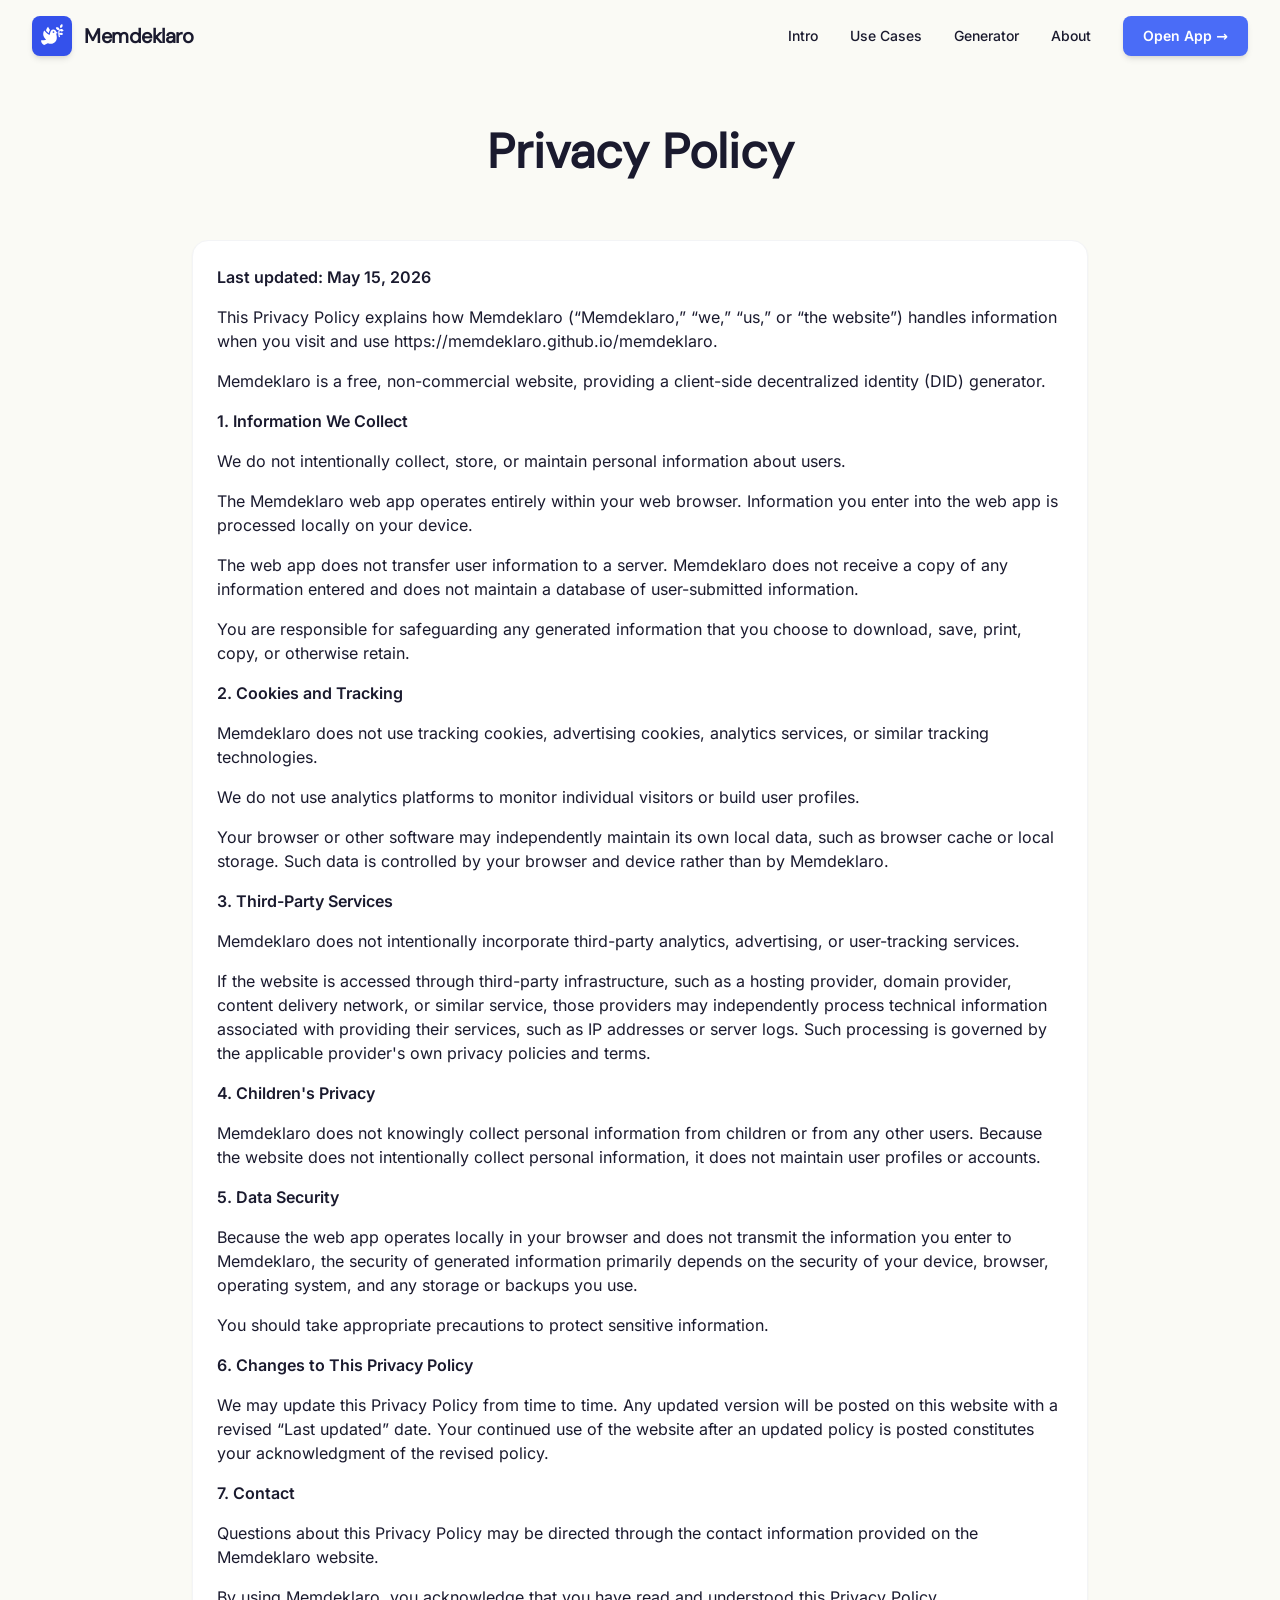
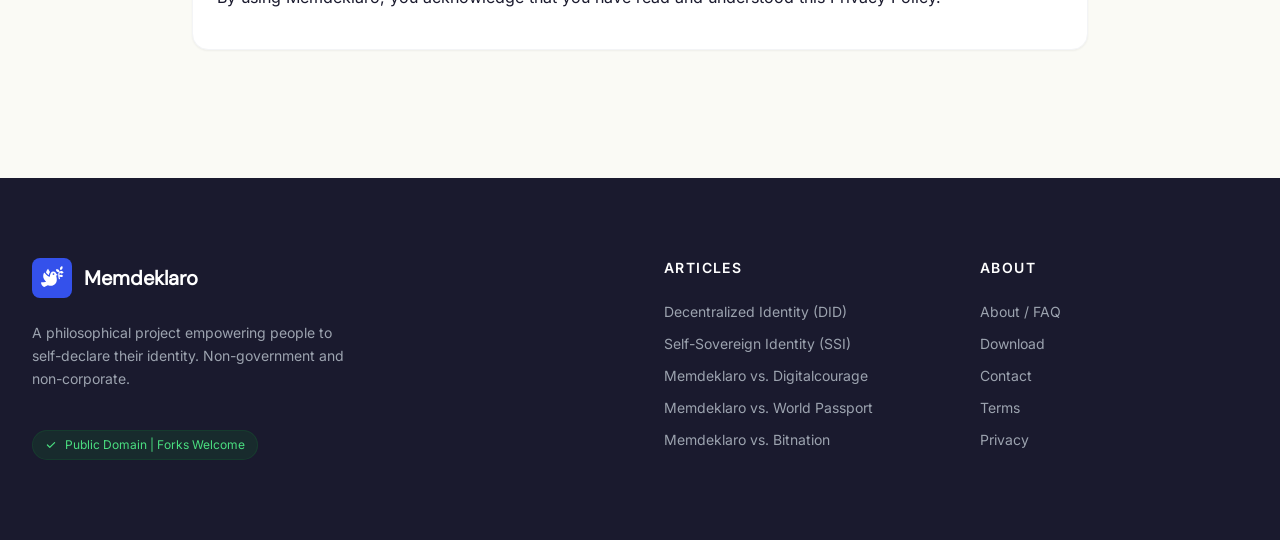
<file: privacy.html>
<html lang="en">
  <head>
    <meta charset="utf-8">
    <meta name="viewport" content="width=device-width, initial-scale=1">
    <meta name="robots" content="index, follow">
    <title>Memdeklaro - Privacy</title>
    <meta name="description" content="Privacy policy of the Memdeklaro decentralized identity framework.">
    <meta property="og:title" content="Memdeklaro - Privacy">
    <meta property="og:description" content="Privacy policy of the Memdeklaro decentralized identity framework.">
    <meta property="og:image" content="https://memdeklaro.github.io/memdeklaro/img/share.jpg">
    <link rel="canonical" href="https://memdeklaro.org/privacy">
    <link href="https://memdeklaro.github.io/memdeklaro/favicon.png" rel="shortcut icon">
    <link href="https://memdeklaro.github.io/memdeklaro/css/style.css" rel="stylesheet">
  </head>
  <body class="font-sans bg-cream text-ink antialiased">
    <nav class="fixed top-0 left-0 right-0 z-50 transition-all duration-500 bg-cream">
      <div class="max-w-7xl mx-auto px-6 lg:px-8">
        <div class="flex items-center justify-between h-18 py-4">
          <a href="https://memdeklaro.github.io/memdeklaro/" class="flex items-center gap-3 group">
            <div class="relative w-10 h-10 rounded-lg bg-brand-600 flex items-center justify-center shadow-md group-hover:shadow-brand-300/50 transition-shadow duration-300">
              <svg fill="white" stroke="none" class="w-6 h-6" viewBox="0 0 40 40">
                <path d="M37.2317 4.49969C36.4913 5.78214 35.1479 6.49947 33.7664 6.50036C33.0773 5.30374 33.0273 3.78252 33.7674 2.50067C34.5078 1.21821 35.8511 0.500883 37.2326 0.5C37.9217 1.69661 37.9718 3.21783 37.2317 4.49969Z" fill="white"></path>
                <path clip-rule="evenodd" d="M33.0615 10.7135C32.5693 12.0271 32.3346 13.6297 32.3807 15.4463C33.0777 14.8558 33.9797 14.4997 34.9648 14.4997C36.4454 14.4997 37.7381 15.3041 38.4297 16.4998C37.7381 17.6953 36.4455 18.4997 34.965 18.4997C34.0664 18.4997 33.237 18.2034 32.5693 17.7032C32.744 18.9703 33.0381 20.3133 33.4578 21.7122L31.5422 22.287C30.1447 17.6289 29.9658 13.2344 31.2025 9.97435C30.3063 10.1345 29.3508 9.99127 28.5007 9.50042C27.2184 8.7601 26.5011 7.41704 26.5 6.03574C27.6967 5.34622 29.2184 5.29597 30.5005 6.03622C31.7797 6.77478 32.4967 8.11322 32.5011 9.49106C33.4786 8.51609 34.9348 8.07423 36.3643 8.45726C37.7945 8.84047 38.835 9.95212 39.1935 11.2861C38.216 12.2618 36.7593 12.7042 35.3292 12.321C34.3674 12.0633 33.5819 11.4762 33.0615 10.7135ZM32.5012 9.49649L32.5012 9.50018L32.5023 9.50075L32.5012 9.49649Z" fill="white" fill-rule="evenodd"></path>
                <path d="M14.1642 14.8722C12.5378 13.7105 11.1276 12.4211 10.1157 11.4102C10.411 8.39997 11.9206 5.95131 13.4943 4.56836C13.4943 4.56836 14.6544 7.07845 16.6511 9.85287C16.5382 10.014 16.4313 10.1798 16.3298 10.3498C15.5425 11.6683 15.0345 13.3338 14.6404 15.198C14.4861 15.0971 14.3278 14.9891 14.1642 14.8722Z" fill="white"></path>
                <path clip-rule="evenodd" d="M18.502 32.9997C23.502 32.9997 28.002 28.9997 28.002 22.9997C28.002 21.2048 27.7564 19.9613 27.4374 18.3456C27.3012 17.6555 27.1516 16.8975 27.002 15.9997L30.002 14.9997L27.4558 13.3023C26.4452 10.7854 24.8642 8.99972 22.5019 8.99972C18.1713 8.99972 17.082 12.2412 16.1148 18.2786C15.9974 18.2195 15.8792 18.1607 15.7596 18.1013C14.9406 17.6941 14.0632 17.2578 13.0018 16.4997C9.50184 13.9997 7.00193 10.9997 7.00193 10.9997C5.00188 13.9997 4.00195 19.9997 9.00168 24.9997C9.39734 25.3954 9.78234 25.7464 10.1538 26.0578C8.10767 26.7058 5.44022 26.9997 2.00173 26.9997C2.00173 26.9997 1.33529 28.9997 3.00173 31.4997C4.66816 33.9997 7.00156 34.9997 7.00156 34.9997L13.0016 31.9997C13.0016 31.9997 15.002 32.9997 18.502 32.9997ZM27.002 15.8679C26.993 15.9206 26.9923 15.9652 27.002 15.9997V15.8679ZM24.0017 13.4997C24.0017 14.3281 23.3302 14.9997 22.5017 14.9997C21.6733 14.9997 21.0017 14.3281 21.0017 13.4997C21.0017 12.6713 21.6733 11.9997 22.5017 11.9997C23.3302 11.9997 24.0017 12.6713 24.0017 13.4997Z" fill="white" fill-rule="evenodd"></path>
              </svg>
            </div>
            <span class="font-serif font-bold text-xl tracking-tight transition-colors duration-300">
            Memdeklaro
            </span>
          </a>
          <div class="hidden md:flex items-center gap-8">
            <a href="https://memdeklaro.github.io/memdeklaro/#what" class="text-sm font-medium link-underline text-ink duration-200">Intro</a>
            <a href="https://memdeklaro.github.io/memdeklaro/#why" class="text-sm font-medium link-underline text-ink duration-200">Use Cases</a>
            <a href="https://memdeklaro.github.io/memdeklaro/#generator" class="text-sm font-medium link-underline text-ink duration-200">Generator</a>
            <a href="https://memdeklaro.github.io/memdeklaro/#about" class="text-sm font-medium link-underline text-ink duration-200">About</a>
            <a href="https://memdeklaro.github.io/memdeklaro/app/" class="px-5 py-2.5 bg-brand-500 hover:bg-brand-600 text-white text-sm font-semibold rounded-lg transition-all duration-200 shadow-md hover:shadow-brand-500/30">
            Open App →
            </a>
          </div>
        </div>
      </div>
    </nav>
    <section class="py-32 bg-cream">
      <div class="max-w-7xl mx-auto px-6 lg:px-8">
        <div class="max-w-3xl mx-auto text-center mb-16">
          <h1 class="font-serif text-4xl lg:text-5xl font-black text-ink mb-6 leading-tight">
            Privacy Policy
          </h1>
        </div>
        <div class="bg-white rounded-2xl max-w-4xl mx-auto p-6 border border-gray-100 shadow-sm flex flex-col">
          <p class="font-semibold text-ink mb-4">Last updated: May 15, 2026</p>
          <p class="font-regular text-ink mb-4">This Privacy Policy explains how Memdeklaro (“Memdeklaro,” “we,” “us,” or “the website”) handles information when you visit and use <a href="https://memdeklaro.github.io/memdeklaro">https://memdeklaro.github.io/memdeklaro</a>.</p>
          <p class="font-regular text-ink mb-4">Memdeklaro is a free, non-commercial website, providing a client-side decentralized identity (DID) generator.</p>
          <p class="font-semibold text-ink mb-4">1. Information We Collect</p>
          <p class="font-regular text-ink mb-4">We do not intentionally collect, store, or maintain personal information about users.</p>
          <p class="font-regular text-ink mb-4">The Memdeklaro web app operates entirely within your web browser. Information you enter into the web app is processed locally on your device.</p>
          <p class="font-regular text-ink mb-4">The web app does not transfer user information to a server. Memdeklaro does not receive a copy of any information entered and does not maintain a database of user-submitted information.</p>
          <p class="font-regular text-ink mb-4">You are responsible for safeguarding any generated information that you choose to download, save, print, copy, or otherwise retain.</p>
          <p class="font-semibold text-ink mb-4">2. Cookies and Tracking</p>
          <p class="font-regular text-ink mb-4">Memdeklaro does not use tracking cookies, advertising cookies, analytics services, or similar tracking technologies.</p>
          <p class="font-regular text-ink mb-4">We do not use analytics platforms to monitor individual visitors or build user profiles.</p>
          <p class="font-regular text-ink mb-4">Your browser or other software may independently maintain its own local data, such as browser cache or local storage. Such data is controlled by your browser and device rather than by Memdeklaro.</p>
          <p class="font-semibold text-ink mb-4">3. Third-Party Services</p>
          <p class="font-regular text-ink mb-4">Memdeklaro does not intentionally incorporate third-party analytics, advertising, or user-tracking services.</p>
          <p class="font-regular text-ink mb-4">If the website is accessed through third-party infrastructure, such as a hosting provider, domain provider, content delivery network, or similar service, those providers may independently process technical information associated with providing their services, such as IP addresses or server logs. Such processing is governed by the applicable provider's own privacy policies and terms.</p>
          <p class="font-bold text-ink mb-4">4. Children's Privacy</p>
          <p class="font-regular text-ink mb-4">Memdeklaro does not knowingly collect personal information from children or from any other users. Because the website does not intentionally collect personal information, it does not maintain user profiles or accounts.</p>
          <p class="font-semibold text-ink mb-4">5. Data Security</p>
          <p class="font-regular text-ink mb-4">Because the web app operates locally in your browser and does not transmit the information you enter to Memdeklaro, the security of generated information primarily depends on the security of your device, browser, operating system, and any storage or backups you use.</p>
          <p class="font-regular text-ink mb-4">You should take appropriate precautions to protect sensitive information.</p>
          <p class="font-semibold text-ink mb-4">6. Changes to This Privacy Policy</p>
          <p class="font-regular text-ink mb-4">We may update this Privacy Policy from time to time. Any updated version will be posted on this website with a revised “Last updated” date. Your continued use of the website after an updated policy is posted constitutes your acknowledgment of the revised policy.</p>
          <p class="font-semibold text-ink mb-4">7. Contact</p>
          <p class="font-regular text-ink mb-4">Questions about this Privacy Policy may be directed through the contact information provided on the Memdeklaro website.</p>
          <p class="font-regular text-ink mb-4">By using Memdeklaro, you acknowledge that you have read and understood this Privacy Policy.</p>
        </div>
      </div>
    </section>
    <footer class="bg-ink text-white py-20">
      <div class="max-w-7xl mx-auto px-6 lg:px-8">
        <div class="grid md:grid-cols-4 gap-12">
          <div class="md:col-span-2">
            <div class="flex items-center gap-3 mb-6">
              <div class="w-10 h-10 rounded-lg bg-brand-600 flex items-center justify-center">
                <svg fill="white" stroke="none" class="w-6 h-6" viewBox="0 0 40 40">
                  <path d="M37.2317 4.49969C36.4913 5.78214 35.1479 6.49947 33.7664 6.50036C33.0773 5.30374 33.0273 3.78252 33.7674 2.50067C34.5078 1.21821 35.8511 0.500883 37.2326 0.5C37.9217 1.69661 37.9718 3.21783 37.2317 4.49969Z" fill="white"></path>
                  <path clip-rule="evenodd" d="M33.0615 10.7135C32.5693 12.0271 32.3346 13.6297 32.3807 15.4463C33.0777 14.8558 33.9797 14.4997 34.9648 14.4997C36.4454 14.4997 37.7381 15.3041 38.4297 16.4998C37.7381 17.6953 36.4455 18.4997 34.965 18.4997C34.0664 18.4997 33.237 18.2034 32.5693 17.7032C32.744 18.9703 33.0381 20.3133 33.4578 21.7122L31.5422 22.287C30.1447 17.6289 29.9658 13.2344 31.2025 9.97435C30.3063 10.1345 29.3508 9.99127 28.5007 9.50042C27.2184 8.7601 26.5011 7.41704 26.5 6.03574C27.6967 5.34622 29.2184 5.29597 30.5005 6.03622C31.7797 6.77478 32.4967 8.11322 32.5011 9.49106C33.4786 8.51609 34.9348 8.07423 36.3643 8.45726C37.7945 8.84047 38.835 9.95212 39.1935 11.2861C38.216 12.2618 36.7593 12.7042 35.3292 12.321C34.3674 12.0633 33.5819 11.4762 33.0615 10.7135ZM32.5012 9.49649L32.5012 9.50018L32.5023 9.50075L32.5012 9.49649Z" fill="white" fill-rule="evenodd"></path>
                  <path d="M14.1642 14.8722C12.5378 13.7105 11.1276 12.4211 10.1157 11.4102C10.411 8.39997 11.9206 5.95131 13.4943 4.56836C13.4943 4.56836 14.6544 7.07845 16.6511 9.85287C16.5382 10.014 16.4313 10.1798 16.3298 10.3498C15.5425 11.6683 15.0345 13.3338 14.6404 15.198C14.4861 15.0971 14.3278 14.9891 14.1642 14.8722Z" fill="white"></path>
                  <path clip-rule="evenodd" d="M18.502 32.9997C23.502 32.9997 28.002 28.9997 28.002 22.9997C28.002 21.2048 27.7564 19.9613 27.4374 18.3456C27.3012 17.6555 27.1516 16.8975 27.002 15.9997L30.002 14.9997L27.4558 13.3023C26.4452 10.7854 24.8642 8.99972 22.5019 8.99972C18.1713 8.99972 17.082 12.2412 16.1148 18.2786C15.9974 18.2195 15.8792 18.1607 15.7596 18.1013C14.9406 17.6941 14.0632 17.2578 13.0018 16.4997C9.50184 13.9997 7.00193 10.9997 7.00193 10.9997C5.00188 13.9997 4.00195 19.9997 9.00168 24.9997C9.39734 25.3954 9.78234 25.7464 10.1538 26.0578C8.10767 26.7058 5.44022 26.9997 2.00173 26.9997C2.00173 26.9997 1.33529 28.9997 3.00173 31.4997C4.66816 33.9997 7.00156 34.9997 7.00156 34.9997L13.0016 31.9997C13.0016 31.9997 15.002 32.9997 18.502 32.9997ZM27.002 15.8679C26.993 15.9206 26.9923 15.9652 27.002 15.9997V15.8679ZM24.0017 13.4997C24.0017 14.3281 23.3302 14.9997 22.5017 14.9997C21.6733 14.9997 21.0017 14.3281 21.0017 13.4997C21.0017 12.6713 21.6733 11.9997 22.5017 11.9997C23.3302 11.9997 24.0017 12.6713 24.0017 13.4997Z" fill="white" fill-rule="evenodd"></path>
                </svg>
              </div>
              <span class="font-serif font-bold text-xl text-white">Memdeklaro</span>
            </div>
            <p class="text-gray-400 text-sm leading-relaxed mb-4 max-w-xs">
              A philosophical project empowering people to self-declare their identity. Non-government and non-corporate.
            </p>
            <div class="mt-6 inline-flex items-center gap-2 px-3 py-1.5 bg-green-900/30 text-green-400 text-xs rounded-full border border-green-800/30">
              <svg class="w-3 h-3" fill="currentColor" viewBox="0 0 20 20">
                <path fill-rule="evenodd" d="M16.707 5.293a1 1 0 010 1.414l-8 8a1 1 0 01-1.414 0l-4-4a1 1 0 011.414-1.414L8 12.586l7.293-7.293a1 1 0 011.414 0z" clip-rule="evenodd"></path>
              </svg>
              Public Domain | Forks Welcome
            </div>
          </div>
          <div>
            <h5 class="text-white font-semibold mb-6 text-sm uppercase tracking-widest">Articles</h5>
            <div class="flex flex-col gap-3">
              <a href="https://memdeklaro.github.io/memdeklaro/blog/decentralized-identity-guide" class="text-gray-400 hover:text-white text-sm transition-colors link-underline">Decentralized Identity (DID)</a>
              <a href="https://memdeklaro.github.io/memdeklaro/blog/decentralized-identity-guide" class="text-gray-400 hover:text-white text-sm transition-colors link-underline">Self-Sovereign Identity (SSI)</a>
              <a href="https://memdeklaro.github.io/memdeklaro/blog/non-government-id-guide" class="text-gray-400 hover:text-white text-sm transition-colors link-underline">Memdeklaro vs. Digitalcourage</a>
              <a href="https://memdeklaro.github.io/memdeklaro/blog/non-government-id-guide" class="text-gray-400 hover:text-white text-sm transition-colors link-underline">Memdeklaro vs. World Passport</a>
              <a href="https://memdeklaro.github.io/memdeklaro/blog/non-government-id-guide" class="text-gray-400 hover:text-white text-sm transition-colors link-underline">Memdeklaro vs. Bitnation</a>
            </div>
          </div>
          <div>
            <h5 class="text-white font-semibold mb-6 text-sm uppercase tracking-widest">About</h5>
            <div class="flex flex-col gap-3">
              <a href="https://memdeklaro.github.io/memdeklaro/about" class="text-gray-400 hover:text-white text-sm transition-colors link-underline flex items-center gap-2">About / FAQ</a>
              <a href="https://memdeklaro.github.io/memdeklaro/download" class="text-gray-400 hover:text-white text-sm transition-colors link-underline flex items-center gap-2">Download</a>
              <a href="https://memdeklaro.github.io/memdeklaro/contact" class="text-gray-400 hover:text-white text-sm transition-colors link-underline flex items-center gap-2">Contact</a>
              <a href="https://memdeklaro.github.io/memdeklaro/terms" class="text-gray-400 hover:text-white text-sm transition-colors link-underline flex items-center gap-2">Terms</a>
              <a href="https://memdeklaro.github.io/memdeklaro/privacy" class="text-gray-400 hover:text-white text-sm transition-colors link-underline flex items-center gap-2">Privacy</a>
            </div>
          </div>
        </div>
      </div>
    </footer>
  </body>
</html>
</file>
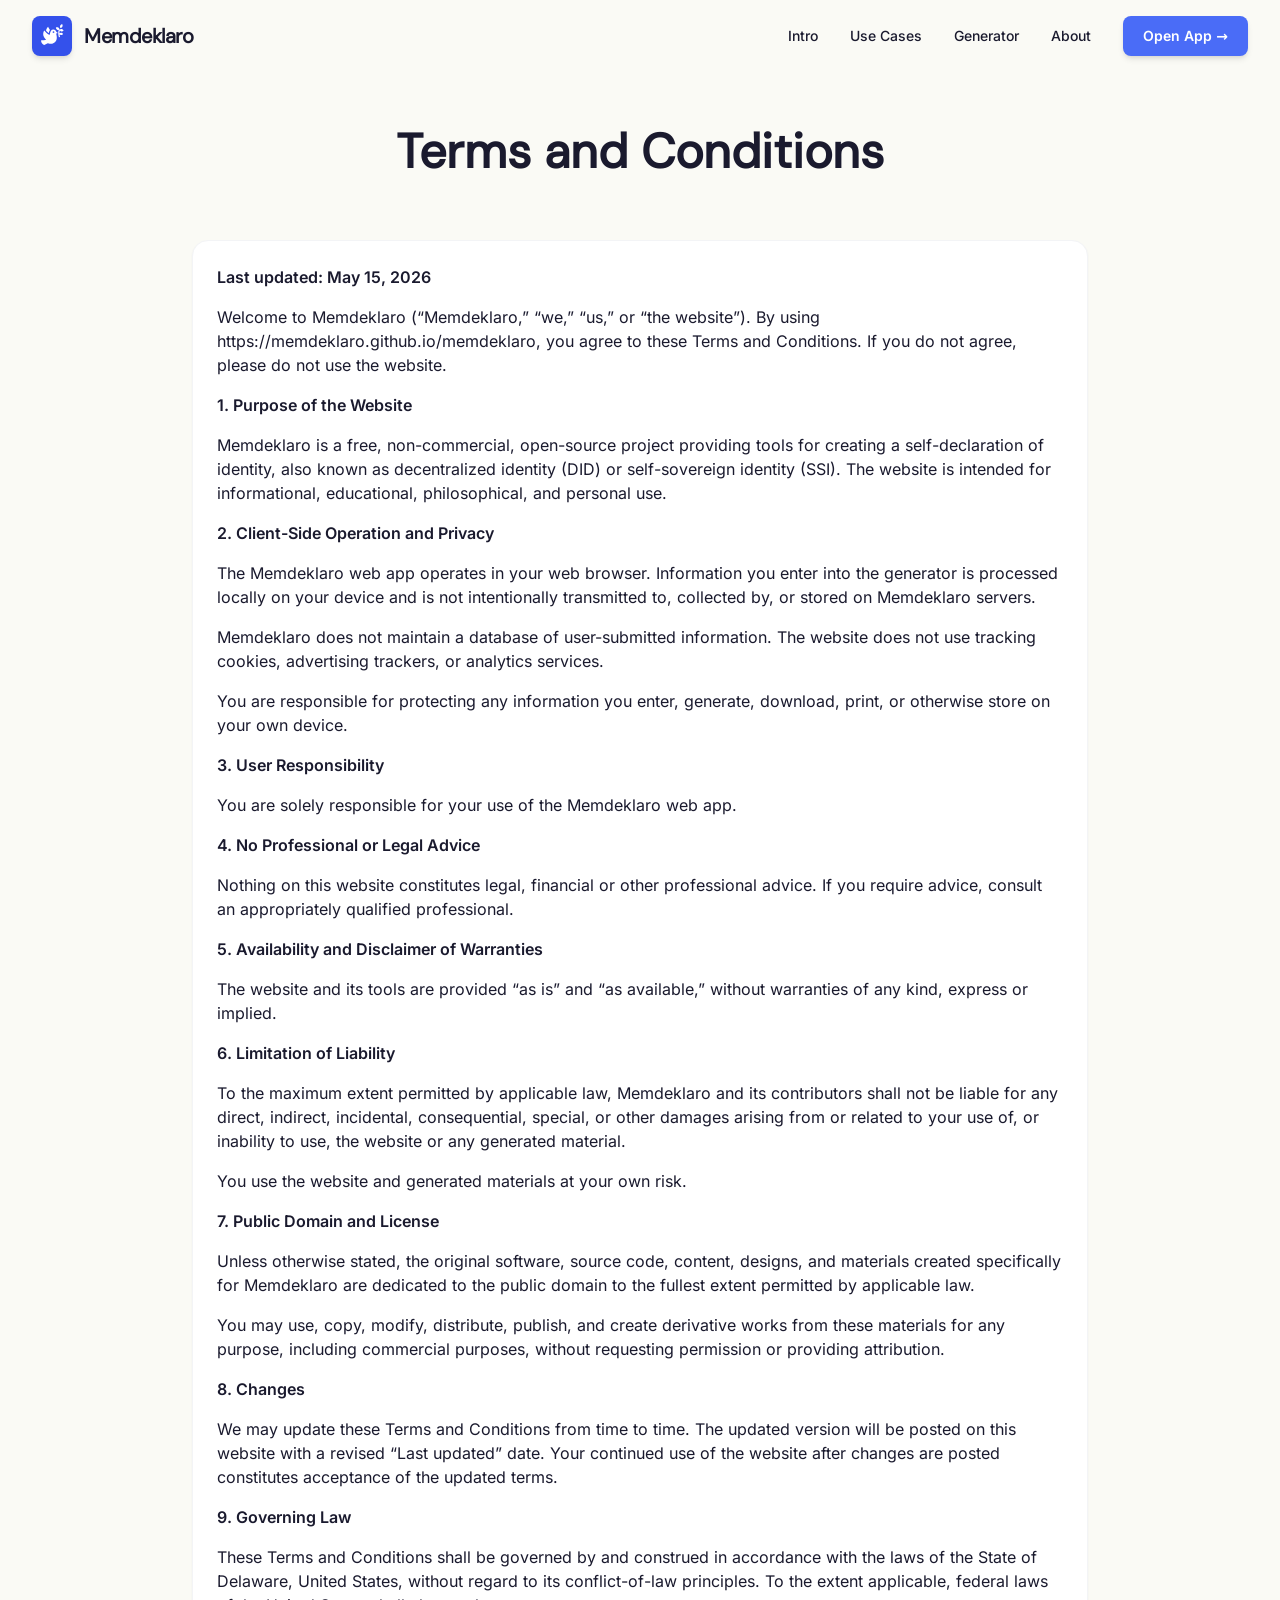
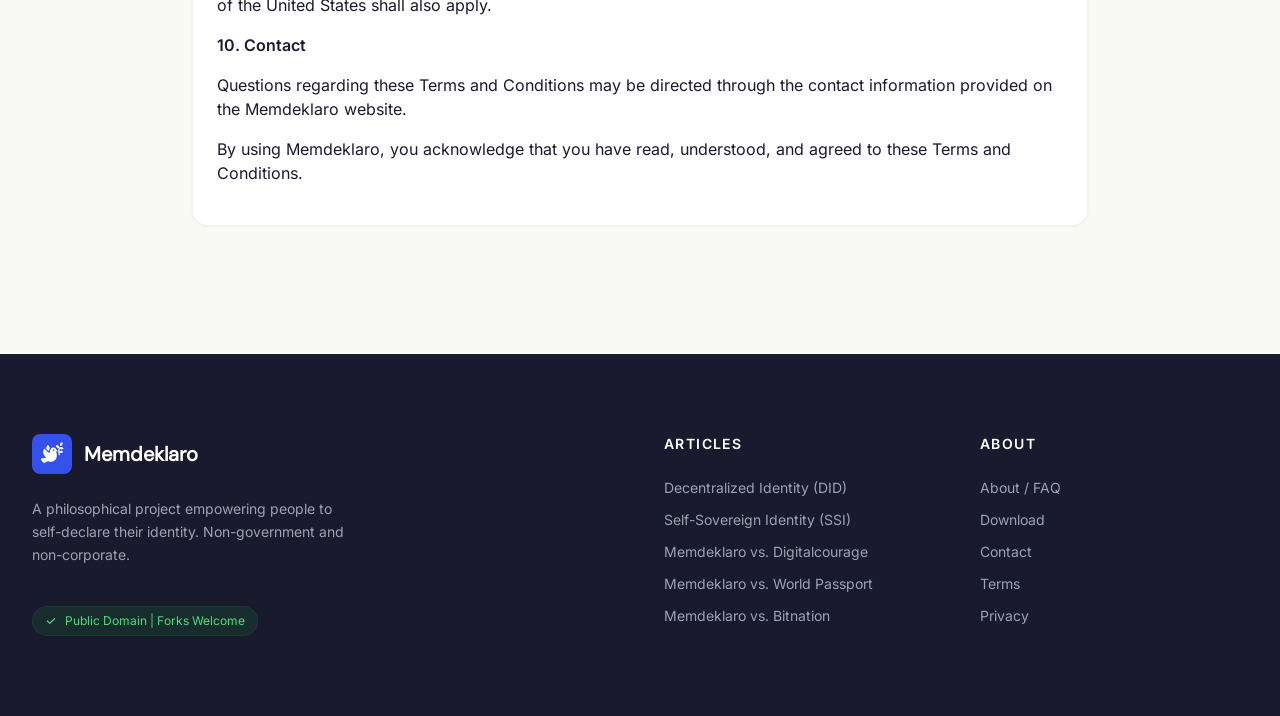
<file: terms.html>
<html lang="en">
  <head>
    <meta charset="utf-8">
    <meta name="viewport" content="width=device-width, initial-scale=1">
    <meta name="robots" content="index, follow">
    <title>Memdeklaro - Terms</title>
    <meta name="description" content="Terms and conditions of the Memdeklaro decentralized identity framework.">
    <meta property="og:title" content="Memdeklaro - Terms">
    <meta property="og:description" content="Terms and conditions of the Memdeklaro decentralized identity framework.">
    <meta property="og:image" content="https://memdeklaro.github.io/memdeklaro/img/share.jpg">
    <link rel="canonical" href="https://memdeklaro.org/terms">
    <link href="https://memdeklaro.github.io/memdeklaro/favicon.png" rel="shortcut icon">
    <link href="https://memdeklaro.github.io/memdeklaro/css/style.css" rel="stylesheet">
  </head>
  <body class="font-sans bg-cream text-ink antialiased">
    <nav class="fixed top-0 left-0 right-0 z-50 transition-all duration-500 bg-cream">
      <div class="max-w-7xl mx-auto px-6 lg:px-8">
        <div class="flex items-center justify-between h-18 py-4">
          <a href="https://memdeklaro.github.io/memdeklaro/" class="flex items-center gap-3 group">
            <div class="relative w-10 h-10 rounded-lg bg-brand-600 flex items-center justify-center shadow-md group-hover:shadow-brand-300/50 transition-shadow duration-300">
              <svg fill="white" stroke="none" class="w-6 h-6" viewBox="0 0 40 40">
                <path d="M37.2317 4.49969C36.4913 5.78214 35.1479 6.49947 33.7664 6.50036C33.0773 5.30374 33.0273 3.78252 33.7674 2.50067C34.5078 1.21821 35.8511 0.500883 37.2326 0.5C37.9217 1.69661 37.9718 3.21783 37.2317 4.49969Z" fill="white"></path>
                <path clip-rule="evenodd" d="M33.0615 10.7135C32.5693 12.0271 32.3346 13.6297 32.3807 15.4463C33.0777 14.8558 33.9797 14.4997 34.9648 14.4997C36.4454 14.4997 37.7381 15.3041 38.4297 16.4998C37.7381 17.6953 36.4455 18.4997 34.965 18.4997C34.0664 18.4997 33.237 18.2034 32.5693 17.7032C32.744 18.9703 33.0381 20.3133 33.4578 21.7122L31.5422 22.287C30.1447 17.6289 29.9658 13.2344 31.2025 9.97435C30.3063 10.1345 29.3508 9.99127 28.5007 9.50042C27.2184 8.7601 26.5011 7.41704 26.5 6.03574C27.6967 5.34622 29.2184 5.29597 30.5005 6.03622C31.7797 6.77478 32.4967 8.11322 32.5011 9.49106C33.4786 8.51609 34.9348 8.07423 36.3643 8.45726C37.7945 8.84047 38.835 9.95212 39.1935 11.2861C38.216 12.2618 36.7593 12.7042 35.3292 12.321C34.3674 12.0633 33.5819 11.4762 33.0615 10.7135ZM32.5012 9.49649L32.5012 9.50018L32.5023 9.50075L32.5012 9.49649Z" fill="white" fill-rule="evenodd"></path>
                <path d="M14.1642 14.8722C12.5378 13.7105 11.1276 12.4211 10.1157 11.4102C10.411 8.39997 11.9206 5.95131 13.4943 4.56836C13.4943 4.56836 14.6544 7.07845 16.6511 9.85287C16.5382 10.014 16.4313 10.1798 16.3298 10.3498C15.5425 11.6683 15.0345 13.3338 14.6404 15.198C14.4861 15.0971 14.3278 14.9891 14.1642 14.8722Z" fill="white"></path>
                <path clip-rule="evenodd" d="M18.502 32.9997C23.502 32.9997 28.002 28.9997 28.002 22.9997C28.002 21.2048 27.7564 19.9613 27.4374 18.3456C27.3012 17.6555 27.1516 16.8975 27.002 15.9997L30.002 14.9997L27.4558 13.3023C26.4452 10.7854 24.8642 8.99972 22.5019 8.99972C18.1713 8.99972 17.082 12.2412 16.1148 18.2786C15.9974 18.2195 15.8792 18.1607 15.7596 18.1013C14.9406 17.6941 14.0632 17.2578 13.0018 16.4997C9.50184 13.9997 7.00193 10.9997 7.00193 10.9997C5.00188 13.9997 4.00195 19.9997 9.00168 24.9997C9.39734 25.3954 9.78234 25.7464 10.1538 26.0578C8.10767 26.7058 5.44022 26.9997 2.00173 26.9997C2.00173 26.9997 1.33529 28.9997 3.00173 31.4997C4.66816 33.9997 7.00156 34.9997 7.00156 34.9997L13.0016 31.9997C13.0016 31.9997 15.002 32.9997 18.502 32.9997ZM27.002 15.8679C26.993 15.9206 26.9923 15.9652 27.002 15.9997V15.8679ZM24.0017 13.4997C24.0017 14.3281 23.3302 14.9997 22.5017 14.9997C21.6733 14.9997 21.0017 14.3281 21.0017 13.4997C21.0017 12.6713 21.6733 11.9997 22.5017 11.9997C23.3302 11.9997 24.0017 12.6713 24.0017 13.4997Z" fill="white" fill-rule="evenodd"></path>
              </svg>
            </div>
            <span class="font-serif font-bold text-xl tracking-tight transition-colors duration-300">
            Memdeklaro
            </span>
          </a>
          <div class="hidden md:flex items-center gap-8">
            <a href="https://memdeklaro.github.io/memdeklaro/#what" class="text-sm font-medium link-underline text-ink duration-200">Intro</a>
            <a href="https://memdeklaro.github.io/memdeklaro/#why" class="text-sm font-medium link-underline text-ink duration-200">Use Cases</a>
            <a href="https://memdeklaro.github.io/memdeklaro/#generator" class="text-sm font-medium link-underline text-ink duration-200">Generator</a>
            <a href="https://memdeklaro.github.io/memdeklaro/#about" class="text-sm font-medium link-underline text-ink duration-200">About</a>
            <a href="https://memdeklaro.github.io/memdeklaro/app/" class="px-5 py-2.5 bg-brand-500 hover:bg-brand-600 text-white text-sm font-semibold rounded-lg transition-all duration-200 shadow-md hover:shadow-brand-500/30">
            Open App →
            </a>
          </div>
        </div>
      </div>
    </nav>
    <section class="py-32 bg-cream">
      <div class="max-w-7xl mx-auto px-6 lg:px-8">
        <div class="max-w-3xl mx-auto text-center mb-16">
          <h1 class="font-serif text-4xl lg:text-5xl font-black text-ink mb-6 leading-tight">
            Terms and Conditions
          </h1>
        </div>
        <div class="bg-white rounded-2xl max-w-4xl mx-auto p-6 border border-gray-100 shadow-sm flex flex-col">
          <p class="font-semibold text-ink mb-4">Last updated: May 15, 2026</p>
          <p class="font-regular text-ink mb-4">Welcome to Memdeklaro (“Memdeklaro,” “we,” “us,” or “the website”). By using <a href="https://memdeklaro.github.io/memdeklaro/">https://memdeklaro.github.io/memdeklaro</a>, you agree to these Terms and Conditions. If you do not agree, please do not use the website.</p>
          <p class="font-semibold text-ink mb-4">1. Purpose of the Website</p>
          <p class="font-regular text-ink mb-4">Memdeklaro is a free, non-commercial, open-source project providing tools for creating a self-declaration of identity, also known as decentralized identity (DID) or self-sovereign identity (SSI). The website is intended for informational, educational, philosophical, and personal use.</p>
          <p class="font-semibold text-ink mb-4">2. Client-Side Operation and Privacy</p>
          <p class="font-regular text-ink mb-4">The Memdeklaro web app operates in your web browser. Information you enter into the generator is processed locally on your device and is not intentionally transmitted to, collected by, or stored on Memdeklaro servers.</p>
          <p class="font-regular text-ink mb-4">Memdeklaro does not maintain a database of user-submitted information. The website does not use tracking cookies, advertising trackers, or analytics services.</p>
          <p class="font-regular text-ink mb-4">You are responsible for protecting any information you enter, generate, download, print, or otherwise store on your own device.</p>
          <p class="font-semibold text-ink mb-4">3. User Responsibility</p>
          <p class="font-regular text-ink mb-4">You are solely responsible for your use of the Memdeklaro web app.</p>
          <p class="font-semibold text-ink mb-4">4. No Professional or Legal Advice</p>
          <p class="font-regular text-ink mb-4">Nothing on this website constitutes legal, financial or other professional advice. If you require advice, consult an appropriately qualified professional.</p>
          <p class="font-semibold text-ink mb-4">5. Availability and Disclaimer of Warranties</p>
          <p class="font-regular text-ink mb-4">The website and its tools are provided “as is” and “as available,” without warranties of any kind, express or implied.</p>
          <p class="font-semibold text-ink mb-4">6. Limitation of Liability</p>
          <p class="font-regular text-ink mb-4">To the maximum extent permitted by applicable law, Memdeklaro and its contributors shall not be liable for any direct, indirect, incidental, consequential, special, or other damages arising from or related to your use of, or inability to use, the website or any generated material.</p>
          <p class="font-regular text-ink mb-4">You use the website and generated materials at your own risk.</p>
          <p class="font-semibold text-ink mb-4">7. Public Domain and License</p>
          <p class="font-regular text-ink mb-4">Unless otherwise stated, the original software, source code, content, designs, and materials created specifically for Memdeklaro are dedicated to the public domain to the fullest extent permitted by applicable law.</p>
          <p class="font-regular text-ink mb-4">You may use, copy, modify, distribute, publish, and create derivative works from these materials for any purpose, including commercial purposes, without requesting permission or providing attribution.</p>
          <p class="font-semibold text-ink mb-4">8. Changes</p>
          <p class="font-regular text-ink mb-4">We may update these Terms and Conditions from time to time. The updated version will be posted on this website with a revised “Last updated” date. Your continued use of the website after changes are posted constitutes acceptance of the updated terms.</p>
          <p class="font-semibold text-ink mb-4">9. Governing Law</p>
          <p class="font-regular text-ink mb-4">These Terms and Conditions shall be governed by and construed in accordance with the laws of the State of Delaware, United States, without regard to its conflict-of-law principles. To the extent applicable, federal laws of the United States shall also apply.</p>
          <p class="font-semibold text-ink mb-4">10. Contact</p>
          <p class="font-regular text-ink mb-4">Questions regarding these Terms and Conditions may be directed through the contact information provided on the Memdeklaro website.</p>
          <p class="font-regular text-ink mb-4">By using Memdeklaro, you acknowledge that you have read, understood, and agreed to these Terms and Conditions.</p>
        </div>
      </div>
    </section>
    <footer class="bg-ink text-white py-20">
      <div class="max-w-7xl mx-auto px-6 lg:px-8">
        <div class="grid md:grid-cols-4 gap-12">
          <div class="md:col-span-2">
            <div class="flex items-center gap-3 mb-6">
              <div class="w-10 h-10 rounded-lg bg-brand-600 flex items-center justify-center">
                <svg fill="white" stroke="none" class="w-6 h-6" viewBox="0 0 40 40">
                  <path d="M37.2317 4.49969C36.4913 5.78214 35.1479 6.49947 33.7664 6.50036C33.0773 5.30374 33.0273 3.78252 33.7674 2.50067C34.5078 1.21821 35.8511 0.500883 37.2326 0.5C37.9217 1.69661 37.9718 3.21783 37.2317 4.49969Z" fill="white"></path>
                  <path clip-rule="evenodd" d="M33.0615 10.7135C32.5693 12.0271 32.3346 13.6297 32.3807 15.4463C33.0777 14.8558 33.9797 14.4997 34.9648 14.4997C36.4454 14.4997 37.7381 15.3041 38.4297 16.4998C37.7381 17.6953 36.4455 18.4997 34.965 18.4997C34.0664 18.4997 33.237 18.2034 32.5693 17.7032C32.744 18.9703 33.0381 20.3133 33.4578 21.7122L31.5422 22.287C30.1447 17.6289 29.9658 13.2344 31.2025 9.97435C30.3063 10.1345 29.3508 9.99127 28.5007 9.50042C27.2184 8.7601 26.5011 7.41704 26.5 6.03574C27.6967 5.34622 29.2184 5.29597 30.5005 6.03622C31.7797 6.77478 32.4967 8.11322 32.5011 9.49106C33.4786 8.51609 34.9348 8.07423 36.3643 8.45726C37.7945 8.84047 38.835 9.95212 39.1935 11.2861C38.216 12.2618 36.7593 12.7042 35.3292 12.321C34.3674 12.0633 33.5819 11.4762 33.0615 10.7135ZM32.5012 9.49649L32.5012 9.50018L32.5023 9.50075L32.5012 9.49649Z" fill="white" fill-rule="evenodd"></path>
                  <path d="M14.1642 14.8722C12.5378 13.7105 11.1276 12.4211 10.1157 11.4102C10.411 8.39997 11.9206 5.95131 13.4943 4.56836C13.4943 4.56836 14.6544 7.07845 16.6511 9.85287C16.5382 10.014 16.4313 10.1798 16.3298 10.3498C15.5425 11.6683 15.0345 13.3338 14.6404 15.198C14.4861 15.0971 14.3278 14.9891 14.1642 14.8722Z" fill="white"></path>
                  <path clip-rule="evenodd" d="M18.502 32.9997C23.502 32.9997 28.002 28.9997 28.002 22.9997C28.002 21.2048 27.7564 19.9613 27.4374 18.3456C27.3012 17.6555 27.1516 16.8975 27.002 15.9997L30.002 14.9997L27.4558 13.3023C26.4452 10.7854 24.8642 8.99972 22.5019 8.99972C18.1713 8.99972 17.082 12.2412 16.1148 18.2786C15.9974 18.2195 15.8792 18.1607 15.7596 18.1013C14.9406 17.6941 14.0632 17.2578 13.0018 16.4997C9.50184 13.9997 7.00193 10.9997 7.00193 10.9997C5.00188 13.9997 4.00195 19.9997 9.00168 24.9997C9.39734 25.3954 9.78234 25.7464 10.1538 26.0578C8.10767 26.7058 5.44022 26.9997 2.00173 26.9997C2.00173 26.9997 1.33529 28.9997 3.00173 31.4997C4.66816 33.9997 7.00156 34.9997 7.00156 34.9997L13.0016 31.9997C13.0016 31.9997 15.002 32.9997 18.502 32.9997ZM27.002 15.8679C26.993 15.9206 26.9923 15.9652 27.002 15.9997V15.8679ZM24.0017 13.4997C24.0017 14.3281 23.3302 14.9997 22.5017 14.9997C21.6733 14.9997 21.0017 14.3281 21.0017 13.4997C21.0017 12.6713 21.6733 11.9997 22.5017 11.9997C23.3302 11.9997 24.0017 12.6713 24.0017 13.4997Z" fill="white" fill-rule="evenodd"></path>
                </svg>
              </div>
              <span class="font-serif font-bold text-xl text-white">Memdeklaro</span>
            </div>
            <p class="text-gray-400 text-sm leading-relaxed mb-4 max-w-xs">
              A philosophical project empowering people to self-declare their identity. Non-government and non-corporate.
            </p>
            <div class="mt-6 inline-flex items-center gap-2 px-3 py-1.5 bg-green-900/30 text-green-400 text-xs rounded-full border border-green-800/30">
              <svg class="w-3 h-3" fill="currentColor" viewBox="0 0 20 20">
                <path fill-rule="evenodd" d="M16.707 5.293a1 1 0 010 1.414l-8 8a1 1 0 01-1.414 0l-4-4a1 1 0 011.414-1.414L8 12.586l7.293-7.293a1 1 0 011.414 0z" clip-rule="evenodd"></path>
              </svg>
              Public Domain | Forks Welcome
            </div>
          </div>
          <div>
            <h5 class="text-white font-semibold mb-6 text-sm uppercase tracking-widest">Articles</h5>
            <div class="flex flex-col gap-3">
              <a href="https://memdeklaro.github.io/memdeklaro/blog/decentralized-identity-guide" class="text-gray-400 hover:text-white text-sm transition-colors link-underline">Decentralized Identity (DID)</a>
              <a href="https://memdeklaro.github.io/memdeklaro/blog/decentralized-identity-guide" class="text-gray-400 hover:text-white text-sm transition-colors link-underline">Self-Sovereign Identity (SSI)</a>
              <a href="https://memdeklaro.github.io/memdeklaro/blog/non-government-id-guide" class="text-gray-400 hover:text-white text-sm transition-colors link-underline">Memdeklaro vs. Digitalcourage</a>
              <a href="https://memdeklaro.github.io/memdeklaro/blog/non-government-id-guide" class="text-gray-400 hover:text-white text-sm transition-colors link-underline">Memdeklaro vs. World Passport</a>
              <a href="https://memdeklaro.github.io/memdeklaro/blog/non-government-id-guide" class="text-gray-400 hover:text-white text-sm transition-colors link-underline">Memdeklaro vs. Bitnation</a>
            </div>
          </div>
          <div>
            <h5 class="text-white font-semibold mb-6 text-sm uppercase tracking-widest">About</h5>
            <div class="flex flex-col gap-3">
              <a href="https://memdeklaro.github.io/memdeklaro/about" class="text-gray-400 hover:text-white text-sm transition-colors link-underline flex items-center gap-2">About / FAQ</a>
              <a href="https://memdeklaro.github.io/memdeklaro/download" class="text-gray-400 hover:text-white text-sm transition-colors link-underline flex items-center gap-2">Download</a>
              <a href="https://memdeklaro.github.io/memdeklaro/contact" class="text-gray-400 hover:text-white text-sm transition-colors link-underline flex items-center gap-2">Contact</a>
              <a href="https://memdeklaro.github.io/memdeklaro/terms" class="text-gray-400 hover:text-white text-sm transition-colors link-underline flex items-center gap-2">Terms</a>
              <a href="https://memdeklaro.github.io/memdeklaro/privacy" class="text-gray-400 hover:text-white text-sm transition-colors link-underline flex items-center gap-2">Privacy</a>
            </div>
          </div>
        </div>
      </div>
    </footer>
  </body>
</html>
</file>
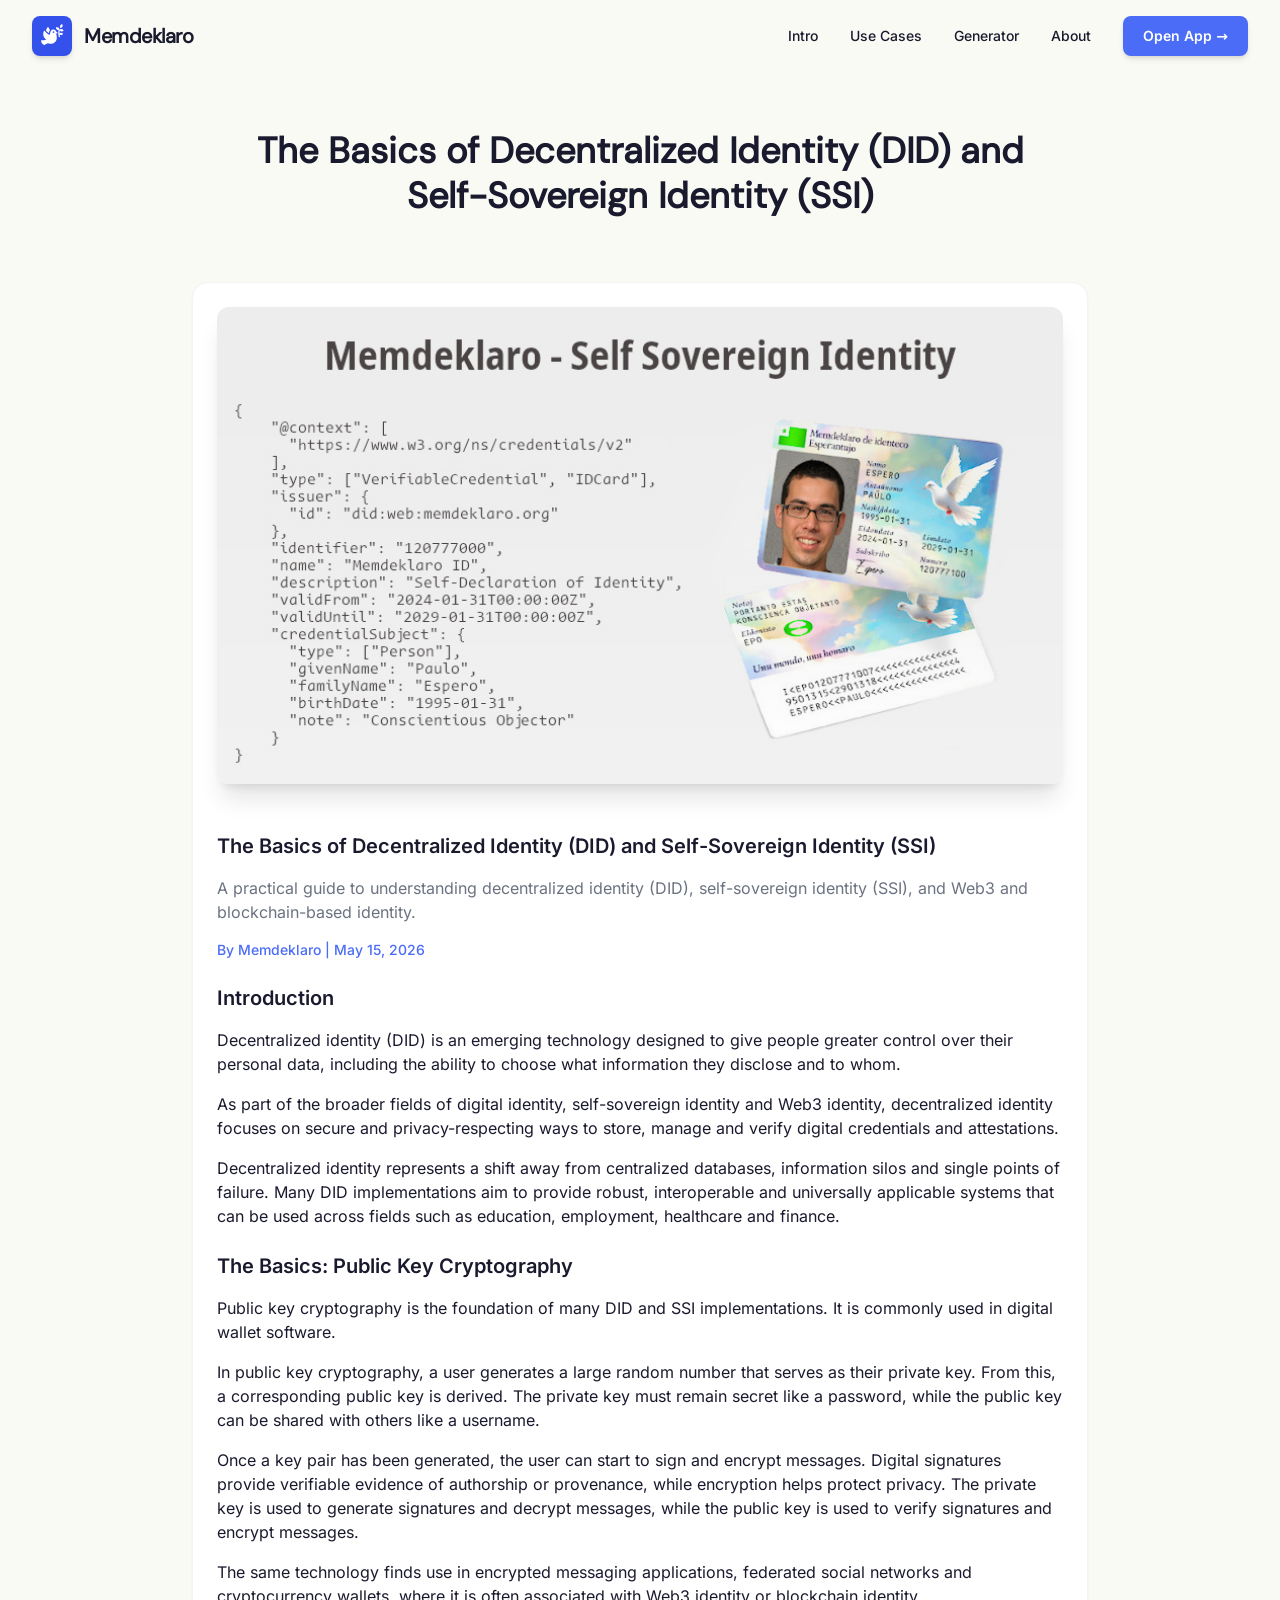
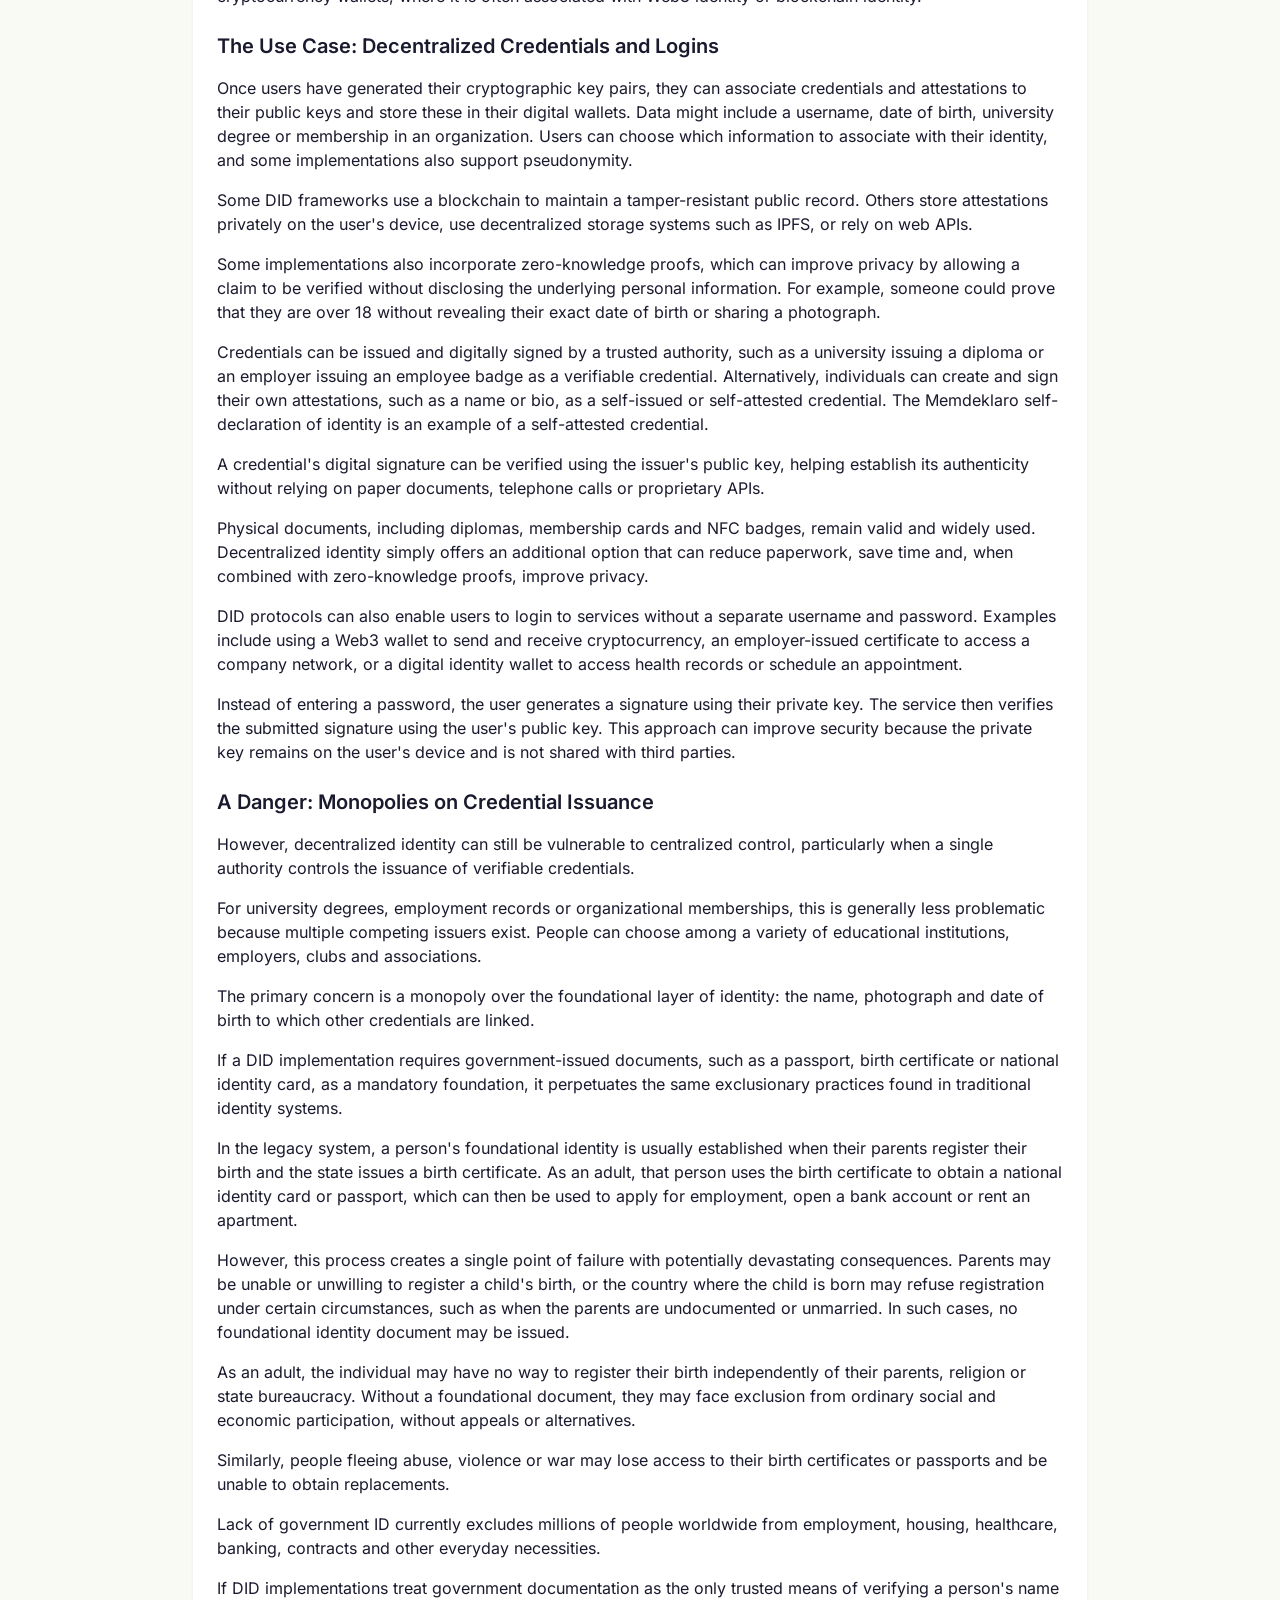
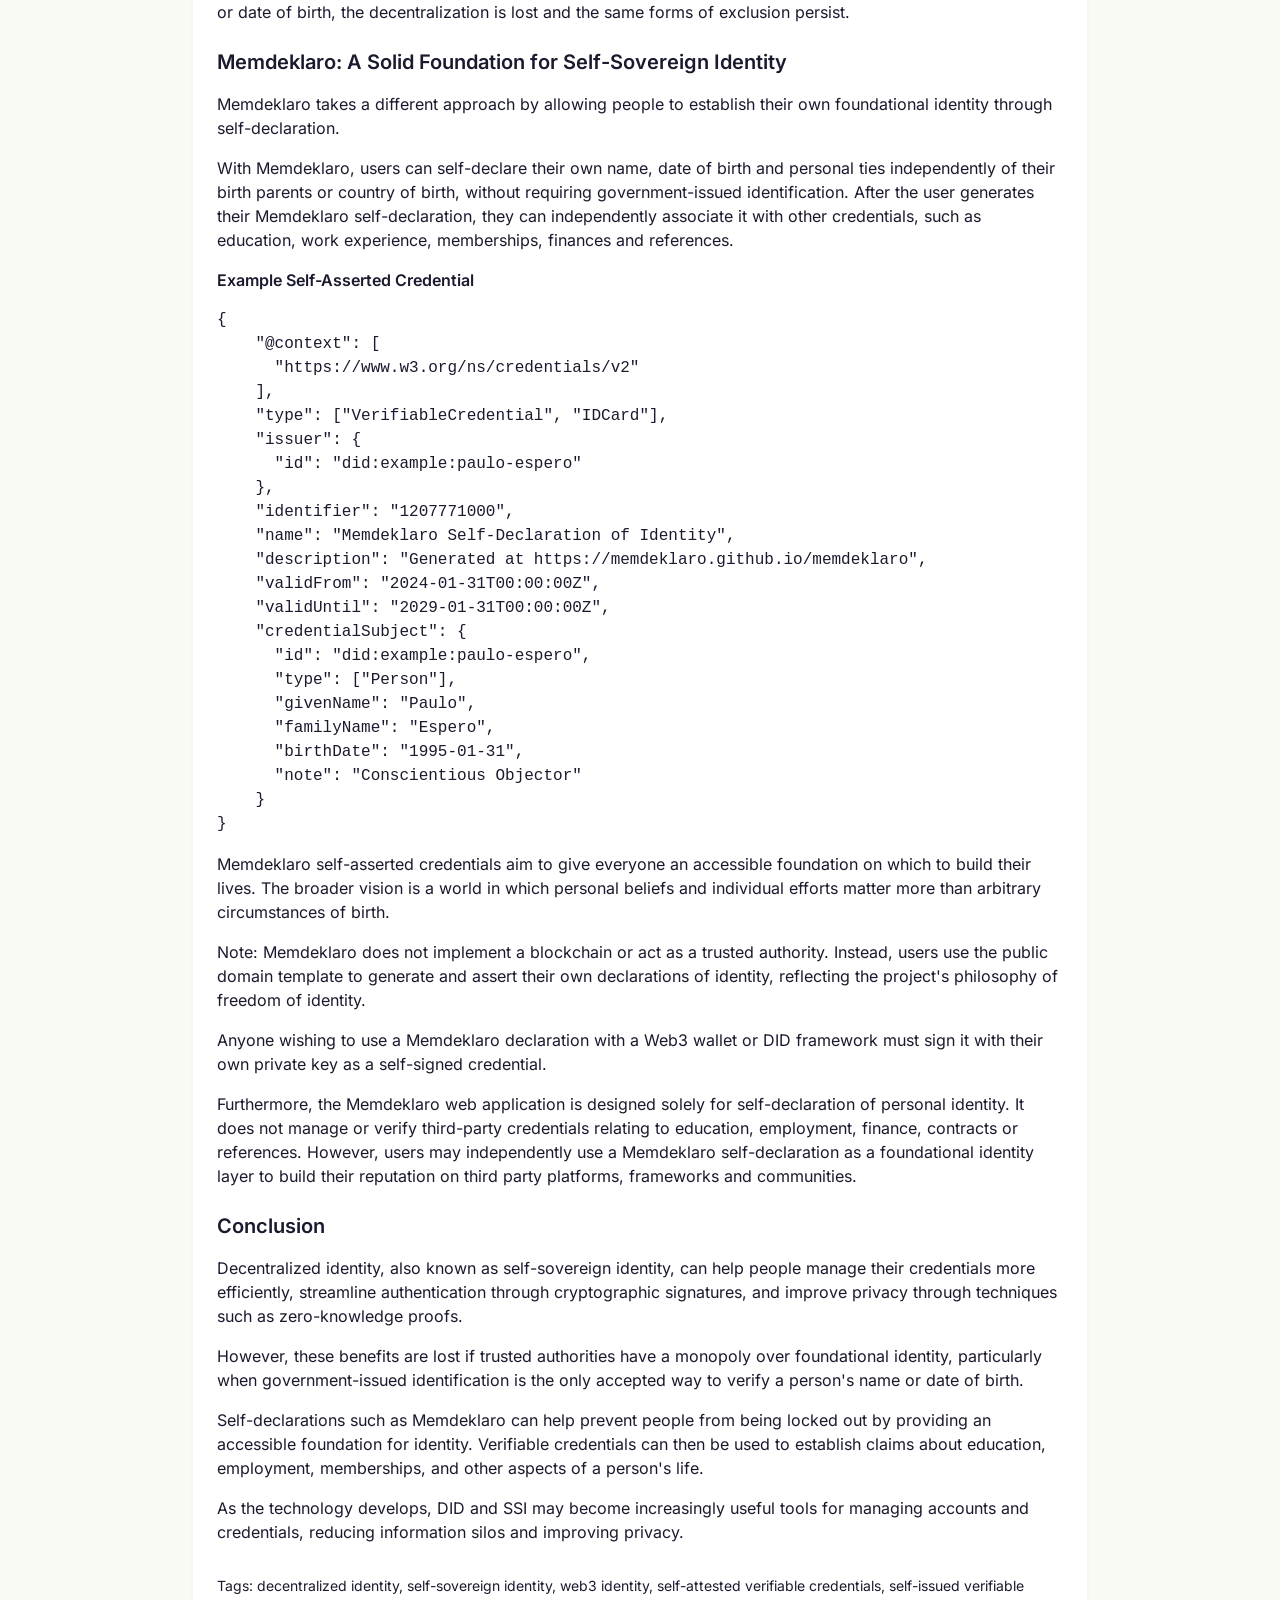
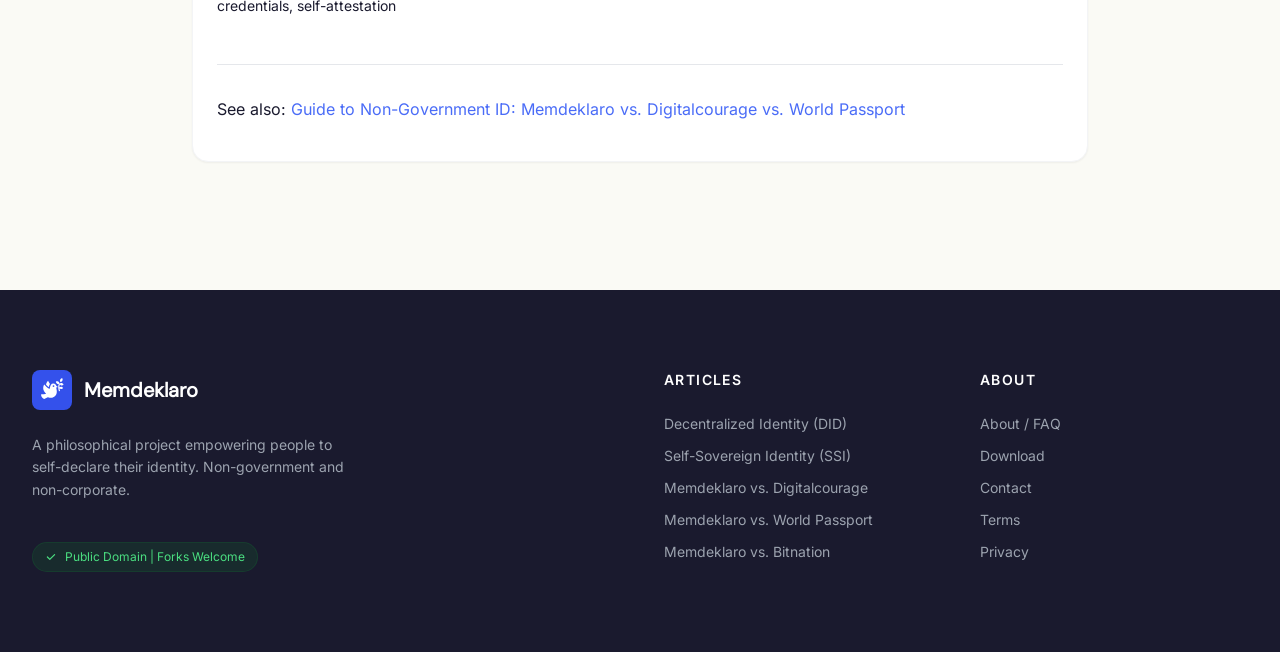
<file: blog/decentralized-identity-guide.html>
<html lang="en">
  <head>
    <meta charset="utf-8">
    <meta name="viewport" content="width=device-width, initial-scale=1">
    <meta name="robots" content="index, follow">
    <title>Memdeklaro - The Basics of Decentralized Identity (DID) and Self-Sovereign Identity (SSI)</title>
    <meta name="description" content="A practical guide to understanding decentralized identity (DID), self-sovereign identity (SSI), and Web3 and blockchain-based identity.">
    <meta property="og:title" content="Memdeklaro - The Basics of Decentralized Identity (DID) and Self-Sovereign Identity (SSI)">
    <meta property="og:description" content="A practical guide to understanding decentralized identity (DID), self-sovereign identity (SSI), and Web3 and blockchain-based identity.">
    <meta property="og:image" content="https://memdeklaro.github.io/memdeklaro/img/memdeklaro_blog2.jpg">
    <link rel="canonical" href="https://memdeklaro.org/blog/decentralized-identity-guide">
    <link href="https://memdeklaro.github.io/memdeklaro/favicon.png" rel="shortcut icon">
    <link href="https://memdeklaro.github.io/memdeklaro/css/style.css" rel="stylesheet">
  </head>
  <body class="font-sans bg-cream text-ink antialiased">
    <nav class="fixed top-0 left-0 right-0 z-50 transition-all duration-500 bg-cream">
      <div class="max-w-7xl mx-auto px-6 lg:px-8">
        <div class="flex items-center justify-between h-18 py-4">
          <a href="https://memdeklaro.github.io/memdeklaro/" class="flex items-center gap-3 group">
            <div class="relative w-10 h-10 rounded-lg bg-brand-600 flex items-center justify-center shadow-md group-hover:shadow-brand-300/50 transition-shadow duration-300">
              <svg fill="white" stroke="none" class="w-6 h-6" viewBox="0 0 40 40">
                <path d="M37.2317 4.49969C36.4913 5.78214 35.1479 6.49947 33.7664 6.50036C33.0773 5.30374 33.0273 3.78252 33.7674 2.50067C34.5078 1.21821 35.8511 0.500883 37.2326 0.5C37.9217 1.69661 37.9718 3.21783 37.2317 4.49969Z" fill="white"></path>
                <path clip-rule="evenodd" d="M33.0615 10.7135C32.5693 12.0271 32.3346 13.6297 32.3807 15.4463C33.0777 14.8558 33.9797 14.4997 34.9648 14.4997C36.4454 14.4997 37.7381 15.3041 38.4297 16.4998C37.7381 17.6953 36.4455 18.4997 34.965 18.4997C34.0664 18.4997 33.237 18.2034 32.5693 17.7032C32.744 18.9703 33.0381 20.3133 33.4578 21.7122L31.5422 22.287C30.1447 17.6289 29.9658 13.2344 31.2025 9.97435C30.3063 10.1345 29.3508 9.99127 28.5007 9.50042C27.2184 8.7601 26.5011 7.41704 26.5 6.03574C27.6967 5.34622 29.2184 5.29597 30.5005 6.03622C31.7797 6.77478 32.4967 8.11322 32.5011 9.49106C33.4786 8.51609 34.9348 8.07423 36.3643 8.45726C37.7945 8.84047 38.835 9.95212 39.1935 11.2861C38.216 12.2618 36.7593 12.7042 35.3292 12.321C34.3674 12.0633 33.5819 11.4762 33.0615 10.7135ZM32.5012 9.49649L32.5012 9.50018L32.5023 9.50075L32.5012 9.49649Z" fill="white" fill-rule="evenodd"></path>
                <path d="M14.1642 14.8722C12.5378 13.7105 11.1276 12.4211 10.1157 11.4102C10.411 8.39997 11.9206 5.95131 13.4943 4.56836C13.4943 4.56836 14.6544 7.07845 16.6511 9.85287C16.5382 10.014 16.4313 10.1798 16.3298 10.3498C15.5425 11.6683 15.0345 13.3338 14.6404 15.198C14.4861 15.0971 14.3278 14.9891 14.1642 14.8722Z" fill="white"></path>
                <path clip-rule="evenodd" d="M18.502 32.9997C23.502 32.9997 28.002 28.9997 28.002 22.9997C28.002 21.2048 27.7564 19.9613 27.4374 18.3456C27.3012 17.6555 27.1516 16.8975 27.002 15.9997L30.002 14.9997L27.4558 13.3023C26.4452 10.7854 24.8642 8.99972 22.5019 8.99972C18.1713 8.99972 17.082 12.2412 16.1148 18.2786C15.9974 18.2195 15.8792 18.1607 15.7596 18.1013C14.9406 17.6941 14.0632 17.2578 13.0018 16.4997C9.50184 13.9997 7.00193 10.9997 7.00193 10.9997C5.00188 13.9997 4.00195 19.9997 9.00168 24.9997C9.39734 25.3954 9.78234 25.7464 10.1538 26.0578C8.10767 26.7058 5.44022 26.9997 2.00173 26.9997C2.00173 26.9997 1.33529 28.9997 3.00173 31.4997C4.66816 33.9997 7.00156 34.9997 7.00156 34.9997L13.0016 31.9997C13.0016 31.9997 15.002 32.9997 18.502 32.9997ZM27.002 15.8679C26.993 15.9206 26.9923 15.9652 27.002 15.9997V15.8679ZM24.0017 13.4997C24.0017 14.3281 23.3302 14.9997 22.5017 14.9997C21.6733 14.9997 21.0017 14.3281 21.0017 13.4997C21.0017 12.6713 21.6733 11.9997 22.5017 11.9997C23.3302 11.9997 24.0017 12.6713 24.0017 13.4997Z" fill="white" fill-rule="evenodd"></path>
              </svg>
            </div>
            <span class="font-serif font-bold text-xl tracking-tight transition-colors duration-300">
            Memdeklaro
            </span>
          </a>
          <div class="hidden md:flex items-center gap-8">
            <a href="https://memdeklaro.github.io/memdeklaro/#what" class="text-sm font-medium link-underline text-ink duration-200">Intro</a>
            <a href="https://memdeklaro.github.io/memdeklaro/#why" class="text-sm font-medium link-underline text-ink duration-200">Use Cases</a>
            <a href="https://memdeklaro.github.io/memdeklaro/#generator" class="text-sm font-medium link-underline text-ink duration-200">Generator</a>
            <a href="https://memdeklaro.github.io/memdeklaro/#about" class="text-sm font-medium link-underline text-ink duration-200">About</a>
            <a href="https://memdeklaro.github.io/memdeklaro/app/" class="px-5 py-2.5 bg-brand-500 hover:bg-brand-600 text-white text-sm font-semibold rounded-lg transition-all duration-200 shadow-md hover:shadow-brand-500/30">
            Open App →
            </a>
          </div>
        </div>
      </div>
    </nav>
    <section class="py-32 bg-cream">
      <div class="max-w-7xl mx-auto px-6 lg:px-8">
        <div class="max-w-3xl mx-auto text-center mb-16">
          <h1 class="font-serif text-4xl font-black text-ink mb-6 leading-tight">
            The Basics of Decentralized Identity (DID) and Self-Sovereign Identity (SSI)
          </h1>
        </div>
        <div class="bg-white rounded-2xl max-w-4xl mx-auto p-6 border border-gray-100 shadow-sm flex flex-col">
          <div class="rounded-xl shadow-xl bg-white rounded-xl overflow-hidden mb-12">
            <img src="https://memdeklaro.github.io/memdeklaro/img/memdeklaro_blog2.jpg" alt="Decentralized identity by Memdeklaro" class="w-full object-contain">
          </div>
          <p class="text-xl font-semibold text-ink mb-4">The Basics of Decentralized Identity (DID) and Self-Sovereign Identity (SSI)</p>
          <p class="font-regular text-gray-500 mb-4">A practical guide to understanding decentralized identity (DID), self-sovereign identity (SSI), and Web3 and blockchain-based identity.</p>
          <p class="text-brand-500 text-sm font-medium mb-4">By Memdeklaro | May 15, 2026</p>
          <h2 class="text-xl font-semibold text-ink mt-2 mb-4">Introduction</h2>
          <p class="font-regular text-ink mb-4">Decentralized identity (DID) is an emerging technology designed to give people greater control over their personal data, including the ability to choose what information they disclose and to whom.</p>
          <p class="font-regular text-ink mb-4">As part of the broader fields of digital identity, self-sovereign identity and Web3 identity, decentralized identity focuses on secure and privacy-respecting ways to store, manage and verify digital credentials and attestations.</p>
          <p class="font-regular text-ink mb-4">Decentralized identity represents a shift away from centralized databases, information silos and single points of failure. Many DID implementations aim to provide robust, interoperable and universally applicable systems that can be used across fields such as education, employment, healthcare and finance.</p>
          <h2 class="text-xl font-semibold text-ink mt-2 mb-4">The Basics: Public Key Cryptography</h2>
          <p class="font-regular text-ink mb-4">Public key cryptography is the foundation of many DID and SSI implementations. It is commonly used in digital wallet software.</p>
          <p class="font-regular text-ink mb-4">In public key cryptography, a user generates a large random number that serves as their private key. From this, a corresponding public key is derived. The private key must remain secret like a password, while the public key can be shared with others like a username.</p>
          <p class="font-regular text-ink mb-4">Once a key pair has been generated, the user can start to sign and encrypt messages. Digital signatures provide verifiable evidence of authorship or provenance, while encryption helps protect privacy. The private key is used to generate signatures and decrypt messages, while the public key is used to verify signatures and encrypt messages.</p>
          <p class="font-regular text-ink mb-4">The same technology finds use in encrypted messaging applications, federated social networks and cryptocurrency wallets, where it is often associated with Web3 identity or blockchain identity.</p>
          <h3 class="text-xl font-semibold text-ink mt-2 mb-4">The Use Case: Decentralized Credentials and Logins</h3>
          <p class="font-regular text-ink mb-4">Once users have generated their cryptographic key pairs, they can associate credentials and attestations to their public keys and store these in their digital wallets. Data might include a username, date of birth, university degree or membership in an organization. Users can choose which information to associate with their identity, and some implementations also support pseudonymity.</p>
          <p class="font-regular text-ink mb-4">Some DID frameworks use a blockchain to maintain a tamper-resistant public record. Others store attestations privately on the user's device, use decentralized storage systems such as IPFS, or rely on web APIs.</p>
          <p class="font-regular text-ink mb-4">Some implementations also incorporate zero-knowledge proofs, which can improve privacy by allowing a claim to be verified without disclosing the underlying personal information. For example, someone could prove that they are over 18 without revealing their exact date of birth or sharing a photograph.</p>
          <p class="font-regular text-ink mb-4">Credentials can be issued and digitally signed by a trusted authority, such as a university issuing a diploma or an employer issuing an employee badge as a verifiable credential. Alternatively, individuals can create and sign their own attestations, such as a name or bio, as a self-issued or self-attested credential. The Memdeklaro self-declaration of identity is an example of a self-attested credential.</p>
          <p class="font-regular text-ink mb-4">A credential's digital signature can be verified using the issuer's public key, helping establish its authenticity without relying on paper documents, telephone calls or proprietary APIs.</p>
          <p class="font-regular text-ink mb-4">Physical documents, including diplomas, membership cards and NFC badges, remain valid and widely used. Decentralized identity simply offers an additional option that can reduce paperwork, save time and, when combined with zero-knowledge proofs, improve privacy.</p>
          <p class="font-regular text-ink mb-4">DID protocols can also enable users to login to services without a separate username and password. Examples include using a Web3 wallet to send and receive cryptocurrency, an employer-issued certificate to access a company network, or a digital identity wallet to access health records or schedule an appointment.</p>
          <p class="font-regular text-ink mb-4">Instead of entering a password, the user generates a signature using their private key. The service then verifies the submitted signature using the user's public key. This approach can improve security because the private key remains on the user's device and is not shared with third parties.</p>
          <h2 class="text-xl font-semibold text-ink mt-2 mb-4">A Danger: Monopolies on Credential Issuance</h2>
          <p class="font-regular text-ink mb-4">However, decentralized identity can still be vulnerable to centralized control, particularly when a single authority controls the issuance of verifiable credentials.</p>
          <p class="font-regular text-ink mb-4">For university degrees, employment records or organizational memberships, this is generally less problematic because multiple competing issuers exist. People can choose among a variety of educational institutions, employers, clubs and associations.</p>
          <p class="font-regular text-ink mb-4">The primary concern is a monopoly over the foundational layer of identity: the name, photograph and date of birth to which other credentials are linked.</p>
          <p class="font-regular text-ink mb-4">If a DID implementation requires government-issued documents, such as a passport, birth certificate or national identity card, as a mandatory foundation, it perpetuates the same exclusionary practices found in traditional identity systems.</p>
          <p class="font-regular text-ink mb-4">In the legacy system, a person's foundational identity is usually established when their parents register their birth and the state issues a birth certificate. As an adult, that person uses the birth certificate to obtain a national identity card or passport, which can then be used to apply for employment, open a bank account or rent an apartment.</p>
          <p class="font-regular text-ink mb-4">However, this process creates a single point of failure with potentially devastating consequences. Parents may be unable or unwilling to register a child's birth, or the country where the child is born may refuse registration under certain circumstances, such as when the parents are undocumented or unmarried. In such cases, no foundational identity document may be issued.</p>
          <p class="font-regular text-ink mb-4">As an adult, the individual may have no way to register their birth independently of their parents, religion or state bureaucracy. Without a foundational document, they may face exclusion from ordinary social and economic participation, without appeals or alternatives.</p>
          <p class="font-regular text-ink mb-4">Similarly, people fleeing abuse, violence or war may lose access to their birth certificates or passports and be unable to obtain replacements.</p>
          <p class="font-regular text-ink mb-4">Lack of government ID currently excludes millions of people worldwide from employment, housing, healthcare, banking, contracts and other everyday necessities.</p>
          <p class="font-regular text-ink mb-4">If DID implementations treat government documentation as the only trusted means of verifying a person's name or date of birth, the decentralization is lost and the same forms of exclusion persist.</p>
          <h2 class="text-xl font-semibold text-ink mt-2 mb-4">Memdeklaro: A Solid Foundation for Self-Sovereign Identity</h2>
          <p class="font-regular text-ink mb-4">Memdeklaro takes a different approach by allowing people to establish their own foundational identity through self-declaration.</p>
          <p class="font-regular text-ink mb-4">With Memdeklaro, users can self-declare their own name, date of birth and personal ties independently of their birth parents or country of birth, without requiring government-issued identification. After the user generates their Memdeklaro self-declaration, they can independently associate it with other credentials, such as education, work experience, memberships, finances and references.</p>
          <p class="font-semibold text-ink mb-4">Example Self-Asserted Credential</p>
          <pre>{
    "@context": [
      "https://www.w3.org/ns/credentials/v2"
    ],
    "type": ["VerifiableCredential", "IDCard"],
    "issuer": {
      "id": "did:example:paulo-espero"
    },
    "identifier": "1207771000",
    "name": "Memdeklaro Self-Declaration of Identity",
    "description": "Generated at https://memdeklaro.github.io/memdeklaro",
    "validFrom": "2024-01-31T00:00:00Z",
    "validUntil": "2029-01-31T00:00:00Z",
    "credentialSubject": {
      "id": "did:example:paulo-espero",
      "type": ["Person"],
      "givenName": "Paulo",
      "familyName": "Espero",
      "birthDate": "1995-01-31",
      "note": "Conscientious Objector"
    }
}</pre>
          <p class="font-regular text-ink mt-4 mb-4">Memdeklaro self-asserted credentials aim to give everyone an accessible foundation on which to build their lives. The broader vision is a world in which personal beliefs and individual efforts matter more than arbitrary circumstances of birth.</p>
          <p class="font-regular text-ink mb-4">Note: Memdeklaro does not implement a blockchain or act as a trusted authority. Instead, users use the public domain template to generate and assert their own declarations of identity, reflecting the project's philosophy of freedom of identity.</p>
          <p class="font-regular text-ink mb-4">Anyone wishing to use a Memdeklaro declaration with a Web3 wallet or DID framework must sign it with their own private key as a self-signed credential.</p>
          <p class="font-regular text-ink mb-4">Furthermore, the Memdeklaro web application is designed solely for self-declaration of personal identity. It does not manage or verify third-party credentials relating to education, employment, finance, contracts or references. However, users may independently use a Memdeklaro self-declaration as a foundational identity layer to build their reputation on third party platforms, frameworks and communities.</p>
          <h2 class="text-xl font-semibold text-ink mt-2 mb-4">Conclusion</h2>
          <p class="font-regular text-ink mb-4">Decentralized identity, also known as self-sovereign identity, can help people manage their credentials more efficiently, streamline authentication through cryptographic signatures, and improve privacy through techniques such as zero-knowledge proofs.</p>
          <p class="font-regular text-ink mb-4">However, these benefits are lost if trusted authorities have a monopoly over foundational identity, particularly when government-issued identification is the only accepted way to verify a person's name or date of birth.</p>
          <p class="font-regular text-ink mb-4">Self-declarations such as Memdeklaro can help prevent people from being locked out by providing an accessible foundation for identity. Verifiable credentials can then be used to establish claims about education, employment, memberships, and other aspects of a person's life.</p>
          <p class="font-regular text-ink mb-4">As the technology develops, DID and SSI may become increasingly useful tools for managing accounts and credentials, reducing information silos and improving privacy.</p>
          <p class="font-regular text-ink text-sm mb-4 mt-4">Tags: decentralized identity, self-sovereign identity, web3 identity, self-attested verifiable credentials, self-issued verifiable credentials, self-attestation</p>
          <hr class="mt-8 mb-8">
          <p class="font-regular text-ink mb-4">See also: <a href="https://memdeklaro.github.io/memdeklaro/blog/non-government-id-guide" class="text-brand-500">Guide to Non-Government ID: Memdeklaro vs. Digitalcourage vs. World Passport</a></p>
        </div>
      </div>
    </section>
    <footer class="bg-ink text-white py-20">
      <div class="max-w-7xl mx-auto px-6 lg:px-8">
        <div class="grid md:grid-cols-4 gap-12">
          <div class="md:col-span-2">
            <div class="flex items-center gap-3 mb-6">
              <div class="w-10 h-10 rounded-lg bg-brand-600 flex items-center justify-center">
                <svg fill="white" stroke="none" class="w-6 h-6" viewBox="0 0 40 40">
                  <path d="M37.2317 4.49969C36.4913 5.78214 35.1479 6.49947 33.7664 6.50036C33.0773 5.30374 33.0273 3.78252 33.7674 2.50067C34.5078 1.21821 35.8511 0.500883 37.2326 0.5C37.9217 1.69661 37.9718 3.21783 37.2317 4.49969Z" fill="white"></path>
                  <path clip-rule="evenodd" d="M33.0615 10.7135C32.5693 12.0271 32.3346 13.6297 32.3807 15.4463C33.0777 14.8558 33.9797 14.4997 34.9648 14.4997C36.4454 14.4997 37.7381 15.3041 38.4297 16.4998C37.7381 17.6953 36.4455 18.4997 34.965 18.4997C34.0664 18.4997 33.237 18.2034 32.5693 17.7032C32.744 18.9703 33.0381 20.3133 33.4578 21.7122L31.5422 22.287C30.1447 17.6289 29.9658 13.2344 31.2025 9.97435C30.3063 10.1345 29.3508 9.99127 28.5007 9.50042C27.2184 8.7601 26.5011 7.41704 26.5 6.03574C27.6967 5.34622 29.2184 5.29597 30.5005 6.03622C31.7797 6.77478 32.4967 8.11322 32.5011 9.49106C33.4786 8.51609 34.9348 8.07423 36.3643 8.45726C37.7945 8.84047 38.835 9.95212 39.1935 11.2861C38.216 12.2618 36.7593 12.7042 35.3292 12.321C34.3674 12.0633 33.5819 11.4762 33.0615 10.7135ZM32.5012 9.49649L32.5012 9.50018L32.5023 9.50075L32.5012 9.49649Z" fill="white" fill-rule="evenodd"></path>
                  <path d="M14.1642 14.8722C12.5378 13.7105 11.1276 12.4211 10.1157 11.4102C10.411 8.39997 11.9206 5.95131 13.4943 4.56836C13.4943 4.56836 14.6544 7.07845 16.6511 9.85287C16.5382 10.014 16.4313 10.1798 16.3298 10.3498C15.5425 11.6683 15.0345 13.3338 14.6404 15.198C14.4861 15.0971 14.3278 14.9891 14.1642 14.8722Z" fill="white"></path>
                  <path clip-rule="evenodd" d="M18.502 32.9997C23.502 32.9997 28.002 28.9997 28.002 22.9997C28.002 21.2048 27.7564 19.9613 27.4374 18.3456C27.3012 17.6555 27.1516 16.8975 27.002 15.9997L30.002 14.9997L27.4558 13.3023C26.4452 10.7854 24.8642 8.99972 22.5019 8.99972C18.1713 8.99972 17.082 12.2412 16.1148 18.2786C15.9974 18.2195 15.8792 18.1607 15.7596 18.1013C14.9406 17.6941 14.0632 17.2578 13.0018 16.4997C9.50184 13.9997 7.00193 10.9997 7.00193 10.9997C5.00188 13.9997 4.00195 19.9997 9.00168 24.9997C9.39734 25.3954 9.78234 25.7464 10.1538 26.0578C8.10767 26.7058 5.44022 26.9997 2.00173 26.9997C2.00173 26.9997 1.33529 28.9997 3.00173 31.4997C4.66816 33.9997 7.00156 34.9997 7.00156 34.9997L13.0016 31.9997C13.0016 31.9997 15.002 32.9997 18.502 32.9997ZM27.002 15.8679C26.993 15.9206 26.9923 15.9652 27.002 15.9997V15.8679ZM24.0017 13.4997C24.0017 14.3281 23.3302 14.9997 22.5017 14.9997C21.6733 14.9997 21.0017 14.3281 21.0017 13.4997C21.0017 12.6713 21.6733 11.9997 22.5017 11.9997C23.3302 11.9997 24.0017 12.6713 24.0017 13.4997Z" fill="white" fill-rule="evenodd"></path>
                </svg>
              </div>
              <span class="font-serif font-bold text-xl text-white">Memdeklaro</span>
            </div>
            <p class="text-gray-400 text-sm leading-relaxed mb-4 max-w-xs">
              A philosophical project empowering people to self-declare their identity. Non-government and non-corporate.
            </p>
            <div class="mt-6 inline-flex items-center gap-2 px-3 py-1.5 bg-green-900/30 text-green-400 text-xs rounded-full border border-green-800/30">
              <svg class="w-3 h-3" fill="currentColor" viewBox="0 0 20 20">
                <path fill-rule="evenodd" d="M16.707 5.293a1 1 0 010 1.414l-8 8a1 1 0 01-1.414 0l-4-4a1 1 0 011.414-1.414L8 12.586l7.293-7.293a1 1 0 011.414 0z" clip-rule="evenodd"></path>
              </svg>
              Public Domain | Forks Welcome
            </div>
          </div>
          <div>
            <h5 class="text-white font-semibold mb-6 text-sm uppercase tracking-widest">Articles</h5>
            <div class="flex flex-col gap-3">
              <a href="https://memdeklaro.github.io/memdeklaro/blog/decentralized-identity-guide" class="text-gray-400 hover:text-white text-sm transition-colors link-underline">Decentralized Identity (DID)</a>
              <a href="https://memdeklaro.github.io/memdeklaro/blog/decentralized-identity-guide" class="text-gray-400 hover:text-white text-sm transition-colors link-underline">Self-Sovereign Identity (SSI)</a>
              <a href="https://memdeklaro.github.io/memdeklaro/blog/non-government-id-guide" class="text-gray-400 hover:text-white text-sm transition-colors link-underline">Memdeklaro vs. Digitalcourage</a>
              <a href="https://memdeklaro.github.io/memdeklaro/blog/non-government-id-guide" class="text-gray-400 hover:text-white text-sm transition-colors link-underline">Memdeklaro vs. World Passport</a>
              <a href="https://memdeklaro.github.io/memdeklaro/blog/non-government-id-guide" class="text-gray-400 hover:text-white text-sm transition-colors link-underline">Memdeklaro vs. Bitnation</a>
            </div>
          </div>
          <div>
            <h5 class="text-white font-semibold mb-6 text-sm uppercase tracking-widest">About</h5>
            <div class="flex flex-col gap-3">
              <a href="https://memdeklaro.github.io/memdeklaro/about" class="text-gray-400 hover:text-white text-sm transition-colors link-underline flex items-center gap-2">About / FAQ</a>
              <a href="https://memdeklaro.github.io/memdeklaro/download" class="text-gray-400 hover:text-white text-sm transition-colors link-underline flex items-center gap-2">Download</a>
              <a href="https://memdeklaro.github.io/memdeklaro/contact" class="text-gray-400 hover:text-white text-sm transition-colors link-underline flex items-center gap-2">Contact</a>
              <a href="https://memdeklaro.github.io/memdeklaro/terms" class="text-gray-400 hover:text-white text-sm transition-colors link-underline flex items-center gap-2">Terms</a>
              <a href="https://memdeklaro.github.io/memdeklaro/privacy" class="text-gray-400 hover:text-white text-sm transition-colors link-underline flex items-center gap-2">Privacy</a>
            </div>
          </div>
        </div>
      </div>
    </footer>
  </body>
</html>
</file>
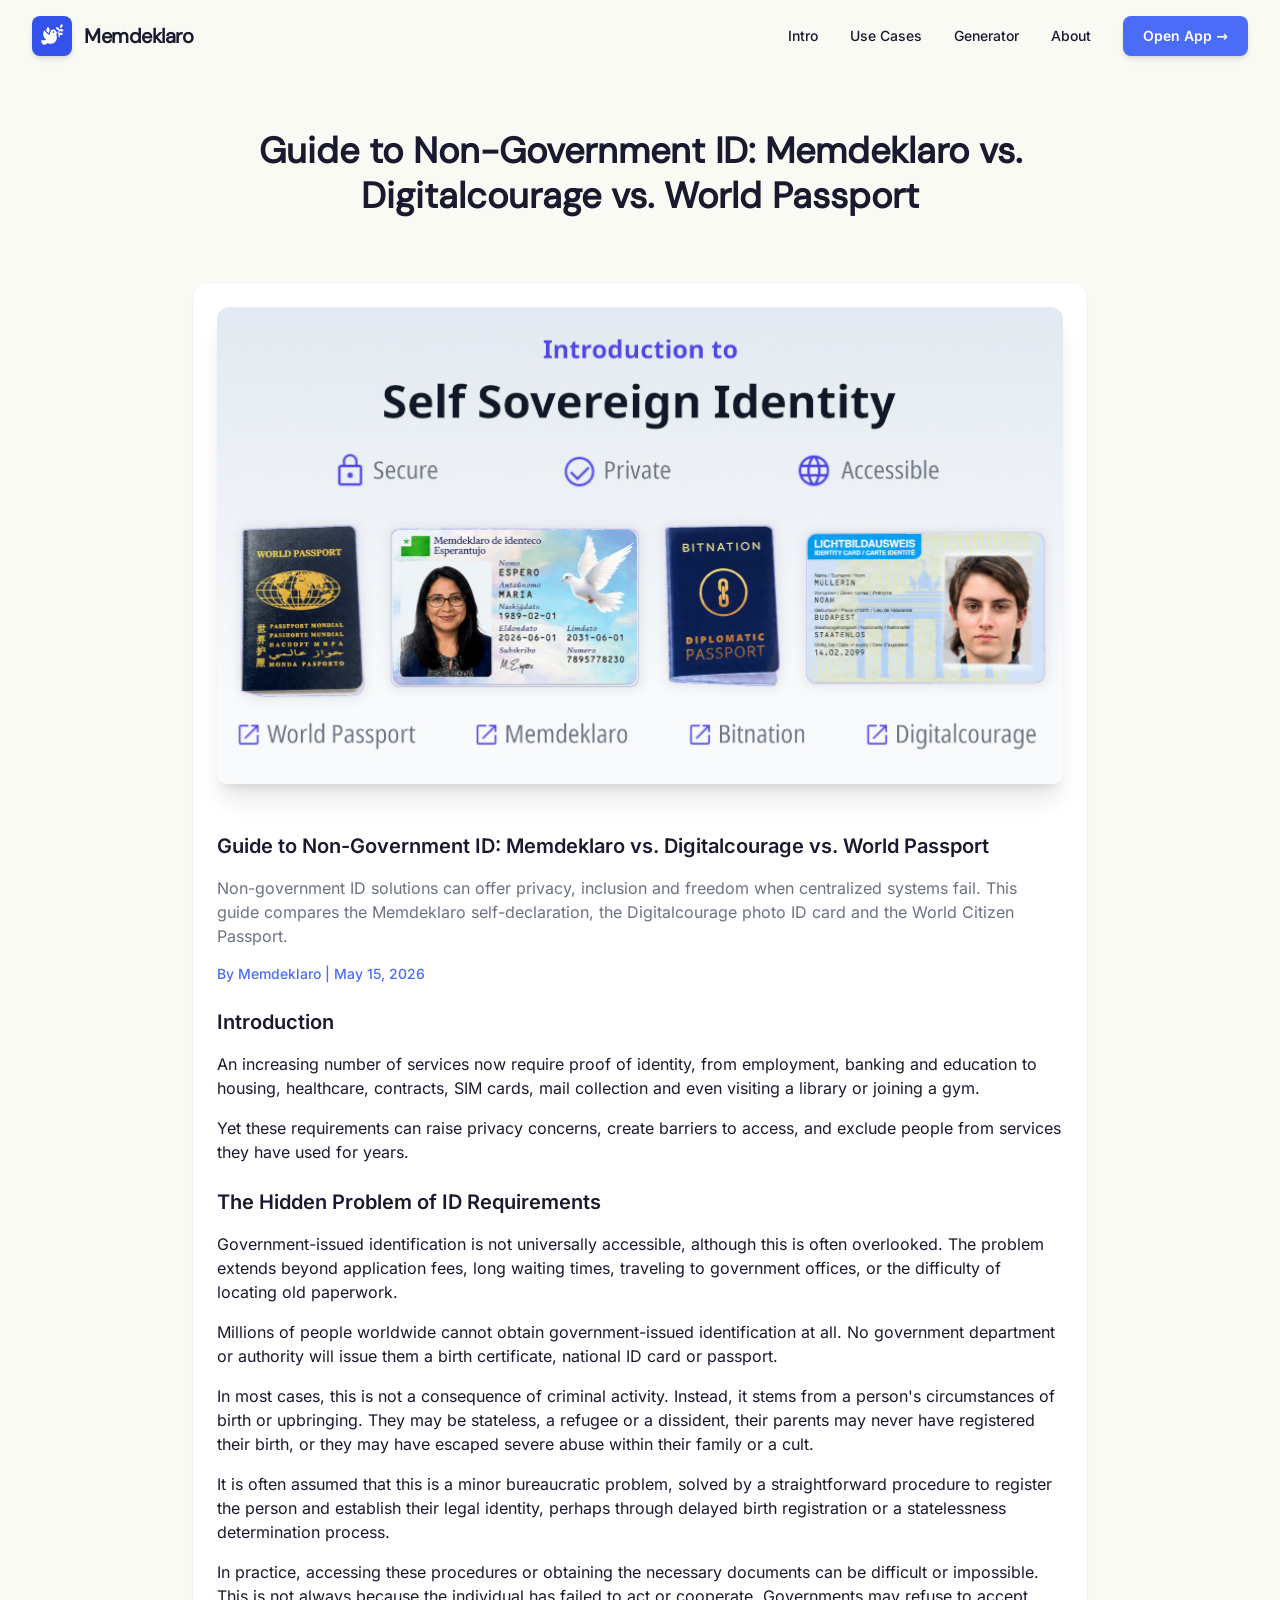
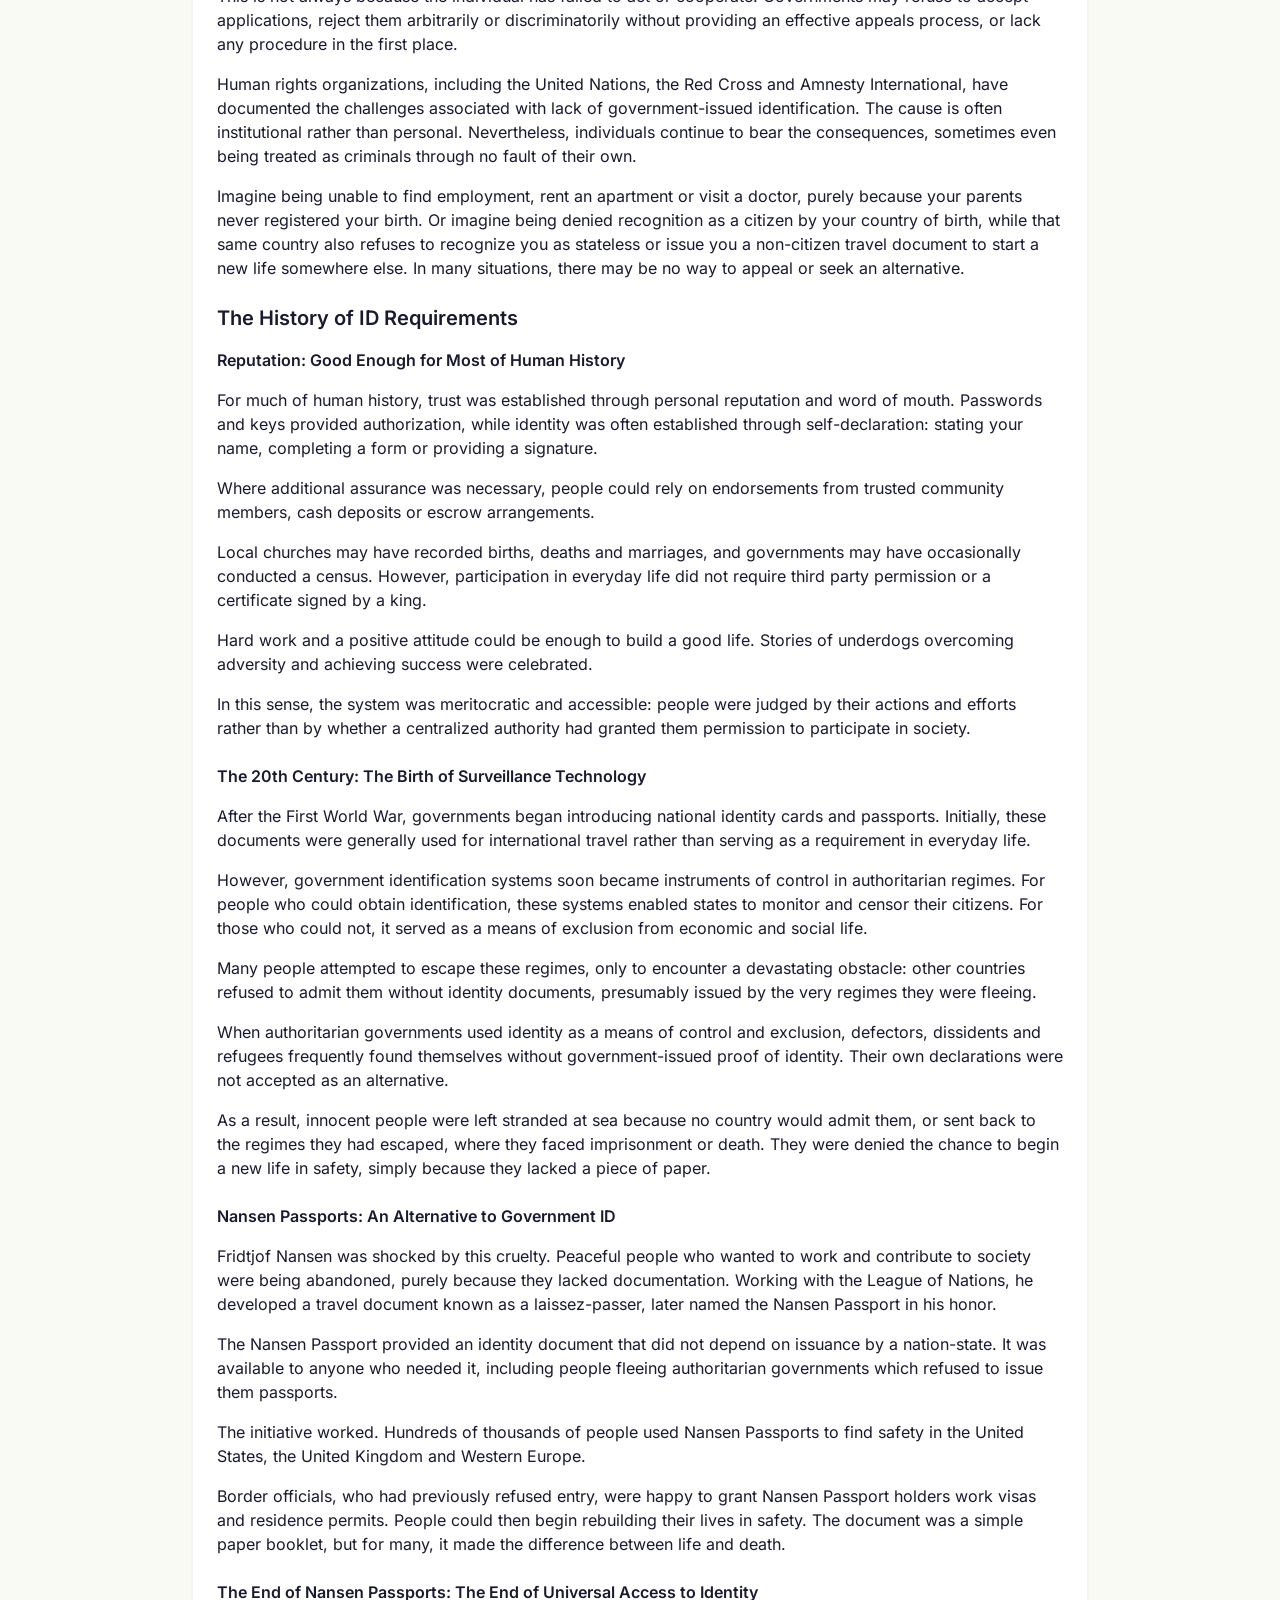
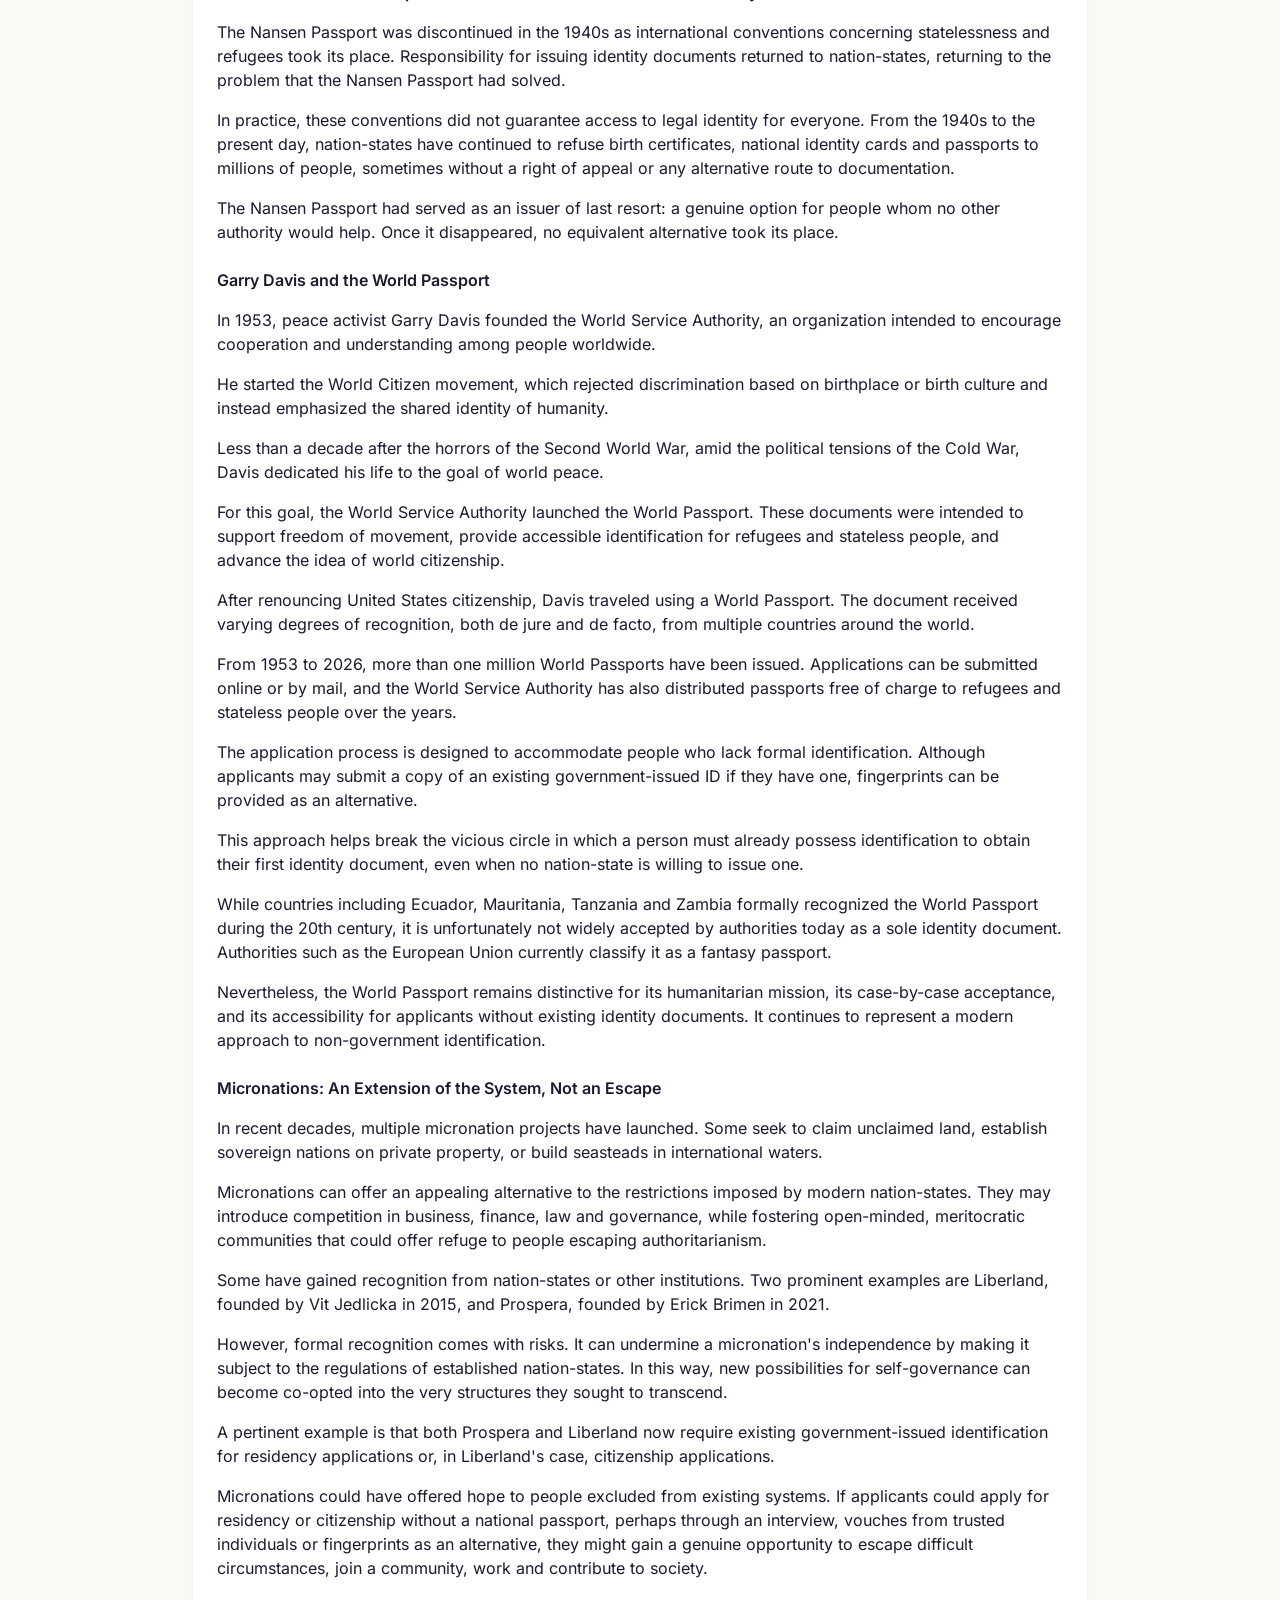
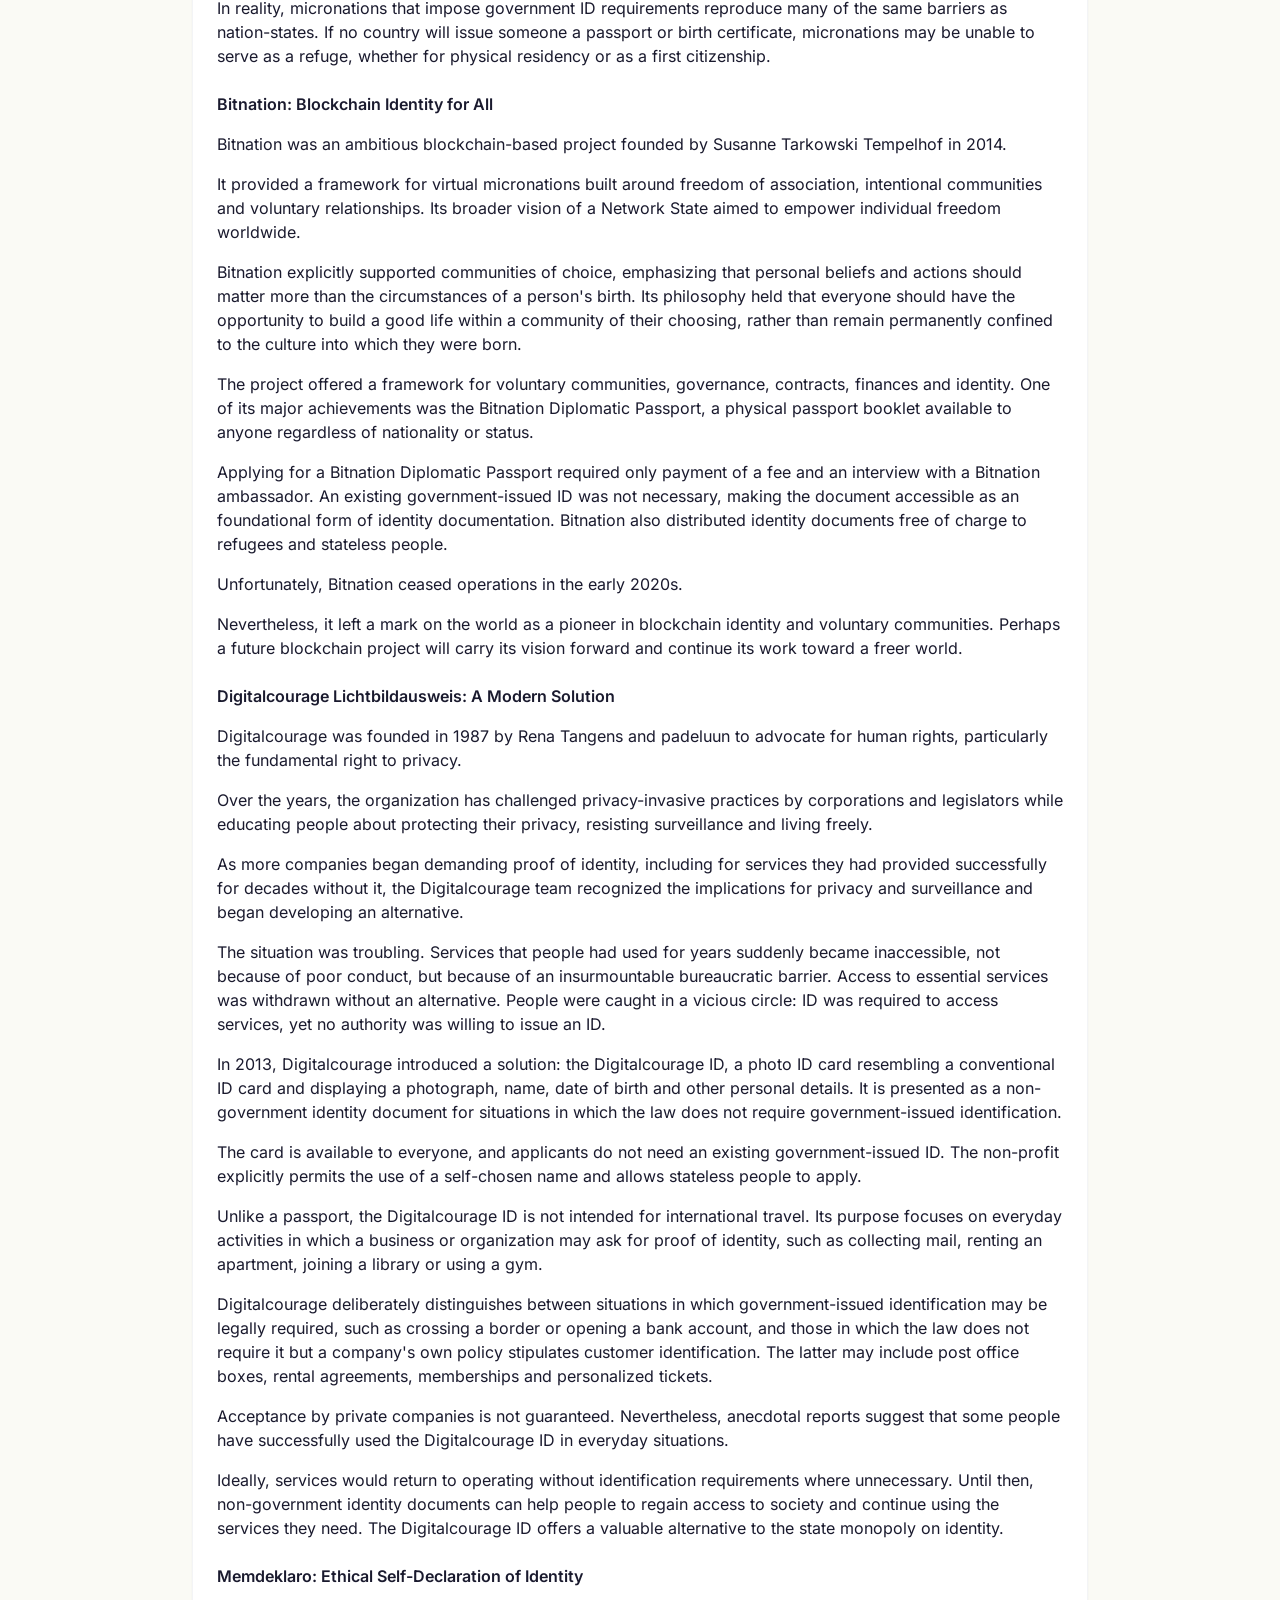
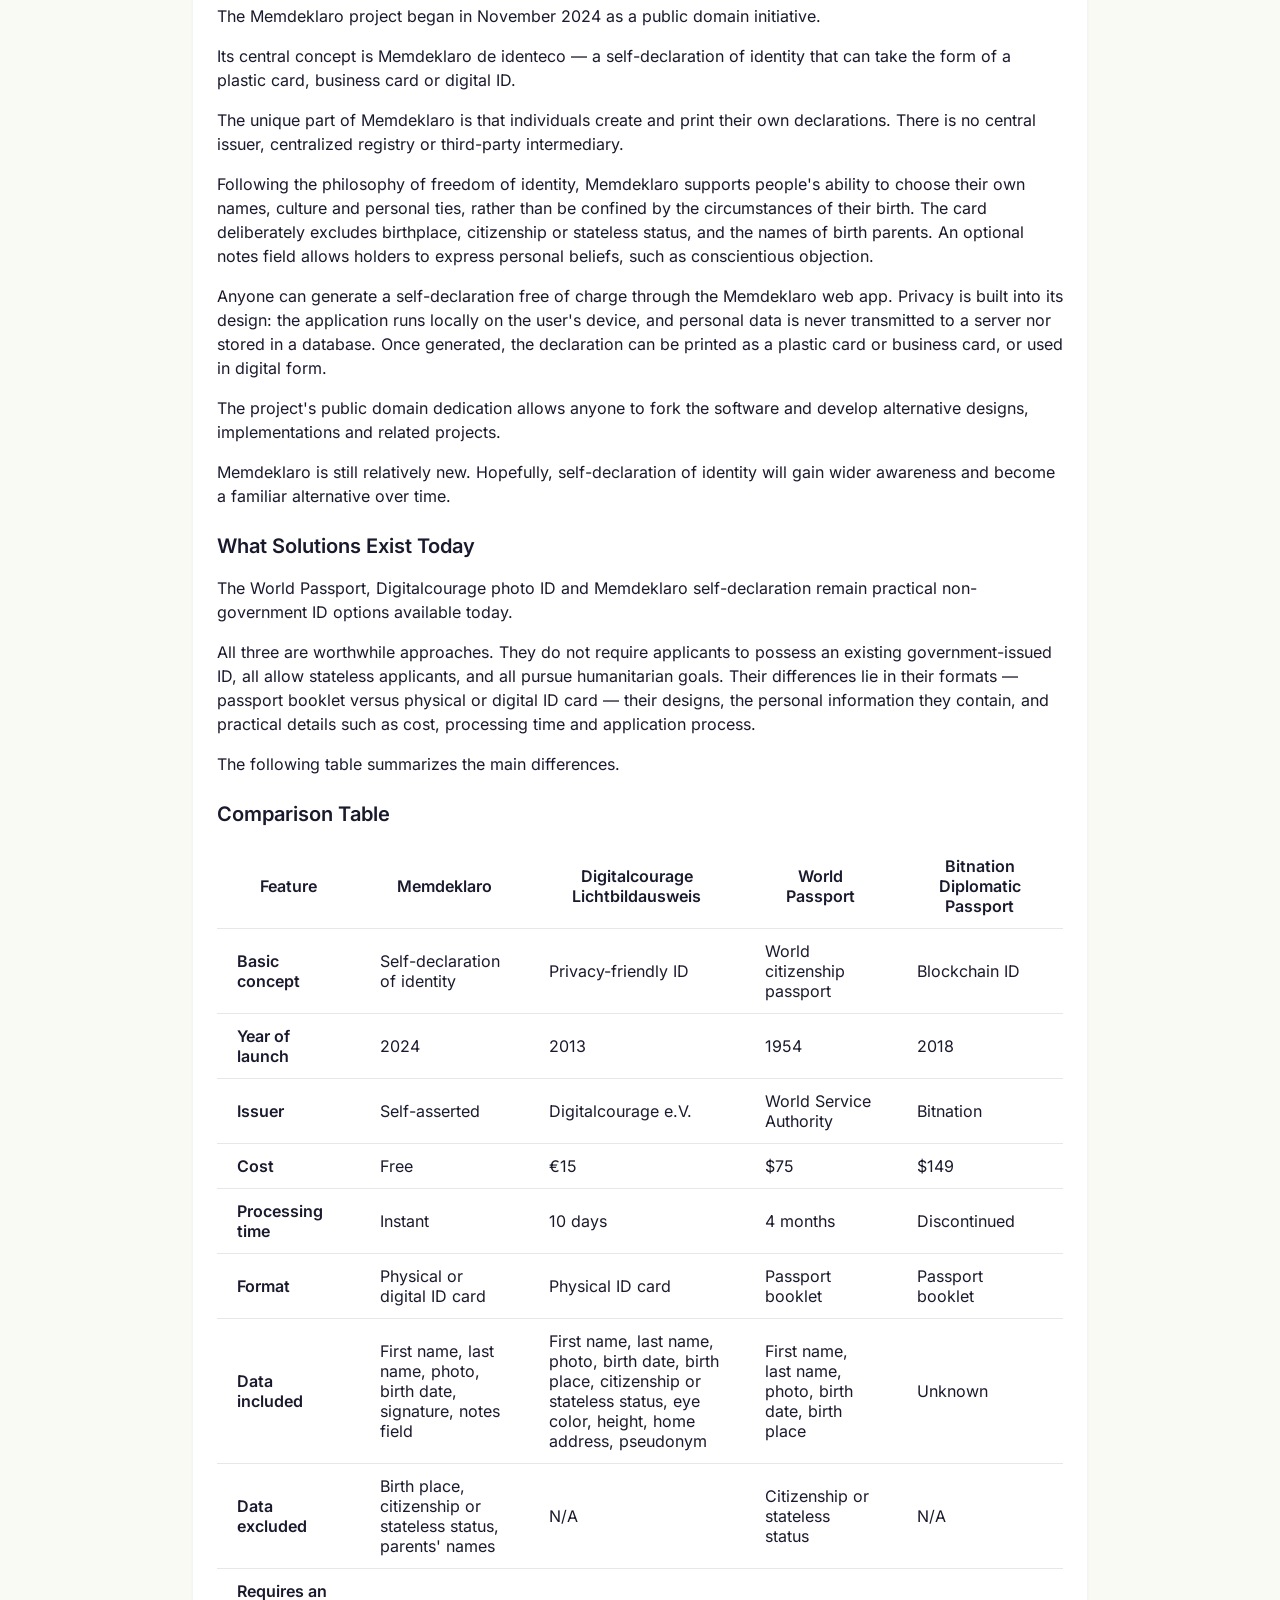
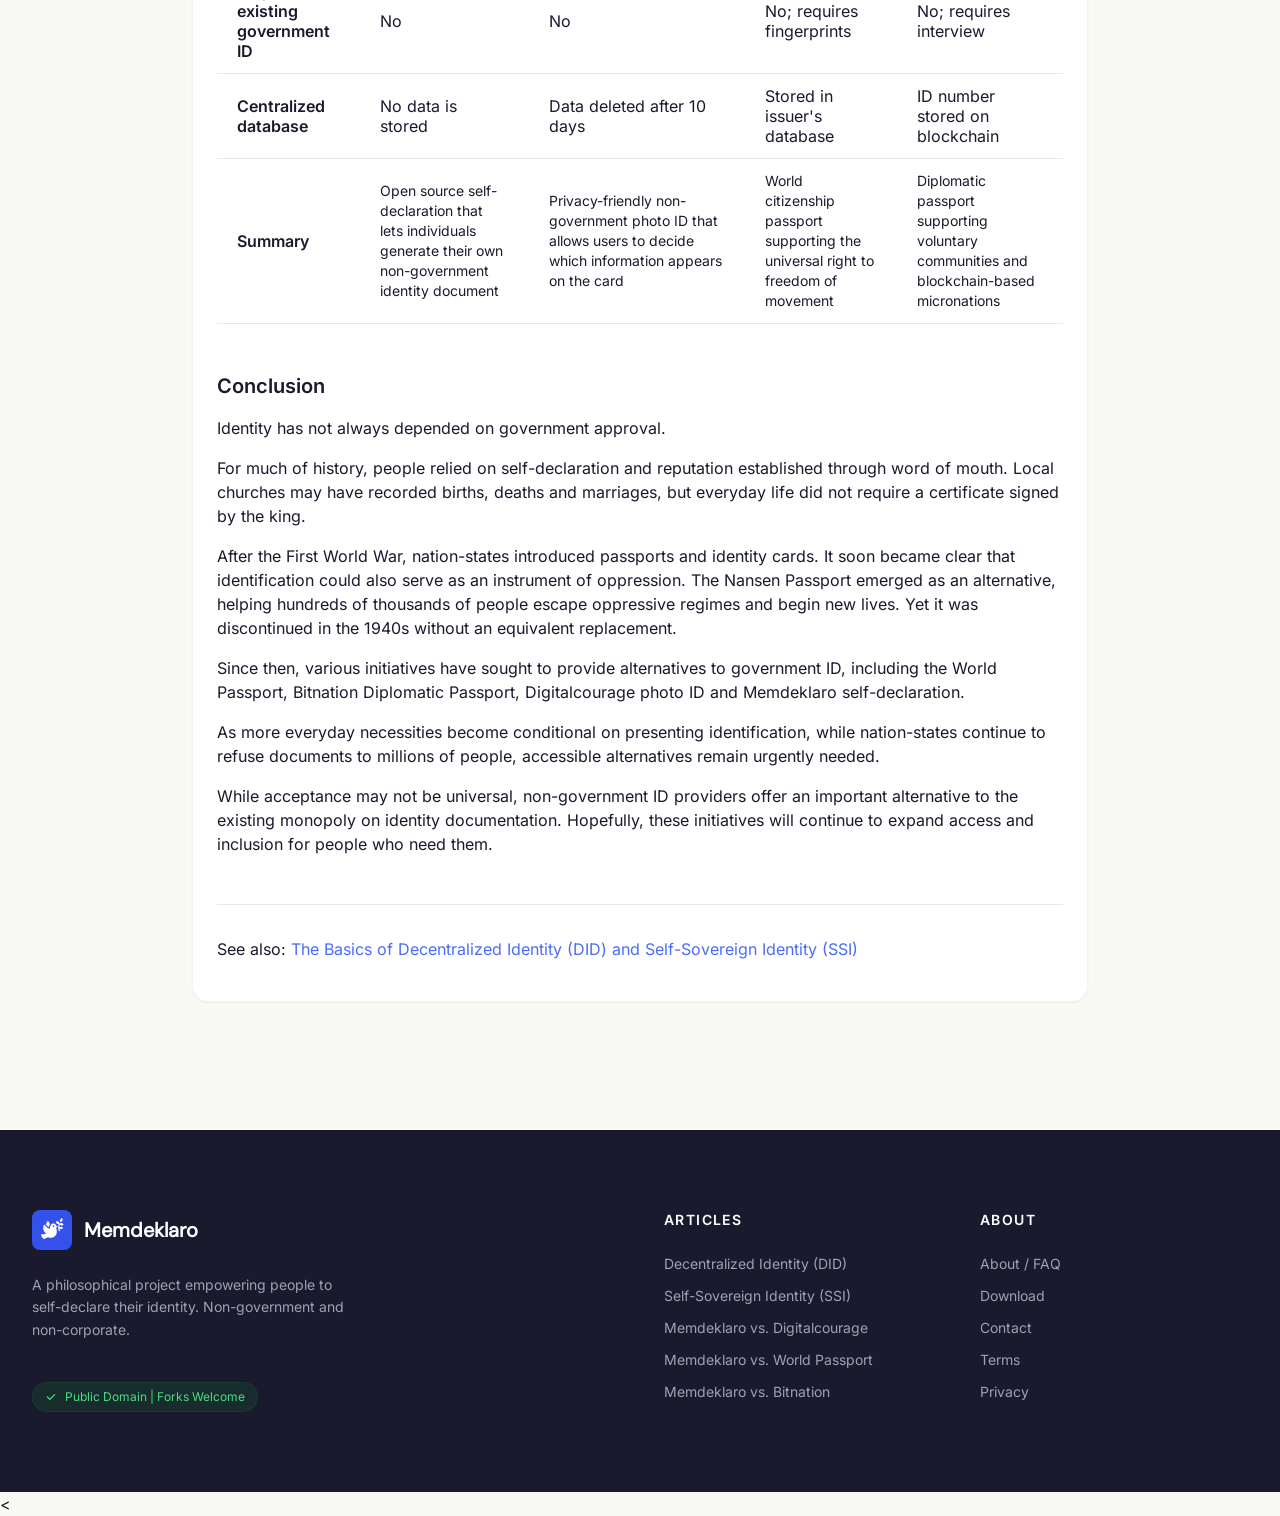
<file: blog/non-government-id-guide.html>
<html lang="en">
  <head>
    <meta charset="utf-8">
    <meta name="viewport" content="width=device-width, initial-scale=1">
    <meta name="robots" content="index, follow">
    <title>Memdeklaro - Guide to Non-Government ID: Memdeklaro vs. Digitalcourage vs. World Passport</title>
    <meta name="description" content="Non-government ID solutions can offer privacy, inclusion and freedom when centralized systems fail. This guide compares the Memdeklaro self-declaration, the Digitalcourage photo ID card and the World Citizen Passport.">
    <meta property="og:title" content="Memdeklaro - Guide to Non-Government ID: Memdeklaro vs. Digitalcourage vs. World Passport">
    <meta property="og:description" content="Non-government ID solutions can offer privacy, inclusion and freedom when centralized systems fail. This guide compares the Memdeklaro self-declaration, the Digitalcourage photo ID card and the World Citizen Passport.">
    <meta property="og:image" content="https://memdeklaro.github.io/memdeklaro/img/memdeklaro_blog.jpg">
    <link rel="canonical" href="https://memdeklaro.org/blog/non-government-id-guide">
    <link href="https://memdeklaro.github.io/memdeklaro/favicon.png" rel="shortcut icon">
    <link href="https://memdeklaro.github.io/memdeklaro/css/style.css" rel="stylesheet">
  </head>
  <body class="font-sans bg-cream text-ink antialiased">
    <nav class="fixed top-0 left-0 right-0 z-50 transition-all duration-500 bg-cream">
      <div class="max-w-7xl mx-auto px-6 lg:px-8">
        <div class="flex items-center justify-between h-18 py-4">
          <a href="https://memdeklaro.github.io/memdeklaro/" class="flex items-center gap-3 group">
            <div class="relative w-10 h-10 rounded-lg bg-brand-600 flex items-center justify-center shadow-md group-hover:shadow-brand-300/50 transition-shadow duration-300">
              <svg fill="white" stroke="none" class="w-6 h-6" viewBox="0 0 40 40">
                <path d="M37.2317 4.49969C36.4913 5.78214 35.1479 6.49947 33.7664 6.50036C33.0773 5.30374 33.0273 3.78252 33.7674 2.50067C34.5078 1.21821 35.8511 0.500883 37.2326 0.5C37.9217 1.69661 37.9718 3.21783 37.2317 4.49969Z" fill="white"></path>
                <path clip-rule="evenodd" d="M33.0615 10.7135C32.5693 12.0271 32.3346 13.6297 32.3807 15.4463C33.0777 14.8558 33.9797 14.4997 34.9648 14.4997C36.4454 14.4997 37.7381 15.3041 38.4297 16.4998C37.7381 17.6953 36.4455 18.4997 34.965 18.4997C34.0664 18.4997 33.237 18.2034 32.5693 17.7032C32.744 18.9703 33.0381 20.3133 33.4578 21.7122L31.5422 22.287C30.1447 17.6289 29.9658 13.2344 31.2025 9.97435C30.3063 10.1345 29.3508 9.99127 28.5007 9.50042C27.2184 8.7601 26.5011 7.41704 26.5 6.03574C27.6967 5.34622 29.2184 5.29597 30.5005 6.03622C31.7797 6.77478 32.4967 8.11322 32.5011 9.49106C33.4786 8.51609 34.9348 8.07423 36.3643 8.45726C37.7945 8.84047 38.835 9.95212 39.1935 11.2861C38.216 12.2618 36.7593 12.7042 35.3292 12.321C34.3674 12.0633 33.5819 11.4762 33.0615 10.7135ZM32.5012 9.49649L32.5012 9.50018L32.5023 9.50075L32.5012 9.49649Z" fill="white" fill-rule="evenodd"></path>
                <path d="M14.1642 14.8722C12.5378 13.7105 11.1276 12.4211 10.1157 11.4102C10.411 8.39997 11.9206 5.95131 13.4943 4.56836C13.4943 4.56836 14.6544 7.07845 16.6511 9.85287C16.5382 10.014 16.4313 10.1798 16.3298 10.3498C15.5425 11.6683 15.0345 13.3338 14.6404 15.198C14.4861 15.0971 14.3278 14.9891 14.1642 14.8722Z" fill="white"></path>
                <path clip-rule="evenodd" d="M18.502 32.9997C23.502 32.9997 28.002 28.9997 28.002 22.9997C28.002 21.2048 27.7564 19.9613 27.4374 18.3456C27.3012 17.6555 27.1516 16.8975 27.002 15.9997L30.002 14.9997L27.4558 13.3023C26.4452 10.7854 24.8642 8.99972 22.5019 8.99972C18.1713 8.99972 17.082 12.2412 16.1148 18.2786C15.9974 18.2195 15.8792 18.1607 15.7596 18.1013C14.9406 17.6941 14.0632 17.2578 13.0018 16.4997C9.50184 13.9997 7.00193 10.9997 7.00193 10.9997C5.00188 13.9997 4.00195 19.9997 9.00168 24.9997C9.39734 25.3954 9.78234 25.7464 10.1538 26.0578C8.10767 26.7058 5.44022 26.9997 2.00173 26.9997C2.00173 26.9997 1.33529 28.9997 3.00173 31.4997C4.66816 33.9997 7.00156 34.9997 7.00156 34.9997L13.0016 31.9997C13.0016 31.9997 15.002 32.9997 18.502 32.9997ZM27.002 15.8679C26.993 15.9206 26.9923 15.9652 27.002 15.9997V15.8679ZM24.0017 13.4997C24.0017 14.3281 23.3302 14.9997 22.5017 14.9997C21.6733 14.9997 21.0017 14.3281 21.0017 13.4997C21.0017 12.6713 21.6733 11.9997 22.5017 11.9997C23.3302 11.9997 24.0017 12.6713 24.0017 13.4997Z" fill="white" fill-rule="evenodd"></path>
              </svg>
            </div>
            <span class="font-serif font-bold text-xl tracking-tight transition-colors duration-300">
            Memdeklaro
            </span>
          </a>
          <div class="hidden md:flex items-center gap-8">
            <a href="https://memdeklaro.github.io/memdeklaro/#what" class="text-sm font-medium link-underline text-ink duration-200">Intro</a>
            <a href="https://memdeklaro.github.io/memdeklaro/#why" class="text-sm font-medium link-underline text-ink duration-200">Use Cases</a>
            <a href="https://memdeklaro.github.io/memdeklaro/#generator" class="text-sm font-medium link-underline text-ink duration-200">Generator</a>
            <a href="https://memdeklaro.github.io/memdeklaro/#about" class="text-sm font-medium link-underline text-ink duration-200">About</a>
            <a href="https://memdeklaro.github.io/memdeklaro/app/" class="px-5 py-2.5 bg-brand-500 hover:bg-brand-600 text-white text-sm font-semibold rounded-lg transition-all duration-200 shadow-md hover:shadow-brand-500/30">
            Open App →
            </a>
          </div>
        </div>
      </div>
    </nav>
    <section class="py-32 bg-cream">
      <div class="max-w-7xl mx-auto px-6 lg:px-8">
        <div class="max-w-3xl mx-auto text-center mb-16">
          <h1 class="font-serif text-4xl font-black text-ink mb-6 leading-tight">
            Guide to Non-Government ID: Memdeklaro vs. Digitalcourage vs. World Passport
          </h1>
        </div>
        <div class="bg-white rounded-2xl max-w-4xl mx-auto p-6 border border-gray-100 shadow-sm flex flex-col">
          <div class="rounded-xl shadow-xl bg-white rounded-xl overflow-hidden mb-12">
            <img src="https://memdeklaro.github.io/memdeklaro/img/memdeklaro_blog.jpg" alt="Self-sovereign identity by Memdeklaro" class="w-full object-contain">
          </div>
          <p class="text-xl font-semibold text-ink mb-4">Guide to Non-Government ID: Memdeklaro vs. Digitalcourage vs. World Passport</p>
          <p class="font-regular text-gray-500 mb-4">Non-government ID solutions can offer privacy, inclusion and freedom when centralized systems fail. This guide compares the Memdeklaro self-declaration, the Digitalcourage photo ID card and the World Citizen Passport.</p>
          <p class="text-brand-500 text-sm font-medium mb-4">By Memdeklaro | May 15, 2026</p>
          <h2 class="text-xl font-semibold text-ink mt-2 mb-4">Introduction</h2>
          <p class="font-regular text-ink mb-4">An increasing number of services now require proof of identity, from employment, banking and education to housing, healthcare, contracts, SIM cards, mail collection and even visiting a library or joining a gym.</p>
          <p class="font-regular text-ink mb-4">Yet these requirements can raise privacy concerns, create barriers to access, and exclude people from services they have used for years.</p>
          <h2 class="text-xl font-semibold text-ink mt-2 mb-4">The Hidden Problem of ID Requirements</h2>
          <p class="font-regular text-ink mb-4">Government-issued identification is not universally accessible, although this is often overlooked. The problem extends beyond application fees, long waiting times, traveling to government offices, or the difficulty of locating old paperwork.</p>
          <p class="font-regular text-ink mb-4">Millions of people worldwide cannot obtain government-issued identification at all. No government department or authority will issue them a birth certificate, national ID card or passport.</p>
          <p class="font-regular text-ink mb-4">In most cases, this is not a consequence of criminal activity. Instead, it stems from a person's circumstances of birth or upbringing. They may be stateless, a refugee or a dissident, their parents may never have registered their birth, or they may have escaped severe abuse within their family or a cult.</p>
          <p class="font-regular text-ink mb-4">It is often assumed that this is a minor bureaucratic problem, solved by a straightforward procedure to register the person and establish their legal identity, perhaps through delayed birth registration or a statelessness determination process.</p>
          <p class="font-regular text-ink mb-4">In practice, accessing these procedures or obtaining the necessary documents can be difficult or impossible. This is not always because the individual has failed to act or cooperate. Governments may refuse to accept applications, reject them arbitrarily or discriminatorily without providing an effective appeals process, or lack any procedure in the first place.</p>
          <p class="font-regular text-ink mb-4">Human rights organizations, including the United Nations, the Red Cross and Amnesty International, have documented the challenges associated with lack of government-issued identification. The cause is often institutional rather than personal. Nevertheless, individuals continue to bear the consequences, sometimes even being treated as criminals through no fault of their own.</p>
          <p class="font-regular text-ink mb-4">Imagine being unable to find employment, rent an apartment or visit a doctor, purely because your parents never registered your birth. Or imagine being denied recognition as a citizen by your country of birth, while that same country also refuses to recognize you as stateless or issue you a non-citizen travel document to start a new life somewhere else. In many situations, there may be no way to appeal or seek an alternative.</p>
          <h2 class="text-xl font-semibold text-ink mt-2 mb-4">The History of ID Requirements</h2>
          <h3 class="text-md font-semibold text-ink mb-4">Reputation: Good Enough for Most of Human History</h3>
          <p class="font-regular text-ink mb-4">For much of human history, trust was established through personal reputation and word of mouth. Passwords and keys provided authorization, while identity was often established through self-declaration: stating your name, completing a form or providing a signature.</p>
          <p class="font-regular text-ink mb-4">Where additional assurance was necessary, people could rely on endorsements from trusted community members, cash deposits or escrow arrangements.</p>
          <p class="font-regular text-ink mb-4">Local churches may have recorded births, deaths and marriages, and governments may have occasionally conducted a census. However, participation in everyday life did not require third party permission or a certificate signed by a king.</p>
          <p class="font-regular text-ink mb-4">Hard work and a positive attitude could be enough to build a good life. Stories of underdogs overcoming adversity and achieving success were celebrated.</p>
          <p class="font-regular text-ink mb-4">In this sense, the system was meritocratic and accessible: people were judged by their actions and efforts rather than by whether a centralized authority had granted them permission to participate in society.</p>
          <h3 class="text-md font-semibold text-ink mt-2 mb-4">The 20th Century: The Birth of Surveillance Technology</h3>
          <p class="font-regular text-ink mb-4">After the First World War, governments began introducing national identity cards and passports. Initially, these documents were generally used for international travel rather than serving as a requirement in everyday life.</p>
          <p class="font-regular text-ink mb-4">However, government identification systems soon became instruments of control in authoritarian regimes. For people who could obtain identification, these systems enabled states to monitor and censor their citizens. For those who could not, it served as a means of exclusion from economic and social life.</p>
          <p class="font-regular text-ink mb-4">Many people attempted to escape these regimes, only to encounter a devastating obstacle: other countries refused to admit them without identity documents, presumably issued by the very regimes they were fleeing.</p>
          <p class="font-regular text-ink mb-4">When authoritarian governments used identity as a means of control and exclusion, defectors, dissidents and refugees frequently found themselves without government-issued proof of identity. Their own declarations were not accepted as an alternative.</p>
          <p class="font-regular text-ink mb-4">As a result, innocent people were left stranded at sea because no country would admit them, or sent back to the regimes they had escaped, where they faced imprisonment or death. They were denied the chance to begin a new life in safety, simply because they lacked a piece of paper.</p>
          <h3 class="text-md font-semibold text-ink mt-2 mb-4">Nansen Passports: An Alternative to Government ID</h3>
          <p class="font-regular text-ink mb-4">Fridtjof Nansen was shocked by this cruelty. Peaceful people who wanted to work and contribute to society were being abandoned, purely because they lacked documentation. Working with the League of Nations, he developed a travel document known as a laissez-passer, later named the Nansen Passport in his honor.</p>
          <p class="font-regular text-ink mb-4">The Nansen Passport provided an identity document that did not depend on issuance by a nation-state. It was available to anyone who needed it, including people fleeing authoritarian governments which refused to issue them passports.</p>
          <p class="font-regular text-ink mb-4">The initiative worked. Hundreds of thousands of people used Nansen Passports to find safety in the United States, the United Kingdom and Western Europe.</p>
          <p class="font-regular text-ink mb-4">Border officials, who had previously refused entry, were happy to grant Nansen Passport holders work visas and residence permits. People could then begin rebuilding their lives in safety. The document was a simple paper booklet, but for many, it made the difference between life and death.</p>
          <h3 class="text-md font-semibold text-ink mt-2 mb-4">The End of Nansen Passports: The End of Universal Access to Identity</h3>
          <p class="font-regular text-ink mb-4">The Nansen Passport was discontinued in the 1940s as international conventions concerning statelessness and refugees took its place. Responsibility for issuing identity documents returned to nation-states, returning to the problem that the Nansen Passport had solved.</p>
          <p class="font-regular text-ink mb-4">In practice, these conventions did not guarantee access to legal identity for everyone. From the 1940s to the present day, nation-states have continued to refuse birth certificates, national identity cards and passports to millions of people, sometimes without a right of appeal or any alternative route to documentation.</p>
          <p class="font-regular text-ink mb-4">The Nansen Passport had served as an issuer of last resort: a genuine option for people whom no other authority would help. Once it disappeared, no equivalent alternative took its place.</p>
          <h3 class="text-md font-semibold text-ink mt-2 mb-4">Garry Davis and the World Passport</h3>
          <p class="font-regular text-ink mb-4">In 1953, peace activist Garry Davis founded the <a href="https://worldservice.org/">World Service Authority</a>, an organization intended to encourage cooperation and understanding among people worldwide.
</p>
          <p class="font-regular text-ink mb-4">He started the World Citizen movement, which rejected discrimination based on birthplace or birth culture and instead emphasized the shared identity of humanity.</p>
          <p class="font-regular text-ink mb-4">Less than a decade after the horrors of the Second World War, amid the political tensions of the Cold War, Davis dedicated his life to the goal of world peace.</p>
          <p class="font-regular text-ink mb-4">For this goal, the World Service Authority launched the World Passport. These documents were intended to support freedom of movement, provide accessible identification for refugees and stateless people, and advance the idea of world citizenship.</p>
          <p class="font-regular text-ink mb-4">After renouncing United States citizenship, Davis traveled using a World Passport. The document received varying degrees of recognition, both de jure and de facto, from multiple countries around the world.</p>
          <p class="font-regular text-ink mb-4">From 1953 to 2026, more than one million World Passports have been issued. Applications can be submitted online or by mail, and the World Service Authority has also distributed passports free of charge to refugees and stateless people over the years.</p>
          <p class="font-regular text-ink mb-4">The application process is designed to accommodate people who lack formal identification. Although applicants may submit a copy of an existing government-issued ID if they have one, fingerprints can be provided as an alternative.</p>
          <p class="font-regular text-ink mb-4">This approach helps break the vicious circle in which a person must already possess identification to obtain their first identity document, even when no nation-state is willing to issue one.</p>
          <p class="font-regular text-ink mb-4">While countries including Ecuador, Mauritania, Tanzania and Zambia formally recognized the World Passport during the 20th century, it is unfortunately not widely accepted by authorities today as a sole identity document. Authorities such as the European Union currently classify it as a fantasy passport.</p>
          <p class="font-regular text-ink mb-4">Nevertheless, the World Passport remains distinctive for its humanitarian mission, its case-by-case acceptance, and its accessibility for applicants without existing identity documents. It continues to represent a modern approach to non-government identification.</p>
          <h3 class="text-md font-semibold text-ink mt-2 mb-4">Micronations: An Extension of the System, Not an Escape</h3>
          <p class="font-regular text-ink mb-4">In recent decades, multiple micronation projects have launched. Some seek to claim unclaimed land, establish sovereign nations on private property, or build seasteads in international waters.</p>
          <p class="font-regular text-ink mb-4">Micronations can offer an appealing alternative to the restrictions imposed by modern nation-states. They may introduce competition in business, finance, law and governance, while fostering open-minded, meritocratic communities that could offer refuge to people escaping authoritarianism.</p>
          <p class="font-regular text-ink mb-4">Some have gained recognition from nation-states or other institutions. Two prominent examples are <a href="https://liberland.org/">Liberland</a>, founded by Vit Jedlicka in 2015, and <a href="https://prospera.co/">Prospera</a>, founded by Erick Brimen in 2021.</p>
          <p class="font-regular text-ink mb-4">However, formal recognition comes with risks. It can undermine a micronation's independence by making it subject to the regulations of established nation-states. In this way, new possibilities for self-governance can become co-opted into the very structures they sought to transcend.</p>
          <p class="font-regular text-ink mb-4">A pertinent example is that both Prospera and Liberland now require existing government-issued identification for residency applications or, in Liberland's case, citizenship applications.</p>
          <p class="font-regular text-ink mb-4">Micronations could have offered hope to people excluded from existing systems. If applicants could apply for residency or citizenship without a national passport, perhaps through an interview, vouches from trusted individuals or fingerprints as an alternative, they might gain a genuine opportunity to escape difficult circumstances, join a community, work and contribute to society.</p>
          <p class="font-regular text-ink mb-4">In reality, micronations that impose government ID requirements reproduce many of the same barriers as nation-states. If no country will issue someone a passport or birth certificate, micronations may be unable to serve as a refuge, whether for physical residency or as a first citizenship.</p>
          <h3 class="text-md font-semibold text-ink mt-2 mb-4">Bitnation: Blockchain Identity for All</h3>
          <p class="font-regular text-ink mb-4"><a href="https://web.archive.org/web/20190122030446/https://tse.bitnation.co/">Bitnation</a> was an ambitious blockchain-based project founded by Susanne Tarkowski Tempelhof in 2014.</p>
          <p class="font-regular text-ink mb-4">It provided a framework for virtual micronations built around freedom of association, intentional communities and voluntary relationships. Its broader vision of a Network State aimed to empower individual freedom worldwide.</p>
          <p class="font-regular text-ink mb-4">Bitnation explicitly supported communities of choice, emphasizing that personal beliefs and actions should matter more than the circumstances of a person's birth. Its philosophy held that everyone should have the opportunity to build a good life within a community of their choosing, rather than remain permanently confined to the culture into which they were born.</p>
          <p class="font-regular text-ink mb-4">The project offered a framework for voluntary communities, governance, contracts, finances and identity. One of its major achievements was the Bitnation Diplomatic Passport, a physical passport booklet available to anyone regardless of nationality or status.</p>
          <p class="font-regular text-ink mb-4">Applying for a Bitnation Diplomatic Passport required only payment of a fee and an interview with a Bitnation ambassador. An existing government-issued ID was not necessary, making the document accessible as an foundational form of identity documentation. Bitnation also distributed identity documents free of charge to refugees and stateless people.</p>
          <p class="font-regular text-ink mb-4">Unfortunately, Bitnation ceased operations in the early 2020s.</p>
          <p class="font-regular text-ink mb-4">Nevertheless, it left a mark on the world as a pioneer in blockchain identity and voluntary communities. Perhaps a future blockchain project will carry its vision forward and continue its work toward a freer world.</p>
          <h3 class="text-md font-semibold text-ink mt-2 mb-4">Digitalcourage Lichtbildausweis: A Modern Solution</h3>
          <p class="font-regular text-ink mb-4"><a href="https://digitalcourage.de/">Digitalcourage</a> was founded in 1987 by Rena Tangens and padeluun to advocate for human rights, particularly the fundamental right to privacy.</p>
          <p class="font-regular text-ink mb-4">Over the years, the organization has challenged privacy-invasive practices by corporations and legislators while educating people about protecting their privacy, resisting surveillance and living freely.</p>
          <p class="font-regular text-ink mb-4">As more companies began demanding proof of identity, including for services they had provided successfully for decades without it, the Digitalcourage team recognized the implications for privacy and surveillance and began developing an alternative.</p>
          <p class="font-regular text-ink mb-4">The situation was troubling. Services that people had used for years suddenly became inaccessible, not because of poor conduct, but because of an insurmountable bureaucratic barrier. Access to essential services was withdrawn without an alternative. People were caught in a vicious circle: ID was required to access services, yet no authority was willing to issue an ID.</p>
          <p class="font-regular text-ink mb-4">In 2013, Digitalcourage introduced a solution: the Digitalcourage ID, a photo ID card resembling a conventional ID card and displaying a photograph, name, date of birth and other personal details. It is presented as a non-government identity document for situations in which the law does not require government-issued identification.</p>
          <p class="font-regular text-ink mb-4">The card is available to everyone, and applicants do not need an existing government-issued ID. The non-profit explicitly permits the use of a self-chosen name and allows stateless people to apply.</p>
          <p class="font-regular text-ink mb-4">Unlike a passport, the Digitalcourage ID is not intended for international travel. Its purpose focuses on everyday activities in which a business or organization may ask for proof of identity, such as collecting mail, renting an apartment, joining a library or using a gym.</p>
          <p class="font-regular text-ink mb-4">Digitalcourage deliberately distinguishes between situations in which government-issued identification may be legally required, such as crossing a border or opening a bank account, and those in which the law does not require it but a company's own policy stipulates customer identification. The latter may include post office boxes, rental agreements, memberships and personalized tickets.</p>
          <p class="font-regular text-ink mb-4">Acceptance by private companies is not guaranteed. Nevertheless, anecdotal reports suggest that some people have successfully used the Digitalcourage ID in everyday situations.</p>
          <p class="font-regular text-ink mb-4">Ideally, services would return to operating without identification requirements where unnecessary. Until then, non-government identity documents can help people to regain access to society and continue using the services they need. The Digitalcourage ID offers a valuable alternative to the state monopoly on identity.</p>
          <h3 class="text-md font-semibold text-ink mt-2 mb-4">Memdeklaro: Ethical Self-Declaration of Identity</h3>
          <p class="font-regular text-ink mb-4">The Memdeklaro project began in November 2024 as a public domain initiative.</p>
          <p class="font-regular text-ink mb-4">Its central concept is Memdeklaro de identeco — a self-declaration of identity that can take the form of a plastic card, business card or digital ID.</p>
          <p class="font-regular text-ink mb-4">The unique part of Memdeklaro is that individuals create and print their own declarations. There is no central issuer, centralized registry or third-party intermediary.</p>
          <p class="font-regular text-ink mb-4">Following the philosophy of freedom of identity, Memdeklaro supports people's ability to choose their own names, culture and personal ties, rather than be confined by the circumstances of their birth. The card deliberately excludes birthplace, citizenship or stateless status, and the names of birth parents. An optional notes field allows holders to express personal beliefs, such as conscientious objection.</p>
          <p class="font-regular text-ink mb-4">Anyone can generate a self-declaration free of charge through the Memdeklaro web app. Privacy is built into its design: the application runs locally on the user's device, and personal data is never transmitted to a server nor stored in a database. Once generated, the declaration can be printed as a plastic card or business card, or used in digital form.</p>
          <p class="font-regular text-ink mb-4">The project's public domain dedication allows anyone to fork the software and develop alternative designs, implementations and related projects.</p>
          <p class="font-regular text-ink mb-4">Memdeklaro is still relatively new. Hopefully, self-declaration of identity will gain wider awareness and become a familiar alternative over time.</p>
          <h2 class="text-xl font-semibold text-ink mt-2 mb-4">What Solutions Exist Today</h2>
          <p class="font-regular text-ink mb-4">The World Passport, Digitalcourage photo ID and Memdeklaro self-declaration remain practical non-government ID options available today.</p>
          <p class="font-regular text-ink mb-4">All three are worthwhile approaches. They do not require applicants to possess an existing government-issued ID, all allow stateless applicants, and all pursue humanitarian goals. Their differences lie in their formats — passport booklet versus physical or digital ID card — their designs, the personal information they contain, and practical details such as cost, processing time and application process.</p>
          <p class="font-regular text-ink mb-4">The following table summarizes the main differences.</p>
          <h2 class="text-xl font-semibold text-ink mt-2 mb-4">Comparison Table</h2>
          <table>
            <thead class="table-auto w-full">
              <tr>
                <th class="px-5 py-3 border-b border-bottom-gray-500 font-semibold">Feature</th>
                <th class="px-5 py-3 border-b border-bottom-gray-500 font-semibold">Memdeklaro</th>
                <th class="px-5 py-3 border-b border-bottom-gray-500 font-semibold">Digitalcourage Lichtbildausweis</th>
                <th class="px-5 py-3 border-b border-bottom-gray-500 font-semibold">World Passport</th>
                <th class="px-5 py-3 border-b border-bottom-gray-500 font-semibold">Bitnation Diplomatic Passport</th>
              </tr>
            </thead>
            <tr>
              <td class="px-5 py-3 border-b border-bottom-gray-500 font-semibold">Basic concept</td>
              <td class="px-5 py-3 border-b border-bottom-gray-500">Self-declaration of identity</td>
              <td class="px-5 py-3 border-b border-bottom-gray-500">Privacy-friendly ID</td>
              <td class="px-5 py-3 border-b border-bottom-gray-500">World citizenship passport</td>
              <td class="px-5 py-3 border-b border-bottom-gray-500">Blockchain ID</td>
            </tr>
            <tr>
              <td class="px-5 py-3 border-b border-bottom-gray-500 font-semibold">Year of launch</td>
              <td class="px-5 py-3 border-b border-bottom-gray-500">2024</td>
              <td class="px-5 py-3 border-b border-bottom-gray-500">2013</td>
              <td class="px-5 py-3 border-b border-bottom-gray-500">1954</td>
              <td class="px-5 py-3 border-b border-bottom-gray-500">2018</td>
            </tr>
            <tr>
              <td class="px-5 py-3 border-b border-bottom-gray-500 font-semibold">Issuer</td>
              <td class="px-5 py-3 border-b border-bottom-gray-500">Self-asserted</td>
              <td class="px-5 py-3 border-b border-bottom-gray-500">Digitalcourage e.V.</td>
              <td class="px-5 py-3 border-b border-bottom-gray-500">World Service Authority</td>
              <td class="px-5 py-3 border-b border-bottom-gray-500">Bitnation</td>
            </tr>
            <tr>
              <td class="px-5 py-3 border-b border-bottom-gray-500 font-semibold">Cost</td>
              <td class="px-5 py-3 border-b border-bottom-gray-500">Free</td>
              <td class="px-5 py-3 border-b border-bottom-gray-500">€15</td>
              <td class="px-5 py-3 border-b border-bottom-gray-500">$75</td>
              <td class="px-5 py-3 border-b border-bottom-gray-500">$149</td>
            </tr>
            <tr>
              <td class="px-5 py-3 border-b border-bottom-gray-500 font-semibold">Processing time</td>
              <td class="px-5 py-3 border-b border-bottom-gray-500">Instant</td>
              <td class="px-5 py-3 border-b border-bottom-gray-500">10 days</td>
              <td class="px-5 py-3 border-b border-bottom-gray-500">4 months</td>
              <td class="px-5 py-3 border-b border-bottom-gray-500">Discontinued</td>
            </tr>
            <tr>
              <td class="px-5 py-3 border-b border-bottom-gray-500 font-semibold">Format</td>
              <td class="px-5 py-3 border-b border-bottom-gray-500">Physical or digital ID card</td>
              <td class="px-5 py-3 border-b border-bottom-gray-500">Physical ID card</td>
              <td class="px-5 py-3 border-b border-bottom-gray-500">Passport booklet</td>
              <td class="px-5 py-3 border-b border-bottom-gray-500">Passport booklet</td>
            </tr>
            <tr>
              <td class="px-5 py-3 border-b border-bottom-gray-500 font-semibold">Data included</td>
              <td class="px-5 py-3 border-b border-bottom-gray-500">First name, last name, photo, birth date, signature, notes field</td>
              <td class="px-5 py-3 border-b border-bottom-gray-500">First name, last name, photo, birth date, birth place, citizenship or stateless status, eye color, height, home address, pseudonym</td>
              <td class="px-5 py-3 border-b border-bottom-gray-500">First name, last name, photo, birth date, birth place</td>
              <td class="px-5 py-3 border-b border-bottom-gray-500">Unknown</td>
            </tr>
            <tr>
              <td class="px-5 py-3 border-b border-bottom-gray-500 font-semibold">Data excluded</td>
              <td class="px-5 py-3 border-b border-bottom-gray-500">Birth place, citizenship or stateless status, parents' names</td>
              <td class="px-5 py-3 border-b border-bottom-gray-500">N/A</td>
              <td class="px-5 py-3 border-b border-bottom-gray-500">Citizenship or stateless status</td>
              <td class="px-5 py-3 border-b border-bottom-gray-500">N/A</td>
            </tr>
            <tr>
              <td class="px-5 py-3 border-b border-bottom-gray-500 font-semibold">Requires an existing government ID</td>
              <td class="px-5 py-3 border-b border-bottom-gray-500">No</td>
              <td class="px-5 py-3 border-b border-bottom-gray-500">No</td>
              <td class="px-5 py-3 border-b border-bottom-gray-500">No; requires fingerprints</td>
              <td class="px-5 py-3 border-b border-bottom-gray-500">No; requires interview</td>
            </tr>
            <tr>
              <td class="px-5 py-3 border-b border-bottom-gray-500 font-semibold">Centralized database</td>
              <td class="px-5 py-3 border-b border-bottom-gray-500">No data is stored</td>
              <td class="px-5 py-3 border-b border-bottom-gray-500">Data deleted after 10 days</td>
              <td class="px-5 py-3 border-b border-bottom-gray-500">Stored in issuer's database</td>
              <td class="px-5 py-3 border-b border-bottom-gray-500">ID number stored on blockchain</td>
            </tr>
            <tr>
              <td class="px-5 py-3 border-b border-bottom-gray-500 font-semibold">Summary</td>
              <td class="px-5 py-3 border-b border-bottom-gray-500 text-sm">Open source self-declaration that lets individuals generate their own non-government identity document</td>
              <td class="px-5 py-3 border-b border-bottom-gray-500 text-sm">Privacy-friendly non-government photo ID that allows users to decide which information appears on the card</td>
              <td class="px-5 py-3 border-b border-bottom-gray-500 text-sm">World citizenship passport supporting the universal right to freedom of movement</td>
              <td class="px-5 py-3 border-b border-bottom-gray-500 text-sm">Diplomatic passport supporting voluntary communities and blockchain-based micronations</td>
            </tr>
          </table>
          <h2 class="text-xl font-semibold text-ink mt-12 mb-4">Conclusion</h2>
          <p class="font-regular text-ink mb-4">Identity has not always depended on government approval.</p>
          <p class="font-regular text-ink mb-4">For much of history, people relied on self-declaration and reputation established through word of mouth. Local churches may have recorded births, deaths and marriages, but everyday life did not require a certificate signed by the king.</p>
          <p class="font-regular text-ink mb-4">After the First World War, nation-states introduced passports and identity cards. It soon became clear that identification could also serve as an instrument of oppression. The Nansen Passport emerged as an alternative, helping hundreds of thousands of people escape oppressive regimes and begin new lives. Yet it was discontinued in the 1940s without an equivalent replacement.</p>
          <p class="font-regular text-ink mb-4">Since then, various initiatives have sought to provide alternatives to government ID, including the World Passport, Bitnation Diplomatic Passport, Digitalcourage photo ID and Memdeklaro self-declaration.</p>
          <p class="font-regular text-ink mb-4">As more everyday necessities become conditional on presenting identification, while nation-states continue to refuse documents to millions of people, accessible alternatives remain urgently needed.</p>
          <p class="font-regular text-ink mb-4">While acceptance may not be universal, non-government ID providers offer an important alternative to the existing monopoly on identity documentation. Hopefully, these initiatives will continue to expand access and inclusion for people who need them.</p>
          <hr class="mt-8 mb-8">
          <p class="font-regular text-ink mb-4">See also: <a href="https://memdeklaro.github.io/memdeklaro/blog/decentralized-identity-guide" class="text-brand-500">The Basics of Decentralized Identity (DID) and Self-Sovereign Identity (SSI)</a></p>
        </div>
      </div>
    </section>
    <footer class="bg-ink text-white py-20">
      <div class="max-w-7xl mx-auto px-6 lg:px-8">
        <div class="grid md:grid-cols-4 gap-12">
          <div class="md:col-span-2">
            <div class="flex items-center gap-3 mb-6">
              <div class="w-10 h-10 rounded-lg bg-brand-600 flex items-center justify-center">
                <svg fill="white" stroke="none" class="w-6 h-6" viewBox="0 0 40 40">
                  <path d="M37.2317 4.49969C36.4913 5.78214 35.1479 6.49947 33.7664 6.50036C33.0773 5.30374 33.0273 3.78252 33.7674 2.50067C34.5078 1.21821 35.8511 0.500883 37.2326 0.5C37.9217 1.69661 37.9718 3.21783 37.2317 4.49969Z" fill="white"></path>
                  <path clip-rule="evenodd" d="M33.0615 10.7135C32.5693 12.0271 32.3346 13.6297 32.3807 15.4463C33.0777 14.8558 33.9797 14.4997 34.9648 14.4997C36.4454 14.4997 37.7381 15.3041 38.4297 16.4998C37.7381 17.6953 36.4455 18.4997 34.965 18.4997C34.0664 18.4997 33.237 18.2034 32.5693 17.7032C32.744 18.9703 33.0381 20.3133 33.4578 21.7122L31.5422 22.287C30.1447 17.6289 29.9658 13.2344 31.2025 9.97435C30.3063 10.1345 29.3508 9.99127 28.5007 9.50042C27.2184 8.7601 26.5011 7.41704 26.5 6.03574C27.6967 5.34622 29.2184 5.29597 30.5005 6.03622C31.7797 6.77478 32.4967 8.11322 32.5011 9.49106C33.4786 8.51609 34.9348 8.07423 36.3643 8.45726C37.7945 8.84047 38.835 9.95212 39.1935 11.2861C38.216 12.2618 36.7593 12.7042 35.3292 12.321C34.3674 12.0633 33.5819 11.4762 33.0615 10.7135ZM32.5012 9.49649L32.5012 9.50018L32.5023 9.50075L32.5012 9.49649Z" fill="white" fill-rule="evenodd"></path>
                  <path d="M14.1642 14.8722C12.5378 13.7105 11.1276 12.4211 10.1157 11.4102C10.411 8.39997 11.9206 5.95131 13.4943 4.56836C13.4943 4.56836 14.6544 7.07845 16.6511 9.85287C16.5382 10.014 16.4313 10.1798 16.3298 10.3498C15.5425 11.6683 15.0345 13.3338 14.6404 15.198C14.4861 15.0971 14.3278 14.9891 14.1642 14.8722Z" fill="white"></path>
                  <path clip-rule="evenodd" d="M18.502 32.9997C23.502 32.9997 28.002 28.9997 28.002 22.9997C28.002 21.2048 27.7564 19.9613 27.4374 18.3456C27.3012 17.6555 27.1516 16.8975 27.002 15.9997L30.002 14.9997L27.4558 13.3023C26.4452 10.7854 24.8642 8.99972 22.5019 8.99972C18.1713 8.99972 17.082 12.2412 16.1148 18.2786C15.9974 18.2195 15.8792 18.1607 15.7596 18.1013C14.9406 17.6941 14.0632 17.2578 13.0018 16.4997C9.50184 13.9997 7.00193 10.9997 7.00193 10.9997C5.00188 13.9997 4.00195 19.9997 9.00168 24.9997C9.39734 25.3954 9.78234 25.7464 10.1538 26.0578C8.10767 26.7058 5.44022 26.9997 2.00173 26.9997C2.00173 26.9997 1.33529 28.9997 3.00173 31.4997C4.66816 33.9997 7.00156 34.9997 7.00156 34.9997L13.0016 31.9997C13.0016 31.9997 15.002 32.9997 18.502 32.9997ZM27.002 15.8679C26.993 15.9206 26.9923 15.9652 27.002 15.9997V15.8679ZM24.0017 13.4997C24.0017 14.3281 23.3302 14.9997 22.5017 14.9997C21.6733 14.9997 21.0017 14.3281 21.0017 13.4997C21.0017 12.6713 21.6733 11.9997 22.5017 11.9997C23.3302 11.9997 24.0017 12.6713 24.0017 13.4997Z" fill="white" fill-rule="evenodd"></path>
                </svg>
              </div>
              <span class="font-serif font-bold text-xl text-white">Memdeklaro</span>
            </div>
            <p class="text-gray-400 text-sm leading-relaxed mb-4 max-w-xs">
              A philosophical project empowering people to self-declare their identity. Non-government and non-corporate.
            </p>
            <div class="mt-6 inline-flex items-center gap-2 px-3 py-1.5 bg-green-900/30 text-green-400 text-xs rounded-full border border-green-800/30">
              <svg class="w-3 h-3" fill="currentColor" viewBox="0 0 20 20">
                <path fill-rule="evenodd" d="M16.707 5.293a1 1 0 010 1.414l-8 8a1 1 0 01-1.414 0l-4-4a1 1 0 011.414-1.414L8 12.586l7.293-7.293a1 1 0 011.414 0z" clip-rule="evenodd"></path>
              </svg>
              Public Domain | Forks Welcome
            </div>
          </div>
          <div>
            <h5 class="text-white font-semibold mb-6 text-sm uppercase tracking-widest">Articles</h5>
            <div class="flex flex-col gap-3">
              <a href="https://memdeklaro.github.io/memdeklaro/blog/decentralized-identity-guide" class="text-gray-400 hover:text-white text-sm transition-colors link-underline">Decentralized Identity (DID)</a>
              <a href="https://memdeklaro.github.io/memdeklaro/blog/decentralized-identity-guide" class="text-gray-400 hover:text-white text-sm transition-colors link-underline">Self-Sovereign Identity (SSI)</a>
              <a href="https://memdeklaro.github.io/memdeklaro/blog/non-government-id-guide" class="text-gray-400 hover:text-white text-sm transition-colors link-underline">Memdeklaro vs. Digitalcourage</a>
              <a href="https://memdeklaro.github.io/memdeklaro/blog/non-government-id-guide" class="text-gray-400 hover:text-white text-sm transition-colors link-underline">Memdeklaro vs. World Passport</a>
              <a href="https://memdeklaro.github.io/memdeklaro/blog/non-government-id-guide" class="text-gray-400 hover:text-white text-sm transition-colors link-underline">Memdeklaro vs. Bitnation</a>
            </div>
          </div>
          <div>
            <h5 class="text-white font-semibold mb-6 text-sm uppercase tracking-widest">About</h5>
            <div class="flex flex-col gap-3">
              <a href="https://memdeklaro.github.io/memdeklaro/about" class="text-gray-400 hover:text-white text-sm transition-colors link-underline flex items-center gap-2">About / FAQ</a>
              <a href="https://memdeklaro.github.io/memdeklaro/download" class="text-gray-400 hover:text-white text-sm transition-colors link-underline flex items-center gap-2">Download</a>
              <a href="https://memdeklaro.github.io/memdeklaro/contact" class="text-gray-400 hover:text-white text-sm transition-colors link-underline flex items-center gap-2">Contact</a>
              <a href="https://memdeklaro.github.io/memdeklaro/terms" class="text-gray-400 hover:text-white text-sm transition-colors link-underline flex items-center gap-2">Terms</a>
              <a href="https://memdeklaro.github.io/memdeklaro/privacy" class="text-gray-400 hover:text-white text-sm transition-colors link-underline flex items-center gap-2">Privacy</a>
            </div>
          </div>
        </div>
      </div>
    </footer>
  </body>
</html>
<
</file>
